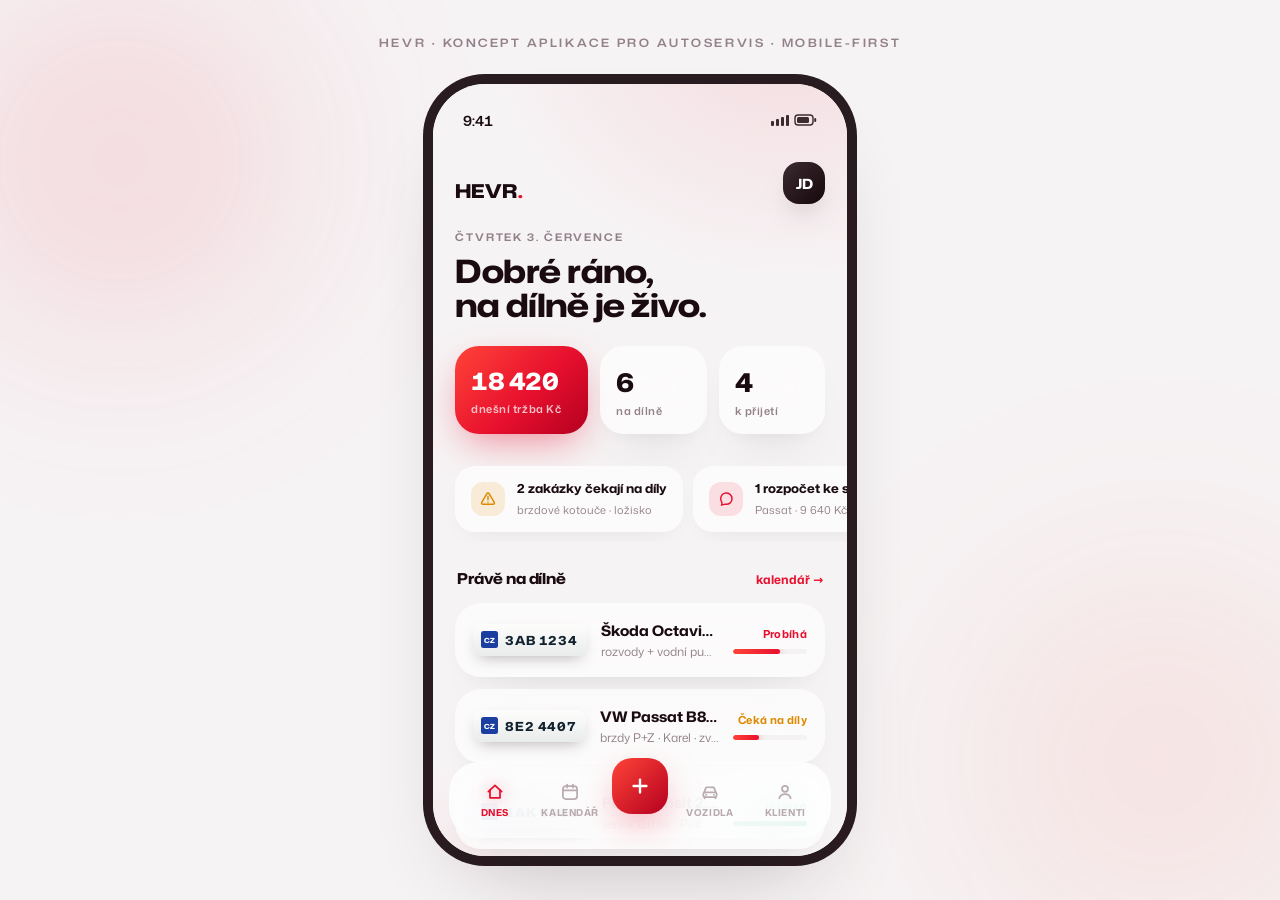
<file: hevr/index.html>
<!doctype html>
<html lang="cs">
<head>
<meta charset="utf-8">
<meta name="viewport" content="width=device-width, initial-scale=1, viewport-fit=cover">
<meta name="theme-color" content="#0D0A0B">
<title>HEVR — systém pro autoservis (koncept)</title>
</head>
<body>

<style>
  @font-face{
    font-family:'Mona Sans';
    src:url([data-uri]) format('woff2-variations');
    font-weight:200 900;font-stretch:75% 125%;font-style:normal;font-display:block;
    unicode-range:U+0000-00FF,U+0131,U+0152-0153,U+02BB-02BC,U+02C6,U+02DA,U+02DC,U+2000-206F,U+2074,U+20AC,U+2122,U+2191,U+2193,U+2212,U+2215,U+FEFF,U+FFFD;
  }
  @font-face{
    font-family:'Mona Sans';
    src:url([data-uri]) format('woff2-variations');
    font-weight:200 900;font-stretch:75% 125%;font-style:normal;font-display:block;
    unicode-range:U+0100-02AF,U+0300-0301,U+0303-0304,U+0308-0309,U+0323,U+0329,U+1E00-1EFF,U+2020,U+20A0-20AB,U+20AD-20CF,U+2113,U+2C60-2C7F,U+A720-A7FF;
  }

  :root{
    --red:#E8102E;
    --red-deep:#B4001F;
    --red-hot:#FF4438;
    --ink:#1A0B10;
    --muted:#93818A;
    --faint:#B9ABB1;
    --ground:#F6F3F4;
    --glass:rgba(255,255,255,.66);
    --glass-strong:rgba(255,255,255,.82);
    --amber:#DD8A00;--amber-soft:rgba(221,138,0,.14);
    --green:#0E9E62;--green-soft:rgba(14,158,98,.13);
    --shadow-card:0 30px 60px -32px rgba(26,11,16,.22),0 10px 26px -14px rgba(26,11,16,.10);
    --shadow-float:0 40px 90px -40px rgba(26,11,16,.30);
    --glow-red:0 14px 38px -10px rgba(232,16,46,.50);
    --lane:rgba(26,11,16,.035);
  }
  :root[data-theme="dark"]{color-scheme:dark}
  @media (prefers-color-scheme:dark){:root:not([data-theme="light"]){
    --ink:#F7F0F2;--muted:#9A8B92;--faint:#6E6067;
    --ground:#0D0A0B;
    --glass:rgba(255,255,255,.055);
    --glass-strong:rgba(255,255,255,.09);
    --shadow-card:0 30px 70px -30px rgba(0,0,0,.65),0 0 60px -30px rgba(255,45,70,.14);
    --shadow-float:0 40px 100px -35px rgba(0,0,0,.75);
    --glow-red:0 14px 44px -8px rgba(255,30,60,.55);
    --lane:rgba(255,255,255,.035);
  }}
  :root[data-theme="dark"]{
    --ink:#F7F0F2;--muted:#9A8B92;--faint:#6E6067;
    --ground:#0D0A0B;
    --glass:rgba(255,255,255,.055);
    --glass-strong:rgba(255,255,255,.09);
    --shadow-card:0 30px 70px -30px rgba(0,0,0,.65),0 0 60px -30px rgba(255,45,70,.14);
    --shadow-float:0 40px 100px -35px rgba(0,0,0,.75);
    --glow-red:0 14px 44px -8px rgba(255,30,60,.55);
    --lane:rgba(255,255,255,.035);
  }

  *{box-sizing:border-box;margin:0}
  html,body{height:100%}
  body{
    font-family:'Mona Sans',system-ui,-apple-system,sans-serif;
    background:var(--ground);color:var(--ink);
    -webkit-font-smoothing:antialiased;
  }
  button{font:inherit;color:inherit;background:none;border:0;cursor:pointer;padding:0;text-align:left}
  button:focus-visible,a:focus-visible{outline:2px solid var(--red);outline-offset:3px;border-radius:8px}

  /* ---------- stage (desktop presentation) ---------- */
  .stage{
    min-height:100dvh;display:grid;place-items:center;padding:84px 20px 44px;
    position:relative;overflow:hidden;
  }
  .stage::before,.stage::after{
    content:"";position:absolute;border-radius:50%;filter:blur(90px);pointer-events:none;
  }
  .stage::before{width:560px;height:560px;left:-160px;top:-120px;background:radial-gradient(circle,rgba(232,16,46,.16),transparent 65%)}
  .stage::after{width:640px;height:640px;right:-200px;bottom:-180px;background:radial-gradient(circle,rgba(255,68,56,.12),transparent 65%)}
  .stage-note{
    position:absolute;top:34px;left:50%;transform:translateX(-50%);
    font-size:11.5px;letter-spacing:.22em;text-transform:uppercase;color:var(--muted);
    font-stretch:125%;font-weight:600;white-space:nowrap;
  }
  .phone{
    position:relative;z-index:1;
    width:min(414px,100%);height:min(880px,calc(100dvh - 128px));min-height:640px;
    border-radius:52px;background:var(--ground);
    box-shadow:var(--shadow-float),0 0 0 10px rgba(26,11,16,.92),0 0 0 12px rgba(255,255,255,.06);
    overflow:hidden;
  }
  @media (max-width:560px){
    .stage{padding:0}
    .stage-note{display:none}
    .phone{width:100%;height:100dvh;min-height:100dvh;border-radius:0;box-shadow:none}
  }

  /* ---------- app chrome ---------- */
  .app{position:relative;height:100%;overflow:hidden;
    background:
      radial-gradient(120% 55% at 85% -8%,rgba(232,16,46,.10),transparent 60%),
      radial-gradient(90% 40% at 0% 110%,rgba(232,16,46,.07),transparent 55%),
      var(--ground);
  }
  .statusbar{
    position:absolute;top:0;left:0;right:0;height:54px;z-index:30;
    display:flex;align-items:center;justify-content:space-between;
    padding:18px 30px 0;font-size:14px;font-weight:600;font-stretch:110%;
    pointer-events:none;font-variant-numeric:tabular-nums;
  }
  .statusbar svg{opacity:.85}

  .screen{
    position:absolute;inset:0;overflow-y:auto;scrollbar-width:none;
    padding:78px 22px 130px;
    opacity:0;pointer-events:none;transform:translateY(10px) scale(.995);
    transition:opacity .28s ease,transform .28s ease;
  }
  .screen::-webkit-scrollbar{display:none}
  .screen.active{opacity:1;pointer-events:auto;transform:none}
  @media (prefers-reduced-motion:reduce){
    .screen{transition:none}
    *{animation:none!important;transition:none!important}
  }

  /* ---------- shared bits ---------- */
  .eyebrow{font-size:10.5px;letter-spacing:.18em;text-transform:uppercase;color:var(--muted);font-weight:650;font-stretch:120%}
  .h-display{font-stretch:125%;font-weight:750;letter-spacing:-.015em;line-height:1.06}
  .num{font-variant-numeric:tabular-nums}

  .glass{
    background:var(--glass);
    backdrop-filter:blur(22px) saturate(1.25);-webkit-backdrop-filter:blur(22px) saturate(1.25);
    border-radius:26px;box-shadow:var(--shadow-card);
  }
  .chip{
    display:inline-flex;align-items:center;gap:6px;
    font-size:11px;font-weight:650;letter-spacing:.04em;
    padding:5px 11px;border-radius:999px;background:var(--glass-strong);
    backdrop-filter:blur(10px);-webkit-backdrop-filter:blur(10px);
    color:var(--muted);white-space:nowrap;
  }
  .chip.hot{background:linear-gradient(135deg,var(--red-hot),var(--red-deep));color:#fff;box-shadow:var(--glow-red)}
  .chip .dot{width:6px;height:6px;border-radius:50%;background:currentColor;opacity:.7}

  .topbar{display:flex;align-items:flex-end;justify-content:space-between;margin-bottom:22px}
  .back{
    display:inline-flex;align-items:center;gap:8px;color:var(--muted);
    font-size:13px;font-weight:650;margin-bottom:14px;
  }
  .avatar{
    width:42px;height:42px;border-radius:16px;flex:none;
    display:grid;place-items:center;color:#fff;font-weight:750;font-size:14px;font-stretch:115%;
    background:linear-gradient(135deg,#3A2A31,#17080C);
    box-shadow:0 14px 28px -14px rgba(26,11,16,.5);
  }

  /* ---------- dashboard ---------- */
  .brand{font-stretch:125%;font-weight:800;font-size:19px;letter-spacing:.02em}
  .brand em{font-style:normal;color:var(--red)}
  .hello{margin:26px 0 24px}
  .hello .eyebrow{margin-bottom:10px}
  .hello h1{font-size:32px}
  .hello h1 .h-display{display:block}

  .stat-row{display:grid;grid-template-columns:1.25fr 1fr 1fr;gap:12px;margin-bottom:28px}
  .stat{padding:18px 16px 15px;border-radius:24px}
  .stat .v{font-size:26px;font-weight:780;font-stretch:120%;letter-spacing:-.02em;margin-bottom:3px}
  .stat .l{font-size:11px;color:var(--muted);font-weight:600;letter-spacing:.05em}
  .stat.money{
    background:linear-gradient(135deg,var(--red-hot) 0%,var(--red) 55%,var(--red-deep) 100%);
    color:#fff;box-shadow:var(--glow-red);
  }
  .stat.money .l{color:rgba(255,255,255,.75)}
  .stat.money .v{font-size:24px;white-space:nowrap}

  .sec{display:flex;align-items:baseline;justify-content:space-between;margin:26px 2px 14px}
  .sec h2{font-size:15px;font-weight:750;font-stretch:118%;letter-spacing:-.01em}
  .sec a{font-size:12px;color:var(--red);font-weight:700;text-decoration:none}

  .job{width:100%;padding:17px 18px;margin-bottom:12px;display:flex;gap:14px;align-items:center}
  .job .plate-mini{flex:none}
  .job .mid{flex:1;min-width:0}
  .job .car{display:block;font-weight:720;font-stretch:112%;font-size:14.5px;margin-bottom:2px;white-space:nowrap;overflow:hidden;text-overflow:ellipsis}
  .job .meta{display:block;font-size:12px;color:var(--muted);white-space:nowrap;overflow:hidden;text-overflow:ellipsis}
  .job .right{text-align:right;flex:none;display:grid;justify-items:end;gap:7px}
  .job .state{font-size:11px;font-weight:700;letter-spacing:.03em}
  .state.working{color:var(--red)}
  .state.waiting{color:var(--amber)}
  .state.done{color:var(--green)}
  .bar{width:74px;height:5px;border-radius:99px;background:var(--lane);overflow:hidden}
  .bar i{display:block;height:100%;border-radius:99px;background:linear-gradient(90deg,var(--red-hot),var(--red));box-shadow:0 0 10px rgba(232,16,46,.55)}
  .bar.g i{background:var(--green);box-shadow:none}

  .plate-mini{
    font-stretch:118%;font-weight:750;font-size:12.5px;letter-spacing:.05em;
    padding:7px 10px 7px 8px;border-radius:9px;color:#12222E;
    background:linear-gradient(180deg,#FDFDFC,#E9ECEC);
    box-shadow:0 6px 16px -6px rgba(26,11,16,.35);
    display:inline-flex;align-items:center;gap:7px;font-variant-numeric:tabular-nums;
  }
  .plate-mini::before{content:"CZ";font-size:7px;font-weight:800;color:#fff;background:#1B3FA0;border-radius:2.5px;padding:4px 3px 3px;letter-spacing:.02em}
  :root[data-theme="dark"] .plate-mini{box-shadow:0 6px 20px -6px rgba(0,0,0,.7)}

  .alerts{display:flex;gap:10px;overflow-x:auto;scrollbar-width:none;margin:0 -22px;padding:4px 22px 10px}
  .alerts::-webkit-scrollbar{display:none}
  .alert{
    flex:none;display:flex;gap:12px;align-items:center;padding:13px 16px;border-radius:20px;min-width:200px;
  }
  .alert .ic{width:34px;height:34px;border-radius:12px;display:grid;place-items:center;flex:none}
  .alert.warn .ic{background:var(--amber-soft);color:var(--amber)}
  .alert.ok .ic{background:var(--green-soft);color:var(--green)}
  .alert.hot .ic{background:rgba(232,16,46,.12);color:var(--red)}
  .alert b{display:block;font-size:12.5px;font-weight:720;font-stretch:110%}
  .alert span{font-size:11px;color:var(--muted)}

  .cap{padding:18px}
  .cap-row{display:grid;grid-template-columns:86px 1fr 44px;gap:12px;align-items:center;padding:8px 0}
  .cap-row .n{font-size:12.5px;font-weight:680;font-stretch:112%}
  .cap-row .pct{font-size:12px;color:var(--muted);text-align:right;font-weight:650}
  .cap-bar{height:7px;border-radius:99px;background:var(--lane);overflow:hidden}
  .cap-bar i{display:block;height:100%;border-radius:99px;background:linear-gradient(90deg,var(--red-hot),var(--red-deep))}
  .cap-bar.mid i{background:linear-gradient(90deg,#FFB199,var(--red-hot));opacity:.75}
  .cap-bar.low i{background:var(--faint);opacity:.5}

  /* ---------- calendar ---------- */
  .days{display:flex;gap:8px;overflow-x:auto;scrollbar-width:none;margin:18px -22px 16px;padding:6px 22px}
  .days::-webkit-scrollbar{display:none}
  .day{
    flex:none;width:56px;padding:10px 0 9px;border-radius:18px;text-align:center;
    background:var(--glass);backdrop-filter:blur(12px);-webkit-backdrop-filter:blur(12px);
    box-shadow:var(--shadow-card);
  }
  .day .dw{font-size:10px;text-transform:uppercase;letter-spacing:.12em;color:var(--muted);font-weight:700}
  .day .dn{font-size:17px;font-weight:760;font-stretch:115%;margin-top:2px}
  .day.on{background:linear-gradient(150deg,var(--red-hot),var(--red-deep));box-shadow:var(--glow-red)}
  .day.on .dw,.day.on .dn{color:#fff}
  .mechs{display:flex;gap:8px;overflow-x:auto;scrollbar-width:none;margin:0 -22px 18px;padding:2px 22px 8px}
  .mechs::-webkit-scrollbar{display:none}

  .board{display:grid;grid-template-columns:44px 1fr;gap:10px}
  .times{display:grid;grid-template-rows:repeat(18,30px);padding-top:34px}
  .times span{font-size:10.5px;color:var(--faint);font-weight:650;transform:translateY(-6px);font-variant-numeric:tabular-nums}
  .lanes{display:grid;grid-template-columns:repeat(3,minmax(96px,1fr));gap:10px;overflow-x:auto}
  .lane{min-width:0}
  .lane h3{
    font-size:10.5px;text-transform:uppercase;letter-spacing:.1em;color:var(--muted);
    font-weight:750;font-stretch:120%;text-align:center;margin-bottom:8px;height:26px;
    display:flex;align-items:center;justify-content:center;gap:5px;white-space:nowrap;
  }
  .lane h3 .dot{width:6px;height:6px;border-radius:50%;background:var(--red)}
  .slots{display:grid;grid-template-rows:repeat(18,30px);gap:0;border-radius:18px;background:var(--lane);position:relative}
  .ev{
    margin:2px 5px;border-radius:14px;padding:8px 10px;overflow:hidden;width:calc(100% - 10px);
    background:var(--glass-strong);backdrop-filter:blur(14px);-webkit-backdrop-filter:blur(14px);
    box-shadow:var(--shadow-card);
  }
  .ev b{display:block;font-size:11px;font-weight:750;font-stretch:112%;white-space:nowrap;overflow:hidden;text-overflow:ellipsis;font-variant-numeric:tabular-nums}
  .ev span{font-size:10px;color:var(--muted);white-space:nowrap;overflow:hidden;text-overflow:ellipsis;display:block}
  .ev.hot{background:linear-gradient(160deg,var(--red-hot),var(--red-deep));box-shadow:var(--glow-red)}
  .ev.hot b{color:#fff}.ev.hot span{color:rgba(255,255,255,.78)}
  .ev.dim{opacity:.62}
  .nowline{position:absolute;left:2px;right:2px;top:calc(30px*5.5);height:2px;border-radius:2px;background:var(--red);box-shadow:0 0 12px rgba(232,16,46,.8);z-index:2}
  .nowline::before{content:"";position:absolute;left:-3px;top:-3px;width:8px;height:8px;border-radius:50%;background:var(--red);box-shadow:0 0 10px rgba(232,16,46,.9)}

  /* ---------- vehicles ---------- */
  .search{
    display:flex;align-items:center;gap:10px;padding:14px 18px;border-radius:20px;margin:18px 0 20px;
    color:var(--muted);font-size:14px;
  }
  .vrow{width:100%;display:flex;align-items:center;gap:14px;padding:15px 16px;margin-bottom:11px}
  .vrow .mid{flex:1;min-width:0}
  .vrow .car{font-size:14.5px;font-weight:730;font-stretch:112%;margin-bottom:2px}
  .vrow .sub{font-size:12px;color:var(--muted)}
  .vrow .go{color:var(--faint)}

  /* vehicle detail */
  .plate-big{
    display:inline-flex;align-items:center;gap:12px;
    font-stretch:120%;font-weight:800;font-size:30px;letter-spacing:.06em;font-variant-numeric:tabular-nums;
    padding:14px 22px 14px 16px;border-radius:16px;color:#12222E;
    background:linear-gradient(180deg,#FFFFFF,#E7EBEB);
    box-shadow:var(--shadow-card);
    margin:4px 0 16px;
  }
  .plate-big::before{content:"CZ";font-size:11px;font-weight:800;color:#fff;background:#1B3FA0;border-radius:5px;padding:11px 7px;letter-spacing:.03em}
  .vhead h1{font-size:24px;margin-bottom:6px}
  .vhead .sub{font-size:13px;color:var(--muted);margin-bottom:16px}
  .vfacts{display:grid;grid-template-columns:repeat(3,1fr);gap:10px;margin:18px 0 6px}
  .vfact{padding:13px 14px;border-radius:20px}
  .vfact .l{font-size:10px;text-transform:uppercase;letter-spacing:.1em;color:var(--muted);font-weight:700;margin-bottom:4px}
  .vfact .v{font-size:13px;font-weight:740;font-stretch:112%;font-variant-numeric:tabular-nums;white-space:nowrap}
  .vfact.warn .v{color:var(--amber)}

  .lifeline{margin-top:6px;position:relative;padding-left:22px}
  .lifeline::before{content:"";position:absolute;left:5px;top:8px;bottom:14px;width:2px;border-radius:2px;
    background:linear-gradient(180deg,var(--red),transparent)}
  .lentry{position:relative;padding:2px 0 22px}
  .lentry::before{content:"";position:absolute;left:-22px;top:7px;width:12px;height:12px;border-radius:50%;
    background:var(--red);box-shadow:0 0 0 4px var(--ground),0 0 14px rgba(232,16,46,.7)}
  .lentry.past::before{background:var(--faint);box-shadow:0 0 0 4px var(--ground)}
  .lentry .when{font-size:11px;color:var(--muted);font-weight:650;letter-spacing:.04em;margin-bottom:4px;font-variant-numeric:tabular-nums}
  .lentry .what{font-size:14.5px;font-weight:730;font-stretch:110%;margin-bottom:3px}
  .lentry .who{font-size:12px;color:var(--muted)}
  .lentry .cost{float:right;font-size:14px;font-weight:760;font-stretch:115%;font-variant-numeric:tabular-nums}
  .thumbs{display:flex;gap:8px;margin-top:10px}
  .thumb{
    width:64px;height:48px;border-radius:12px;flex:none;position:relative;overflow:hidden;
    background:linear-gradient(140deg,#4A3A42 0%,#241A1F 60%,#17080C 100%);
    box-shadow:0 10px 22px -10px rgba(26,11,16,.45);
  }
  .thumb::after{content:"";position:absolute;inset:0;background:radial-gradient(80% 60% at 70% 20%,rgba(255,255,255,.22),transparent 60%)}
  .thumb.more{display:grid;place-items:center;color:#fff;font-size:11px;font-weight:750;background:linear-gradient(140deg,var(--red-hot),var(--red-deep))}
  .thumb.more::after{content:none}

  /* ---------- order detail ---------- */
  .ohead{margin-bottom:20px}
  .ohead .row{display:flex;align-items:center;gap:12px;margin-bottom:12px;flex-wrap:wrap}
  .ohead h1{font-size:22px}
  .stepper{display:flex;gap:6px;margin:18px 0 6px}
  .step{flex:1;text-align:center}
  .step .t{height:5px;border-radius:99px;background:var(--lane);margin-bottom:7px}
  .step.doneS .t{background:linear-gradient(90deg,var(--red-hot),var(--red));box-shadow:0 0 10px rgba(232,16,46,.4)}
  .step .l{font-size:9px;text-transform:uppercase;letter-spacing:.08em;color:var(--faint);font-weight:700}
  .step.doneS .l{color:var(--red)}
  .step.now .l{color:var(--ink)}

  .task{display:flex;gap:13px;align-items:center;padding:13px 16px;margin-bottom:10px}
  .tick{width:26px;height:26px;border-radius:10px;flex:none;display:grid;place-items:center;background:var(--lane);color:transparent}
  .task.doneT .tick{background:linear-gradient(135deg,var(--red-hot),var(--red-deep));color:#fff;box-shadow:var(--glow-red)}
  .task .mid{flex:1;min-width:0}
  .task b{font-size:13.5px;font-weight:700;font-stretch:110%;display:block}
  .task.doneT b{opacity:.55;text-decoration:line-through;text-decoration-thickness:1.5px}
  .task span{font-size:11.5px;color:var(--muted)}
  .task .p{font-size:13px;font-weight:740;font-variant-numeric:tabular-nums;flex:none}

  .photos{display:grid;grid-template-columns:repeat(3,1fr);gap:10px}
  .photo{aspect-ratio:4/3;border-radius:16px;position:relative;overflow:hidden;
    background:linear-gradient(150deg,#584550 0%,#2C2026 55%,#150B10 100%);
    box-shadow:0 14px 30px -14px rgba(26,11,16,.5)}
  .photo::after{content:"";position:absolute;inset:0;background:radial-gradient(90% 60% at 75% 15%,rgba(255,255,255,.20),transparent 55%)}
  .photo .tag{position:absolute;left:8px;bottom:8px;z-index:1;font-size:9px;font-weight:750;letter-spacing:.06em;text-transform:uppercase;color:#fff;background:rgba(0,0,0,.4);backdrop-filter:blur(6px);padding:4px 8px;border-radius:99px}
  .photo.add{display:grid;place-items:center;background:var(--glass);box-shadow:var(--shadow-card);color:var(--red)}
  .photo.add::after{content:none}
  .photo.add span{font-size:11px;font-weight:700;color:var(--muted);margin-top:4px}

  .total{display:flex;align-items:center;justify-content:space-between;padding:19px 20px;margin-top:16px}
  .total .l{font-size:12px;color:var(--muted);font-weight:650;letter-spacing:.04em}
  .total .v{font-size:24px;font-weight:790;font-stretch:120%;letter-spacing:-.01em;font-variant-numeric:tabular-nums}
  .total .v small{font-size:12px;font-weight:650;color:var(--muted);letter-spacing:0}

  .cta{
    width:100%;display:flex;align-items:center;justify-content:center;gap:10px;
    padding:17px;border-radius:22px;margin-top:14px;
    background:linear-gradient(135deg,var(--red-hot),var(--red) 55%,var(--red-deep));
    color:#fff;font-weight:750;font-size:15px;font-stretch:112%;letter-spacing:.01em;
    box-shadow:var(--glow-red);
  }
  .cta.ghost{background:var(--glass);color:var(--ink);box-shadow:var(--shadow-card)}

  /* ---------- clients ---------- */
  .crow{width:100%;display:flex;align-items:center;gap:14px;padding:14px 16px;margin-bottom:11px}
  .crow .who{flex:1;min-width:0}
  .crow b{font-size:14.5px;font-weight:730;font-stretch:110%;display:block;margin-bottom:2px}
  .crow span{font-size:12px;color:var(--muted)}
  .crow .amt{text-align:right;flex:none}
  .crow .amt b{font-size:13.5px;font-variant-numeric:tabular-nums}
  .crow .amt span{font-size:10.5px}

  /* ---------- bottom nav ---------- */
  .nav{
    position:absolute;left:16px;right:16px;bottom:18px;z-index:40;
    display:grid;grid-template-columns:1fr 1fr 64px 1fr 1fr;align-items:center;
    padding:10px 8px;border-radius:30px;
    background:var(--glass-strong);
    backdrop-filter:blur(26px) saturate(1.4);-webkit-backdrop-filter:blur(26px) saturate(1.4);
    box-shadow:var(--shadow-float);
  }
  .nav button{display:grid;justify-items:center;gap:4px;color:var(--faint);padding:6px 0;text-align:center}
  .nav button span{font-size:9.5px;font-weight:720;letter-spacing:.06em;text-transform:uppercase}
  .nav button.on{color:var(--red)}
  .nav button.on svg{filter:drop-shadow(0 0 8px rgba(232,16,46,.6))}
  .nav .plus{
    width:56px;height:56px;border-radius:20px;justify-self:center;display:grid;place-items:center;
    background:linear-gradient(135deg,var(--red-hot),var(--red-deep));color:#fff;
    box-shadow:var(--glow-red);transform:translateY(-14px);
  }

  /* sheet */
  .sheet-back{position:absolute;inset:0;z-index:50;background:rgba(13,6,9,.45);backdrop-filter:blur(6px);-webkit-backdrop-filter:blur(6px);
    opacity:0;pointer-events:none;transition:opacity .25s ease}
  .sheet-back.open{opacity:1;pointer-events:auto}
  .sheet{
    position:absolute;left:12px;right:12px;bottom:12px;z-index:51;
    padding:22px 20px 18px;border-radius:34px;
    background:var(--glass-strong);backdrop-filter:blur(30px) saturate(1.5);-webkit-backdrop-filter:blur(30px) saturate(1.5);
    box-shadow:var(--shadow-float);
    transform:translateY(110%);transition:transform .32s cubic-bezier(.32,.9,.35,1);
  }
  .sheet.open{transform:none}
  .sheet h2{font-size:17px;font-weight:770;font-stretch:118%;margin:6px 0 16px}
  .sheet .grab{width:38px;height:4px;border-radius:99px;background:var(--faint);opacity:.5;margin:0 auto}
  .srow{width:100%;display:flex;gap:14px;align-items:center;padding:13px 12px;border-radius:18px}
  .srow:hover{background:var(--lane)}
  .srow .ic{width:42px;height:42px;border-radius:15px;display:grid;place-items:center;color:#fff;flex:none;
    background:linear-gradient(135deg,var(--red-hot),var(--red-deep));box-shadow:var(--glow-red)}
  .srow .ic.alt{background:linear-gradient(135deg,#3A2A31,#17080C);box-shadow:0 12px 26px -12px rgba(26,11,16,.6)}
  .srow b{font-size:14px;font-weight:730;font-stretch:110%;display:block}
  .srow span{font-size:11.5px;color:var(--muted)}
</style>

<div class="stage">
  <div class="stage-note">HEVR · koncept aplikace pro autoservis · mobile-first</div>
  <div class="phone"><div class="app">

    <div class="statusbar">
      <span class="num">9:41</span>
      <svg width="46" height="12" viewBox="0 0 46 12" fill="currentColor" aria-hidden="true">
        <rect x="0" y="7" width="3" height="5" rx="1"/><rect x="5" y="5" width="3" height="7" rx="1"/><rect x="10" y="3" width="3" height="9" rx="1"/><rect x="15" y="1" width="3" height="11" rx="1"/>
        <rect x="24" y="1" width="18" height="10" rx="3" fill="none" stroke="currentColor" stroke-width="1.4"/><rect x="26" y="3" width="12" height="6" rx="1.5"/><rect x="43.2" y="4" width="2" height="4" rx="1"/>
      </svg>
    </div>

    <!-- ============ DNES / DASHBOARD ============ -->
    <section class="screen active" id="dnes">
      <div class="topbar">
        <div class="brand">HEVR<em>.</em></div>
        <div class="avatar">JD</div>
      </div>
      <div class="hello">
        <div class="eyebrow">Čtvrtek 3. července</div>
        <h1 class="h-display">Dobré ráno,<br>na dílně je živo.</h1>
      </div>

      <div class="stat-row">
        <div class="stat money glass"><div class="v num">18 420</div><div class="l">dnešní tržba Kč</div></div>
        <div class="stat glass"><div class="v num">6</div><div class="l">na dílně</div></div>
        <div class="stat glass"><div class="v num">4</div><div class="l">k přijetí</div></div>
      </div>

      <div class="alerts">
        <div class="alert glass warn">
          <div class="ic"><svg width="16" height="16" viewBox="0 0 24 24" fill="none" stroke="currentColor" stroke-width="2.2" stroke-linecap="round"><path d="M12 8v5M12 16.8v.2"/><path d="M10.3 3.8 2.6 17a2 2 0 0 0 1.7 3h15.4a2 2 0 0 0 1.7-3L13.7 3.8a2 2 0 0 0-3.4 0Z"/></svg></div>
          <div><b>2 zakázky čekají na díly</b><span>brzdové kotouče · ložisko</span></div>
        </div>
        <div class="alert glass hot">
          <div class="ic"><svg width="16" height="16" viewBox="0 0 24 24" fill="none" stroke="currentColor" stroke-width="2.2" stroke-linecap="round"><path d="M21 11.5a8.4 8.4 0 0 1-9.3 8.4c-1.3-.1-2-.2-2.6.1L5.5 21l.4-3c.1-.7-.2-1.4-.7-2.2A8.5 8.5 0 1 1 21 11.5Z"/></svg></div>
          <div><b>1 rozpočet ke schválení</b><span>Passat · 9 640 Kč · odesláno SMS</span></div>
        </div>
        <div class="alert glass ok">
          <div class="ic"><svg width="16" height="16" viewBox="0 0 24 24" fill="none" stroke="currentColor" stroke-width="2.4" stroke-linecap="round" stroke-linejoin="round"><path d="m4.5 12.5 5 5L19.5 7"/></svg></div>
          <div><b>Octavia připravena</b><span>zákazník dorazí v 16:30</span></div>
        </div>
      </div>

      <div class="sec"><h2>Právě na dílně</h2><a href="#" onclick="go('kalendar');return false">kalendář →</a></div>

      <button class="job glass" onclick="go('zakazka')">
        <span class="plate-mini num">3AB 1234</span>
        <span class="mid"><span class="car">Škoda Octavia III 2.0 TDI</span><span class="meta">rozvody + vodní pumpa · Tomáš · zvedák 1</span></span>
        <span class="right"><span class="state working">Probíhá</span><span class="bar"><i style="width:64%"></i></span></span>
      </button>
      <button class="job glass" onclick="go('zakazka')">
        <span class="plate-mini num">8E2 4407</span>
        <span class="mid"><span class="car">VW Passat B8 1.6 TDI</span><span class="meta">brzdy P+Z · Karel · zvedák 2</span></span>
        <span class="right"><span class="state waiting">Čeká na díly</span><span class="bar"><i style="width:35%"></i></span></span>
      </button>
      <button class="job glass" onclick="go('zakazka')">
        <span class="plate-mini num">1AK 9902</span>
        <span class="mid"><span class="car">Ford Transit 2.0 EcoBlue</span><span class="meta">servis 120 tis. · Petr · stání 1</span></span>
        <span class="right"><span class="state done">Hotovo</span><span class="bar g"><i style="width:100%"></i></span></span>
      </button>

      <div class="sec"><h2>Vytížení dílny</h2><span class="chip"><span class="dot"></span>dnes 78 %</span></div>
      <div class="cap glass">
        <div class="cap-row"><span class="n">Zvedák 1</span><span class="cap-bar"><i style="width:92%"></i></span><span class="pct num">92 %</span></div>
        <div class="cap-row"><span class="n">Zvedák 2</span><span class="cap-bar"><i style="width:84%"></i></span><span class="pct num">84 %</span></div>
        <div class="cap-row"><span class="n">Stání 1</span><span class="cap-bar mid"><i style="width:58%"></i></span><span class="pct num">58 %</span></div>
        <div class="cap-row"><span class="n">Geometrie</span><span class="cap-bar low"><i style="width:25%"></i></span><span class="pct num">25 %</span></div>
      </div>
    </section>

    <!-- ============ KALENDÁŘ ============ -->
    <section class="screen" id="kalendar">
      <div class="topbar">
        <div>
          <div class="eyebrow">Plánování</div>
          <h1 class="h-display" style="font-size:26px;margin-top:6px">Kalendář dílny</h1>
        </div>
        <div class="avatar">JD</div>
      </div>

      <div class="days">
        <div class="day"><div class="dw">Po</div><div class="dn num">30</div></div>
        <div class="day"><div class="dw">Út</div><div class="dn num">1</div></div>
        <div class="day"><div class="dw">St</div><div class="dn num">2</div></div>
        <div class="day on"><div class="dw">Čt</div><div class="dn num">3</div></div>
        <div class="day"><div class="dw">Pá</div><div class="dn num">4</div></div>
        <div class="day"><div class="dw">So</div><div class="dn num">5</div></div>
      </div>

      <div class="mechs">
        <span class="chip hot">Všichni</span>
        <span class="chip">Tomáš</span>
        <span class="chip">Karel</span>
        <span class="chip">Petr</span>
        <span class="chip">· Dovolená: Michal</span>
      </div>

      <div class="board">
        <div class="times">
          <span>8:00</span><span></span><span>9:00</span><span></span><span>10:00</span><span></span><span>11:00</span><span></span><span>12:00</span><span></span><span>13:00</span><span></span><span>14:00</span><span></span><span>15:00</span><span></span><span>16:00</span><span></span>
        </div>
        <div class="lanes">
          <div class="lane">
            <h3><span class="dot"></span>Zvedák 1</h3>
            <div class="slots">
              <div class="nowline"></div>
              <button class="ev hot" style="grid-row:1/span 5" onclick="go('zakazka')"><b>8:00 Octavia</b><span>rozvody · Tomáš</span></button>
              <button class="ev" style="grid-row:7/span 3" onclick="go('zakazka')"><b>11:00 Fabia</b><span>spojka · Tomáš</span></button>
              <button class="ev" style="grid-row:11/span 6" onclick="go('zakazka')"><b>13:00 X3</b><span>diagnostika · Karel</span></button>
            </div>
          </div>
          <div class="lane">
            <h3><span class="dot" style="background:var(--amber)"></span>Zvedák 2</h3>
            <div class="slots">
              <button class="ev" style="grid-row:2/span 4" onclick="go('zakazka')"><b>8:30 Passat</b><span>brzdy · Karel</span></button>
              <button class="ev dim" style="grid-row:8/span 4"><b>11:30 rezerva</b><span>čeká na díly</span></button>
              <button class="ev" style="grid-row:13/span 4" onclick="go('zakazka')"><b>14:00 Kodiaq</b><span>tlumiče · Petr</span></button>
            </div>
          </div>
          <div class="lane">
            <h3><span class="dot" style="background:var(--green)"></span>Stání 1</h3>
            <div class="slots">
              <button class="ev" style="grid-row:1/span 3" onclick="go('zakazka')"><b>8:00 Transit</b><span>servis · Petr</span></button>
              <button class="ev dim" style="grid-row:6/span 2"><b>10:30 pneu</b><span>přezutí · volné</span></button>
              <button class="ev" style="grid-row:12/span 3" onclick="go('zakazka')"><b>13:30 Superb</b><span>olej + filtry</span></button>
            </div>
          </div>
        </div>
      </div>
    </section>

    <!-- ============ VOZIDLA (SEZNAM) ============ -->
    <section class="screen" id="vozidla">
      <div class="topbar">
        <div>
          <div class="eyebrow">Kartotéka</div>
          <h1 class="h-display" style="font-size:26px;margin-top:6px">Vozidla</h1>
        </div>
        <div class="avatar">JD</div>
      </div>

      <div class="search glass">
        <svg width="17" height="17" viewBox="0 0 24 24" fill="none" stroke="currentColor" stroke-width="2.2" stroke-linecap="round"><circle cx="11" cy="11" r="7"/><path d="m20 20-3.4-3.4"/></svg>
        Hledat SPZ, VIN nebo majitele…
      </div>

      <button class="vrow glass" onclick="go('vozidlo')">
        <span class="plate-mini num">3AB 1234</span>
        <span class="mid"><span class="car">Škoda Octavia III</span><span class="sub">Jiří Novák · 12 návštěv · dnes na dílně</span></span>
        <svg class="go" width="16" height="16" viewBox="0 0 24 24" fill="none" stroke="currentColor" stroke-width="2.4" stroke-linecap="round"><path d="m9 5 7 7-7 7"/></svg>
      </button>
      <button class="vrow glass" onclick="go('vozidlo')">
        <span class="plate-mini num">8E2 4407</span>
        <span class="mid"><span class="car">VW Passat B8</span><span class="sub">Marie Dvořáková · 5 návštěv</span></span>
        <svg class="go" width="16" height="16" viewBox="0 0 24 24" fill="none" stroke="currentColor" stroke-width="2.4" stroke-linecap="round"><path d="m9 5 7 7-7 7"/></svg>
      </button>
      <button class="vrow glass" onclick="go('vozidlo')">
        <span class="plate-mini num">1AK 9902</span>
        <span class="mid"><span class="car">Ford Transit</span><span class="sub">Stavby Beneš s.r.o. · 9 návštěv</span></span>
        <svg class="go" width="16" height="16" viewBox="0 0 24 24" fill="none" stroke="currentColor" stroke-width="2.4" stroke-linecap="round"><path d="m9 5 7 7-7 7"/></svg>
      </button>
      <button class="vrow glass" onclick="go('vozidlo')">
        <span class="plate-mini num">5T4 8213</span>
        <span class="mid"><span class="car">BMW X3 xDrive20d</span><span class="sub">Pavel Král · 3 návštěvy · STK končí za 24 dní</span></span>
        <svg class="go" width="16" height="16" viewBox="0 0 24 24" fill="none" stroke="currentColor" stroke-width="2.4" stroke-linecap="round"><path d="m9 5 7 7-7 7"/></svg>
      </button>
      <button class="vrow glass" onclick="go('vozidlo')">
        <span class="plate-mini num">2SX 7719</span>
        <span class="mid"><span class="car">Škoda Kodiaq</span><span class="sub">Lenka Malá · 6 návštěv</span></span>
        <svg class="go" width="16" height="16" viewBox="0 0 24 24" fill="none" stroke="currentColor" stroke-width="2.4" stroke-linecap="round"><path d="m9 5 7 7-7 7"/></svg>
      </button>
    </section>

    <!-- ============ KARTA VOZIDLA ============ -->
    <section class="screen" id="vozidlo">
      <button class="back" onclick="go('vozidla')">
        <svg width="15" height="15" viewBox="0 0 24 24" fill="none" stroke="currentColor" stroke-width="2.6" stroke-linecap="round"><path d="M15 5l-7 7 7 7"/></svg>
        Vozidla
      </button>

      <div class="vhead">
        <div class="plate-big num">3AB 1234</div>
        <h1 class="h-display">Škoda Octavia III</h1>
        <div class="sub">2.0 TDI 110 kW · 2017 · VIN TMBJG7NE5H0123456 <span style="color:var(--green);font-weight:700">· ověřen</span></div>
        <div style="display:flex;gap:8px;flex-wrap:wrap">
          <span class="chip"><span class="dot" style="background:var(--red)"></span>dnes na dílně</span>
          <span class="chip">Jiří Novák · 720 601 224</span>
        </div>
      </div>

      <div class="vfacts">
        <div class="vfact glass"><div class="l">Najeto</div><div class="v num">182 400 km</div></div>
        <div class="vfact glass warn"><div class="l">STK do</div><div class="v num">09 / 2026</div></div>
        <div class="vfact glass"><div class="l">Utraceno</div><div class="v num">46 280 Kč</div></div>
      </div>

      <div class="sec"><h2>Servisní historie</h2><a href="#" onclick="return false">12 záznamů</a></div>

      <div class="lifeline">
        <div class="lentry">
          <div class="when">DNES · ZAK-2026-0341</div>
          <span class="cost num">12 400 Kč</span>
          <div class="what">Rozvody + vodní pumpa</div>
          <div class="who">Tomáš · zvedák 1 · probíhá</div>
          <div class="thumbs"><div class="thumb"></div><div class="thumb"></div><button class="thumb more">+4</button></div>
        </div>
        <div class="lentry past">
          <div class="when">14. 3. 2026 · 176 210 km</div>
          <span class="cost num">4 850 Kč</span>
          <div class="what">Brzdy přední — kotouče a desky</div>
          <div class="who">Karel · zaplaceno kartou</div>
        </div>
        <div class="lentry past">
          <div class="when">2. 11. 2025 · 168 930 km</div>
          <span class="cost num">3 120 Kč</span>
          <div class="what">Servis — olej, filtry, kontrola</div>
          <div class="who">Petr · zaplaceno hotově</div>
          <div class="thumbs"><div class="thumb"></div></div>
        </div>
        <div class="lentry past">
          <div class="when">6. 6. 2025 · 161 480 km</div>
          <span class="cost num">7 980 Kč</span>
          <div class="what">Spojkové ložisko + výměna oleje DSG</div>
          <div class="who">Tomáš · fakturováno</div>
        </div>
      </div>

      <button class="cta" onclick="go('zakazka')">
        <svg width="17" height="17" viewBox="0 0 24 24" fill="none" stroke="currentColor" stroke-width="2.4" stroke-linecap="round"><path d="M12 5v14M5 12h14"/></svg>
        Nová zakázka pro toto vozidlo
      </button>
    </section>

    <!-- ============ DETAIL ZAKÁZKY ============ -->
    <section class="screen" id="zakazka">
      <button class="back" onclick="go('dnes')">
        <svg width="15" height="15" viewBox="0 0 24 24" fill="none" stroke="currentColor" stroke-width="2.6" stroke-linecap="round"><path d="M15 5l-7 7 7 7"/></svg>
        Dnes
      </button>

      <div class="ohead">
        <div class="row">
          <span class="plate-mini num">3AB 1234</span>
          <span class="chip hot">ZAK-2026-0341</span>
        </div>
        <h1 class="h-display">Rozvody + vodní pumpa</h1>
        <div style="font-size:13px;color:var(--muted);margin-top:6px">Octavia III · Tomáš · zvedák 1 · předání dnes 16:30</div>

        <div class="stepper">
          <div class="step doneS"><div class="t"></div><div class="l">Přijato</div></div>
          <div class="step doneS"><div class="t"></div><div class="l">Diagnóza</div></div>
          <div class="step doneS now"><div class="t"></div><div class="l">Oprava</div></div>
          <div class="step"><div class="t"></div><div class="l">Kontrola</div></div>
          <div class="step"><div class="t"></div><div class="l">Předání</div></div>
        </div>
      </div>

      <div class="sec"><h2>Úkony</h2><span class="chip">4 / 6 hotovo</span></div>

      <div class="task glass doneT">
        <span class="tick"><svg width="13" height="13" viewBox="0 0 24 24" fill="none" stroke="currentColor" stroke-width="3.2" stroke-linecap="round" stroke-linejoin="round"><path d="m4.5 12.5 5 5L19.5 7"/></svg></span>
        <span class="mid"><b>Demontáž krytů a řemene</b><span>0,8 h · Tomáš</span></span>
        <span class="p num">760 Kč</span>
      </div>
      <div class="task glass doneT">
        <span class="tick"><svg width="13" height="13" viewBox="0 0 24 24" fill="none" stroke="currentColor" stroke-width="3.2" stroke-linecap="round" stroke-linejoin="round"><path d="m4.5 12.5 5 5L19.5 7"/></svg></span>
        <span class="mid"><b>Sada rozvodů Continental CT1168K2</b><span>díl · skladem</span></span>
        <span class="p num">4 320 Kč</span>
      </div>
      <div class="task glass doneT">
        <span class="tick"><svg width="13" height="13" viewBox="0 0 24 24" fill="none" stroke="currentColor" stroke-width="3.2" stroke-linecap="round" stroke-linejoin="round"><path d="m4.5 12.5 5 5L19.5 7"/></svg></span>
        <span class="mid"><b>Vodní pumpa + chladicí kapalina</b><span>díl · skladem</span></span>
        <span class="p num">2 180 Kč</span>
      </div>
      <div class="task glass doneT">
        <span class="tick"><svg width="13" height="13" viewBox="0 0 24 24" fill="none" stroke="currentColor" stroke-width="3.2" stroke-linecap="round" stroke-linejoin="round"><path d="m4.5 12.5 5 5L19.5 7"/></svg></span>
        <span class="mid"><b>Montáž a seřízení rozvodů</b><span>2,5 h · Tomáš</span></span>
        <span class="p num">3 400 Kč</span>
      </div>
      <div class="task glass">
        <span class="tick"></span>
        <span class="mid"><b>Zkušební jízda</b><span>0,5 h · naplánováno 15:30</span></span>
        <span class="p num">480 Kč</span>
      </div>
      <div class="task glass">
        <span class="tick"></span>
        <span class="mid"><b>Výstupní kontrola + protokol</b><span>0,4 h · před předáním</span></span>
        <span class="p num">1 260 Kč</span>
      </div>

      <div class="sec"><h2>Fotodokumentace</h2><a href="#" onclick="return false">sdílet →</a></div>
      <div class="photos">
        <div class="photo"><span class="tag">Před</span></div>
        <div class="photo"><span class="tag">Průběh</span></div>
        <button class="photo add">
          <svg width="20" height="20" viewBox="0 0 24 24" fill="none" stroke="currentColor" stroke-width="2.4" stroke-linecap="round"><path d="M12 5v14M5 12h14"/></svg>
        </button>
      </div>

      <div class="total glass">
        <span class="l">CELKEM VČ. DPH</span>
        <span class="v num">12 400 Kč <small>· záloha 3 000 Kč</small></span>
      </div>

      <button class="cta" onclick="return false">
        <svg width="17" height="17" viewBox="0 0 24 24" fill="none" stroke="currentColor" stroke-width="2.2" stroke-linecap="round"><path d="M21 11.5a8.4 8.4 0 0 1-9.3 8.4c-1.3-.1-2-.2-2.6.1L5.5 21l.4-3c.1-.7-.2-1.4-.7-2.2A8.5 8.5 0 1 1 21 11.5Z"/></svg>
        Poslat zákazníkovi stav SMS
      </button>
      <button class="cta ghost" onclick="return false">Vystavit fakturu · QR platba</button>
    </section>

    <!-- ============ KLIENTI ============ -->
    <section class="screen" id="klienti">
      <div class="topbar">
        <div>
          <div class="eyebrow">Vztahy</div>
          <h1 class="h-display" style="font-size:26px;margin-top:6px">Klienti</h1>
        </div>
        <div class="avatar">JD</div>
      </div>

      <div class="search glass">
        <svg width="17" height="17" viewBox="0 0 24 24" fill="none" stroke="currentColor" stroke-width="2.2" stroke-linecap="round"><circle cx="11" cy="11" r="7"/><path d="m20 20-3.4-3.4"/></svg>
        Hledat jméno nebo telefon…
      </div>

      <button class="crow glass" onclick="go('vozidlo')">
        <span class="avatar" style="border-radius:16px">JN</span>
        <span class="who"><b>Jiří Novák</b><span>Octavia III · 720 601 224</span></span>
        <span class="amt"><b class="num">46 280 Kč</b><span>12 návštěv</span></span>
      </button>
      <button class="crow glass" onclick="go('vozidlo')">
        <span class="avatar">MD</span>
        <span class="who"><b>Marie Dvořáková</b><span>Passat B8 · 604 118 902</span></span>
        <span class="amt"><b class="num">21 460 Kč</b><span>5 návštěv</span></span>
      </button>
      <button class="crow glass" onclick="go('vozidlo')">
        <span class="avatar">SB</span>
        <span class="who"><b>Stavby Beneš s.r.o.</b><span>3 vozidla · fakturace na IČO</span></span>
        <span class="amt"><b class="num">128 900 Kč</b><span>24 návštěv</span></span>
      </button>
      <button class="crow glass" onclick="go('vozidlo')">
        <span class="avatar">PK</span>
        <span class="who"><b>Pavel Král</b><span>BMW X3 · 733 400 187</span></span>
        <span class="amt"><b class="num">17 350 Kč</b><span>3 návštěvy</span></span>
      </button>
    </section>

    <!-- ============ NAV ============ -->
    <nav class="nav">
      <button class="on" data-nav="dnes" onclick="go('dnes')">
        <svg width="20" height="20" viewBox="0 0 24 24" fill="none" stroke="currentColor" stroke-width="2.1" stroke-linecap="round" stroke-linejoin="round"><path d="M4 11.5 12 4l8 7.5"/><path d="M6 10v9h12v-9"/></svg>
        <span>Dnes</span>
      </button>
      <button data-nav="kalendar" onclick="go('kalendar')">
        <svg width="20" height="20" viewBox="0 0 24 24" fill="none" stroke="currentColor" stroke-width="2.1" stroke-linecap="round"><rect x="3.5" y="5" width="17" height="15.5" rx="3.5"/><path d="M3.5 10h17M8.5 3v3.6M15.5 3v3.6"/></svg>
        <span>Kalendář</span>
      </button>
      <button class="plus" aria-label="Nová zakázka" onclick="sheet(true)">
        <svg width="22" height="22" viewBox="0 0 24 24" fill="none" stroke="currentColor" stroke-width="2.6" stroke-linecap="round"><path d="M12 5v14M5 12h14"/></svg>
      </button>
      <button data-nav="vozidla vozidlo" onclick="go('vozidla')">
        <svg width="20" height="20" viewBox="0 0 24 24" fill="none" stroke="currentColor" stroke-width="2.1" stroke-linecap="round" stroke-linejoin="round"><path d="M5 12.5 6.8 7.6A2 2 0 0 1 8.7 6.3h6.6a2 2 0 0 1 1.9 1.3L19 12.5"/><rect x="4" y="12.5" width="16" height="5.5" rx="1.8"/><path d="M7.2 15.4h.2M16.6 15.4h.2"/><path d="M5.5 18v1.6M18.5 18v1.6"/></svg>
        <span>Vozidla</span>
      </button>
      <button data-nav="klienti zakazka" onclick="go('klienti')">
        <svg width="20" height="20" viewBox="0 0 24 24" fill="none" stroke="currentColor" stroke-width="2.1" stroke-linecap="round"><circle cx="12" cy="8.2" r="3.6"/><path d="M5.2 19.5c.8-3.2 3.6-4.9 6.8-4.9s6 1.7 6.8 4.9"/></svg>
        <span>Klienti</span>
      </button>
    </nav>

    <!-- ============ SHEET: NOVÁ ============ -->
    <div class="sheet-back" id="sheetback" onclick="sheet(false)"></div>
    <div class="sheet" id="sheet" role="dialog" aria-label="Nová položka">
      <div class="grab"></div>
      <h2>Co chceš založit?</h2>
      <button class="srow" onclick="sheet(false);go('zakazka')">
        <span class="ic"><svg width="18" height="18" viewBox="0 0 24 24" fill="none" stroke="currentColor" stroke-width="2.2" stroke-linecap="round" stroke-linejoin="round"><path d="M14.5 6.5a4.2 4.2 0 0 1 5 5L13 18a4.2 4.2 0 0 1-6.5-5.4"/><path d="M9.5 17.5a4.2 4.2 0 0 1-5-5L11 6a4.2 4.2 0 0 1 6.5 5.4"/></svg></span>
        <span><b>Nová zakázka</b><span>naskenuj SPZ, zbytek se doplní sám</span></span>
      </button>
      <button class="srow" onclick="sheet(false);go('kalendar')">
        <span class="ic alt"><svg width="18" height="18" viewBox="0 0 24 24" fill="none" stroke="currentColor" stroke-width="2.2" stroke-linecap="round"><rect x="3.5" y="5" width="17" height="15.5" rx="3.5"/><path d="M3.5 10h17M8.5 3v3.6M15.5 3v3.6"/></svg></span>
        <span><b>Rezervace termínu</b><span>timeslot na zvedák nebo mechanika</span></span>
      </button>
      <button class="srow" onclick="sheet(false);go('vozidlo')">
        <span class="ic alt"><svg width="18" height="18" viewBox="0 0 24 24" fill="none" stroke="currentColor" stroke-width="2.2" stroke-linecap="round" stroke-linejoin="round"><path d="M5 12.5 6.8 7.6A2 2 0 0 1 8.7 6.3h6.6a2 2 0 0 1 1.9 1.3L19 12.5"/><rect x="4" y="12.5" width="16" height="5.5" rx="1.8"/></svg></span>
        <span><b>Nové vozidlo</b><span>karta dle SPZ / VIN s dekódováním</span></span>
      </button>
    </div>

  </div></div>
</div>

<script>
  function go(id){
    document.querySelectorAll('.screen').forEach(s=>s.classList.toggle('active',s.id===id));
    document.querySelectorAll('.nav [data-nav]').forEach(b=>{
      b.classList.toggle('on',b.dataset.nav.split(' ').includes(id));
    });
    document.querySelectorAll('.screen.active').forEach(s=>s.scrollTop=0);
  }
  function sheet(open){
    document.getElementById('sheet').classList.toggle('open',open);
    document.getElementById('sheetback').classList.toggle('open',open);
  }
</script>

</body>
</html>
</file>
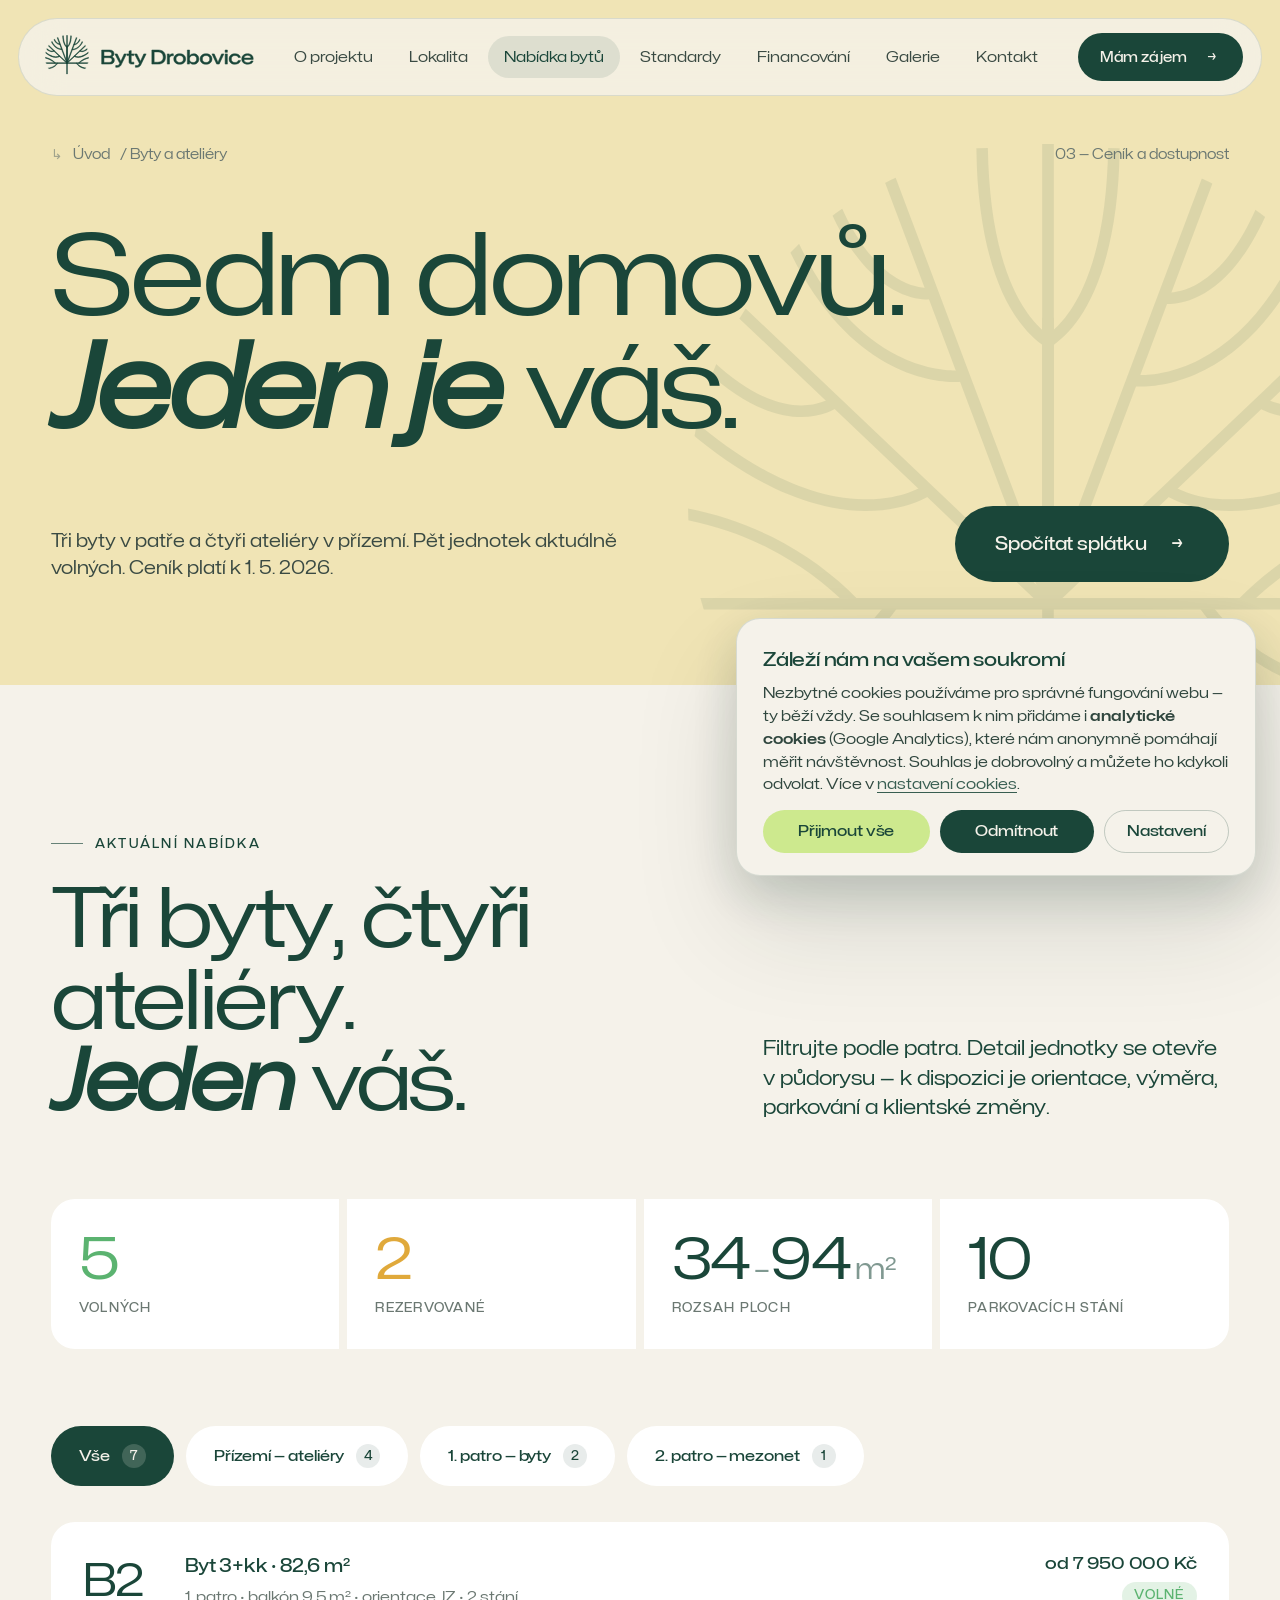
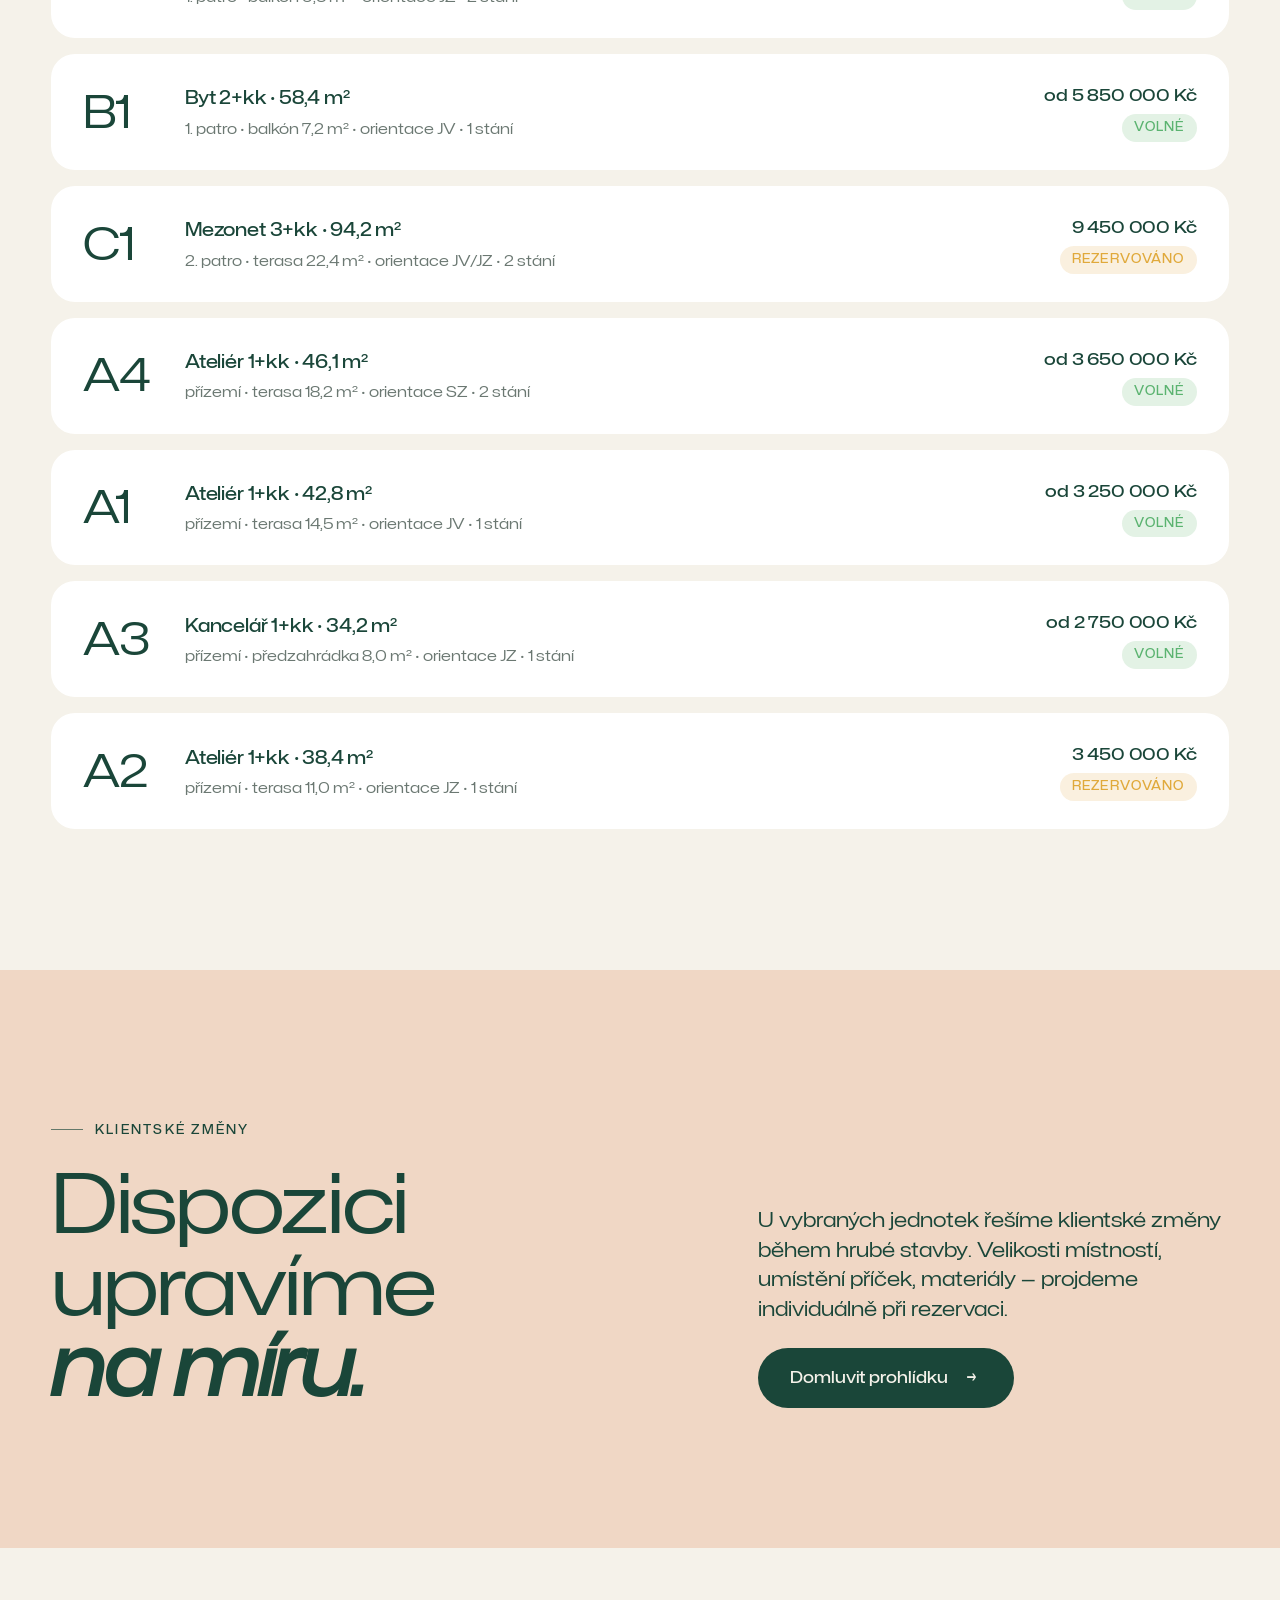
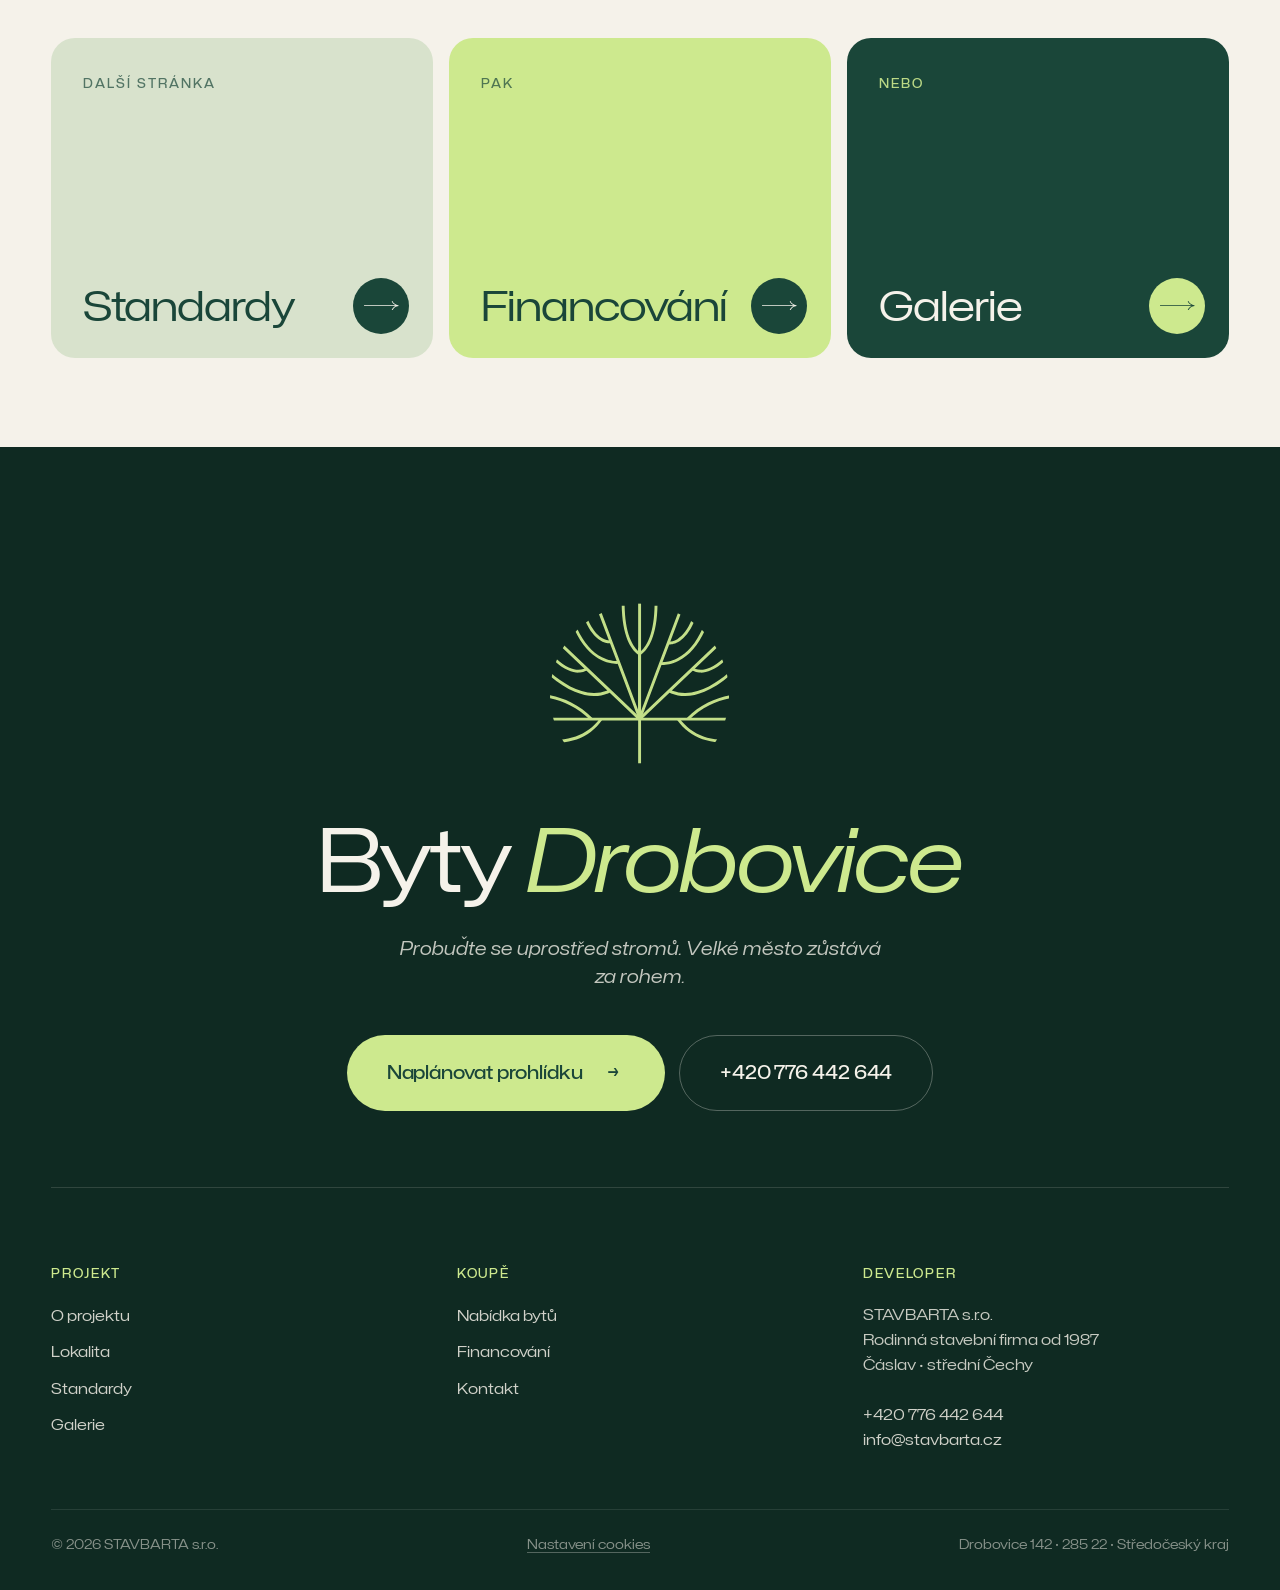
<file: byty.html>
<!DOCTYPE html>
<html lang="cs">
<head>
  <meta charset="UTF-8" />
  <meta name="viewport" content="width=device-width, initial-scale=1.0" />
  <link rel="preload" as="font" type="font/ttf" href="assets/fonts/MonaSansExpanded-Regular.ttf" crossorigin />
  <link rel="preload" as="font" type="font/ttf" href="assets/fonts/MonaSansExpanded-Medium.ttf" crossorigin />
  <title>Nabídka bytů a ateliérů — Byty Drobovice | Ceny a dostupnost</title>
  <meta name="description" content="Sedm jednotek — 3 byty 2+kk až 3+kk a 4 ateliéry. Půdorysy, ceník, dostupnost. Rezervace 100 000 Kč, doplatek až po kolaudaci." />
  <meta name="keywords" content="byty 2+kk Drobovice, byty 3+kk, ateliér, ceník, půdorys, rezervace bytu" />
  <meta name="author" content="STAVBARTA s.r.o." />
  <meta name="robots" content="index, follow, max-image-preview:large, max-snippet:-1" />
  <meta name="theme-color" content="#1A4639" />
  <meta name="color-scheme" content="light" />
  <meta name="format-detection" content="telephone=no" />
  <link rel="canonical" href="https://bytydrobovice.cz/byty" />

  <!-- Favicons & manifest -->
  <link rel="icon" href="favicon.svg" type="image/svg+xml" />
  <link rel="alternate icon" href="favicon.svg" />
  <link rel="apple-touch-icon" href="favicon.svg" />
  <link rel="mask-icon" href="favicon.svg" color="#1A4639" />
  <link rel="manifest" href="site.webmanifest" />

  <!-- Open Graph -->
  <meta property="og:type" content="website" />
  <meta property="og:url" content="https://bytydrobovice.cz/byty" />
  <meta property="og:title" content="Nabídka bytů a ateliérů — Byty Drobovice | Ceny a dostupnost" />
  <meta property="og:description" content="Sedm jednotek — 3 byty 2+kk až 3+kk a 4 ateliéry. Půdorysy, ceník, dostupnost. Rezervace 100 000 Kč, doplatek až po kolaudaci." />
  <meta property="og:image" content="https://bytydrobovice.cz/assets/exterior.jpg" />
  <meta property="og:image:width" content="1200" />
  <meta property="og:image:height" content="630" />
  <meta property="og:image:alt" content="Byty Drobovice — exteriér" />
  <meta property="og:site_name" content="Byty Drobovice" />
  <meta property="og:locale" content="cs_CZ" />

  <!-- Twitter -->
  <meta name="twitter:card" content="summary_large_image" />
  <meta name="twitter:title" content="Nabídka bytů a ateliérů — Byty Drobovice | Ceny a dostupnost" />
  <meta name="twitter:description" content="Sedm jednotek — 3 byty 2+kk až 3+kk a 4 ateliéry. Půdorysy, ceník, dostupnost. Rezervace 100 000 Kč, doplatek až po kolaudaci." />
  <meta name="twitter:image" content="https://bytydrobovice.cz/assets/exterior.jpg" />

  <link rel="stylesheet" href="styles/v3.css?v=1" />
</head>
<body data-page="units">
  <div id="page-loader" class="page-loader is-loading" aria-hidden="true">
    <div class="page-loader__mark">
      <img src="assets/logo-mark.svg" alt="" />
    </div>
  </div>
  <noscript><style>#page-loader{display:none;}</style></noscript>


  <!-- HERO ===================================================== -->
  <header class="hero bg-butter has-tree">
    <aside class="tree-watermark" data-tree-watermark
           style="right:-10vw;bottom:-14vw;width:min(78vw,720px);opacity:0.09;"></aside>
    <div class="hero-meta" data-reveal>
      <span class="crumb"><a href="/">Úvod</a> / Byty a ateliéry</span>
      <span>03 — Ceník a dostupnost</span>
    </div>
    <div data-reveal data-delay="1">
      <h1 class="display">Sedm domovů. <em>Jeden je</em> váš.</h1>
    </div>
    <div class="hero__bottom" data-reveal data-delay="2">
      <p class="hero__sub">
        Tři byty v patře a čtyři ateliéry v přízemí. Pět jednotek aktuálně volných. Ceník platí k&nbsp;1.&nbsp;5.&nbsp;2026.
      </p>
      <div class="hero__ctas">
        <a class="btn btn-dark btn-xl" href="/financovani">
          Spočítat splátku <span class="arrow" aria-hidden="true">→</span>
        </a>
      </div>
    </div>
  </header>

  <!-- DOSTUPNOST PŘEHLED ====================================== -->
  <section class="section bg-cream">
    <div class="section-inner">
      <div class="s-head">
        <div data-reveal>
          <p class="eyebrow">Aktuální nabídka</p>
          <h2 class="display" style="margin-top:24px;">Tři byty, čtyři ateliéry. <em>Jeden</em> váš.</h2>
        </div>
        <div data-reveal data-delay="1">
          <p class="lead">Filtrujte podle patra. Detail jednotky se otevře v půdorysu — k dispozici je orientace, výměra, parkování a klientské změny.</p>
        </div>
      </div>

      <div class="bignum-row" data-reveal>
        <div class="bignum"><span class="n" style="color:var(--status-available);">5</span><span class="l">Volných</span></div>
        <div class="bignum"><span class="n" style="color:var(--status-reserved);">2</span><span class="l">Rezervované</span></div>
        <div class="bignum"><span class="n">34<span class="u">–</span>94<span class="u">m²</span></span><span class="l">Rozsah ploch</span></div>
        <div class="bignum"><span class="n">10</span><span class="l">Parkovacích stání</span></div>
      </div>

      <!-- FLOOR SWITCHER -->
      <div class="floor-switch mt-xl" data-reveal data-delay="1" id="floor-switch">
        <button class="is-active" data-floor="all">Vše <span class="c">7</span></button>
        <button data-floor="0">Přízemí — ateliéry <span class="c">4</span></button>
        <button data-floor="1">1. patro — byty <span class="c">2</span></button>
        <button data-floor="2">2. patro — mezonet <span class="c">1</span></button>
      </div>

      <!-- UNIT CARDS -->
      <div class="units-stage" id="units-stage" data-reveal data-delay="2">
        <!-- BYTY (patro) -->
        <article class="unit-card" data-unit="B2" id="B2" data-floor="1" data-status="available">
          <span class="label">B2</span>
          <span class="info">
            <span class="t">Byt 3+kk · 82,6&nbsp;m²</span>
            <span class="m">1. patro · balkón 9,5&nbsp;m² · orientace JZ · 2 stání</span>
          </span>
          <span class="right">
            <span class="price">od 7 950 000 Kč</span>
            <span class="badge av">Volné</span>
          </span>
        </article>
        <article class="unit-card" data-unit="B1" id="B1" data-floor="1" data-status="available">
          <span class="label">B1</span>
          <span class="info">
            <span class="t">Byt 2+kk · 58,4&nbsp;m²</span>
            <span class="m">1. patro · balkón 7,2&nbsp;m² · orientace JV · 1 stání</span>
          </span>
          <span class="right">
            <span class="price">od 5 850 000 Kč</span>
            <span class="badge av">Volné</span>
          </span>
        </article>
        <article class="unit-card" data-unit="C1" id="C1" data-floor="2" data-status="reserved">
          <span class="label">C1</span>
          <span class="info">
            <span class="t">Mezonet 3+kk · 94,2&nbsp;m²</span>
            <span class="m">2. patro · terasa 22,4&nbsp;m² · orientace JV/JZ · 2 stání</span>
          </span>
          <span class="right">
            <span class="price">9 450 000 Kč</span>
            <span class="badge re">Rezervováno</span>
          </span>
        </article>

        <!-- ATELIÉRY -->
        <article class="unit-card" data-unit="A4" id="A4" data-floor="0" data-status="available">
          <span class="label">A4</span>
          <span class="info">
            <span class="t">Ateliér 1+kk · 46,1&nbsp;m²</span>
            <span class="m">přízemí · terasa 18,2&nbsp;m² · orientace SZ · 2 stání</span>
          </span>
          <span class="right">
            <span class="price">od 3 650 000 Kč</span>
            <span class="badge av">Volné</span>
          </span>
        </article>
        <article class="unit-card" data-unit="A1" id="A1" data-floor="0" data-status="available">
          <span class="label">A1</span>
          <span class="info">
            <span class="t">Ateliér 1+kk · 42,8&nbsp;m²</span>
            <span class="m">přízemí · terasa 14,5&nbsp;m² · orientace JV · 1 stání</span>
          </span>
          <span class="right">
            <span class="price">od 3 250 000 Kč</span>
            <span class="badge av">Volné</span>
          </span>
        </article>
        <article class="unit-card" data-unit="A3" id="A3" data-floor="0" data-status="available">
          <span class="label">A3</span>
          <span class="info">
            <span class="t">Kancelář 1+kk · 34,2&nbsp;m²</span>
            <span class="m">přízemí · předzahrádka 8,0&nbsp;m² · orientace JZ · 1 stání</span>
          </span>
          <span class="right">
            <span class="price">od 2 750 000 Kč</span>
            <span class="badge av">Volné</span>
          </span>
        </article>
        <article class="unit-card" data-unit="A2" id="A2" data-floor="0" data-status="reserved">
          <span class="label">A2</span>
          <span class="info">
            <span class="t">Ateliér 1+kk · 38,4&nbsp;m²</span>
            <span class="m">přízemí · terasa 11,0&nbsp;m² · orientace JZ · 1 stání</span>
          </span>
          <span class="right">
            <span class="price">3 450 000 Kč</span>
            <span class="badge re">Rezervováno</span>
          </span>
        </article>
      </div>
    </div>
  </section>

  <!-- KLIENTSKÉ ZMĚNY ========================================== -->
  <section class="section bg-rose">
    <div class="section-inner">
      <div class="block-cta">
        <div data-reveal>
          <p class="eyebrow">Klientské změny</p>
          <h2 class="display" style="margin-top:24px;">Dispozici upravíme <em>na míru.</em></h2>
        </div>
        <div data-reveal data-delay="1">
          <p class="lead" style="margin-bottom:24px;">
            U vybraných jednotek řešíme klientské změny během hrubé stavby. Velikosti místností, umístění příček, materiály — projdeme individuálně při rezervaci.
          </p>
          <a class="btn btn-dark" href="/kontakt" data-contact-open>
            Domluvit prohlídku <span class="arrow" aria-hidden="true">→</span>
          </a>
        </div>
      </div>
    </div>
  </section>

  <!-- NEXT ===================================================== -->
  <section class="section compact bg-cream">
    <div class="section-inner">
      <div class="nav-grid">
        <a class="nav-tile is-sage" href="/standardy" data-reveal>
          <span class="n">Další stránka</span>
          <h3 class="t">Standardy</h3>
          <span class="arrow-circle" aria-hidden="true"><svg class="arrow-circle__svg" viewBox="0 0 1331 361" fill="currentColor" aria-hidden="true"><path d="M268.787 12.4883C234.297 90.8524 175.136 137.943 118.473 164.744H1330.6V195.744H118.473C175.136 222.545 234.297 269.636 268.787 348L240.414 360.488C184.891 234.333 56.8237 197.936 0 195.732L0.299805 180.244L0 164.756C56.8237 162.552 184.891 126.155 240.414 0L268.787 12.4883Z"/></svg></span>
        </a>
        <a class="nav-tile is-lime" href="/financovani" data-reveal data-delay="1">
          <span class="n">Pak</span>
          <h3 class="t">Financování</h3>
          <span class="arrow-circle" aria-hidden="true"><svg class="arrow-circle__svg" viewBox="0 0 1331 361" fill="currentColor" aria-hidden="true"><path d="M268.787 12.4883C234.297 90.8524 175.136 137.943 118.473 164.744H1330.6V195.744H118.473C175.136 222.545 234.297 269.636 268.787 348L240.414 360.488C184.891 234.333 56.8237 197.936 0 195.732L0.299805 180.244L0 164.756C56.8237 162.552 184.891 126.155 240.414 0L268.787 12.4883Z"/></svg></span>
        </a>
        <a class="nav-tile is-forest" href="/galerie" data-reveal data-delay="2">
          <span class="n">Nebo</span>
          <h3 class="t">Galerie</h3>
          <span class="arrow-circle" aria-hidden="true"><svg class="arrow-circle__svg" viewBox="0 0 1331 361" fill="currentColor" aria-hidden="true"><path d="M268.787 12.4883C234.297 90.8524 175.136 137.943 118.473 164.744H1330.6V195.744H118.473C175.136 222.545 234.297 269.636 268.787 348L240.414 360.488C184.891 234.333 56.8237 197.936 0 195.732L0.299805 180.244L0 164.756C56.8237 162.552 184.891 126.155 240.414 0L268.787 12.4883Z"/></svg></span>
        </a>
      </div>
    </div>
  </section>

  <!-- UNIT DETAIL MODAL ======================================= -->
  <div class="unit-modal" id="unit-modal" aria-hidden="true" role="dialog" aria-modal="true">
    <div class="unit-modal__card" role="document">
      <button class="unit-modal__close" aria-label="Zavřít detail jednotky">×</button>
      <div class="unit-modal__body-inner"></div>
    </div>
  </div>

  <script src="assets/image-slot.js"></script>
  <script src="data/units.js"></script>
  <script src="assets/site.js?v=1"></script>
  <script>
    // Floor filter
    (function () {
      const buttons = document.querySelectorAll("#floor-switch button");
      const cards = document.querySelectorAll("#units-stage .unit-card");
      buttons.forEach((b) => {
        b.addEventListener("click", () => {
          buttons.forEach((x) => x.classList.remove("is-active"));
          b.classList.add("is-active");
          const f = b.dataset.floor;
          cards.forEach((c) => {
            c.style.display = (f === "all" || c.dataset.floor === f) ? "" : "none";
          });
        });
      });
    })();
  </script>

  <script type="application/ld+json">
  {
    "@context": "https://schema.org",
    "@type": "BreadcrumbList",
    "itemListElement": [
      { "@type": "ListItem", "position": 1, "name": "Úvod", "item": "https://bytydrobovice.cz/" },
      { "@type": "ListItem", "position": 2, "name": "Nabídka bytů", "item": "https://bytydrobovice.cz/byty" }
    ]
  }
  </script>
  <script src="assets/cookie-consent.js"></script>
</body>
</html>
</file>
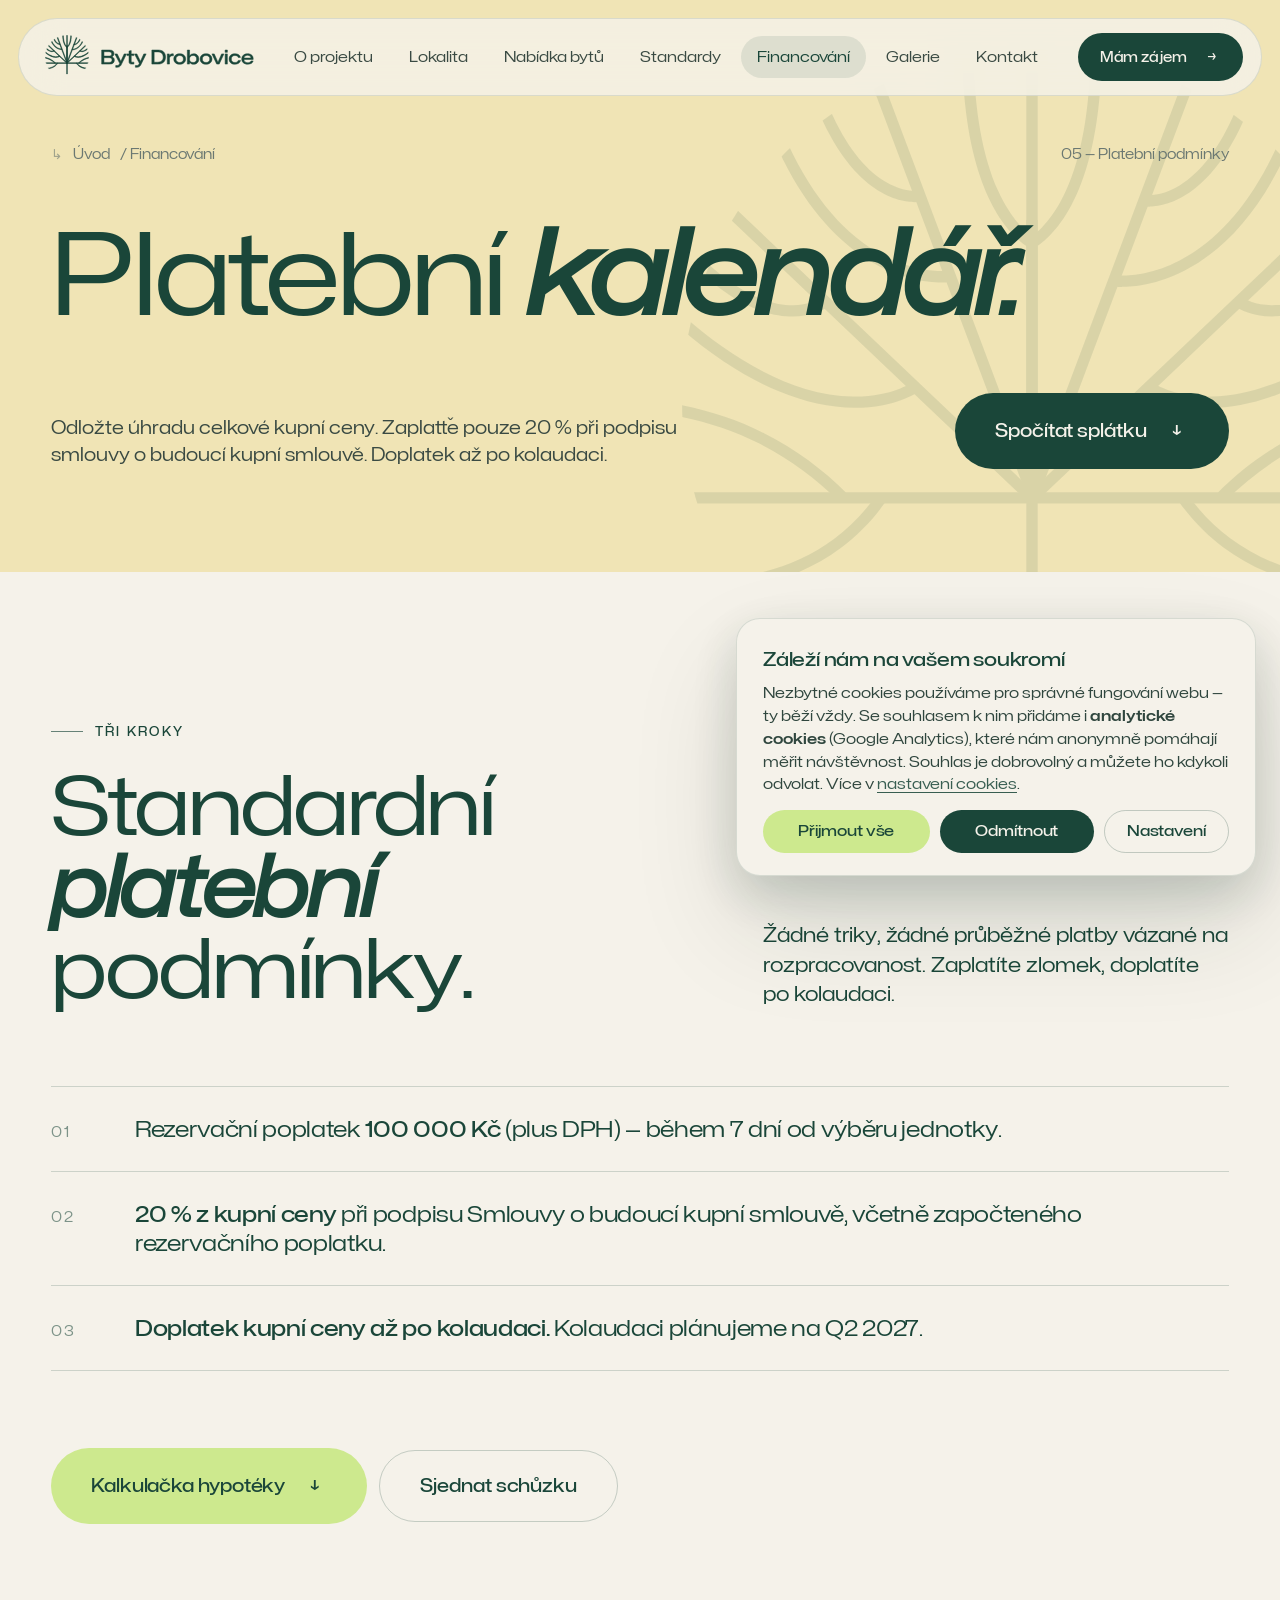
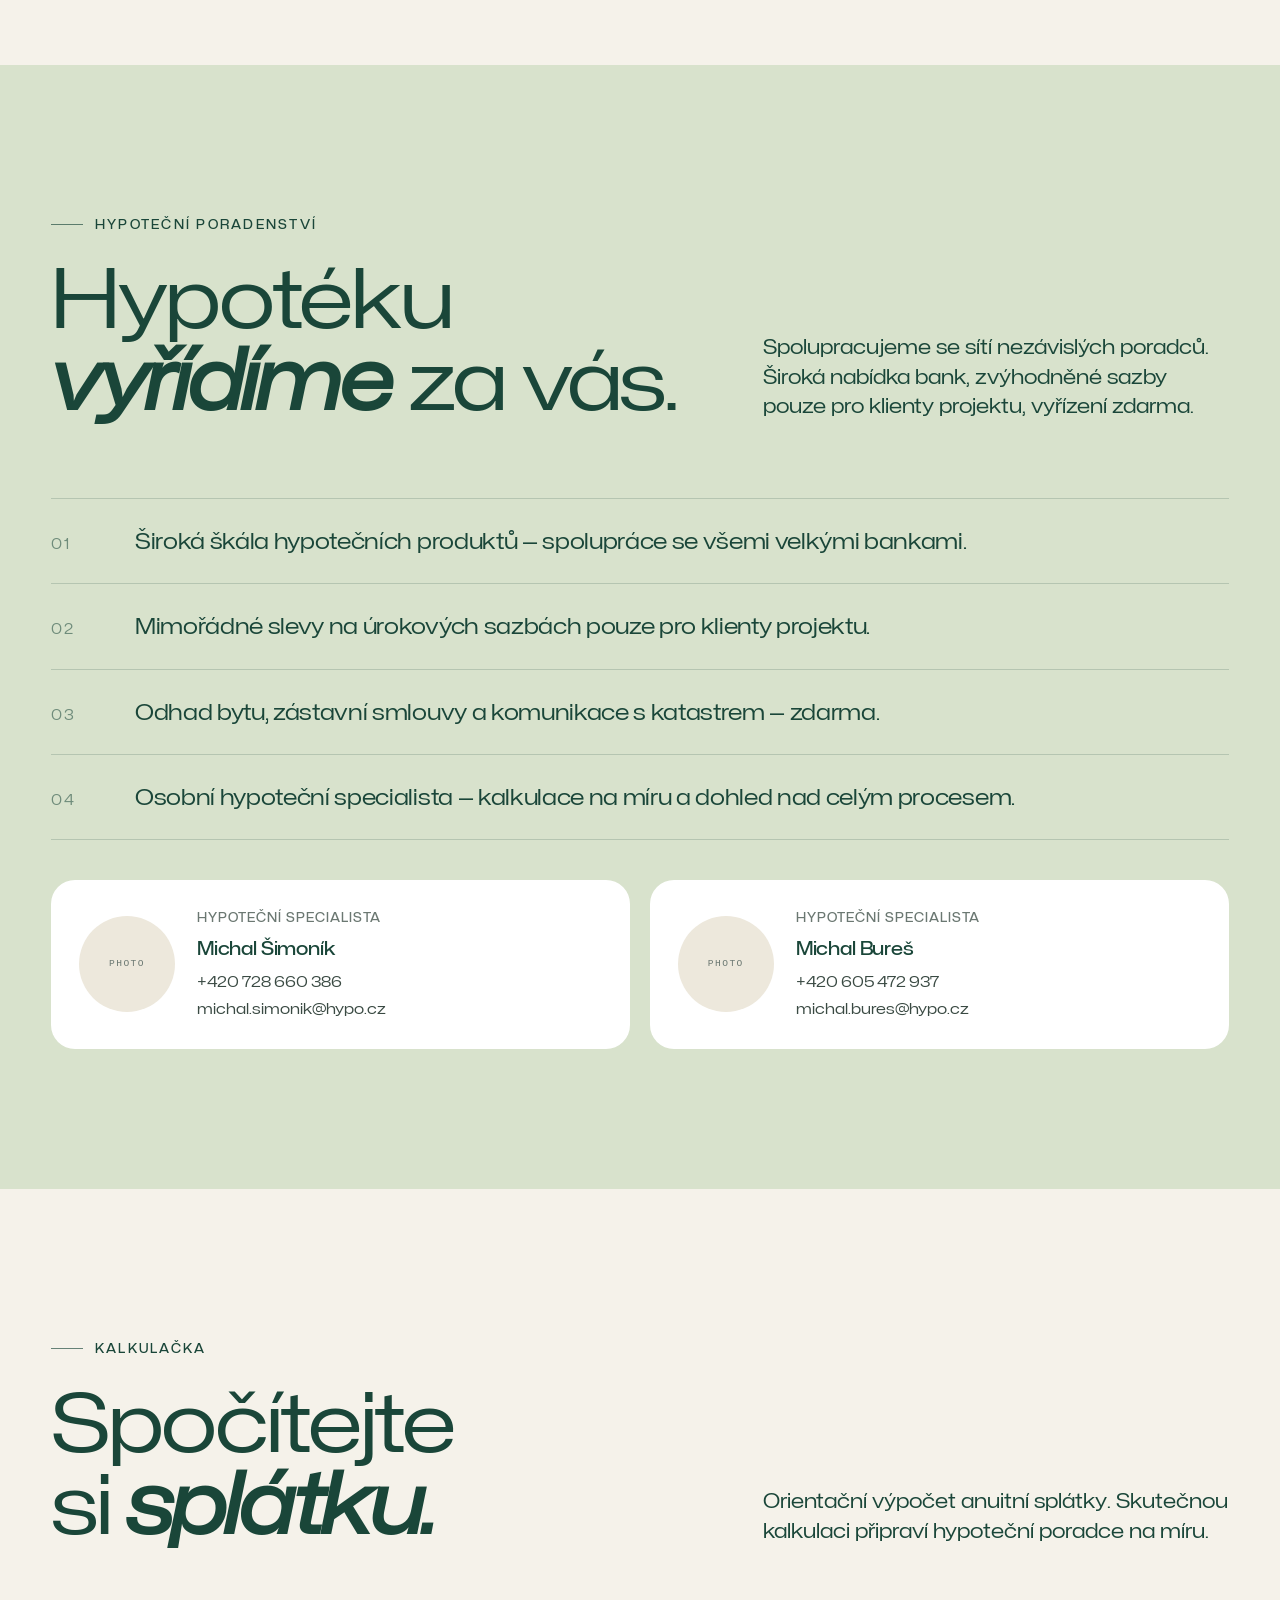
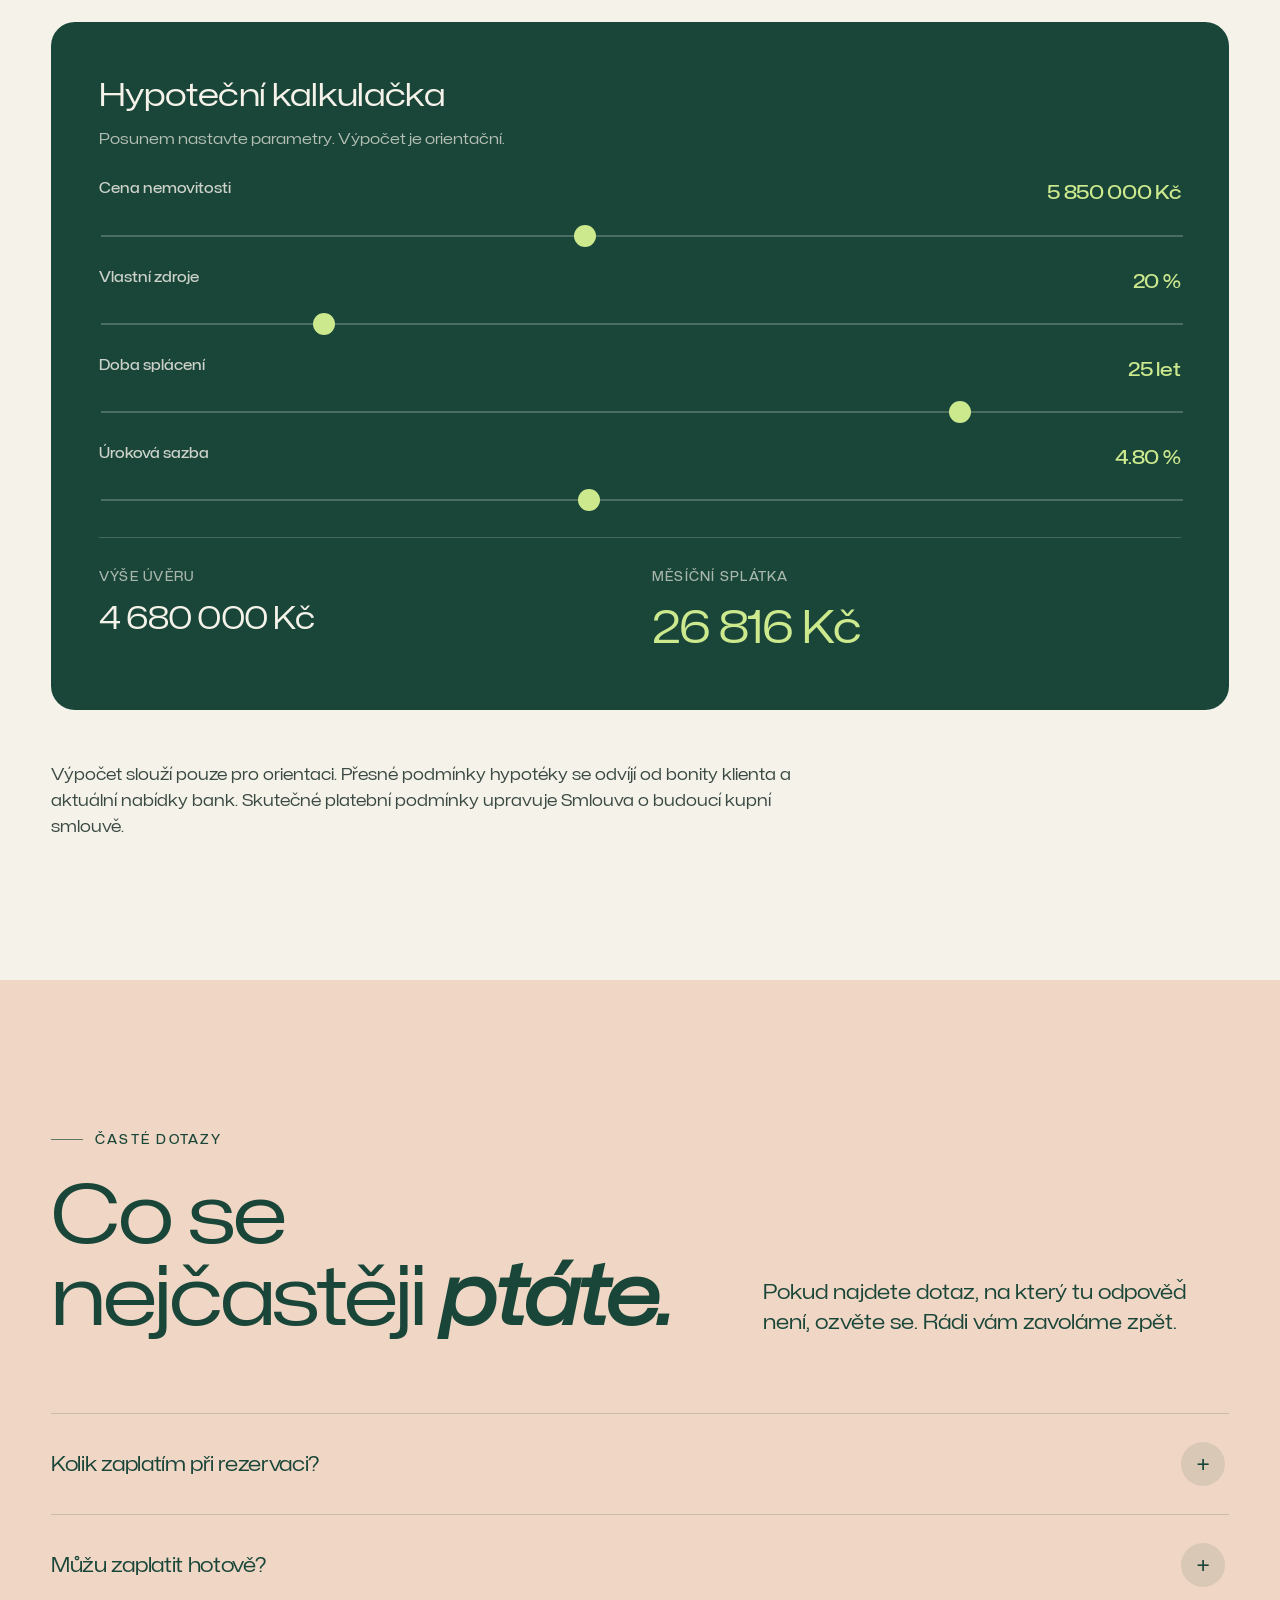
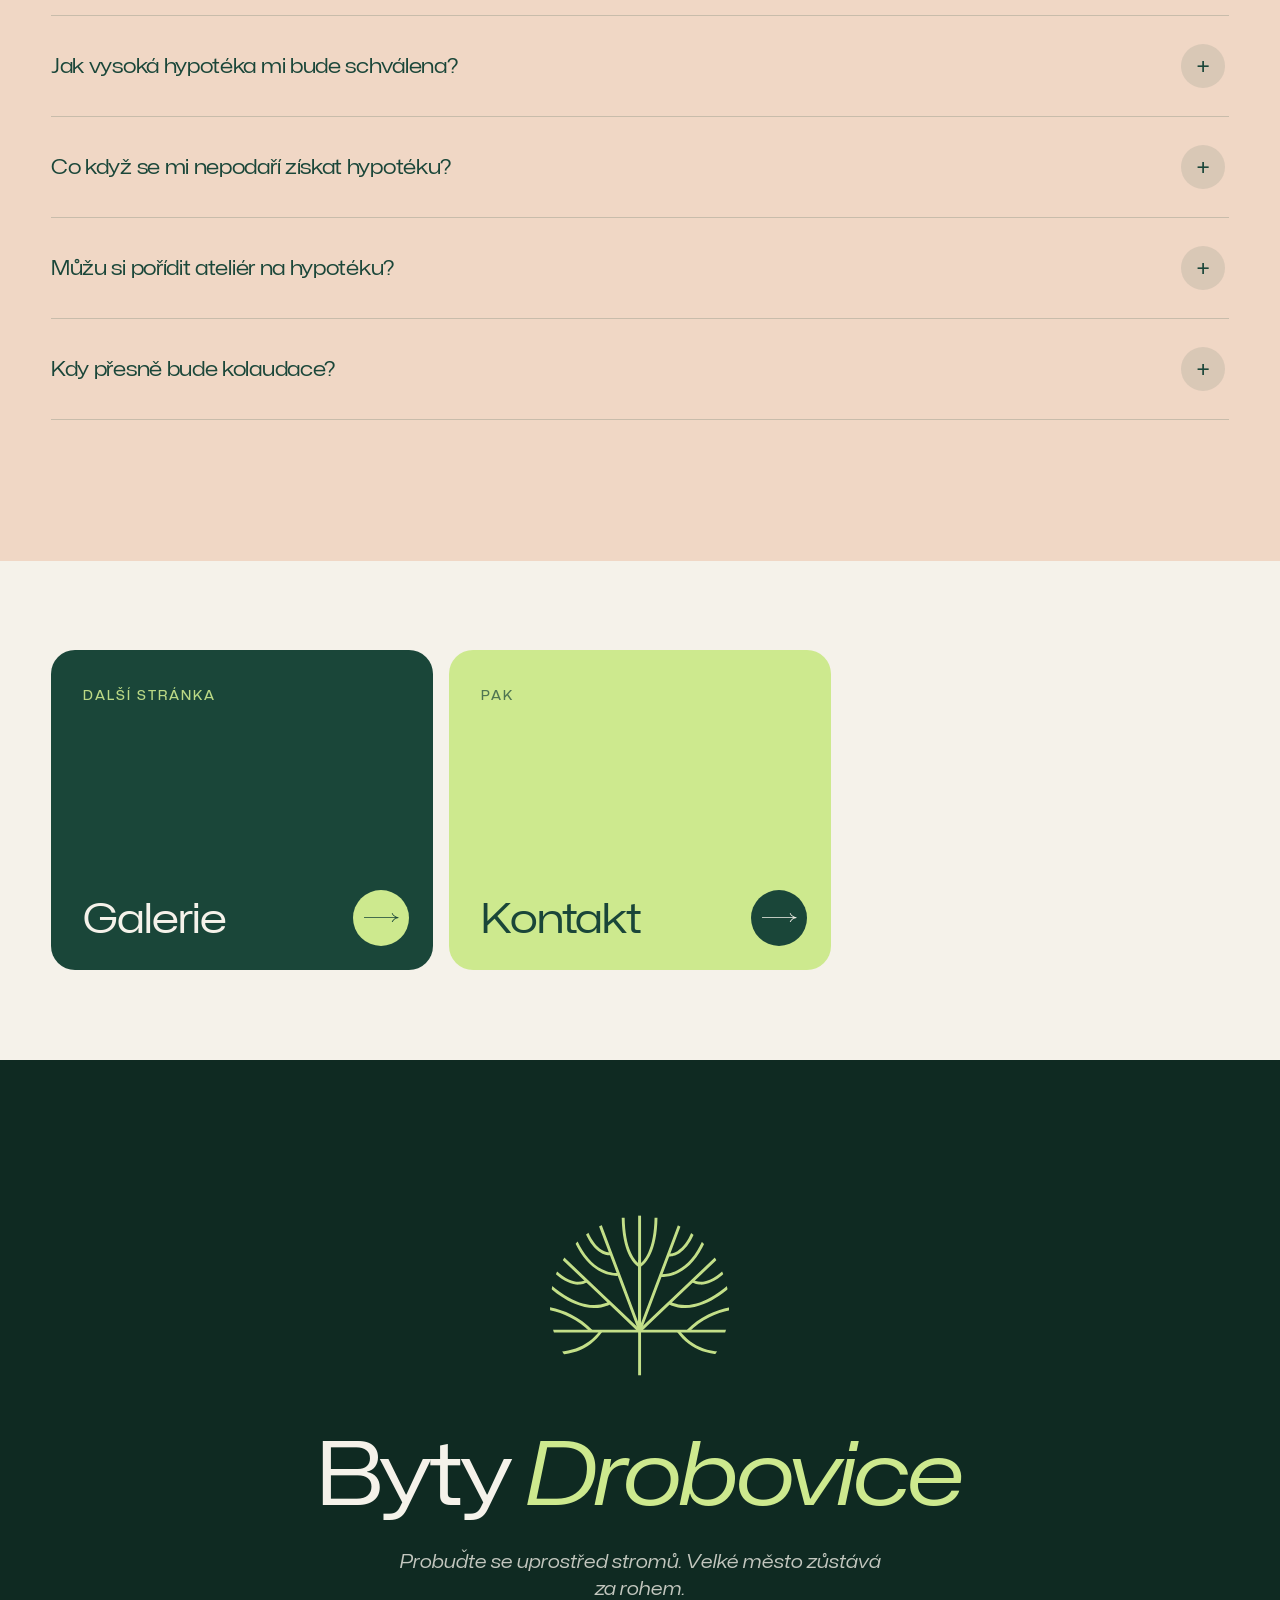
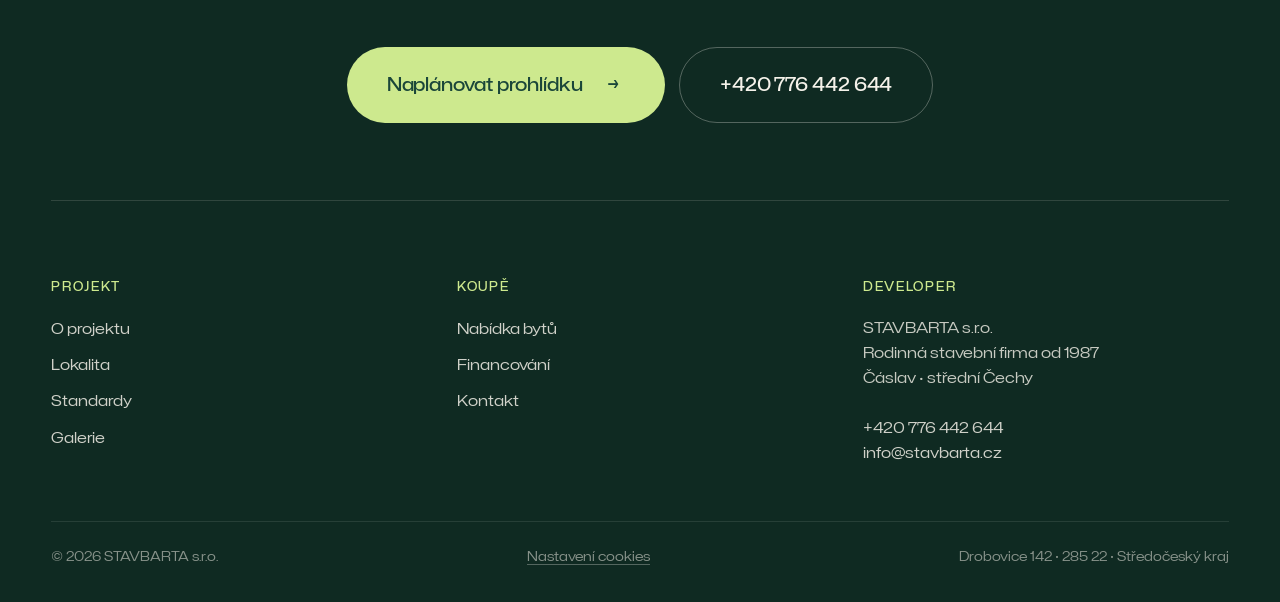
<file: financovani.html>
<!DOCTYPE html>
<html lang="cs">
<head>
  <meta charset="UTF-8" />
  <meta name="viewport" content="width=device-width, initial-scale=1.0" />
  <link rel="preload" as="font" type="font/ttf" href="assets/fonts/MonaSansExpanded-Regular.ttf" crossorigin />
  <link rel="preload" as="font" type="font/ttf" href="assets/fonts/MonaSansExpanded-Medium.ttf" crossorigin />
  <title>Financování — Byty Drobovice | Platební kalendář a hypotéka</title>
  <meta name="description" content="Platební kalendář navazuje na fáze stavby. Rezervace 100 000 Kč, 20 % při Smlouvě o budoucí kupní smlouvě, doplatek po kolaudaci. Hypoteční poradenství zdarma." />
  <meta name="keywords" content="financování bytu, platební kalendář, hypotéka, rezervace bytu, Drobovice" />
  <meta name="author" content="STAVBARTA s.r.o." />
  <meta name="robots" content="index, follow, max-image-preview:large, max-snippet:-1" />
  <meta name="theme-color" content="#1A4639" />
  <meta name="color-scheme" content="light" />
  <meta name="format-detection" content="telephone=no" />
  <link rel="canonical" href="https://bytydrobovice.cz/financovani" />

  <!-- Favicons & manifest -->
  <link rel="icon" href="favicon.svg" type="image/svg+xml" />
  <link rel="alternate icon" href="favicon.svg" />
  <link rel="apple-touch-icon" href="favicon.svg" />
  <link rel="mask-icon" href="favicon.svg" color="#1A4639" />
  <link rel="manifest" href="site.webmanifest" />

  <!-- Open Graph -->
  <meta property="og:type" content="article" />
  <meta property="og:url" content="https://bytydrobovice.cz/financovani" />
  <meta property="og:title" content="Financování — Byty Drobovice | Platební kalendář a hypotéka" />
  <meta property="og:description" content="Platební kalendář navazuje na fáze stavby. Rezervace 100 000 Kč, 20 % při Smlouvě o budoucí kupní smlouvě, doplatek po kolaudaci. Hypoteční poradenství zdarma." />
  <meta property="og:image" content="https://bytydrobovice.cz/assets/exterior.jpg" />
  <meta property="og:image:width" content="1200" />
  <meta property="og:image:height" content="630" />
  <meta property="og:image:alt" content="Byty Drobovice — exteriér" />
  <meta property="og:site_name" content="Byty Drobovice" />
  <meta property="og:locale" content="cs_CZ" />

  <!-- Twitter -->
  <meta name="twitter:card" content="summary_large_image" />
  <meta name="twitter:title" content="Financování — Byty Drobovice | Platební kalendář a hypotéka" />
  <meta name="twitter:description" content="Platební kalendář navazuje na fáze stavby. Rezervace 100 000 Kč, 20 % při Smlouvě o budoucí kupní smlouvě, doplatek po kolaudaci. Hypoteční poradenství zdarma." />
  <meta name="twitter:image" content="https://bytydrobovice.cz/assets/exterior.jpg" />

  <link rel="stylesheet" href="styles/v3.css?v=1" />
</head>
<body data-page="finance">
  <div id="page-loader" class="page-loader is-loading" aria-hidden="true">
    <div class="page-loader__mark">
      <img src="assets/logo-mark.svg" alt="" />
    </div>
  </div>
  <noscript><style>#page-loader{display:none;}</style></noscript>


  <!-- HERO ===================================================== -->
  <header class="hero bg-butter has-tree">
    <aside class="tree-watermark" data-tree-watermark
           style="right:-8vw;bottom:-14vw;width:min(75vw,700px);opacity:0.10;"></aside>
    <div class="hero-meta" data-reveal>
      <span class="crumb"><a href="/">Úvod</a> / Financování</span>
      <span>05 — Platební podmínky</span>
    </div>
    <div data-reveal data-delay="1">
      <h1 class="display">Platební <em>kalendář.</em></h1>
    </div>
    <div class="hero__bottom" data-reveal data-delay="2">
      <p class="hero__sub">
        Odložte úhradu celkové kupní ceny. Zaplaťte pouze 20&nbsp;% při podpisu smlouvy o budoucí kupní smlouvě. Doplatek až po kolaudaci.
      </p>
      <div class="hero__ctas">
        <a class="btn btn-dark btn-xl" href="#calc">
          Spočítat splátku <span class="arrow" aria-hidden="true">↓</span>
        </a>
      </div>
    </div>
  </header>

  <!-- 3 KROKY (referenční vzor) =============================== -->
  <section class="section bg-cream">
    <div class="section-inner">
      <div class="s-head">
        <div data-reveal>
          <p class="eyebrow">Tři kroky</p>
          <h2 class="display" style="margin-top:24px;">Standardní <em>platební</em> podmínky.</h2>
        </div>
        <div data-reveal data-delay="1">
          <p class="lead">Žádné triky, žádné průběžné platby vázané na rozpracovanost. Zaplatíte zlomek, doplatíte po kolaudaci.</p>
        </div>
      </div>

      <ul class="big-list" data-reveal>
        <li><span class="n">01</span><span>Rezervační poplatek <strong style="font-weight:500;color:var(--forest);">100&nbsp;000&nbsp;Kč</strong> (plus DPH) — během 7 dní od výběru jednotky.</span></li>
        <li><span class="n">02</span><span><strong style="font-weight:500;color:var(--forest);">20&nbsp;% z kupní ceny</strong> při podpisu Smlouvy o budoucí kupní smlouvě, včetně započteného rezervačního poplatku.</span></li>
        <li><span class="n">03</span><span><strong style="font-weight:500;color:var(--forest);">Doplatek kupní ceny až po kolaudaci.</strong> Kolaudaci plánujeme na Q2 2027.</span></li>
      </ul>

      <div class="row mt-xl" data-reveal data-delay="1">
        <a class="btn btn-primary btn-xl" href="#calc">
          Kalkulačka hypotéky <span class="arrow" aria-hidden="true">↓</span>
        </a>
        <a class="btn btn-ghost btn-xl" href="/kontakt" data-contact-open>Sjednat schůzku</a>
      </div>
    </div>
  </section>

  <!-- HYPOTEČNÍ ASISTENCE (FLET vzor) ========================= -->
  <section class="section bg-sage">
    <div class="section-inner">
      <div class="s-head">
        <div data-reveal>
          <p class="eyebrow">Hypoteční poradenství</p>
          <h2 class="display" style="margin-top:24px;">Hypotéku <em>vyřídíme</em> za vás.</h2>
        </div>
        <div data-reveal data-delay="1">
          <p class="lead">
            Spolupracujeme se sítí nezávislých poradců. Široká nabídka bank, zvýhodněné sazby pouze pro klienty projektu, vyřízení zdarma.
          </p>
        </div>
      </div>

      <ul class="big-list" data-reveal>
        <li><span class="n">01</span><span>Široká škála hypotečních produktů — spolupráce se všemi velkými bankami.</span></li>
        <li><span class="n">02</span><span>Mimořádné slevy na úrokových sazbách pouze pro klienty projektu.</span></li>
        <li><span class="n">03</span><span>Odhad bytu, zástavní smlouvy a komunikace s katastrem — zdarma.</span></li>
        <li><span class="n">04</span><span>Osobní hypoteční specialista — kalkulace na míru a dohled nad celým procesem.</span></li>
      </ul>

      <div class="people-row" data-reveal data-delay="1">
        <div class="person-card">
          <div class="person-card__photo placeholder" aria-hidden="true"></div>
          <div>
            <span class="role">Hypoteční specialista</span>
            <h4>Michal Šimoník</h4>
            <div class="contact">
              <a href="tel:+420728660386">+420 728 660 386</a>
              <a href="mailto:michal.simonik@hypo.cz">michal.simonik@hypo.cz</a>
            </div>
          </div>
        </div>
        <div class="person-card">
          <div class="person-card__photo placeholder" aria-hidden="true"></div>
          <div>
            <span class="role">Hypoteční specialista</span>
            <h4>Michal Bureš</h4>
            <div class="contact">
              <a href="tel:+420605472937">+420 605 472 937</a>
              <a href="mailto:michal.bures@hypo.cz">michal.bures@hypo.cz</a>
            </div>
          </div>
        </div>
      </div>
    </div>
  </section>

  <!-- KALKULAČKA ============================================== -->
  <section class="section bg-cream" id="calc-wrap">
    <div class="section-inner">
      <div class="s-head">
        <div data-reveal>
          <p class="eyebrow">Kalkulačka</p>
          <h2 class="display" style="margin-top:24px;">Spočítejte si <em>splátku.</em></h2>
        </div>
        <div data-reveal data-delay="1">
          <p class="lead">Orientační výpočet anuitní splátky. Skutečnou kalkulaci připraví hypoteční poradce na míru.</p>
        </div>
      </div>

      <div style="display:grid;gap:32px;grid-template-columns:1fr;" id="calc-grid" data-reveal>
        <div class="calc" id="calc">
          <h3>Hypoteční kalkulačka</h3>
          <p class="sub">Posunem nastavte parametry. Výpočet je orientační.</p>

          <div class="calc-field">
            <div class="lbl"><span>Cena nemovitosti</span><span class="v" id="calc-price-out">5 850 000 Kč</span></div>
            <input id="calc-price" type="range" min="2500000" max="10000000" step="50000" value="5850000" />
          </div>
          <div class="calc-field">
            <div class="lbl"><span>Vlastní zdroje</span><span class="v" id="calc-down-out">20 %</span></div>
            <input id="calc-down" type="range" min="10" max="60" step="1" value="20" />
          </div>
          <div class="calc-field">
            <div class="lbl"><span>Doba splácení</span><span class="v" id="calc-years-out">25 let</span></div>
            <input id="calc-years" type="range" min="5" max="30" step="1" value="25" />
          </div>
          <div class="calc-field">
            <div class="lbl"><span>Úroková sazba</span><span class="v" id="calc-rate-out">4,80 %</span></div>
            <input id="calc-rate" type="range" min="3" max="7" step="0.1" value="4.8" />
          </div>

          <div class="calc-result">
            <div class="r">
              <span class="lbl">Výše úvěru</span>
              <div class="v" id="calc-loan-out">4 680 000 Kč</div>
            </div>
            <div class="r prim">
              <span class="lbl">Měsíční splátka</span>
              <div class="v" id="calc-monthly-out">26 800 Kč</div>
            </div>
          </div>
        </div>
      </div>

      <p class="body-text mt-l" style="max-width:60ch;" data-reveal data-delay="1">
        Výpočet slouží pouze pro orientaci. Přesné podmínky hypotéky se odvíjí od bonity klienta a aktuální nabídky bank. Skutečné platební podmínky upravuje Smlouva o budoucí kupní smlouvě.
      </p>
    </div>
  </section>

  <!-- FAQ ===================================================== -->
  <section class="section bg-rose">
    <div class="section-inner">
      <div class="s-head">
        <div data-reveal>
          <p class="eyebrow">Časté dotazy</p>
          <h2 class="display" style="margin-top:24px;">Co se nejčastěji <em>ptáte.</em></h2>
        </div>
        <div data-reveal data-delay="1">
          <p class="lead">Pokud najdete dotaz, na který tu odpověď není, ozvěte se. Rádi vám zavoláme zpět.</p>
        </div>
      </div>

      <div class="faq" data-reveal>
        <div class="faq__item">
          <button class="faq__q">
            <span>Kolik zaplatím při rezervaci?</span>
            <span class="plus">+</span>
          </button>
          <div class="faq__a">
            <p>Rezervační poplatek je 100 000 Kč plus DPH. Po podpisu Smlouvy o budoucí kupní smlouvě se započítává do první platby — celkem zaplatíte 20 % z kupní ceny včetně rezervačního poplatku.</p>
          </div>
        </div>
        <div class="faq__item">
          <button class="faq__q">
            <span>Můžu zaplatit hotově?</span>
            <span class="plus">+</span>
          </button>
          <div class="faq__a">
            <p>Ano. Pokud nepotřebujete hypotéku, platíte podle stejného kalendáře — 20 % při podpisu, doplatek po kolaudaci.</p>
          </div>
        </div>
        <div class="faq__item">
          <button class="faq__q">
            <span>Jak vysoká hypotéka mi bude schválena?</span>
            <span class="plus">+</span>
          </button>
          <div class="faq__a">
            <p>To záleží na vaší bonitě a aktuální nabídce bank. Hypoteční poradce vám připraví kalkulaci na míru — zdarma a bez závazku.</p>
          </div>
        </div>
        <div class="faq__item">
          <button class="faq__q">
            <span>Co když se mi nepodaří získat hypotéku?</span>
            <span class="plus">+</span>
          </button>
          <div class="faq__a">
            <p>Smluvní dokumentace má prodloužený termín pro předložení úvěrové smlouvy. Pokud i tak hypotéku nezískáte, vrátíme vám zaplacené prostředky podle podmínek smlouvy.</p>
          </div>
        </div>
        <div class="faq__item">
          <button class="faq__q">
            <span>Můžu si pořídit ateliér na hypotéku?</span>
            <span class="plus">+</span>
          </button>
          <div class="faq__a">
            <p>Ano, není to problém — financování ateliérů máme dlouhodobě nachystané. Banky je zpravidla úvěrují podobně jako byty, jen s mírně odlišnými parametry (LTV, doba splatnosti). Náš hypoteční poradce ví, které banky jsou k ateliérům nejvstřícnější, a&nbsp;celé to s vámi projde od první kalkulace až po čerpání. Žádný šedý prostor — máme to ošetřené.</p>
          </div>
        </div>
        <div class="faq__item">
          <button class="faq__q">
            <span>Kdy přesně bude kolaudace?</span>
            <span class="plus">+</span>
          </button>
          <div class="faq__a">
            <p>Kolaudaci plánujeme na Q2 2027 — duben až červen. Harmonogram a fáze najdete na stránce <a href="/o-projektu" style="text-decoration:underline;">O projektu</a>.</p>
          </div>
        </div>
      </div>
    </div>
  </section>

  <!-- NEXT ===================================================== -->
  <section class="section compact bg-cream">
    <div class="section-inner">
      <div class="nav-grid">
        <a class="nav-tile is-forest" href="/galerie" data-reveal>
          <span class="n">Další stránka</span>
          <h3 class="t">Galerie</h3>
          <span class="arrow-circle" aria-hidden="true"><svg class="arrow-circle__svg" viewBox="0 0 1331 361" fill="currentColor" aria-hidden="true"><path d="M268.787 12.4883C234.297 90.8524 175.136 137.943 118.473 164.744H1330.6V195.744H118.473C175.136 222.545 234.297 269.636 268.787 348L240.414 360.488C184.891 234.333 56.8237 197.936 0 195.732L0.299805 180.244L0 164.756C56.8237 162.552 184.891 126.155 240.414 0L268.787 12.4883Z"/></svg></span>
        </a>
        <a class="nav-tile is-lime" href="/kontakt" data-reveal data-delay="1">
          <span class="n">Pak</span>
          <h3 class="t">Kontakt</h3>
          <span class="arrow-circle" aria-hidden="true"><svg class="arrow-circle__svg" viewBox="0 0 1331 361" fill="currentColor" aria-hidden="true"><path d="M268.787 12.4883C234.297 90.8524 175.136 137.943 118.473 164.744H1330.6V195.744H118.473C175.136 222.545 234.297 269.636 268.787 348L240.414 360.488C184.891 234.333 56.8237 197.936 0 195.732L0.299805 180.244L0 164.756C56.8237 162.552 184.891 126.155 240.414 0L268.787 12.4883Z"/></svg></span>
        </a>
      </div>
    </div>
  </section>

  <script src="assets/image-slot.js"></script>
  <script src="assets/site.js?v=1"></script>

  <script type="application/ld+json">
  {
    "@context": "https://schema.org",
    "@type": "BreadcrumbList",
    "itemListElement": [
      { "@type": "ListItem", "position": 1, "name": "Úvod", "item": "https://bytydrobovice.cz/" },
      { "@type": "ListItem", "position": 2, "name": "Financování", "item": "https://bytydrobovice.cz/financovani" }
    ]
  }
  </script>
  <script src="assets/cookie-consent.js"></script>
</body>
</html>
</file>
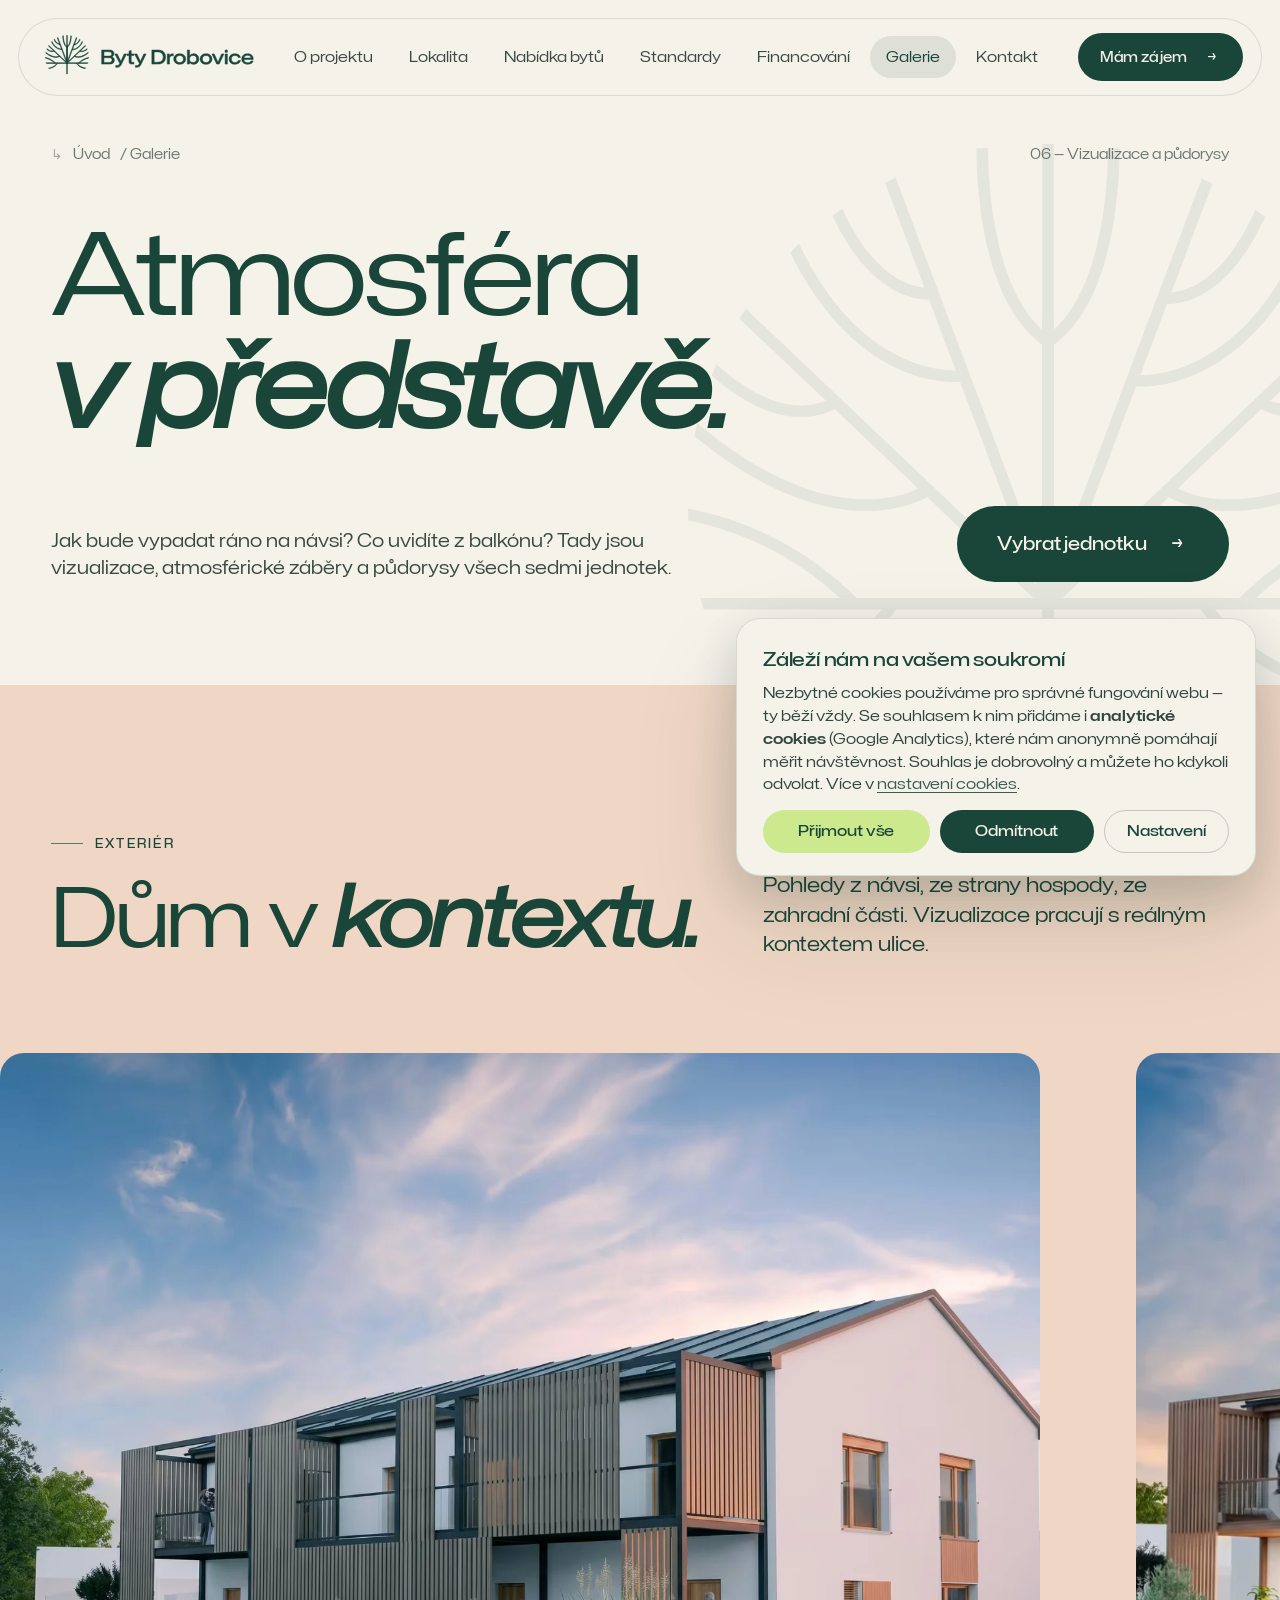
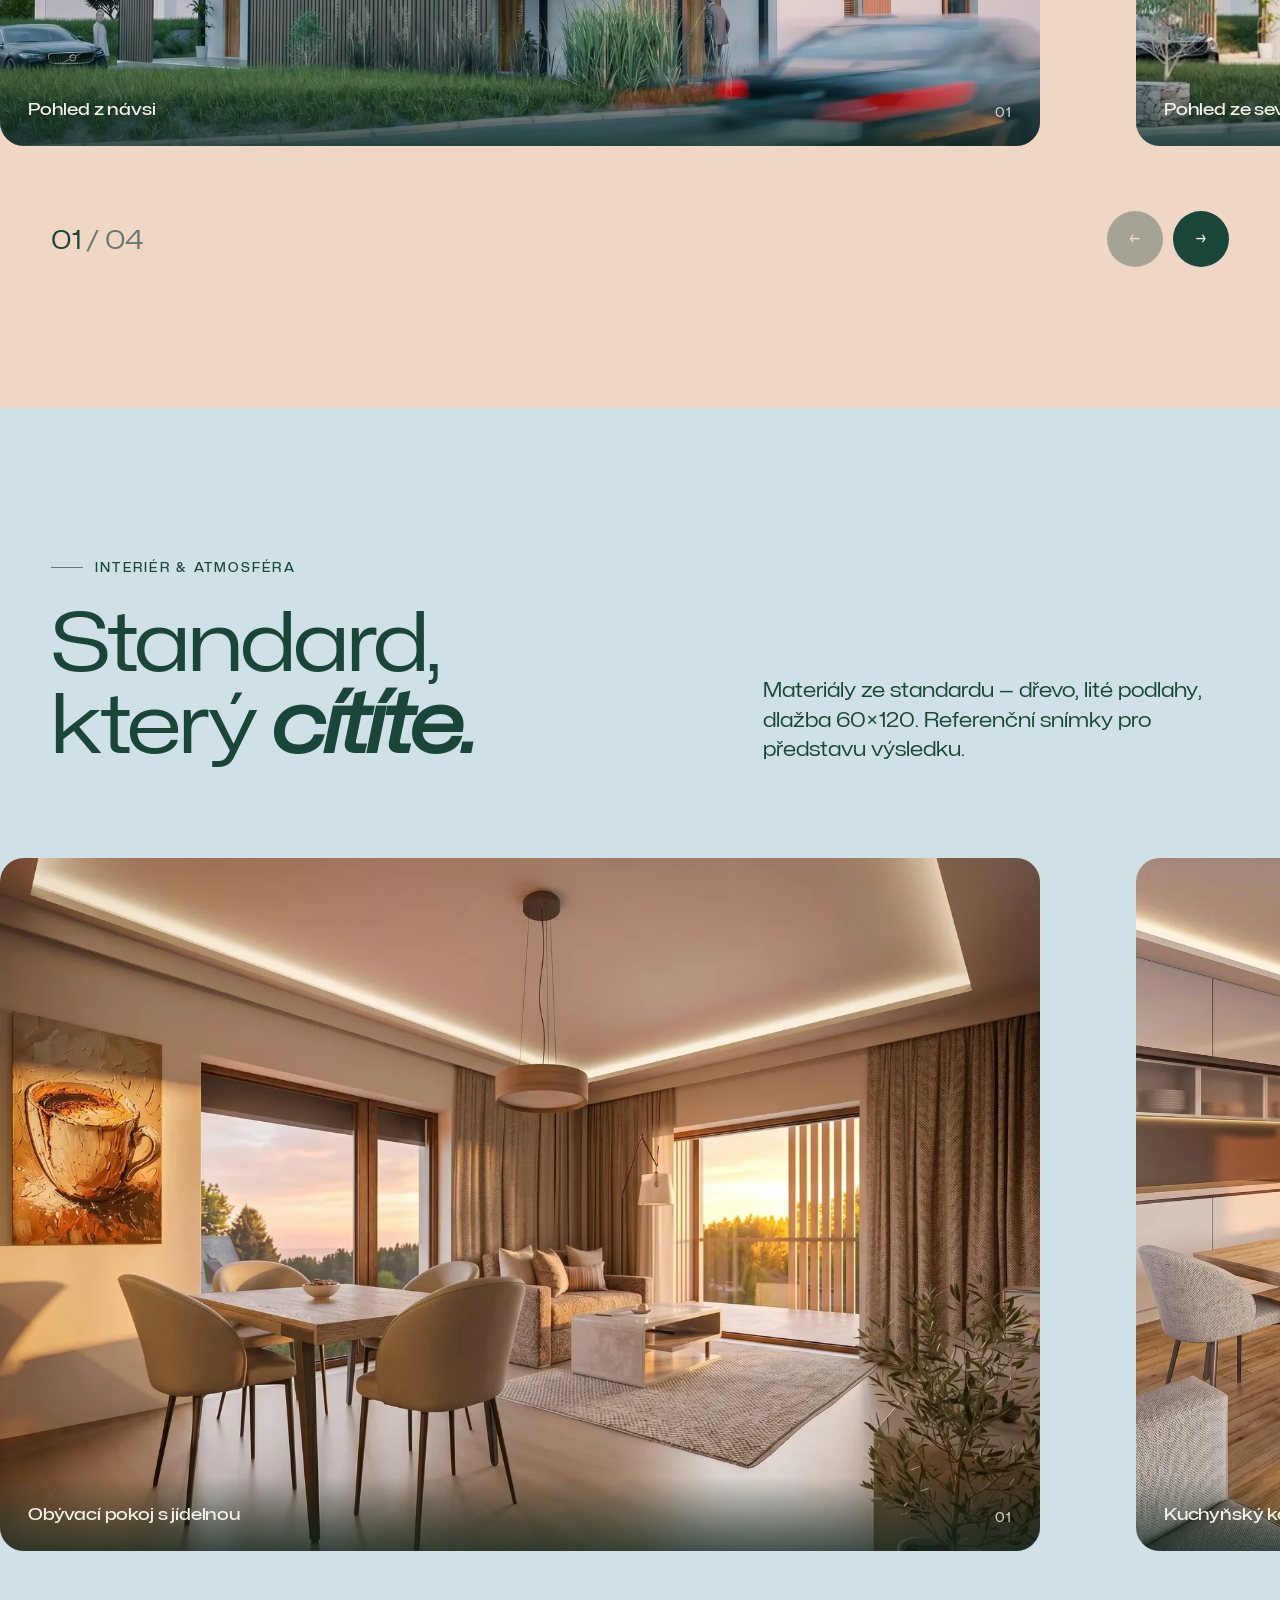
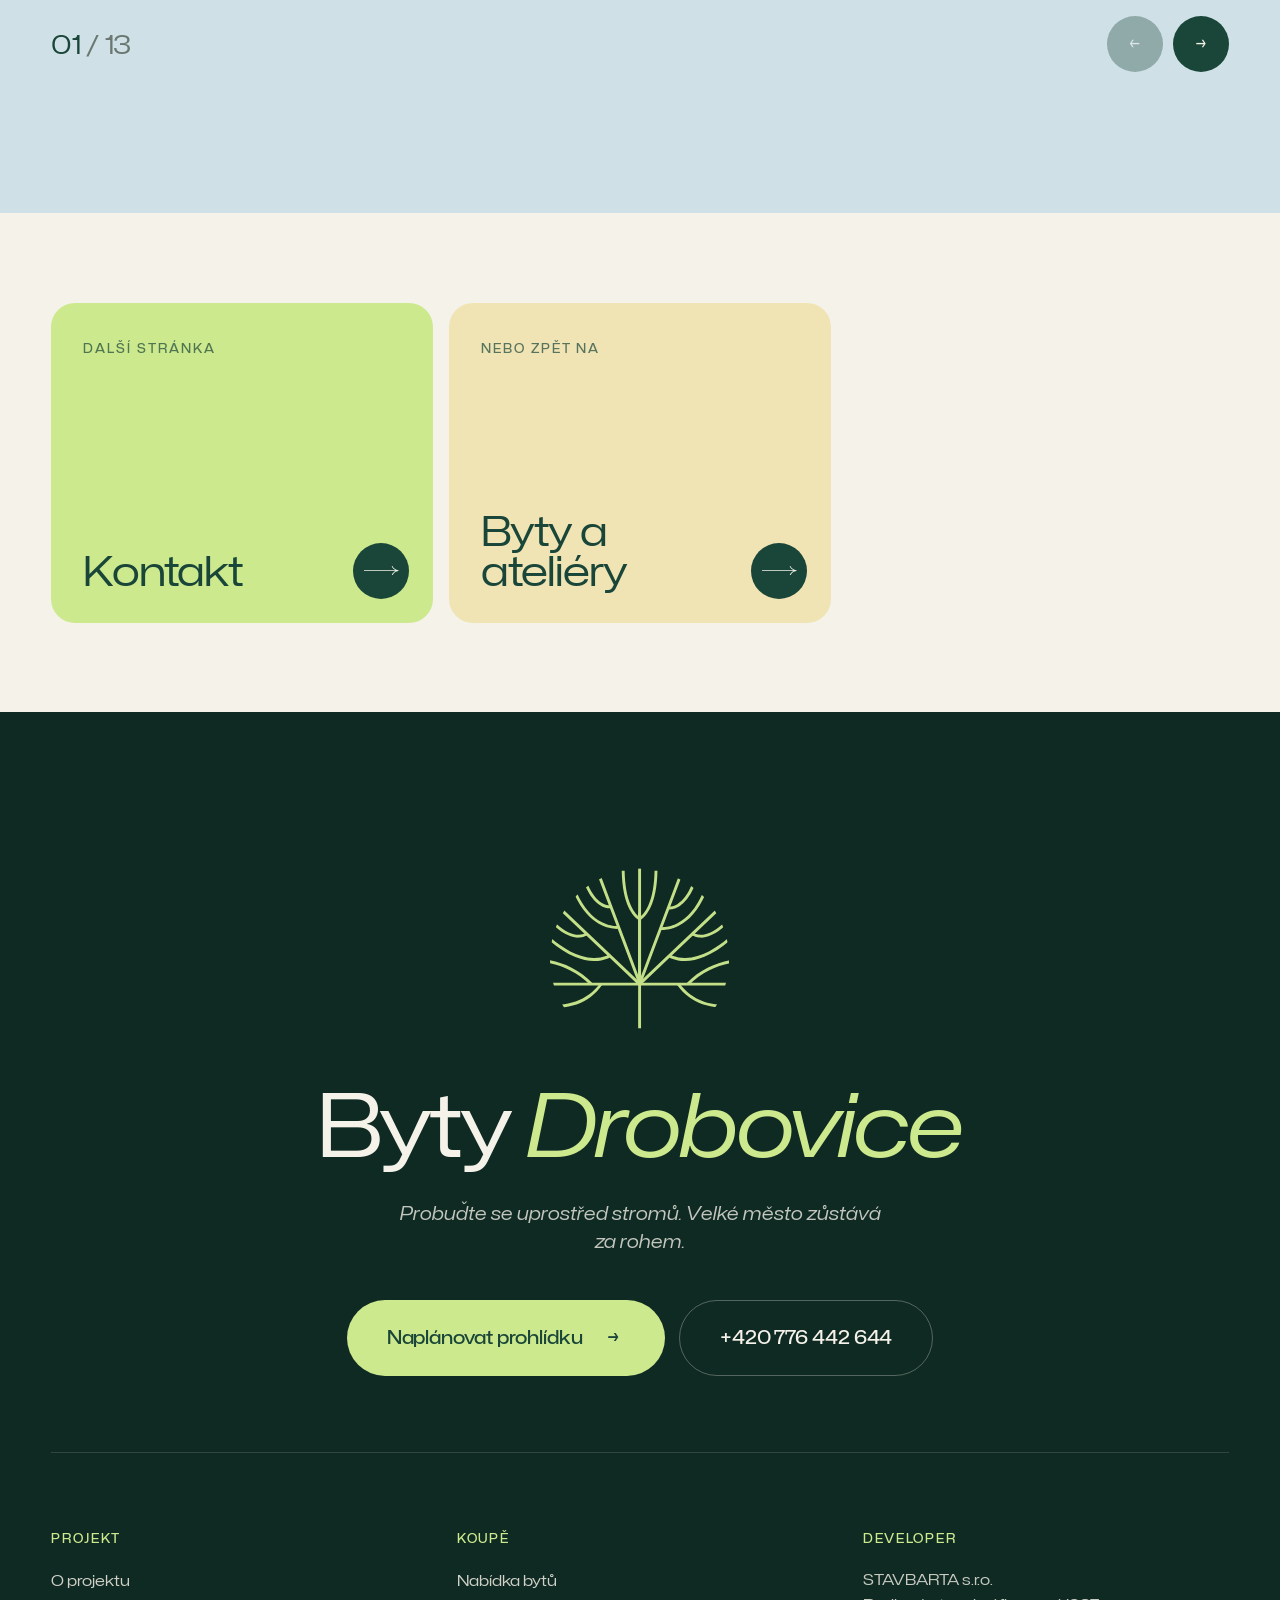
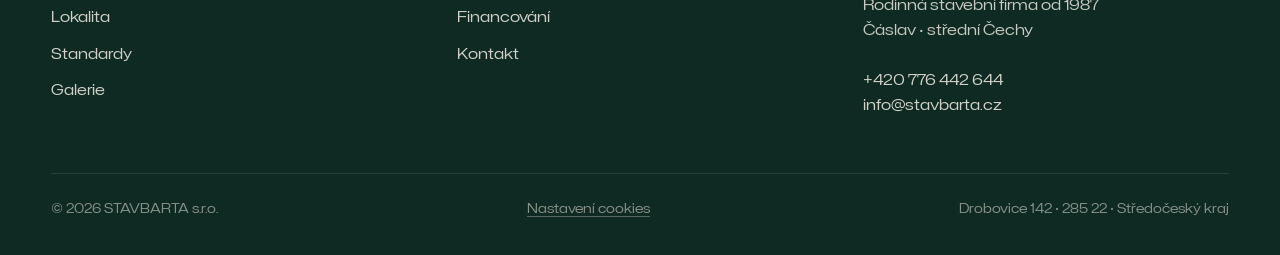
<file: galerie.html>
<!DOCTYPE html>
<html lang="cs">
<head>
  <meta charset="UTF-8" />
  <meta name="viewport" content="width=device-width, initial-scale=1.0" />
  <link rel="preload" as="font" type="font/ttf" href="assets/fonts/MonaSansExpanded-Regular.ttf" crossorigin />
  <link rel="preload" as="font" type="font/ttf" href="assets/fonts/MonaSansExpanded-Medium.ttf" crossorigin />
  <title>Galerie — Byty Drobovice | Vizualizace a fotografie</title>
  <meta name="description" content="Exteriérové vizualizace, půdorysy a atmosférické snímky projektu Byty Drobovice. Sedlová střecha, dřevěné lamely, sedm domovů v drobovické návsi." />
  <meta name="keywords" content="vizualizace, fotky, galerie, exteriér, půdorys, Drobovice" />
  <meta name="author" content="STAVBARTA s.r.o." />
  <meta name="robots" content="index, follow, max-image-preview:large, max-snippet:-1" />
  <meta name="theme-color" content="#1A4639" />
  <meta name="color-scheme" content="light" />
  <meta name="format-detection" content="telephone=no" />
  <link rel="canonical" href="https://bytydrobovice.cz/galerie" />

  <!-- Favicons & manifest -->
  <link rel="icon" href="favicon.svg" type="image/svg+xml" />
  <link rel="alternate icon" href="favicon.svg" />
  <link rel="apple-touch-icon" href="favicon.svg" />
  <link rel="mask-icon" href="favicon.svg" color="#1A4639" />
  <link rel="manifest" href="site.webmanifest" />

  <!-- Open Graph -->
  <meta property="og:type" content="website" />
  <meta property="og:url" content="https://bytydrobovice.cz/galerie" />
  <meta property="og:title" content="Galerie — Byty Drobovice | Vizualizace a fotografie" />
  <meta property="og:description" content="Exteriérové vizualizace, půdorysy a atmosférické snímky projektu Byty Drobovice. Sedlová střecha, dřevěné lamely, sedm domovů v drobovické návsi." />
  <meta property="og:image" content="https://bytydrobovice.cz/assets/exterior.jpg" />
  <meta property="og:image:width" content="1200" />
  <meta property="og:image:height" content="630" />
  <meta property="og:image:alt" content="Byty Drobovice — exteriér" />
  <meta property="og:site_name" content="Byty Drobovice" />
  <meta property="og:locale" content="cs_CZ" />

  <!-- Twitter -->
  <meta name="twitter:card" content="summary_large_image" />
  <meta name="twitter:title" content="Galerie — Byty Drobovice | Vizualizace a fotografie" />
  <meta name="twitter:description" content="Exteriérové vizualizace, půdorysy a atmosférické snímky projektu Byty Drobovice. Sedlová střecha, dřevěné lamely, sedm domovů v drobovické návsi." />
  <meta name="twitter:image" content="https://bytydrobovice.cz/assets/exterior.jpg" />

  <link rel="stylesheet" href="styles/v3.css?v=1" />
</head>
<body data-page="gallery">
  <div id="page-loader" class="page-loader is-loading" aria-hidden="true">
    <div class="page-loader__mark">
      <img src="assets/logo-mark.svg" alt="" />
    </div>
  </div>
  <noscript><style>#page-loader{display:none;}</style></noscript>


  <!-- HERO ===================================================== -->
  <header class="hero bg-cream has-tree">
    <aside class="tree-watermark" data-tree-watermark
           style="right:-10vw;bottom:-14vw;width:min(78vw,720px);opacity:0.07;"></aside>
    <div class="hero-meta" data-reveal>
      <span class="crumb"><a href="/">Úvod</a> / Galerie</span>
      <span>06 — Vizualizace a&nbsp;půdorysy</span>
    </div>
    <div data-reveal data-delay="1">
      <h1 class="display">Atmosféra <em>v představě.</em></h1>
    </div>
    <div class="hero__bottom" data-reveal data-delay="2">
      <p class="hero__sub">
        Jak bude vypadat ráno na návsi? Co uvidíte z balkónu? Tady jsou vizualizace, atmosférické záběry a&nbsp;půdorysy všech sedmi jednotek.
      </p>
      <div class="hero__ctas">
        <a class="btn btn-dark btn-xl" href="/byty">
          Vybrat jednotku <span class="arrow" aria-hidden="true">→</span>
        </a>
      </div>
    </div>
  </header>

  <!-- EXTERIÉR — HORIZONTÁLNÍ GALERIE ========================= -->
  <section class="section bg-rose">
    <div class="section-inner">
      <div class="s-head">
        <div data-reveal>
          <p class="eyebrow">Exteriér</p>
          <h2 class="display" style="margin-top:24px;">Dům v <em>kontextu.</em></h2>
        </div>
        <div data-reveal data-delay="1">
          <p class="lead">Pohledy z návsi, ze strany hospody, ze zahradní části. Vizualizace pracují s reálným kontextem ulice.</p>
        </div>
      </div>

      <div class="hgallery" data-reveal>
        <div class="hgallery__scroll" id="g-ext">
          <figure class="hgallery__item is-wide" style="background-image:url('assets/photos/exterior-1.webp');"><figcaption class="meta"><span class="title">Pohled z návsi</span><span class="num">01</span></figcaption></figure>
          <figure class="hgallery__item" style="background-image:url('assets/photos/exterior-2.webp');"><figcaption class="meta"><span class="title">Pohled ze severu</span><span class="num">02</span></figcaption></figure>
          <figure class="hgallery__item is-tall" style="background-image:url('assets/hero-exterior.jpg');"><figcaption class="meta"><span class="title">Za soumraku</span><span class="num">03</span></figcaption></figure>
          <figure class="hgallery__item is-wide" style="background-image:url('assets/exterior.jpg');"><figcaption class="meta"><span class="title">Zahradní strana</span><span class="num">04</span></figcaption></figure>
        </div>
        <div class="hgallery__nav">
          <div class="count">
            <span data-hg-current>01</span><span class="total"> / <span data-hg-total>04</span></span>
          </div>
          <div class="arrows">
            <button class="arrow-btn" data-hg-prev aria-label="Předchozí">←</button>
            <button class="arrow-btn" data-hg-next aria-label="Další">→</button>
          </div>
        </div>
      </div>
    </div>
  </section>

  <!-- INTERIÉR — ATMOSFÉRA ==================================== -->
  <section class="section bg-sky">
    <div class="section-inner">
      <div class="s-head">
        <div data-reveal>
          <p class="eyebrow">Interiér &amp; atmosféra</p>
          <h2 class="display" style="margin-top:24px;">Standard, který <em>cítíte.</em></h2>
        </div>
        <div data-reveal data-delay="1">
          <p class="lead">Materiály ze standardu — dřevo, lité podlahy, dlažba 60×120. Referenční snímky pro představu výsledku.</p>
        </div>
      </div>

      <div class="hgallery" data-reveal>
        <div class="hgallery__scroll" id="g-int">
          <figure class="hgallery__item is-wide" style="background-image:url('assets/photos/obyvak-1.webp');"><figcaption class="meta"><span class="title">Obývací pokoj s jídelnou</span><span class="num">01</span></figcaption></figure>
          <figure class="hgallery__item" style="background-image:url('assets/photos/kuchyne.webp');"><figcaption class="meta"><span class="title">Kuchyňský kout</span><span class="num">02</span></figcaption></figure>
          <figure class="hgallery__item is-tall" style="background-image:url('assets/photos/loznice-1.webp');"><figcaption class="meta"><span class="title">Ložnice</span><span class="num">03</span></figcaption></figure>
          <figure class="hgallery__item" style="background-image:url('assets/photos/koupelna.webp');"><figcaption class="meta"><span class="title">Koupelna</span><span class="num">04</span></figcaption></figure>
          <figure class="hgallery__item is-wide" style="background-image:url('assets/photos/obyvak-2.webp');"><figcaption class="meta"><span class="title">Kuchyň s jídelnou</span><span class="num">05</span></figcaption></figure>
          <figure class="hgallery__item" style="background-image:url('assets/photos/detsky-1.webp');"><figcaption class="meta"><span class="title">Dětský pokoj</span><span class="num">06</span></figcaption></figure>
          <figure class="hgallery__item is-tall" style="background-image:url('assets/photos/chodba.webp');"><figcaption class="meta"><span class="title">Chodba se zelenou stěnou</span><span class="num">07</span></figcaption></figure>
          <figure class="hgallery__item is-wide" style="background-image:url('assets/photos/obyvak-3.webp');"><figcaption class="meta"><span class="title">Obývák s balkónem</span><span class="num">08</span></figcaption></figure>
          <figure class="hgallery__item" style="background-image:url('assets/photos/loznice-2.webp');"><figcaption class="meta"><span class="title">Ložnice s pracovnou</span><span class="num">09</span></figcaption></figure>
          <figure class="hgallery__item is-tall" style="background-image:url('assets/photos/predsin.webp');"><figcaption class="meta"><span class="title">Předsíň</span><span class="num">10</span></figcaption></figure>
          <figure class="hgallery__item" style="background-image:url('assets/photos/pokoj-1.webp');"><figcaption class="meta"><span class="title">Pokoj</span><span class="num">11</span></figcaption></figure>
          <figure class="hgallery__item is-wide" style="background-image:url('assets/photos/detsky-2.webp');"><figcaption class="meta"><span class="title">Pokoj / pracovna</span><span class="num">12</span></figcaption></figure>
          <figure class="hgallery__item" style="background-image:url('assets/photos/loznice-3.webp');"><figcaption class="meta"><span class="title">Ložnice</span><span class="num">13</span></figcaption></figure>
        </div>
        <div class="hgallery__nav">
          <div class="count">
            <span data-hg-current>01</span><span class="total"> / <span data-hg-total>13</span></span>
          </div>
          <div class="arrows">
            <button class="arrow-btn" data-hg-prev aria-label="Předchozí">←</button>
            <button class="arrow-btn" data-hg-next aria-label="Další">→</button>
          </div>
        </div>
      </div>
    </div>
  </section>

  

  <!-- NEXT ===================================================== -->
  <section class="section compact bg-cream">
    <div class="section-inner">
      <div class="nav-grid">
        <a class="nav-tile is-lime" href="/kontakt" data-reveal>
          <span class="n">Další stránka</span>
          <h3 class="t">Kontakt</h3>
          <span class="arrow-circle" aria-hidden="true"><svg class="arrow-circle__svg" viewBox="0 0 1331 361" fill="currentColor" aria-hidden="true"><path d="M268.787 12.4883C234.297 90.8524 175.136 137.943 118.473 164.744H1330.6V195.744H118.473C175.136 222.545 234.297 269.636 268.787 348L240.414 360.488C184.891 234.333 56.8237 197.936 0 195.732L0.299805 180.244L0 164.756C56.8237 162.552 184.891 126.155 240.414 0L268.787 12.4883Z"/></svg></span>
        </a>
        <a class="nav-tile is-butter" href="/byty" data-reveal data-delay="1">
          <span class="n">Nebo zpět na</span>
          <h3 class="t">Byty a ateliéry</h3>
          <span class="arrow-circle" aria-hidden="true"><svg class="arrow-circle__svg" viewBox="0 0 1331 361" fill="currentColor" aria-hidden="true"><path d="M268.787 12.4883C234.297 90.8524 175.136 137.943 118.473 164.744H1330.6V195.744H118.473C175.136 222.545 234.297 269.636 268.787 348L240.414 360.488C184.891 234.333 56.8237 197.936 0 195.732L0.299805 180.244L0 164.756C56.8237 162.552 184.891 126.155 240.414 0L268.787 12.4883Z"/></svg></span>
        </a>
      </div>
    </div>
  </section>

  <script src="assets/image-slot.js"></script>
  <script src="assets/site.js?v=1"></script>

  <script type="application/ld+json">
  {
    "@context": "https://schema.org",
    "@type": "BreadcrumbList",
    "itemListElement": [
      { "@type": "ListItem", "position": 1, "name": "Úvod", "item": "https://bytydrobovice.cz/" },
      { "@type": "ListItem", "position": 2, "name": "Galerie", "item": "https://bytydrobovice.cz/galerie" }
    ]
  }
  </script>
  <script src="assets/cookie-consent.js"></script>
</body>
</html>
</file>
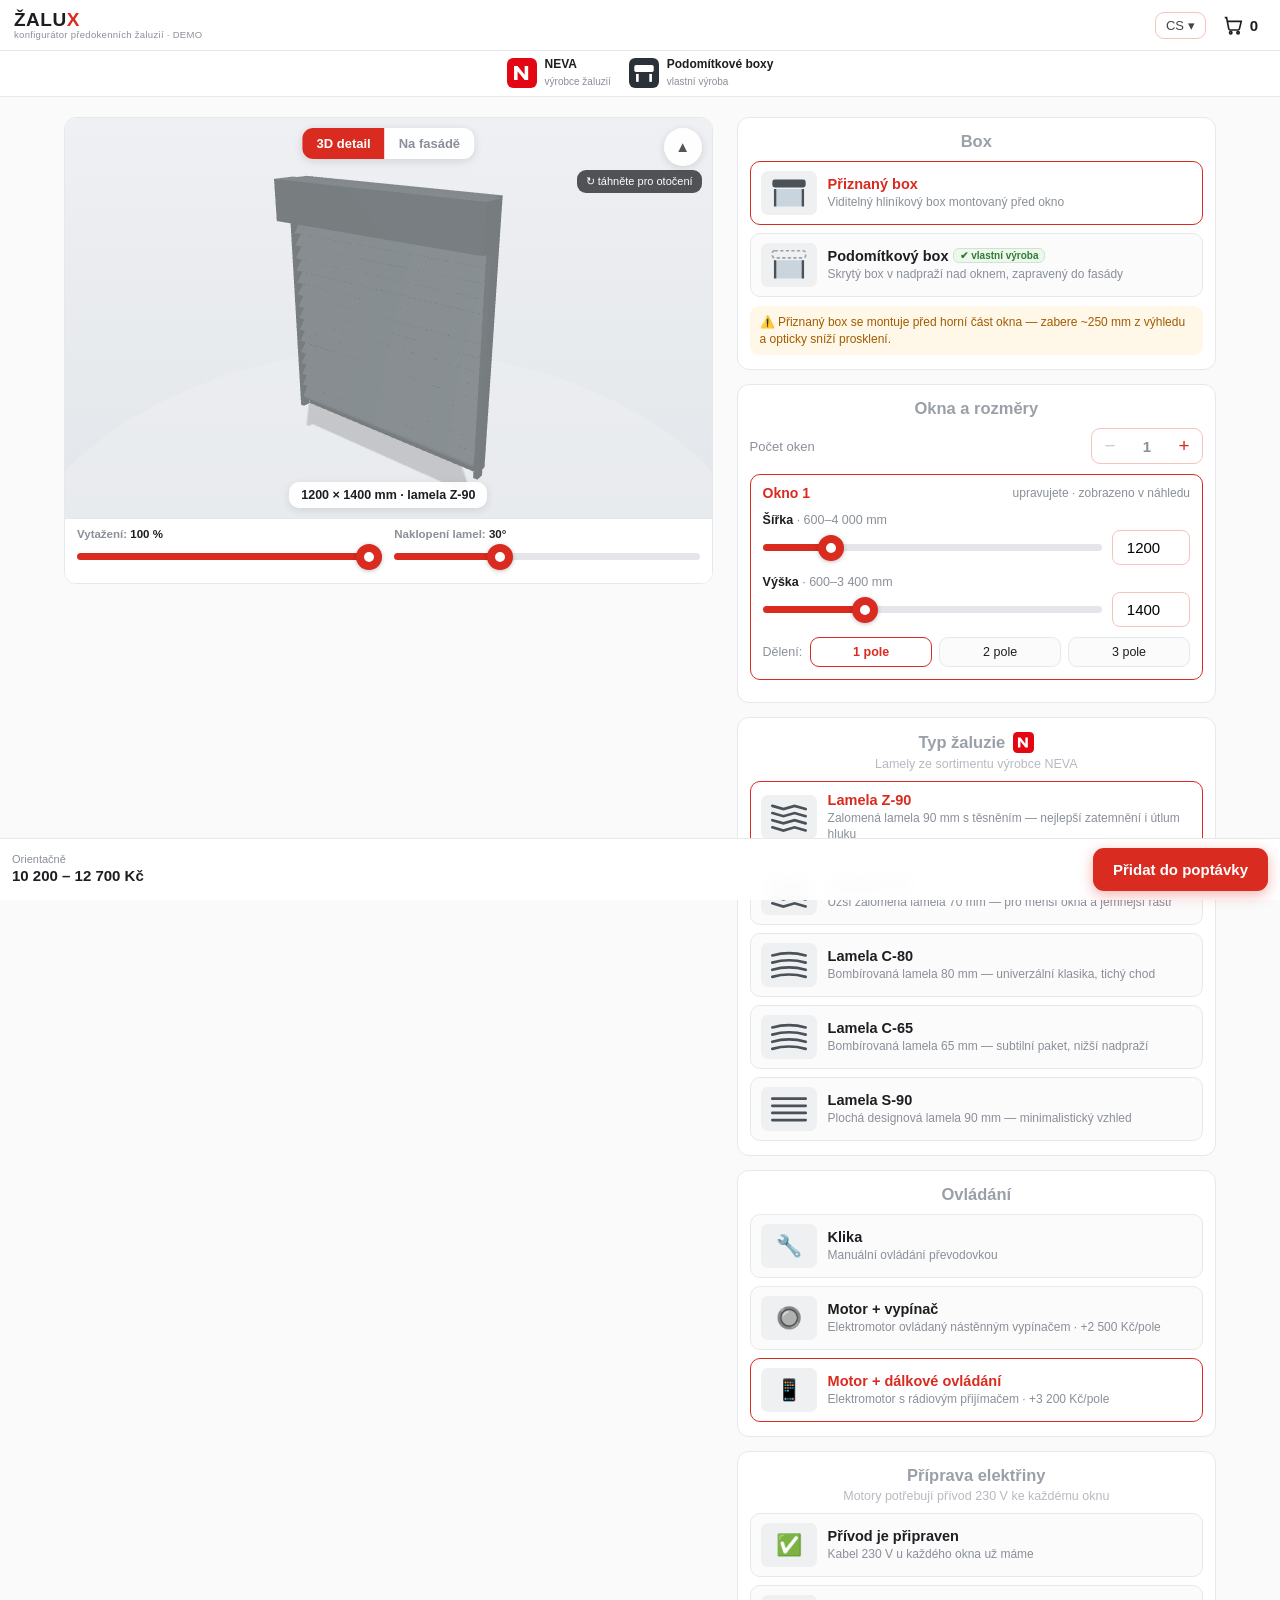
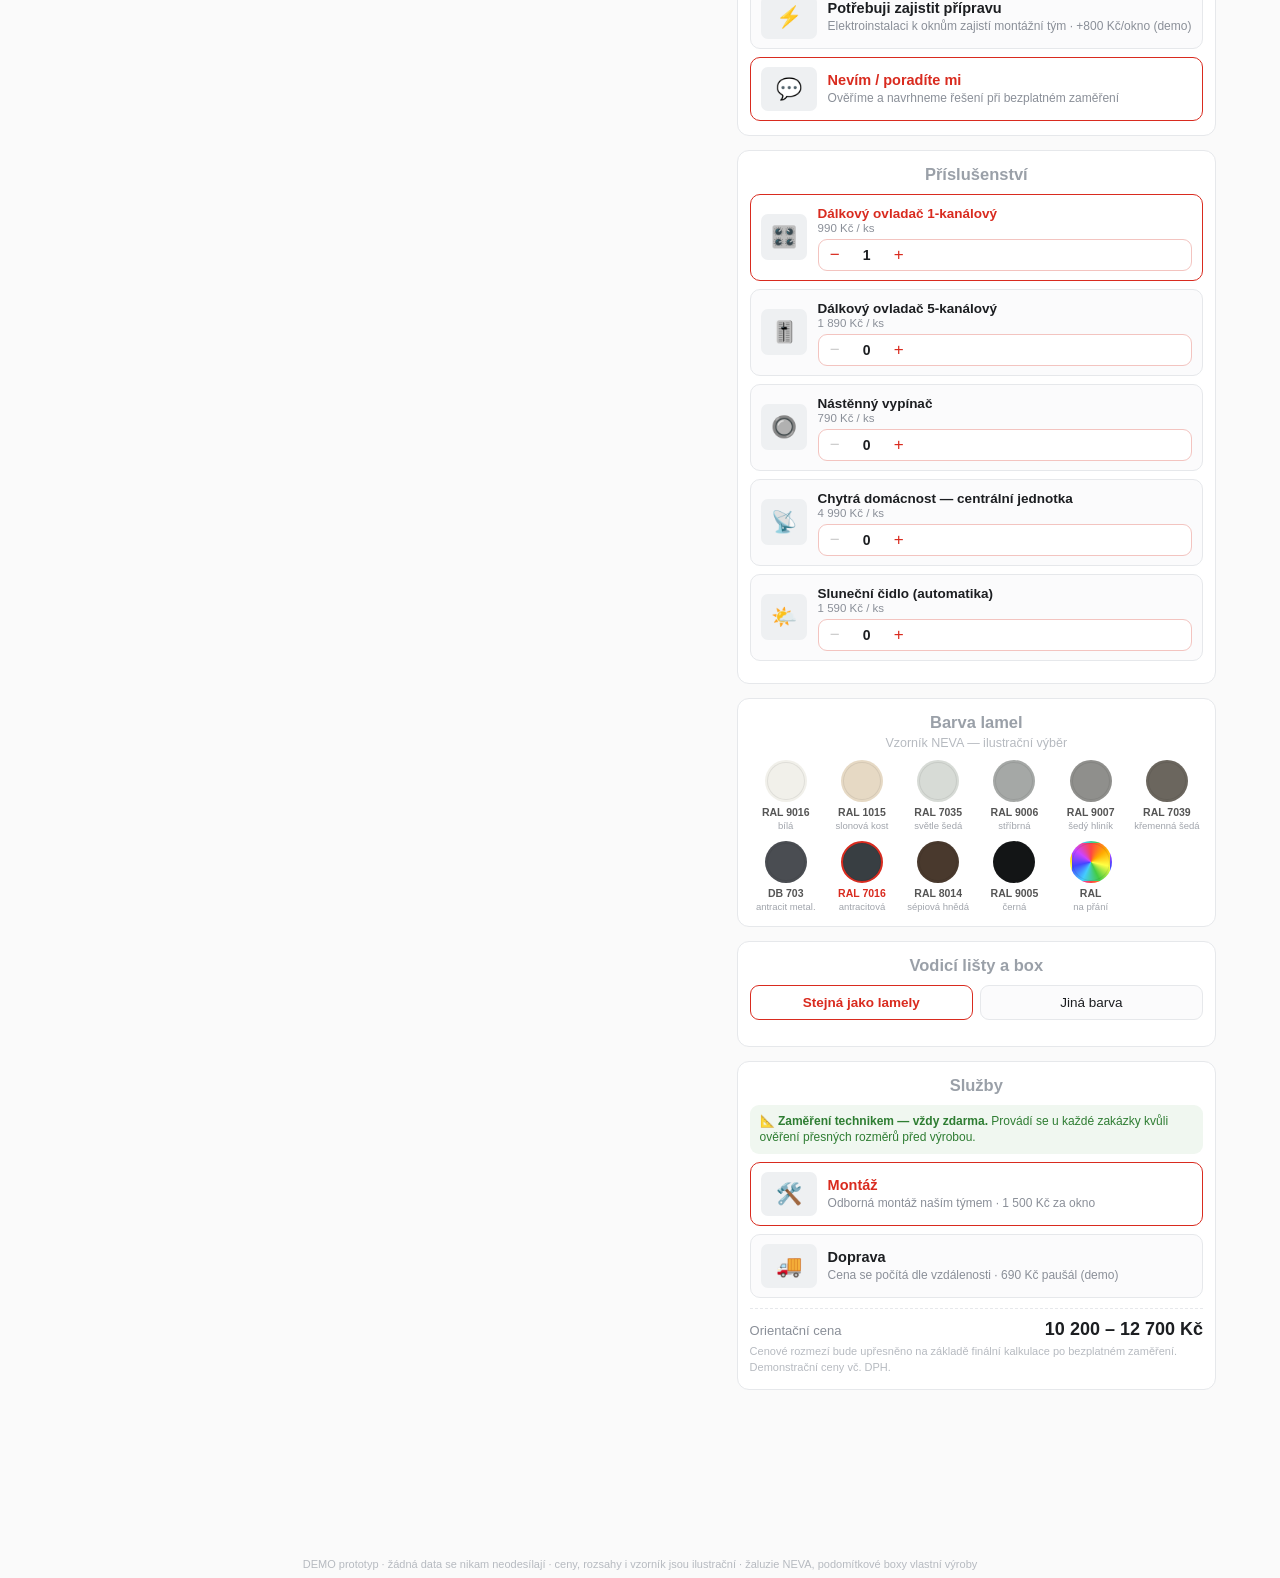
<file: konfigurator-zaluzie.html>
<!DOCTYPE html>
<html lang="cs">
<head>
<meta charset="UTF-8">
<meta name="viewport" content="width=device-width, initial-scale=1.0, viewport-fit=cover">
<meta name="robots" content="noindex">
<title>Konfigurátor předokenních žaluzií NEVA — DEMO</title>
<script src="assets/three.min.js"></script>
<style>
  :root{
    --red:#d92b1f; --red-dark:#b8231a; --neva:#e30613;
    --ink:#1c1e21; --gray:#8a8f98; --gray-light:#f4f5f7;
    --border:#e6e8eb; --card:#ffffff;
    --radius:12px;
  }
  *{box-sizing:border-box;margin:0;padding:0}
  html{-webkit-text-size-adjust:100%}
  body{font-family:-apple-system,BlinkMacSystemFont,"Segoe UI",Roboto,"Helvetica Neue",Arial,sans-serif;color:var(--ink);background:#fafafa}
  button{font:inherit;cursor:pointer;border:none;background:none;color:inherit}
  input{font:inherit}

  /* ---------- header ---------- */
  header{position:sticky;top:0;z-index:40;background:#fff;border-bottom:1px solid var(--border);
    display:flex;align-items:center;justify-content:space-between;padding:8px 14px;gap:10px}
  .logo{display:flex;flex-direction:column;line-height:1.05}
  .logo b{font-size:19px;letter-spacing:.5px}
  .logo b span{color:var(--red)}
  .logo small{font-size:9.5px;color:var(--gray);letter-spacing:.3px}
  .hdr-right{display:flex;align-items:center;gap:8px}
  .chip{border:1px solid #f3c4c0;border-radius:9px;padding:5px 10px;font-size:13px;color:#444;background:#fff}
  .cart-btn{display:flex;align-items:center;gap:6px;font-size:15px;font-weight:600;padding:6px 8px;border-radius:9px}
  .cart-btn svg{width:22px;height:22px}

  /* brand strip */
  .brands{display:flex;align-items:center;justify-content:center;gap:18px;padding:7px 12px;background:#fff;border-bottom:1px solid var(--border);flex-wrap:wrap}
  .brand{display:flex;align-items:center;gap:8px}
  .brand .txt{line-height:1.1}
  .brand .txt b{font-size:12px;display:block}
  .brand .txt small{font-size:10px;color:var(--gray)}

  /* ---------- layout ---------- */
  .layout{max-width:1200px;margin:0 auto;display:grid;grid-template-columns:1fr}
  @media(max-width:959px){
    header{position:static}
    .preview-wrap{position:sticky;top:0;z-index:35;box-shadow:0 4px 14px rgba(0,0,0,.08)}
  }
  @media(min-width:960px){
    .layout{grid-template-columns:minmax(0,1.15fr) minmax(360px,.85fr);gap:24px;padding:20px 24px 120px}
    .preview-wrap{position:sticky;top:64px;align-self:start}
  }

  /* ---------- preview ---------- */
  .preview-wrap{background:#fff}
  @media(min-width:960px){.preview-wrap{border-radius:var(--radius);overflow:hidden;border:1px solid var(--border)}}
  .preview{position:relative;background:linear-gradient(#eef0f3,#e3e6ea)}
  #gl{display:block;width:100%;touch-action:none;cursor:grab}
  #facadeSvg{display:none;width:100%;height:auto;touch-action:pan-y}
  .view-tabs{position:absolute;top:10px;left:50%;transform:translateX(-50%);display:flex;background:rgba(255,255,255,.94);
    border-radius:11px;box-shadow:0 2px 10px rgba(0,0,0,.12);overflow:hidden}
  .view-tabs button{padding:8px 14px;font-size:13px;font-weight:600;color:var(--gray)}
  .view-tabs button.sel{background:var(--red);color:#fff}
  .night-btn{position:absolute;top:10px;left:10px;width:38px;height:38px;border-radius:50%;background:rgba(255,255,255,.92);
    box-shadow:0 2px 8px rgba(0,0,0,.12);display:none;align-items:center;justify-content:center;font-size:17px}
  .collapse-btn{position:absolute;top:10px;right:10px;width:38px;height:38px;border-radius:50%;background:rgba(255,255,255,.92);
    box-shadow:0 2px 8px rgba(0,0,0,.12);display:flex;align-items:center;justify-content:center;font-size:15px;color:#555}
  .mini-bar{display:none;align-items:center;justify-content:space-between;gap:10px;padding:8px 12px;background:#fff;border-bottom:1px solid var(--border)}
  .mini-bar .info{font-size:12.5px;font-weight:600;color:var(--ink);white-space:nowrap;overflow:hidden;text-overflow:ellipsis}
  .mini-bar button{flex:none;color:var(--red);font-weight:700;font-size:13px;padding:7px 12px;border:1.5px solid #f3c4c0;border-radius:9px;background:#fff}
  .preview-wrap.collapsed .preview,.preview-wrap.collapsed .sim-bar{display:none}
  .preview-wrap.collapsed .mini-bar{display:flex}
  .dim-chip{position:absolute;bottom:10px;left:50%;transform:translateX(-50%);background:rgba(255,255,255,.92);
    border-radius:10px;padding:6px 12px;font-size:12.5px;font-weight:700;box-shadow:0 2px 8px rgba(0,0,0,.10);white-space:nowrap}
  .hint-360{position:absolute;top:52px;right:10px;background:rgba(28,30,33,.75);color:#fff;border-radius:9px;
    padding:5px 9px;font-size:11px;pointer-events:none}
  .sim-bar{display:flex;gap:12px;padding:9px 12px;background:#fff;border-top:1px solid var(--border);flex-wrap:wrap}
  .sim-bar label{flex:1;min-width:130px;font-size:11.5px;color:var(--gray);font-weight:600}
  .sim-bar label b{color:var(--ink)}
  .sim-bar input[type=range]{width:100%;margin-top:2px}

  /* vlastní vzhled sliderů — velký palec, spolehlivé tažení na dotyku */
  input[type=range]{-webkit-appearance:none;appearance:none;background:transparent;height:30px;--fill:50%;touch-action:none;cursor:pointer}
  input[type=range]::-webkit-slider-runnable-track{height:7px;border-radius:4px;
    background:linear-gradient(to right,var(--red) var(--fill),#e4e6e9 var(--fill))}
  input[type=range]::-webkit-slider-thumb{-webkit-appearance:none;width:26px;height:26px;border-radius:50%;
    background:#fff;border:8px solid var(--red);margin-top:-9.5px;box-shadow:0 1px 4px rgba(0,0,0,.25)}
  input[type=range]::-moz-range-track{height:7px;border-radius:4px;background:#e4e6e9}
  input[type=range]::-moz-range-progress{height:7px;border-radius:4px;background:var(--red)}
  input[type=range]::-moz-range-thumb{width:12px;height:12px;border-radius:50%;background:#fff;border:7px solid var(--red);box-shadow:0 1px 4px rgba(0,0,0,.25)}

  /* ---------- cards ---------- */
  .panel{padding:10px 10px 120px;display:flex;flex-direction:column;gap:10px}
  @media(min-width:960px){.panel{padding:0 0 40px;gap:14px}}
  .card{background:var(--card);border:1px solid var(--border);border-radius:var(--radius);padding:14px 12px}
  .card h2{text-align:center;font-size:16.5px;color:#9aa0a8;font-weight:700;margin-bottom:10px;display:flex;align-items:center;justify-content:center;gap:8px}
  .card .hint{text-align:center;color:#b6bac0;font-size:12.5px;margin:-6px 0 10px}

  .opt-row{display:flex;align-items:center;gap:11px;width:100%;text-align:left;border:1.5px solid var(--border);
    border-radius:10px;padding:9px 10px;margin-bottom:8px;background:#fbfbfc;transition:border-color .15s}
  .opt-row:last-child{margin-bottom:0}
  .opt-row.sel{border-color:var(--red);background:#fff}
  .opt-row .thumb{width:56px;height:44px;border-radius:7px;background:#eef0f2;flex:none;display:flex;align-items:center;justify-content:center;overflow:hidden;font-size:21px}
  .opt-row .t{font-size:14.5px;font-weight:600}
  .opt-row.sel .t{color:var(--red)}
  .opt-row .d{font-size:12px;color:var(--gray);margin-top:2px;line-height:1.3}
  .badge{display:inline-block;background:#eef7ee;color:#2e7d32;border:1px solid #cde5cd;font-size:10px;font-weight:700;
    border-radius:6px;padding:1px 6px;margin-left:5px;vertical-align:2px}

  .seg{display:flex;gap:7px}
  .seg button{flex:1;padding:9px 4px;border:1.5px solid var(--border);border-radius:9px;background:#fbfbfc;font-size:13.5px;font-weight:500}
  .seg button.sel{border-color:var(--red);color:var(--red);font-weight:700;background:#fff}

  .note{margin-top:9px;font-size:12px;color:#7a8088;background:#f4f6f8;border-radius:9px;padding:8px 10px;line-height:1.4}
  .note.ok{color:#2e7d32;background:#f0f7f0}
  .note.warn2{color:#a15c00;background:#fff7e8}
  .warn{margin-top:9px;font-size:12px;color:#a15c00;background:#fff7e8;border:1px solid #f4dfb5;border-radius:9px;padding:8px 10px;display:none}
  .warn.show{display:block}

  /* windows */
  .win-head{display:flex;align-items:center;justify-content:space-between;margin-bottom:10px}
  .win-head span{font-size:13px;color:var(--gray)}
  .stepper{display:flex;align-items:center;border:1px solid #f3c4c0;border-radius:9px;overflow:hidden;background:#fff}
  .stepper button{width:36px;height:34px;font-size:19px;color:var(--red)}
  .stepper button:disabled{color:#ccc}
  .stepper span{width:38px;text-align:center;font-size:15px;font-weight:600}
  .win-row{border:1.5px solid var(--border);border-radius:10px;margin-bottom:8px;background:#fbfbfc;overflow:hidden}
  .win-row.sel{border-color:var(--red);background:#fff}
  .win-row .head{display:flex;align-items:center;justify-content:space-between;width:100%;padding:10px 12px;text-align:left}
  .win-row .head .t{font-size:14px;font-weight:700}
  .win-row.sel .head .t{color:var(--red)}
  .win-row .head .s{font-size:12px;color:var(--gray)}
  .win-body{padding:2px 12px 12px}
  .dim{margin-bottom:10px}
  .dim .lbl{font-size:12.5px;margin-bottom:3px;color:var(--gray)}
  .dim .lbl b{color:var(--ink)}
  .dim-line{display:flex;align-items:center;gap:10px}
  .dim-line input[type=range]{flex:1}
  .dim-line input[type=number]{width:78px;padding:8px 5px;text-align:center;font-size:15px;border:1.5px solid #f3c4c0;border-radius:8px;outline:none}
  .pole-line{display:flex;align-items:center;gap:8px;margin-top:4px}
  .pole-line .lb{font-size:12.5px;color:var(--gray)}
  .pole-line .seg{flex:1}
  .pole-line .seg button{padding:7px 4px;font-size:12.5px}

  /* swatches */
  .swatches{display:grid;grid-template-columns:repeat(auto-fill,minmax(62px,1fr));gap:10px 4px;justify-items:center}
  .swatch{display:flex;flex-direction:column;align-items:center;gap:4px;background:none}
  .swatch .dot{width:42px;height:42px;border-radius:50%;border:2.5px solid transparent;box-shadow:inset 0 0 0 1px rgba(0,0,0,.08)}
  .swatch.sel .dot{border-color:var(--red)}
  .swatch .code{font-size:10.5px;font-weight:700;color:#555}
  .swatch .nm{font-size:9.5px;color:#a0a4ab;margin-top:-2px;text-align:center}
  .swatch.sel .code{color:var(--red)}
  .dot.wheel{background:conic-gradient(#f44,#fa0,#ff4,#4c4,#4cf,#44f,#c4f,#f44)}

  /* accessories */
  .acc-row{display:flex;align-items:center;gap:11px;border:1.5px solid var(--border);border-radius:10px;padding:9px 10px;margin-bottom:8px;background:#fbfbfc}
  .acc-row.active{border-color:var(--red);background:#fff}
  .acc-row .thumb{width:46px;height:46px;border-radius:7px;background:#eef0f2;flex:none;display:flex;align-items:center;justify-content:center;font-size:21px}
  .acc-row .t{font-size:13.5px;font-weight:600}
  .acc-row.active .t{color:var(--red)}
  .acc-row .p{font-size:11.5px;color:var(--gray)}
  .acc-row .stepper{margin-top:5px}
  .acc-row .stepper button{width:32px;height:30px;font-size:17px}
  .acc-row .stepper span{width:32px;font-size:14px}

  /* price */
  .price-line{margin-top:10px;padding-top:10px;border-top:1px dashed var(--border);display:flex;align-items:baseline;justify-content:space-between;gap:8px}
  .price-line .val{font-size:18px;font-weight:800;text-align:right}
  .price-note{font-size:11px;color:#b6bac0;margin-top:4px;line-height:1.4}

  /* bottom bar */
  .bottom-bar{position:fixed;bottom:0;left:0;right:0;z-index:40;background:rgba(255,255,255,.95);backdrop-filter:blur(8px);
    border-top:1px solid var(--border);padding:9px 12px calc(9px + env(safe-area-inset-bottom));display:flex;align-items:center;justify-content:space-between;gap:10px}
  .bottom-bar .sum{font-size:11px;color:var(--gray);line-height:1.25}
  .bottom-bar .sum b{display:block;font-size:15px;color:var(--ink);white-space:nowrap}
  .btn-primary{background:var(--red);color:#fff;font-size:15px;font-weight:700;padding:13px 20px;border-radius:11px;box-shadow:0 4px 14px rgba(217,43,31,.35);white-space:nowrap}
  .btn-primary:active{background:var(--red-dark)}

  /* modal */
  .modal-bg{position:fixed;inset:0;background:rgba(20,22,25,.5);z-index:60;display:none;align-items:flex-end;justify-content:center}
  @media(min-width:700px){.modal-bg{align-items:center}}
  .modal-bg.open{display:flex}
  .modal{background:#fff;width:100%;max-width:560px;max-height:88vh;overflow:auto;border-radius:16px 16px 0 0;padding:18px 16px calc(18px + env(safe-area-inset-bottom))}
  @media(min-width:700px){.modal{border-radius:16px}}
  .modal h3{font-size:18px;margin-bottom:12px;display:flex;justify-content:space-between;align-items:center}
  .modal h3 button{font-size:24px;color:var(--gray);line-height:1}
  .cart-item{border:1px solid var(--border);border-radius:10px;padding:12px;margin-bottom:10px}
  .cart-item .head{display:flex;justify-content:space-between;align-items:center;font-weight:700;font-size:14px}
  .cart-item .head button{color:var(--red);font-size:12.5px;font-weight:600}
  .cart-item ul{list-style:none;margin-top:6px;font-size:12.5px;color:#555;line-height:1.65}
  .cart-item ul b{float:right;color:var(--ink);text-align:right}
  .cart-total{display:flex;justify-content:space-between;font-size:15.5px;font-weight:800;padding:10px 2px;border-top:2px solid var(--ink);margin-top:4px;gap:10px}
  .form{margin-top:14px;display:flex;flex-direction:column;gap:8px}
  .form input,.form textarea{width:100%;padding:11px;border:1.5px solid var(--border);border-radius:9px;font-size:14px;outline:none;resize:vertical}
  .form input:focus,.form textarea:focus{border-color:var(--red)}
  .empty{text-align:center;color:var(--gray);padding:26px 0;font-size:14px}
  .thanks{text-align:center;padding:30px 10px}
  .thanks .ok{font-size:40px}
  .thanks p{color:var(--gray);margin-top:8px;line-height:1.5;font-size:13.5px}

  .demo-note{max-width:1200px;margin:0 auto;padding:8px 16px;font-size:11px;color:#b6bac0;text-align:center}
</style>
</head>
<body>

<header>
  <div class="logo"><b>ŽALU<span>X</span></b><small>konfigurátor předokenních žaluzií · DEMO</small></div>
  <div class="hdr-right">
    <div class="chip">CS ▾</div>
    <button class="cart-btn" onclick="openCart()" aria-label="Poptávkový košík">
      <svg viewBox="0 0 24 24" fill="none" stroke="currentColor" stroke-width="1.8"><path d="M3 4h2l2.4 12.2a1.5 1.5 0 0 0 1.5 1.2h8.6a1.5 1.5 0 0 0 1.5-1.2L21 8H6"/><circle cx="9.5" cy="20.5" r="1.3"/><circle cx="17.5" cy="20.5" r="1.3"/></svg>
      <span id="cartCount">0</span>
    </button>
  </div>
</header>

<div class="brands">
  <div class="brand">
    <svg width="30" height="30" viewBox="0 0 34 34"><rect width="34" height="34" rx="7" fill="#e30613"/><path d="M8 25V9h4l8 10V9h4v16h-4l-8-10v10z" fill="#fff"/></svg>
    <div class="txt"><b>NEVA</b><small>výrobce žaluzií</small></div>
  </div>
  <div class="brand">
    <svg width="30" height="30" viewBox="0 0 34 34"><rect width="34" height="34" rx="7" fill="#2b3138"/><rect x="6" y="8" width="22" height="8" rx="2" fill="#fff"/><rect x="8" y="18" width="3" height="9" fill="#fff"/><rect x="23" y="18" width="3" height="9" fill="#fff"/></svg>
    <div class="txt"><b>Podomítkové boxy</b><small>vlastní výroba</small></div>
  </div>
</div>

<div class="layout">

  <!-- ======================= PREVIEW ======================= -->
  <div class="preview-wrap" id="previewWrap">
    <div class="mini-bar">
      <span class="info" id="miniInfo">🪟 Náhled</span>
      <button onclick="setCollapsed(false)">Zobrazit náhled ⌄</button>
    </div>
    <div class="preview" id="previewBox">
      <canvas id="gl"></canvas>
      <svg id="facadeSvg" viewBox="0 0 900 660" role="img" aria-label="Vizualizace na fasádě"></svg>
      <div class="view-tabs">
        <button id="tab3d" class="sel" onclick="setView('3d')">3D detail</button>
        <button id="tabFas" onclick="setView('facade')">Na fasádě</button>
      </div>
      <button class="night-btn" id="nightBtn" onclick="toggleNight()" title="Den / noc">🌙</button>
      <button class="collapse-btn" onclick="setCollapsed(true)" title="Minimalizovat náhled">▲</button>
      <div class="dim-chip" id="dimChip"></div>
      <div class="hint-360" id="hint360">↻ táhněte pro otočení</div>
    </div>
    <div class="sim-bar">
      <label id="sunLab" style="display:none">Slunce: <b id="sunVal">poledne</b>
        <input type="range" id="sunRange" min="0" max="100" value="62" oninput="onSun(this.value)">
      </label>
      <label>Vytažení: <b id="dropVal">100 %</b>
        <input type="range" id="dropRange" min="0" max="100" value="100" oninput="onSim()">
      </label>
      <label>Naklopení lamel: <b id="tiltVal">30°</b>
        <input type="range" id="tiltRange" min="0" max="90" value="30" oninput="onSim()">
      </label>
    </div>
  </div>

  <!-- ======================= PANEL ======================= -->
  <div class="panel">

    <div class="card">
      <h2>Box</h2>
      <div id="mountList"></div>
      <div class="note" id="mountNote"></div>
    </div>

    <div class="card">
      <h2>Okna a rozměry</h2>
      <div class="win-head">
        <span>Počet oken</span>
        <div class="stepper">
          <button onclick="winCount(-1)" id="winMinus">−</button><span id="winCountVal">1</span><button onclick="winCount(1)">+</button>
        </div>
      </div>
      <div id="winList"></div>
    </div>

    <div class="card">
      <h2>Typ žaluzie
        <svg width="21" height="21" viewBox="0 0 34 34"><rect width="34" height="34" rx="7" fill="#e30613"/><path d="M8 25V9h4l8 10V9h4v16h-4l-8-10v10z" fill="#fff"/></svg>
      </h2>
      <p class="hint">Lamely ze sortimentu výrobce NEVA</p>
      <div id="modelList"></div>
    </div>

    <div class="card">
      <h2>Ovládání</h2>
      <div id="controlList"></div>
      <div class="warn" id="crankWarn">⚠️ Pro plochu pole nad 4,5 m² doporučujeme motorové ovládání — klika by šla ztuha.</div>
    </div>

    <div class="card" id="elektroCard" style="display:none">
      <h2>Příprava elektřiny</h2>
      <p class="hint">Motory potřebují přívod 230 V ke každému oknu</p>
      <div id="elektroList"></div>
    </div>

    <div class="card" id="accCard" style="display:none">
      <h2>Příslušenství</h2>
      <div id="accList"></div>
    </div>

    <div class="card">
      <h2>Barva lamel</h2>
      <p class="hint">Vzorník NEVA — ilustrační výběr</p>
      <div class="swatches" id="slatColors"></div>
    </div>

    <div class="card">
      <h2>Vodicí lišty a box</h2>
      <div class="seg" id="frameSeg" style="margin-bottom:12px"></div>
      <div class="swatches" id="frameColors" style="display:none"></div>
    </div>

    <div class="card">
      <h2>Služby</h2>
      <div class="note ok" style="margin:0 0 8px">📐 <b>Zaměření technikem — vždy zdarma.</b> Provádí se u každé zakázky kvůli ověření přesných rozměrů před výrobou.</div>
      <div id="svcList"></div>
      <div class="price-line"><span style="font-size:13px;color:var(--gray)">Orientační cena</span><span class="val" id="priceVal"></span></div>
      <p class="price-note">Cenové rozmezí bude upřesněno na základě finální kalkulace po bezplatném zaměření. Demonstrační ceny vč. DPH.</p>
    </div>

  </div>
</div>

<div class="bottom-bar">
  <div class="sum">Orientačně<b id="priceBar"></b></div>
  <button class="btn-primary" onclick="addToCart()">Přidat do poptávky</button>
</div>

<!-- ======================= E-MAIL GATE ======================= -->
<div class="modal-bg" id="gateModal" style="z-index:70">
  <div class="modal" style="max-width:440px;text-align:center">
    <div style="font-size:38px;margin:6px 0 2px">🎨</div>
    <h3 style="justify-content:center;text-align:center">Vaše konfigurace vypadá skvěle!</h3>
    <p style="color:var(--gray);font-size:13.5px;line-height:1.5;margin:6px 0 4px">
      Zadejte e-mail a pokračujte v konfiguraci zdarma dál.<br>
      <b style="color:var(--ink)">Uložíme vám rozpracovaný návrh</b> a pošleme orientační kalkulaci,
      ať o nic nepřijdete.</p>
    <form class="form" onsubmit="gateSubmit(event)">
      <input required type="email" id="gateEmail" placeholder="vas@email.cz" autocomplete="email">
      <label style="display:flex;gap:8px;align-items:flex-start;font-size:11.5px;color:var(--gray);text-align:left">
        <input type="checkbox" style="width:auto;margin-top:2px"> Chci dostávat tipy a akční nabídky (nepovinné)
      </label>
      <button class="btn-primary" type="submit" style="width:100%">Pokračovat v konfiguraci</button>
      <p class="price-note" style="text-align:center">DEMO — e-mail se nikam neodesílá.</p>
    </form>
  </div>
</div>

<!-- ======================= CART / INQUIRY ======================= -->
<div class="modal-bg" id="cartModal" onclick="if(event.target===this)closeCart()">
  <div class="modal">
    <h3>Poptávka <button onclick="closeCart()" aria-label="Zavřít">×</button></h3>
    <div id="cartBody"></div>
  </div>
</div>

<p class="demo-note">DEMO prototyp · žádná data se nikam neodesílají · ceny, rozsahy i vzorník jsou ilustrační · žaluzie NEVA, podomítkové boxy vlastní výroby</p>

<script>
/* =============== KATALOG (v produkci z CMS / ceníku NEVA) =============== */
const MODELS = {
  z90:{name:'Z-90', desc:'Zalomená lamela 90 mm s těsněním — nejlepší zatemnění i útlum hluku', pitch:80, slatW:90, base:3200, maxW:4000, maxH:3400},
  z70:{name:'Z-70', desc:'Užší zalomená lamela 70 mm — pro menší okna a jemnější rastr',        pitch:62, slatW:70, base:3000, maxW:3000, maxH:3000},
  c80:{name:'C-80', desc:'Bombírovaná lamela 80 mm — univerzální klasika, tichý chod',          pitch:72, slatW:80, base:2900, maxW:3500, maxH:3200},
  c65:{name:'C-65', desc:'Bombírovaná lamela 65 mm — subtilní paket, nižší nadpraží',           pitch:58, slatW:65, base:2800, maxW:3000, maxH:2800},
  s90:{name:'S-90', desc:'Plochá designová lamela 90 mm — minimalistický vzhled',               pitch:84, slatW:90, base:3400, maxW:4000, maxH:3400},
};
const MOUNTS = {
  visible:{name:'Přiznaný box', desc:'Viditelný hliníkový box montovaný před okno', factor:1.00, badge:''},
  plaster:{name:'Podomítkový box', desc:'Skrytý box v nadpraží nad oknem, zapravený do fasády', factor:1.15, badge:'vlastní výroba'},
};
const BOX_MM = 250;                     // výška boxu
const MAX_TOTAL_W = 6500;
const RALS = [
  {id:'9016', code:'RAL 9016', name:'bílá',            hex:'#f1f0ea'},
  {id:'1015', code:'RAL 1015', name:'slonová kost',    hex:'#e6d9c4'},
  {id:'7035', code:'RAL 7035', name:'světle šedá',     hex:'#d7dbd6'},
  {id:'9006', code:'RAL 9006', name:'stříbrná',        hex:'#a5a8a6'},
  {id:'9007', code:'RAL 9007', name:'šedý hliník',     hex:'#8f8f8c'},
  {id:'7039', code:'RAL 7039', name:'křemenná šedá',   hex:'#6b665e'},
  {id:'db703',code:'DB 703',   name:'antracit metal.', hex:'#4a4d52'},
  {id:'7016', code:'RAL 7016', name:'antracitová',     hex:'#383e42'},
  {id:'8014', code:'RAL 8014', name:'sépiová hnědá',   hex:'#49392d'},
  {id:'9005', code:'RAL 9005', name:'černá',           hex:'#131516'},
];
const RAL = Object.fromEntries(RALS.map(r=>[r.id,r]));
const CONTROLS = {
  crank:{name:'Klika', desc:'Manuální ovládání převodovkou', price:0, icon:'🔧'},
  motorSwitch:{name:'Motor + vypínač', desc:'Elektromotor ovládaný nástěnným vypínačem', price:2500, icon:'🔘'},
  motorRemote:{name:'Motor + dálkové ovládání', desc:'Elektromotor s rádiovým přijímačem', price:3200, icon:'📱'},
};
const ELEKTRO = {
  ready:{name:'Přívod je připraven', desc:'Kabel 230 V u každého okna už máme', icon:'✅', price:0},
  need:{name:'Potřebuji zajistit přípravu', desc:'Elektroinstalaci k oknům zajistí montážní tým', icon:'⚡', price:800},
  unknown:{name:'Nevím / poradíte mi', desc:'Ověříme a navrhneme řešení při bezplatném zaměření', icon:'💬', price:0},
};
const ACCESSORIES = {
  situo1:{name:'Dálkový ovladač 1-kanálový', price:990, icon:'🎛️', controls:['motorRemote']},
  situo5:{name:'Dálkový ovladač 5-kanálový', price:1890, icon:'🎚️', controls:['motorRemote']},
  wall:{name:'Nástěnný vypínač', price:790, icon:'🔘', controls:['motorSwitch','motorRemote']},
  hub:{name:'Chytrá domácnost — centrální jednotka', price:4990, icon:'📡', controls:['motorRemote']},
  sunSensor:{name:'Sluneční čidlo (automatika)', price:1590, icon:'🌤️', controls:['motorSwitch','motorRemote']},
};
const SERVICES = {
  install:{name:'Montáž', desc:'Odborná montáž naším týmem', price:1500, per:'za okno', icon:'🛠️'},
  delivery:{name:'Doprava', desc:'Cena se počítá dle vzdálenosti', price:690, per:'paušál (demo)', icon:'🚚'},
};
const MIN_W=600, MIN_H=600, SECTION_PRICE=600;

/* =============== STAV =============== */
const state = {
  mount:'visible', model:'z90',
  windows:[{w:1200,h:1400,sections:1}], active:0,
  slatColor:'7016', slatCustom:'#d92b1f',
  frameMode:'same', frameColor:'7016', frameCustom:'#d92b1f',
  control:'motorRemote', elektro:'unknown',
  acc:Object.fromEntries(Object.keys(ACCESSORIES).map(k=>[k,k==='situo1'?1:0])),
  svc:{install:true, delivery:false},
  drop:1, tilt:30, sun:.62, night:false, view:'3d', collapsed:false,
};
const cart = [];

/* =============== HELPERS =============== */
const $ = id => document.getElementById(id);
const czk = n => n.toLocaleString('cs-CZ') + ' Kč';
const clamp=(v,a,b)=>Math.max(a,Math.min(b,v));
function hex2rgb(h){const n=parseInt(h.slice(1),16);return[(n>>16)&255,(n>>8)&255,n&255]}
function rgb2hex(r){return '#'+r.map(v=>Math.round(clamp(v,0,255)).toString(16).padStart(2,'0')).join('')}
function mix(a,b,f){const A=hex2rgb(a),B=hex2rgb(b);return rgb2hex(A.map((v,i)=>v+(B[i]-v)*f))}
function shade(hex,f){return f>0?mix(hex,'#ffffff',f):mix(hex,'#000000',-f)}
const slatHex  = () => state.slatColor==='custom' ? state.slatCustom : RAL[state.slatColor].hex;
const frameHex = () => state.frameMode==='same' ? slatHex()
                     : (state.frameColor==='custom' ? state.frameCustom : RAL[state.frameColor].hex);
const colName = (id,custom) => id==='custom' ? 'vlastní '+custom : RAL[id].code+' '+RAL[id].name;
const aw = () => state.windows[state.active];
const maxWidth = win => Math.min(MODELS[state.model].maxW*win.sections, MAX_TOTAL_W);

/* =============== CENA (rozmezí) =============== */
function windowPrice(win,s=state){
  const m=MODELS[s.model];
  const area=Math.max(1.2,(win.w/1000)*(win.h/1000));
  let p=m.base*area*MOUNTS[s.mount].factor;
  p+=(win.sections-1)*SECTION_PRICE;
  p+=CONTROLS[s.control].price*win.sections;
  return p;
}
function totalMid(s=state){
  let t=0;
  for(const win of s.windows) t+=windowPrice(win,s);
  for(const k in s.acc) t+=s.acc[k]*ACCESSORIES[k].price;
  if(s.control!=='crank'&&s.elektro==='need') t+=ELEKTRO.need.price*s.windows.length;
  if(s.svc.install) t+=SERVICES.install.price*s.windows.length;
  if(s.svc.delivery) t+=SERVICES.delivery.price;
  return t;
}
const r100=n=>Math.round(n/100)*100;
function priceRange(s=state){const t=totalMid(s);return [r100(t*.92), r100(t*1.15)]}
const rangeTxt = s => {const[a,b]=priceRange(s);return `${a.toLocaleString('cs-CZ')} – ${b.toLocaleString('cs-CZ')} Kč`}

/* ====================================================================
   3D NÁHLED (three.js)
==================================================================== */
let renderer, scene3, camera, blindGroup, dirLight;
let orb={theta:.55, phi:1.22, r:3, auto:true};
let camTarget=new THREE.Vector3(0,1.1,0);

function init3D(){
  const canvas=$('gl');
  renderer=new THREE.WebGLRenderer({canvas, antialias:true, alpha:true});
  renderer.setPixelRatio(Math.min(2,window.devicePixelRatio||1));
  renderer.shadowMap.enabled=true;
  renderer.shadowMap.type=THREE.PCFSoftShadowMap;
  renderer.outputEncoding=THREE.sRGBEncoding;

  scene3=new THREE.Scene();
  camera=new THREE.PerspectiveCamera(38,1.15,.05,60);

  scene3.add(new THREE.HemisphereLight(0xffffff,0xcfc9c0,.95));
  dirLight=new THREE.DirectionalLight(0xffffff,.85);
  dirLight.position.set(2.4,3.6,2.6);
  dirLight.castShadow=true;
  dirLight.shadow.mapSize.set(1024,1024);
  dirLight.shadow.camera.left=-3; dirLight.shadow.camera.right=3;
  dirLight.shadow.camera.top=4;  dirLight.shadow.camera.bottom=-1;
  scene3.add(dirLight);

  const ground=new THREE.Mesh(new THREE.CircleGeometry(4,48), new THREE.ShadowMaterial({opacity:.16}));
  ground.rotation.x=-Math.PI/2; ground.receiveShadow=true;
  scene3.add(ground);
  const disc=new THREE.Mesh(new THREE.CircleGeometry(2.2,48),
    new THREE.MeshBasicMaterial({color:0xdadde1, transparent:true, opacity:.5}));
  disc.rotation.x=-Math.PI/2; disc.position.y=-.002;
  scene3.add(disc);

  // ovládání otáčení + zoom
  const el=canvas; let drag=false,px=0,py=0,pinch=0;
  el.addEventListener('pointerdown',e=>{drag=true;orb.auto=false;$('hint360').style.display='none';px=e.clientX;py=e.clientY;el.setPointerCapture(e.pointerId)});
  el.addEventListener('pointermove',e=>{
    if(!drag)return;
    orb.theta-=(e.clientX-px)*.008;
    orb.phi=clamp(orb.phi-(e.clientY-py)*.006,.25,1.55);
    px=e.clientX;py=e.clientY;
  });
  el.addEventListener('pointerup',()=>drag=false);
  el.addEventListener('pointercancel',()=>drag=false);
  el.addEventListener('wheel',e=>{e.preventDefault();orb.r=clamp(orb.r*(1+e.deltaY*.001),1,7)},{passive:false});
  el.addEventListener('touchstart',e=>{if(e.touches.length===2){pinch=Math.hypot(e.touches[0].clientX-e.touches[1].clientX,e.touches[0].clientY-e.touches[1].clientY)}},{passive:true});
  el.addEventListener('touchmove',e=>{
    if(e.touches.length===2){
      const d=Math.hypot(e.touches[0].clientX-e.touches[1].clientX,e.touches[0].clientY-e.touches[1].clientY);
      if(pinch>0) orb.r=clamp(orb.r*(pinch/d),1,7);
      pinch=d; drag=false;
    }
  },{passive:true});

  window.addEventListener('resize',resize3D);
  resize3D();
  requestAnimationFrame(loop3D);
}
function resize3D(){
  const w=$('previewBox').clientWidth;
  const h=Math.round(clamp(w*.72,240,400));
  renderer.setSize(w,h,false);
  $('gl').style.height=h+'px';
  camera.aspect=w/h; camera.updateProjectionMatrix();
  if(state.view==='facade') $('facadeSvg').style.minHeight='';
}
function loop3D(){
  if(state.view==='3d'&&!state.collapsed){
    if(orb.auto) orb.theta+=.0035;
    const sp=Math.sin(orb.phi);
    camera.position.set(
      camTarget.x+orb.r*sp*Math.sin(orb.theta),
      camTarget.y+orb.r*Math.cos(orb.phi),
      camTarget.z+orb.r*sp*Math.cos(orb.theta));
    camera.lookAt(camTarget);
    renderer.render(scene3,camera);
  }
  requestAnimationFrame(loop3D);
}
function disposeGroup(g){
  g.traverse(o=>{
    if(o.geometry)o.geometry.dispose();
    if(o.material){Array.isArray(o.material)?o.material.forEach(m=>m.dispose()):o.material.dispose()}
  });
}
function build3D(){
  if(blindGroup){scene3.remove(blindGroup);disposeGroup(blindGroup)}
  blindGroup=new THREE.Group();
  const win=aw(), m=MODELS[state.model];
  const W=win.w/1000, H=win.h/1000;
  const boxH=BOX_MM/1000, boxD=.15, railW=.028, railD=.05, frameP=.07, frameD=.075;
  const baseY=.45;                                  // spodní hrana okna nad zemí
  const under=state.mount==='plaster';

  const alu=hex=>new THREE.MeshStandardMaterial({color:new THREE.Color(hex),metalness:.35,roughness:.45});
  const slatMat=alu(slatHex());
  const frameMat=alu(frameHex());
  const winMat=new THREE.MeshStandardMaterial({color:0x33383d,metalness:.3,roughness:.5});
  const plasterMat=new THREE.MeshStandardMaterial({color:0xe9e6df,roughness:.95});
  const glassMat=new THREE.MeshStandardMaterial({color:0xaecbdc,transparent:true,opacity:.32,roughness:.12,metalness:.1,side:THREE.DoubleSide});

  const add=(geo,mat,x,y,z,shadow=true)=>{
    const M=new THREE.Mesh(geo,mat);
    M.position.set(x,y,z); M.castShadow=shadow; M.receiveShadow=false;
    blindGroup.add(M); return M;
  };

  // rám okna
  add(new THREE.BoxGeometry(W+2*frameP,frameP,frameD),winMat,0,baseY+H+frameP/2,0);
  add(new THREE.BoxGeometry(W+2*frameP,frameP,frameD),winMat,0,baseY-frameP/2,0);
  add(new THREE.BoxGeometry(frameP,H,frameD),winMat,-(W+frameP)/2,baseY+H/2,0);
  add(new THREE.BoxGeometry(frameP,H,frameD),winMat,(W+frameP)/2,baseY+H/2,0);
  // sklo + příčle
  add(new THREE.PlaneGeometry(W,H),glassMat,0,baseY+H/2,0,false);
  add(new THREE.BoxGeometry(.02,H,.02),winMat,0,baseY+H/2,.005,false);

  // box: přiznaný = před oknem (zasahuje do výhledu), podomítkový = nad oknem
  const boxW=W+2*frameP+2*railW+.02;
  const boxY = under ? baseY+H+frameP+boxH/2 : baseY+H+frameP-boxH/2;
  const boxZ = frameD/2+boxD/2+.005;
  add(new THREE.BoxGeometry(boxW,boxH,boxD), under?plasterMat:frameMat, 0, boxY, under?boxZ-.04:boxZ);
  if(under){ // naznačení omítky — tenká deska kolem skrytého boxu
    add(new THREE.BoxGeometry(boxW+.12,boxH+.06,.012),plasterMat,0,boxY,boxZ+boxD/2-.03);
  }

  // vodicí lišty
  const railTop = under ? baseY+H+frameP : baseY+H+frameP-boxH;
  const railH = railTop-baseY+frameP;
  const railZ = frameD/2+railD/2+.004;
  add(new THREE.BoxGeometry(railW,railH,railD),frameMat,-(W+2*frameP+railW)/2,baseY-frameP+railH/2,railZ);
  add(new THREE.BoxGeometry(railW,railH,railD),frameMat,(W+2*frameP+railW)/2,baseY-frameP+railH/2,railZ);
  // mezilišty
  const n=win.sections;
  for(let i=1;i<n;i++){
    add(new THREE.BoxGeometry(railW,railH,railD),frameMat,-W/2+i*(W/n),baseY-frameP+railH/2,railZ);
  }

  // lamely (instancované)
  const pitch=m.pitch/1000, slatDep=m.slatW/1000, slatT=.0016;
  const secW=(W+2*frameP-(n-1)*railW)/n;
  const slatZ=railZ;
  const startY=railTop-pitch*.6;
  const dropLen=state.drop*(startY-baseY+frameP*.5);
  const per=Math.max(0,Math.floor(dropLen/pitch));
  const rotX=THREE.MathUtils.degToRad((1-state.tilt/90)*78);
  if(per>0){
    const inst=new THREE.InstancedMesh(new THREE.BoxGeometry(secW-.012,slatT,slatDep),slatMat,per*n);
    inst.castShadow=true;
    const M=new THREE.Matrix4(),Q=new THREE.Quaternion(),E=new THREE.Euler(rotX,0,0),S=new THREE.Vector3(1,1,1);
    Q.setFromEuler(E);
    let idx=0;
    for(let si=0;si<n;si++){
      const cxs=-(W+2*frameP)/2+secW/2+si*(secW+railW);
      for(let i=0;i<per;i++){
        M.compose(new THREE.Vector3(cxs,startY-i*pitch,slatZ),Q,S);
        inst.setMatrixAt(idx++,M);
      }
    }
    blindGroup.add(inst);
    // spodní profil
    add(new THREE.BoxGeometry(W+2*frameP-.01,.014,slatDep*.75),slatMat,0,startY-(per-.35)*pitch,slatZ);
  }
  // paket vytažených lamel pod boxem
  if(state.drop<.97){
    const packH=clamp((1-state.drop)*.09,.012,.09);
    add(new THREE.BoxGeometry(W+2*frameP-.01,packH,slatDep*.9),slatMat,0,railTop-packH/2,slatZ);
  }
  // klika
  if(state.control==='crank'){
    const cx=(W+2*frameP+railW)/2+.04;
    add(new THREE.CylinderGeometry(.007,.007,H*.55),frameMat,cx,baseY+H*.55,railZ);
    add(new THREE.SphereGeometry(.016),frameMat,cx,baseY+H*.26,railZ);
  }

  scene3.add(blindGroup);
  const totalH=H+boxH+frameP*2;
  camTarget.set(0,baseY+ (under? (H+boxH)/2 : H/2),0);
  const fit=Math.max(W*1.15,totalH)*1.55+.65;
  if(orb.auto||Math.abs(fit-(orb.lastFit??fit))>.02) orb.r=fit;   // re-fit při změně rozměrů
  orb.lastFit=fit;
  orb.r=clamp(orb.r,1,Math.max(7,fit));
  $('dimChip').textContent=`${win.w} × ${win.h} mm${n>1?` · ${n} pole`:''} · lamela ${m.name}`;
  $('miniInfo').textContent=`🪟 ${win.w} × ${win.h} mm · NEVA ${m.name}`;
}

/* ====================================================================
   2D FASÁDA (SVG) — pohled s tažným sluncem
==================================================================== */
const SKY_H=180;
function facadeChip(x,y,text){
  const w=text.length*8.5+22;
  return `<g><rect x="${x-w/2}" y="${y-15}" width="${w}" height="30" rx="8" fill="#fff" filter="url(#soft)"/>
    <text x="${x}" y="${y+5}" text-anchor="middle" font-size="15" font-weight="700" fill="#1c1e21">${text}</text></g>`;
}
function renderFacade(){
  const win=aw(), m=MODELS[state.model];
  const s=Math.min(430/win.w, 320/win.h);
  const winW=win.w*s, winH=win.h*s;
  const cx=450, wy=270;
  const wx=cx-winW/2;
  const railW=Math.max(7,25*s*2.2);
  const boxH=Math.max(24,Math.min(52,BOX_MM*s));
  const fc=frameHex(), sc=slatHex();
  const night=state.night, t=state.sun;
  const noon=Math.sin(Math.PI*t), warm=1-noon;
  const sunX=80+740*t, sunY=SKY_H-30-noon*110;
  const shDx=(0.5-t)*110, shDy=8+warm*20;
  const shOp=night?.06:.10+noon*.10;
  let skyTop, skyHor, facade;
  if(night){ skyTop='#141b28'; skyHor='#2e3b52'; facade='#aab0bb'; }
  else{
    skyTop=mix('#8fc0e6','#5d84b8',warm*.45);
    skyHor=mix('#d6e8f4','#f4b877',warm*.75);
    facade=mix('#eae7e0',warm>.55?'#eecf9f':'#f3ddb8',warm*.4);
  }
  const facade2=shade(facade,-.07);
  const glassA=night?'#2b3644':mix('#bcd3e2','#d8b98a',warm*.3);
  const glassB=night?'#42556b':mix('#dbe9f2','#f0d3a6',warm*.3);

  let svg=`<defs>
    <filter id="soft" x="-30%" y="-30%" width="160%" height="160%"><feDropShadow dx="0" dy="2" stdDeviation="3" flood-opacity=".18"/></filter>
    <filter id="blur6"><feGaussianBlur stdDeviation="5"/></filter>
    <linearGradient id="sky" x1="0" y1="0" x2="0" y2="1"><stop offset="0" stop-color="${skyTop}"/><stop offset="1" stop-color="${skyHor}"/></linearGradient>
    <linearGradient id="wall" x1="0" y1="0" x2="0" y2="1"><stop offset="0" stop-color="${facade}"/><stop offset="1" stop-color="${facade2}"/></linearGradient>
    <radialGradient id="sung"><stop offset="0" stop-color="${night?'#e8edf5':'#ffe9a8'}"/><stop offset=".55" stop-color="${night?'#dfe6f2':'#ffd24d'}"/><stop offset="1" stop-color="${night?'#dfe6f2':'#ffd24d'}" stop-opacity="0"/></radialGradient>
    <linearGradient id="glass" x1="0" y1="0" x2="1" y2="1"><stop offset="0" stop-color="${glassB}"/><stop offset=".55" stop-color="${glassA}"/><stop offset="1" stop-color="${glassB}"/></linearGradient>
    <linearGradient id="slat" x1="0" y1="0" x2="0" y2="1">
      <stop offset="0" stop-color="${shade(sc,.28)}"/><stop offset=".5" stop-color="${sc}"/><stop offset="1" stop-color="${shade(sc,-.25)}"/>
    </linearGradient>
    <linearGradient id="boxg" x1="0" y1="0" x2="0" y2="1"><stop offset="0" stop-color="${shade(fc,.22)}"/><stop offset="1" stop-color="${shade(fc,-.2)}"/></linearGradient>
  </defs>`;

  svg+=`<rect width="900" height="${SKY_H}" fill="url(#sky)"/>`;
  if(night) svg+=`<circle cx="120" cy="46" r="2" fill="#fff" opacity=".8"/><circle cx="300" cy="70" r="1.6" fill="#fff" opacity=".7"/>
    <circle cx="520" cy="38" r="1.8" fill="#fff" opacity=".75"/><circle cx="700" cy="86" r="1.5" fill="#fff" opacity=".6"/><circle cx="820" cy="52" r="2" fill="#fff" opacity=".8"/>`;
  svg+=`<g style="cursor:grab">
    <circle cx="${sunX}" cy="${sunY}" r="52" fill="url(#sung)" opacity="${night?.5:.9}"/>
    <circle cx="${sunX}" cy="${sunY}" r="21" fill="${night?'#e8edf5':'#ffd24d'}"/>
    ${night?`<circle cx="${sunX+8}" cy="${sunY-6}" r="17" fill="${skyTop}"/>`:''}
  </g>`;
  svg+=`<rect x="0" y="${SKY_H-8}" width="900" height="14" fill="${shade(facade,-.28)}"/>`;
  svg+=`<rect x="0" y="${SKY_H+6}" width="900" height="${660-SKY_H-6}" fill="url(#wall)"/>`;
  svg+=`<rect x="0" y="${SKY_H+6}" width="900" height="${6+shDy}" fill="#000" opacity="${shOp}"/>`;

  const bx=wx-8-railW-2, bw=winW+16+railW*2+4, boxY=wy-10-boxH;
  svg+=`<g filter="url(#blur6)" opacity="${shOp+.06}">
    <rect x="${bx+shDx}" y="${boxY+shDy}" width="${bw}" height="${boxH+winH+26}" fill="#000"/>
  </g>`;
  svg+=`<rect x="${wx-14}" y="${wy-14}" width="${winW+28}" height="${winH+28}" rx="4" fill="${shade(facade2,-.18)}"/>`;
  svg+=`<rect x="${wx-8}" y="${wy-8}" width="${winW+16}" height="${winH+16}" rx="3" fill="${night?'#3c4148':'#4a4f55'}"/>`;
  svg+=`<rect x="${wx}" y="${wy}" width="${winW}" height="${winH}" fill="url(#glass)"/>`;
  svg+=`<line x1="${cx}" y1="${wy}" x2="${cx}" y2="${wy+winH}" stroke="${night?'#3c4148':'#4a4f55'}" stroke-width="6"/>`;
  if(night) svg+=`<rect x="${wx}" y="${wy}" width="${winW}" height="${winH}" fill="#ffb54d" opacity=".28"/>`;
  else svg+=`<circle cx="${wx+winW*clamp(t,.15,.85)}" cy="${wy+winH*.3}" r="${winW*.18}" fill="#fff" opacity="${.14+noon*.1}"/>`;
  svg+=`<rect x="${wx-16}" y="${wy+winH+8}" width="${winW+32}" height="9" rx="2" fill="${shade(facade,.3)}"/>
    <rect x="${wx-16+shDx*.35}" y="${wy+winH+17}" width="${winW+32}" height="${5+shDy*.5}" fill="#000" opacity="${shOp}" filter="url(#blur6)"/>`;
  svg+=`<rect x="${wx-8-railW}" y="${wy-8}" width="${railW}" height="${winH+16}" rx="3" fill="${shade(fc,-.12)}"/>`;
  svg+=`<rect x="${wx+winW+8}" y="${wy-8}" width="${railW}" height="${winH+16}" rx="3" fill="${shade(fc,-.12)}"/>`;

  const pitchPx=Math.max(5,m.pitch*s);
  const open=state.tilt/90;
  const slatH=Math.max(2,pitchPx*(1-open*.82));
  const dropPx=winH*state.drop;
  const slatX=wx-8-railW+2, slatW2=winW+16+railW*2-4;
  const glow=night?'#ffd98a':'none';
  let y=wy-4, slats='';
  while(y+slatH<=wy+dropPx){
    if(night&&open>0.12) slats+=`<rect x="${slatX+3}" y="${y+slatH}" width="${slatW2-6}" height="${Math.max(1,pitchPx-slatH-1)}" fill="${glow}" opacity=".5"/>`;
    slats+=`<rect x="${slatX}" y="${y}" width="${slatW2}" height="${slatH}" rx="${state.model[0]==='c'?slatH/2.4:1.5}" fill="url(#slat)"/>`;
    if(state.model[0]==='z'&&slatH>5) slats+=`<line x1="${slatX}" y1="${y+slatH*.55}" x2="${slatX+slatW2}" y2="${y+slatH*.55}" stroke="${shade(sc,-.35)}" stroke-width="1"/>`;
    y+=pitchPx;
  }
  svg+=slats;
  const packH=(1-state.drop)*Math.min(46,winH*.16);
  if(packH>1.5) svg+=`<rect x="${slatX}" y="${wy-6}" width="${slatW2}" height="${packH}" rx="2" fill="url(#slat)" opacity=".95"/>`;

  const midW=Math.max(6,railW*.8);
  for(let i=1;i<win.sections;i++){
    const mx=wx+i*(winW/win.sections)-midW/2;
    svg+=`<rect x="${mx}" y="${wy-8}" width="${midW}" height="${winH+16}" rx="2" fill="${shade(fc,-.12)}"/>`;
  }

  if(state.mount==='plaster'){
    svg+=`<rect x="${bx}" y="${boxY}" width="${bw}" height="${boxH}" rx="3" fill="${facade}" stroke="${shade(facade2,-.25)}" stroke-dasharray="6 5" stroke-width="2"/>`;
    svg+=`<text x="${cx}" y="${boxY+boxH/2+4}" text-anchor="middle" font-size="12.5" fill="#8a8f98">skrytý box pod omítkou</text>`;
  }else{
    svg+=`<rect x="${bx}" y="${boxY+boxH}" width="${bw}" height="0" fill="none"/>`;
    svg+=`<rect x="${bx}" y="${wy-8}" width="${bw}" height="${boxH}" rx="5" fill="url(#boxg)" filter="url(#soft)"/>`;
  }

  if(state.control==='crank'){
    svg+=`<line x1="${wx+winW+8+railW+7}" y1="${wy+20}" x2="${wx+winW+8+railW+7}" y2="${wy+winH*.72}" stroke="${shade(fc,-.2)}" stroke-width="5" stroke-linecap="round"/>
    <circle cx="${wx+winW+8+railW+7}" cy="${wy+winH*.72}" r="6" fill="${shade(fc,-.3)}"/>`;
  }

  svg+=`<line x1="${wx}" y1="${wy+winH+44}" x2="${wx+winW}" y2="${wy+winH+44}" stroke="#565b62" stroke-width="1.6"/>
    <line x1="${wx}" y1="${wy+winH+36}" x2="${wx}" y2="${wy+winH+52}" stroke="#565b62" stroke-width="1.6"/>
    <line x1="${wx+winW}" y1="${wy+winH+36}" x2="${wx+winW}" y2="${wy+winH+52}" stroke="#565b62" stroke-width="1.6"/>`;
  svg+=facadeChip(cx,wy+winH+44,(win.w/1000).toLocaleString('cs-CZ')+' m'+(win.sections>1?` / ${win.sections} pole`:''));
  const hx=wx+winW+8+railW+26;
  svg+=`<line x1="${hx}" y1="${wy}" x2="${hx}" y2="${wy+winH}" stroke="#565b62" stroke-width="1.6"/>
    <line x1="${hx-8}" y1="${wy}" x2="${hx+8}" y2="${wy}" stroke="#565b62" stroke-width="1.6"/>
    <line x1="${hx-8}" y1="${wy+winH}" x2="${hx+8}" y2="${wy+winH}" stroke="#565b62" stroke-width="1.6"/>`;
  svg+=facadeChip(Math.min(hx+8,858),wy+winH/2,(win.h/1000).toLocaleString('cs-CZ')+' m');

  $('facadeSvg').innerHTML=svg;
}
/* tažení slunce ve fasádním pohledu */
let dragSun=false;
function fSvgX(e){const r=$('facadeSvg').getBoundingClientRect();return (e.clientX-r.left)*(900/r.width)}
function fSvgY(e){const r=$('facadeSvg').getBoundingClientRect();return (e.clientY-r.top)*(900/r.width)}
$('facadeSvg').addEventListener('pointerdown',e=>{
  if(fSvgY(e)<SKY_H+20){dragSun=true;$('facadeSvg').setPointerCapture(e.pointerId);setSun((fSvgX(e)-80)/740);e.preventDefault()}
});
$('facadeSvg').addEventListener('pointermove',e=>{if(dragSun){setSun((fSvgX(e)-80)/740);e.preventDefault()}});
$('facadeSvg').addEventListener('pointerup',()=>dragSun=false);
function sunLabel(t){const h=Math.round(6+t*14);return t>.42&&t<.58?'poledne':`${h}:00`}
function setSun(t){
  state.sun=clamp(t,0,1);
  $('sunRange').value=Math.round(state.sun*100);
  $('sunVal').textContent=sunLabel(state.sun);
  if(state.view==='facade') renderFacade();
}
function onSun(v){setSun(v/100)}

/* =============== PŘEPÍNÁNÍ POHLEDŮ =============== */
function setView(v){
  state.view=v;
  $('tab3d').classList.toggle('sel',v==='3d');
  $('tabFas').classList.toggle('sel',v==='facade');
  $('gl').style.display=v==='3d'?'block':'none';
  $('facadeSvg').style.display=v==='facade'?'block':'none';
  $('sunLab').style.display=v==='facade'?'block':'none';
  $('nightBtn').style.display=v==='facade'?'flex':'none';
  $('hint360').style.display=v==='3d'&&orb.auto?'block':'none';
  $('dimChip').style.display=v==='3d'?'block':'none';
  if(v==='facade') renderFacade(); else resize3D();
}
function toggleNight(){
  state.night=!state.night;
  $('nightBtn').textContent=state.night?'☀️':'🌙';
  renderFacade();
}

/* =============== RENDER UI =============== */
function modelIcon(key){
  const shape=key[0];
  if(shape==='z') return '<svg width="46" height="36" viewBox="0 0 58 42">'+
    [0,1,2,3].map(i=>`<path d="M8 ${7+i*9} l14 4 l14 -4 l14 4" fill="none" stroke="#4a5158" stroke-width="3.4" stroke-linecap="round"/>`).join('')+'</svg>';
  if(shape==='c') return '<svg width="46" height="36" viewBox="0 0 58 42">'+
    [0,1,2,3].map(i=>`<path d="M8 ${9+i*9} q21 -6 42 0" fill="none" stroke="#4a5158" stroke-width="3.4" stroke-linecap="round"/>`).join('')+'</svg>';
  return '<svg width="46" height="36" viewBox="0 0 58 42">'+
    [0,1,2,3].map(i=>`<line x1="8" y1="${8+i*9}" x2="50" y2="${8+i*9}" stroke="#4a5158" stroke-width="3.4" stroke-linecap="round"/>`).join('')+'</svg>';
}
function renderMount(){
  $('mountList').innerHTML=Object.entries(MOUNTS).map(([k,m])=>`
    <button class="opt-row ${state.mount===k?'sel':''}" onclick="state.mount='${k}';update()">
      <span class="thumb">${k==='visible'
        ?'<svg width="46" height="36" viewBox="0 0 58 42"><rect x="8" y="4" width="42" height="10" rx="3" fill="#4a5158"/><rect x="12" y="16" width="34" height="22" rx="2" fill="#c9d4dc"/><rect x="10" y="16" width="3" height="22" fill="#4a5158"/><rect x="45" y="16" width="3" height="22" fill="#4a5158"/></svg>'
        :'<svg width="46" height="36" viewBox="0 0 58 42"><rect x="8" y="3" width="42" height="9" rx="3" fill="none" stroke="#9aa3ab" stroke-width="2" stroke-dasharray="4 3"/><rect x="12" y="15" width="34" height="23" rx="2" fill="#c9d4dc"/><rect x="10" y="15" width="3" height="23" fill="#4a5158"/><rect x="45" y="15" width="3" height="23" fill="#4a5158"/></svg>'}</span>
      <span><span class="t">${m.name}</span>${m.badge?`<span class="badge">✔ ${m.badge}</span>`:''}<div class="d">${m.desc}</div></span>
    </button>`).join('');
  $('mountNote').className='note '+(state.mount==='visible'?'warn2':'ok');
  $('mountNote').innerHTML=state.mount==='visible'
    ?`⚠️ Přiznaný box se montuje před horní část okna — zabere ~${BOX_MM} mm z výhledu a opticky sníží prosklení.`
    :`✔ Podomítkový box (vlastní výroba) je skrytý v nadpraží <b>nad oknem</b> — výhled z okna zůstává celý.`;
}
function renderWindows(){
  $('winCountVal').textContent=state.windows.length;
  $('winMinus').disabled=state.windows.length<=1;
  const m=MODELS[state.model];
  $('winList').innerHTML=state.windows.map((win,i)=>{
    if(i!==state.active) return `
      <div class="win-row">
        <button class="head" onclick="state.active=${i};update()">
          <span class="t">Okno ${i+1}</span>
          <span class="s">${win.w} × ${win.h} mm · ${win.sections} pole ›</span>
        </button>
      </div>`;
    const maxW=maxWidth(win);
    return `
      <div class="win-row sel">
        <div class="head"><span class="t">Okno ${i+1}</span><span class="s">upravujete · zobrazeno v náhledu</span></div>
        <div class="win-body">
          <div class="dim">
            <div class="lbl"><b>Šířka</b> · ${MIN_W}–${maxW.toLocaleString('cs-CZ')} mm</div>
            <div class="dim-line">
              <input type="range" min="${MIN_W}" max="${maxW}" step="10" value="${win.w}" oninput="setWinDimLive(${i},'w',this.value)" onchange="update()">
              <input type="number" id="wnum${i}w" value="${win.w}" onchange="setWinDim(${i},'w',this.value)">
            </div>
          </div>
          <div class="dim">
            <div class="lbl"><b>Výška</b> · ${MIN_H}–${m.maxH.toLocaleString('cs-CZ')} mm</div>
            <div class="dim-line">
              <input type="range" min="${MIN_H}" max="${m.maxH}" step="10" value="${win.h}" oninput="setWinDimLive(${i},'h',this.value)" onchange="update()">
              <input type="number" id="wnum${i}h" value="${win.h}" onchange="setWinDim(${i},'h',this.value)">
            </div>
          </div>
          <div class="pole-line">
            <span class="lb">Dělení:</span>
            <div class="seg">${[1,2,3].map(x=>`<button class="${win.sections===x?'sel':''}" onclick="setWinSections(${i},${x})">${x} pole</button>`).join('')}</div>
          </div>
        </div>
      </div>`;
  }).join('');
}
function renderModels(){
  $('modelList').innerHTML=Object.entries(MODELS).map(([k,m])=>`
    <button class="opt-row ${state.model===k?'sel':''}" onclick="setModel('${k}')">
      <span class="thumb">${modelIcon(k)}</span>
      <span><span class="t">Lamela ${m.name}</span><div class="d">${m.desc}</div></span>
    </button>`).join('');
}
function swatchHTML(sel,customHex,onPick,onCustom){
  return RALS.map(c=>`
    <button class="swatch ${sel===c.id?'sel':''}" onclick="${onPick}('${c.id}')">
      <span class="dot" style="background:${c.hex}"></span><span class="code">${c.code}</span><span class="nm">${c.name}</span>
    </button>`).join('')+`
    <button class="swatch ${sel==='custom'?'sel':''}" onclick="${onCustom}()">
      <span class="dot wheel" style="${sel==='custom'?`background:${customHex}`:''}"></span><span class="code">RAL</span><span class="nm">na přání</span>
    </button>`;
}
function renderColors(){
  $('slatColors').innerHTML=swatchHTML(state.slatColor,state.slatCustom,'pickSlat','customSlat');
  $('frameSeg').innerHTML=`
    <button class="${state.frameMode==='same'?'sel':''}" onclick="state.frameMode='same';update()">Stejná jako lamely</button>
    <button class="${state.frameMode==='own'?'sel':''}" onclick="state.frameMode='own';update()">Jiná barva</button>`;
  const fc=$('frameColors');
  fc.style.display=state.frameMode==='own'?'grid':'none';
  if(state.frameMode==='own') fc.innerHTML=swatchHTML(state.frameColor,state.frameCustom,'pickFrame','customFrame');
}
function renderControls(){
  $('controlList').innerHTML=Object.entries(CONTROLS).map(([k,c])=>`
    <button class="opt-row ${state.control===k?'sel':''}" onclick="setControl('${k}')">
      <span class="thumb">${c.icon}</span>
      <span><span class="t">${c.name}</span><div class="d">${c.desc}${c.price?` · +${czk(c.price)}/pole`:''}</div></span>
    </button>`).join('');
  const win=aw();
  const area=(win.w/win.sections/1000)*(win.h/1000);
  $('crankWarn').classList.toggle('show',state.control==='crank'&&area>4.5);
}
function renderElektro(){
  const motor=state.control!=='crank';
  $('elektroCard').style.display=motor?'block':'none';
  if(!motor) return;
  $('elektroList').innerHTML=Object.entries(ELEKTRO).map(([k,e])=>`
    <button class="opt-row ${state.elektro===k?'sel':''}" onclick="state.elektro='${k}';update()">
      <span class="thumb">${e.icon}</span>
      <span><span class="t">${e.name}</span><div class="d">${e.desc}${e.price?` · +${czk(e.price)}/okno (demo)`:''}</div></span>
    </button>`).join('');
}
function renderAcc(){
  const avail=Object.entries(ACCESSORIES).filter(([k,a])=>a.controls.includes(state.control));
  $('accCard').style.display=avail.length?'block':'none';
  $('accList').innerHTML=avail.map(([k,a])=>`
    <div class="acc-row ${state.acc[k]>0?'active':''}">
      <span class="thumb">${a.icon}</span>
      <span style="flex:1"><span class="t">${a.name}</span><div class="p">${czk(a.price)} / ks</div>
        <div class="stepper">
          <button onclick="setAcc('${k}',-1)" ${state.acc[k]===0?'disabled':''}>−</button><span>${state.acc[k]}</span><button onclick="setAcc('${k}',1)">+</button>
        </div>
      </span>
    </div>`).join('');
}
function renderSvc(){
  $('svcList').innerHTML=Object.entries(SERVICES).map(([k,v])=>`
    <button class="opt-row ${state.svc[k]?'sel':''}" onclick="state.svc['${k}']=!state.svc['${k}'];update()">
      <span class="thumb">${v.icon}</span>
      <span><span class="t">${v.name}</span><div class="d">${v.desc} · ${czk(v.price)} ${v.per}</div></span>
    </button>`).join('');
}
function renderPrice(){
  const txt=rangeTxt();
  $('priceVal').textContent=txt;
  $('priceBar').textContent=txt;
  $('cartCount').textContent=cart.length;
}

/* =============== AKCE =============== */
function setModel(k){
  state.model=k;
  for(const win of state.windows){
    win.w=Math.min(win.w,maxWidth(win));
    win.h=Math.min(win.h,MODELS[k].maxH);
  }
  update();
}
function winCount(d){
  if(d>0&&state.windows.length<8){
    const last=state.windows[state.windows.length-1];
    state.windows.push({...last});
    state.active=state.windows.length-1;
  }else if(d<0&&state.windows.length>1){
    state.windows.pop();
    state.active=Math.min(state.active,state.windows.length-1);
  }
  update();
}
function setWinDim(i,dim,val){
  const win=state.windows[i], m=MODELS[state.model];
  let v=parseInt(val,10)||0;
  if(dim==='w') win.w=clamp(v,MIN_W,maxWidth(win));
  else win.h=clamp(v,MIN_H,m.maxH);
  state.active=i;
  update();
}
function setWinDimLive(i,dim,val){    // během tažení slideru — bez překreslení karty
  const win=state.windows[i], m=MODELS[state.model];
  let v=parseInt(val,10)||0;
  if(dim==='w') win.w=clamp(v,MIN_W,maxWidth(win));
  else win.h=clamp(v,MIN_H,m.maxH);
  state.active=i;
  const num=$('wnum'+i+dim); if(num) num.value=(dim==='w'?win.w:win.h);
  build3D(); renderPrice();
  if(state.view==='facade') renderFacade();
}
function setWinSections(i,n){
  const win=state.windows[i];
  win.sections=n;
  win.w=Math.min(win.w,maxWidth(win));
  state.active=i;
  update();
}
function pickSlat(k){state.slatColor=k;update()}
function customSlat(){
  const i=document.createElement('input'); i.type='color'; i.value=state.slatCustom;
  i.oninput=()=>{state.slatCustom=i.value;state.slatColor='custom';update()};
  i.click();
}
function pickFrame(k){state.frameColor=k;update()}
function customFrame(){
  const i=document.createElement('input'); i.type='color'; i.value=state.frameCustom;
  i.oninput=()=>{state.frameCustom=i.value;state.frameColor='custom';update()};
  i.click();
}
function setControl(k){
  state.control=k;
  for(const a in state.acc) if(!ACCESSORIES[a].controls.includes(k)) state.acc[a]=0;
  update();
}
function setAcc(k,d){state.acc[k]=Math.max(0,state.acc[k]+d);update()}
function onSim(){
  state.drop=$('dropRange').value/100;
  state.tilt=+$('tiltRange').value;
  $('dropVal').textContent=$('dropRange').value+' %';
  $('tiltVal').textContent=state.tilt+'°';
  build3D();
  if(state.view==='facade') renderFacade();
}

/* =============== MINIMALIZACE NÁHLEDU =============== */
function setCollapsed(c){
  state.collapsed=c;
  $('previewWrap').classList.toggle('collapsed',c);
  if(!c){resize3D();if(state.view==='facade')renderFacade()}
}

/* =============== E-MAILOVÁ BRÁNA (lead capture) =============== */
let interactions=0, gateDone=false, leadEmail='', afterGate=null;
function bumpGate(){
  if(gateDone) return;
  interactions++;
  if(interactions>=6) showGate();
}
function showGate(next){
  if(gateDone){if(next)next();return}
  afterGate=next||null;
  $('gateModal').classList.add('open');
  setTimeout(()=>{const i=$('gateEmail');if(i)i.focus()},150);
}
function gateSubmit(e){
  e.preventDefault();
  leadEmail=$('gateEmail').value.trim();
  gateDone=true;
  $('gateModal').classList.remove('open');
  if(afterGate){const f=afterGate;afterGate=null;f()}
}

/* =============== KOŠÍK =============== */
function addToCart(){
  if(!gateDone){showGate(addToCart);return}
  cart.push(JSON.parse(JSON.stringify(state)));
  renderPrice();
  openCart();
}
function removeItem(i){cart.splice(i,1);renderCart();renderPrice()}
function openCart(){renderCart();$('cartModal').classList.add('open')}
function closeCart(){$('cartModal').classList.remove('open')}
function renderCart(){
  const body=$('cartBody');
  if(!cart.length){body.innerHTML='<div class="empty">Poptávka je zatím prázdná.<br>Nakonfigurujte žaluzie a přidejte je tlačítkem dole.</div>';return}
  let lo=0,hi=0;
  const items=cart.map((it,i)=>{
    const[a,b]=priceRange(it); lo+=a; hi+=b;
    const wins=it.windows.map((w,j)=>`<li>Okno ${j+1} <b>${w.w} × ${w.h} mm${w.sections>1?` · ${w.sections} pole`:''}</b></li>`).join('');
    const accs=Object.entries(it.acc).filter(([k,v])=>v>0).map(([k,v])=>`${v}× ${ACCESSORIES[k].name}`).join(', ');
    const svcs=[...Object.entries(it.svc).filter(([k,v])=>v).map(([k])=>SERVICES[k].name)];
    return `<div class="cart-item">
      <div class="head"><span>${it.windows.length}× okno — NEVA ${MODELS[it.model].name}</span><button onclick="removeItem(${i})">Odebrat</button></div>
      <ul>
        ${wins}
        <li>Box <b>${MOUNTS[it.mount].name}${it.mount==='plaster'?' (vlastní výroba)':''}</b></li>
        <li>Barva lamel <b>${colName(it.slatColor,it.slatCustom)}</b></li>
        <li>Lišty a box <b>${it.frameMode==='same'?'stejná jako lamely':colName(it.frameColor,it.frameCustom)}</b></li>
        <li>Ovládání <b>${CONTROLS[it.control].name}</b></li>
        ${it.control!=='crank'?`<li>Elektřina <b>${ELEKTRO[it.elektro].name}</b></li>`:''}
        ${accs?`<li>Příslušenství <b>${accs}</b></li>`:''}
        <li>Zaměření <b>zdarma — provádí se vždy</b></li>
        ${svcs.length?`<li>Služby <b>${svcs.join(', ')}</b></li>`:''}
        <li>Orientačně <b>${a.toLocaleString('cs-CZ')} – ${b.toLocaleString('cs-CZ')} Kč</b></li>
      </ul>
    </div>`;
  }).join('');
  body.innerHTML=items+`
    <div class="cart-total"><span>Celkem orientačně</span><span>${lo.toLocaleString('cs-CZ')} – ${hi.toLocaleString('cs-CZ')} Kč</span></div>
    <p class="price-note" style="text-align:center;margin-bottom:4px">Přesná cena bude upřesněna finální kalkulací po bezplatném zaměření.</p>
    <form class="form" onsubmit="submitInquiry(event)">
      <input required placeholder="Jméno a příjmení">
      <input required type="email" placeholder="E-mail" value="${leadEmail}">
      <input required type="tel" placeholder="Telefon">
      <input placeholder="Obec / PSČ (kvůli dopravě a zaměření)">
      <textarea rows="3" placeholder="Poznámka (např. termín, typ fasády…)"></textarea>
      <button class="btn-primary" type="submit" style="width:100%">Odeslat nezávaznou poptávku</button>
      <p class="price-note" style="text-align:center">DEMO — formulář nic neodesílá.</p>
    </form>`;
}
function submitInquiry(e){
  e.preventDefault();
  $('cartBody').innerHTML=`<div class="thanks"><div class="ok">✅</div>
    <h3 style="justify-content:center">Děkujeme za poptávku!</h3>
    <p>Ozveme se vám a domluvíme <b>bezplatné zaměření</b> —<br>na jeho základě dostanete finální kalkulaci.<br><small>(V produkci by nyní odešel e-mail obchodníkovi.)</small></p></div>`;
  cart.length=0; renderPrice();
}

/* =============== SLIDERY: výplň dráhy + tažení na dotyku ===============
   iOS Safari umí chytit nativní slider jen přesně za palec — přebíráme
   dotykové ovládání: prst kdekoliv na dráze slider plynule táhne. */
function sliderFill(el){
  const min=+el.min||0, max=+el.max||100;
  el.style.setProperty('--fill',((el.value-min)/(max-min)*100)+'%');
}
function refreshSliders(){document.querySelectorAll('input[type=range]').forEach(sliderFill)}
document.addEventListener('input',e=>{
  if(e.target&&e.target.matches&&e.target.matches('input[type=range]')) sliderFill(e.target);
});
let touchSlider=null;
function sliderFromTouch(el,t){
  const r=el.getBoundingClientRect(), pad=14;
  const f=clamp((t.clientX-r.left-pad)/(r.width-2*pad),0,1);
  const min=+el.min||0, max=+el.max||100, step=+el.step||1;
  const v=clamp(Math.round((min+f*(max-min))/step)*step,min,max);
  if(String(v)!==el.value){el.value=v;el.dispatchEvent(new Event('input',{bubbles:true}))}
}
document.addEventListener('touchstart',e=>{
  const el=e.target&&e.target.closest?e.target.closest('input[type=range]'):null;
  if(!el) return;
  touchSlider=el;
  sliderFromTouch(el,e.touches[0]);
  e.preventDefault();
},{passive:false});
document.addEventListener('touchmove',e=>{
  if(!touchSlider) return;
  sliderFromTouch(touchSlider,e.touches[0]);
  e.preventDefault();
},{passive:false});
document.addEventListener('touchend',()=>{
  if(!touchSlider) return;
  touchSlider.dispatchEvent(new Event('change',{bubbles:true}));
  touchSlider=null;
});

/* =============== UPDATE =============== */
let booted=false;
function update(){
  renderMount(); renderWindows(); renderModels(); renderColors();
  renderControls(); renderElektro(); renderAcc(); renderSvc(); renderPrice();
  refreshSliders();
  build3D();
  if(state.view==='facade') renderFacade();
  if(booted) bumpGate();
}
init3D();
$('sunVal').textContent=sunLabel(state.sun);
update();
booted=true;
</script>
</body>
</html>
</file>
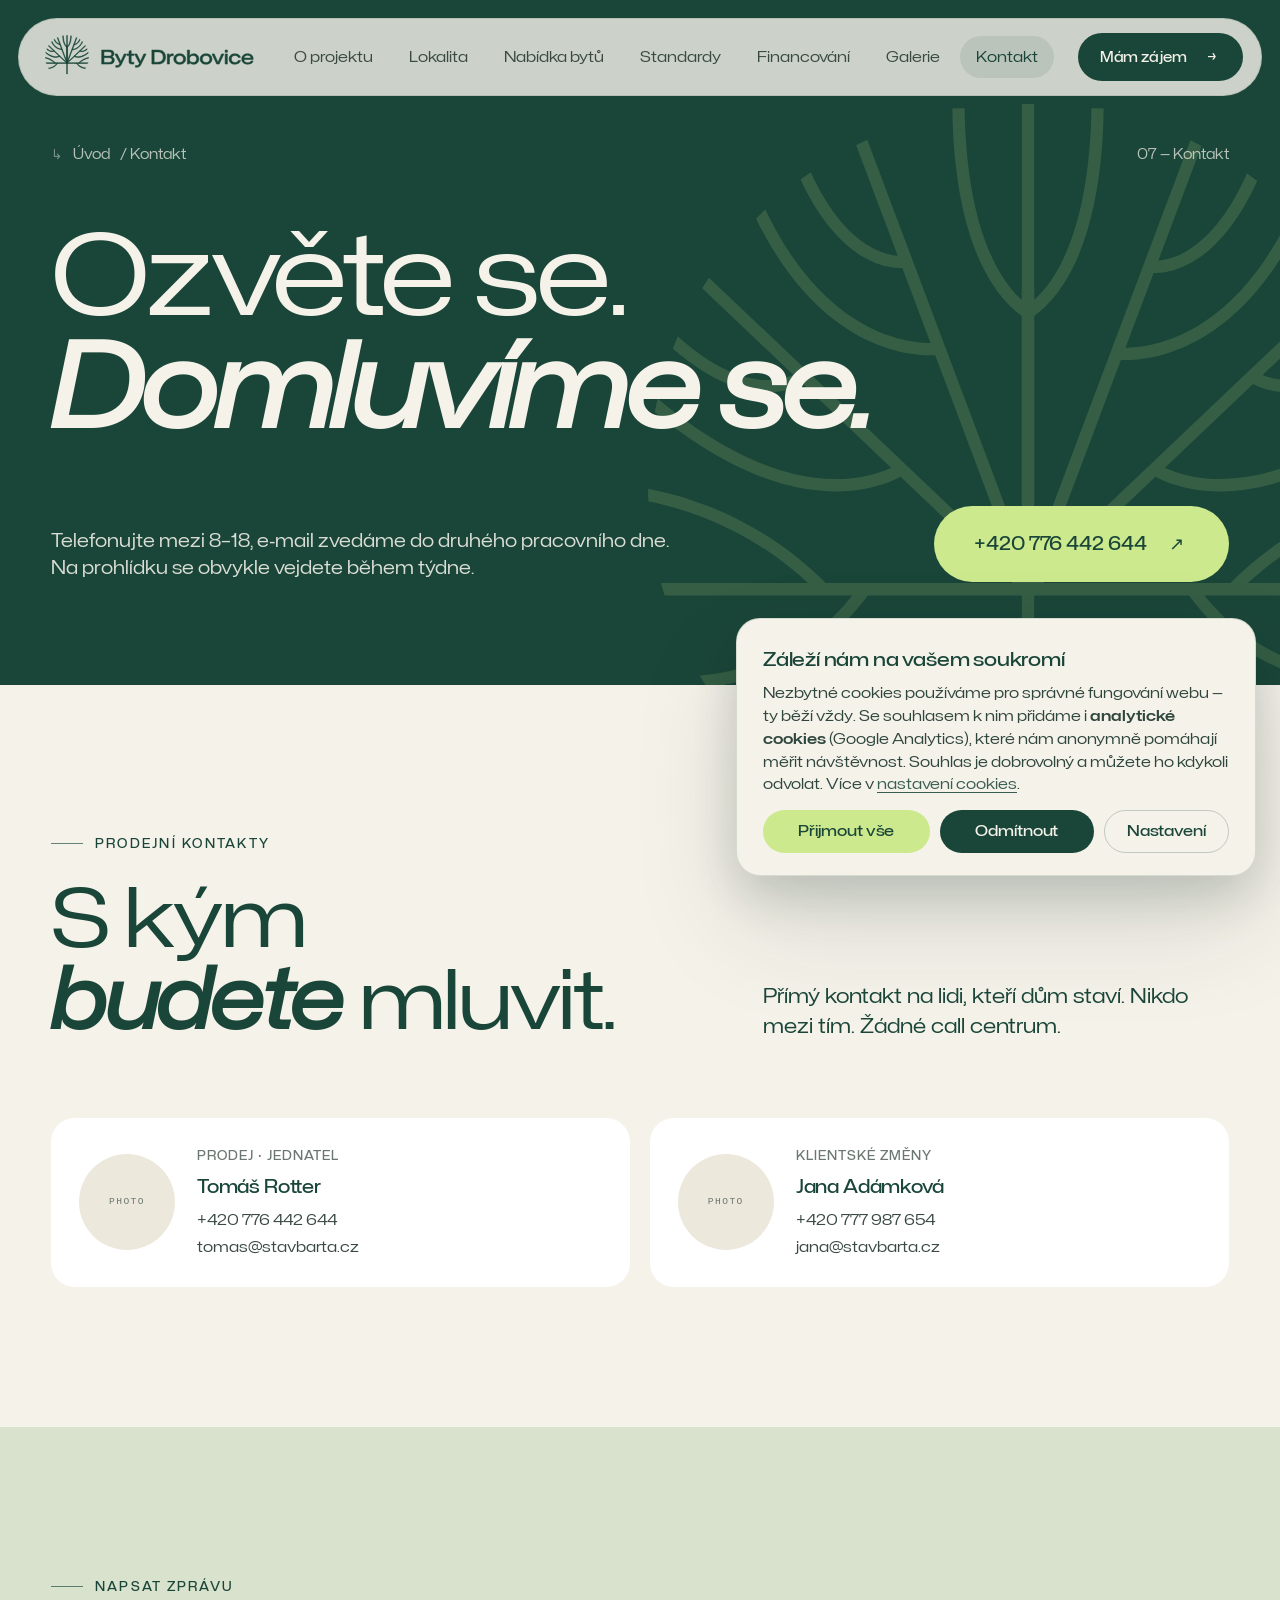
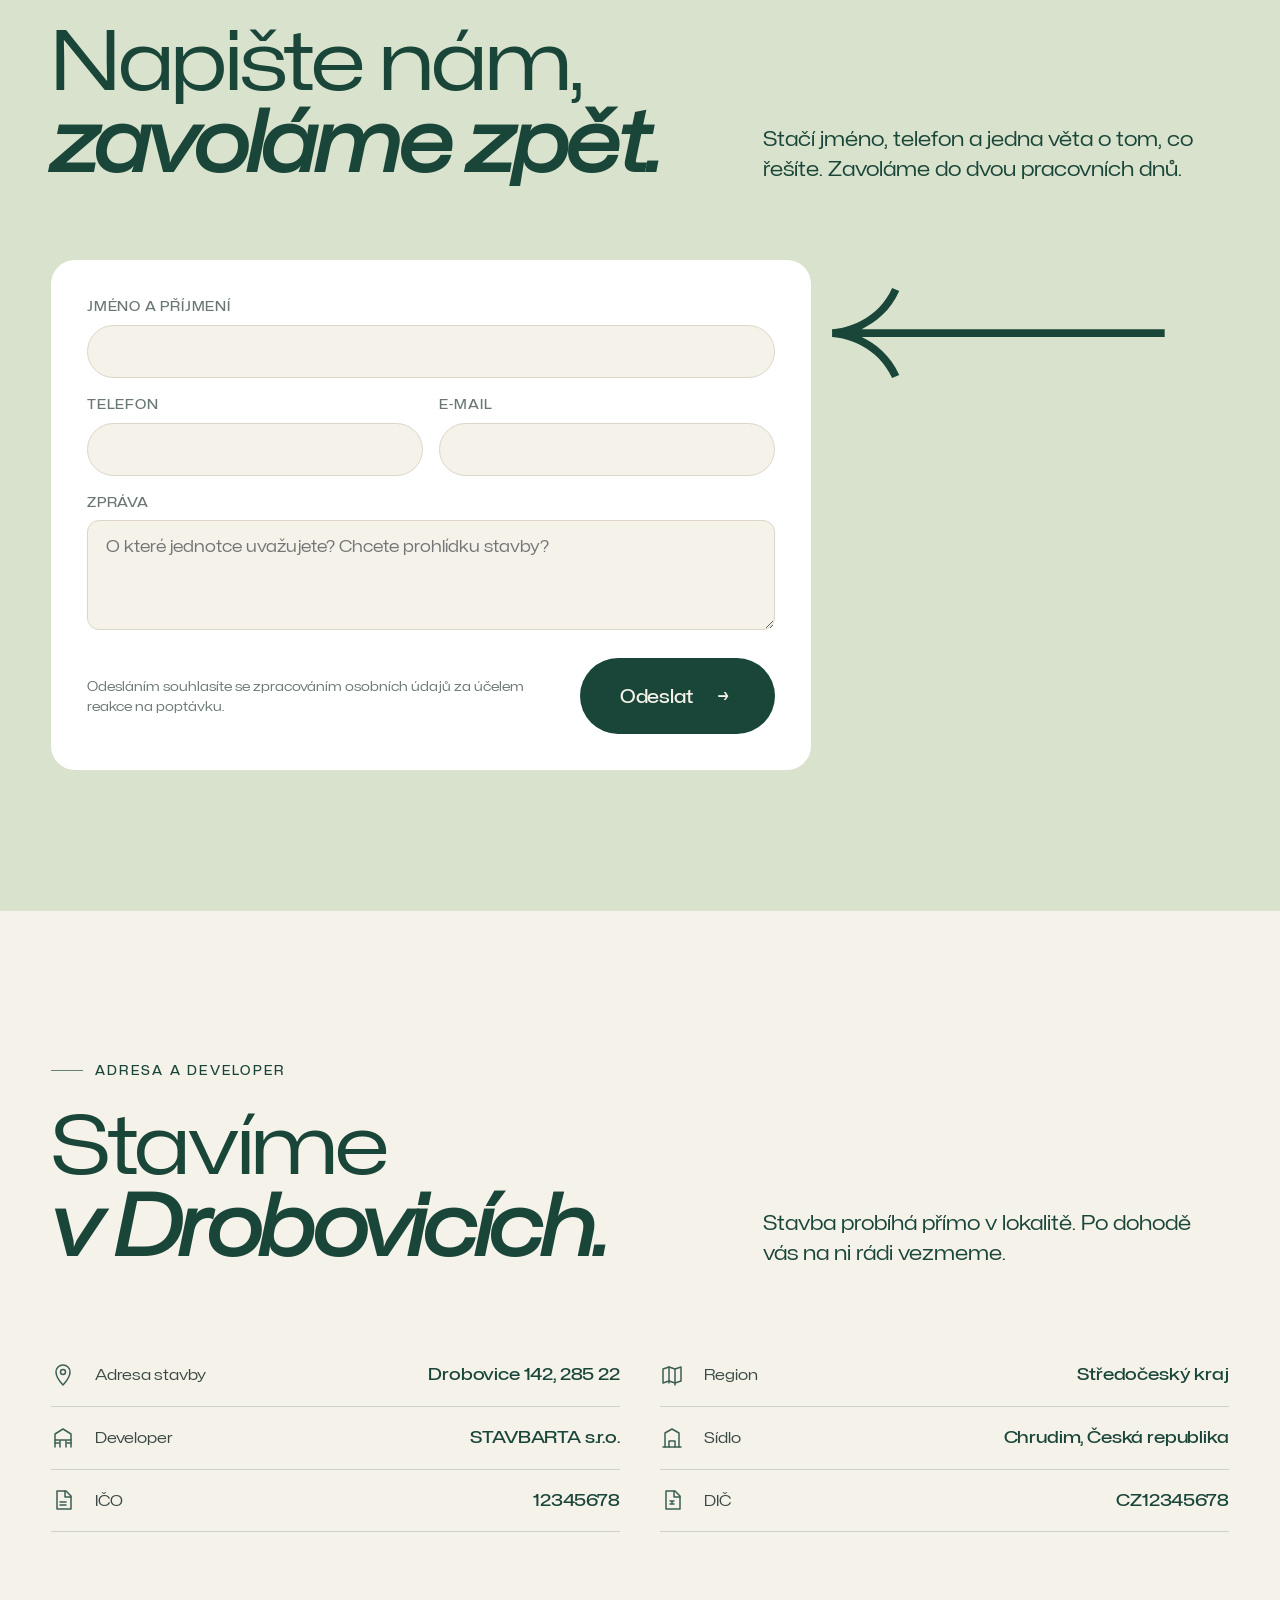
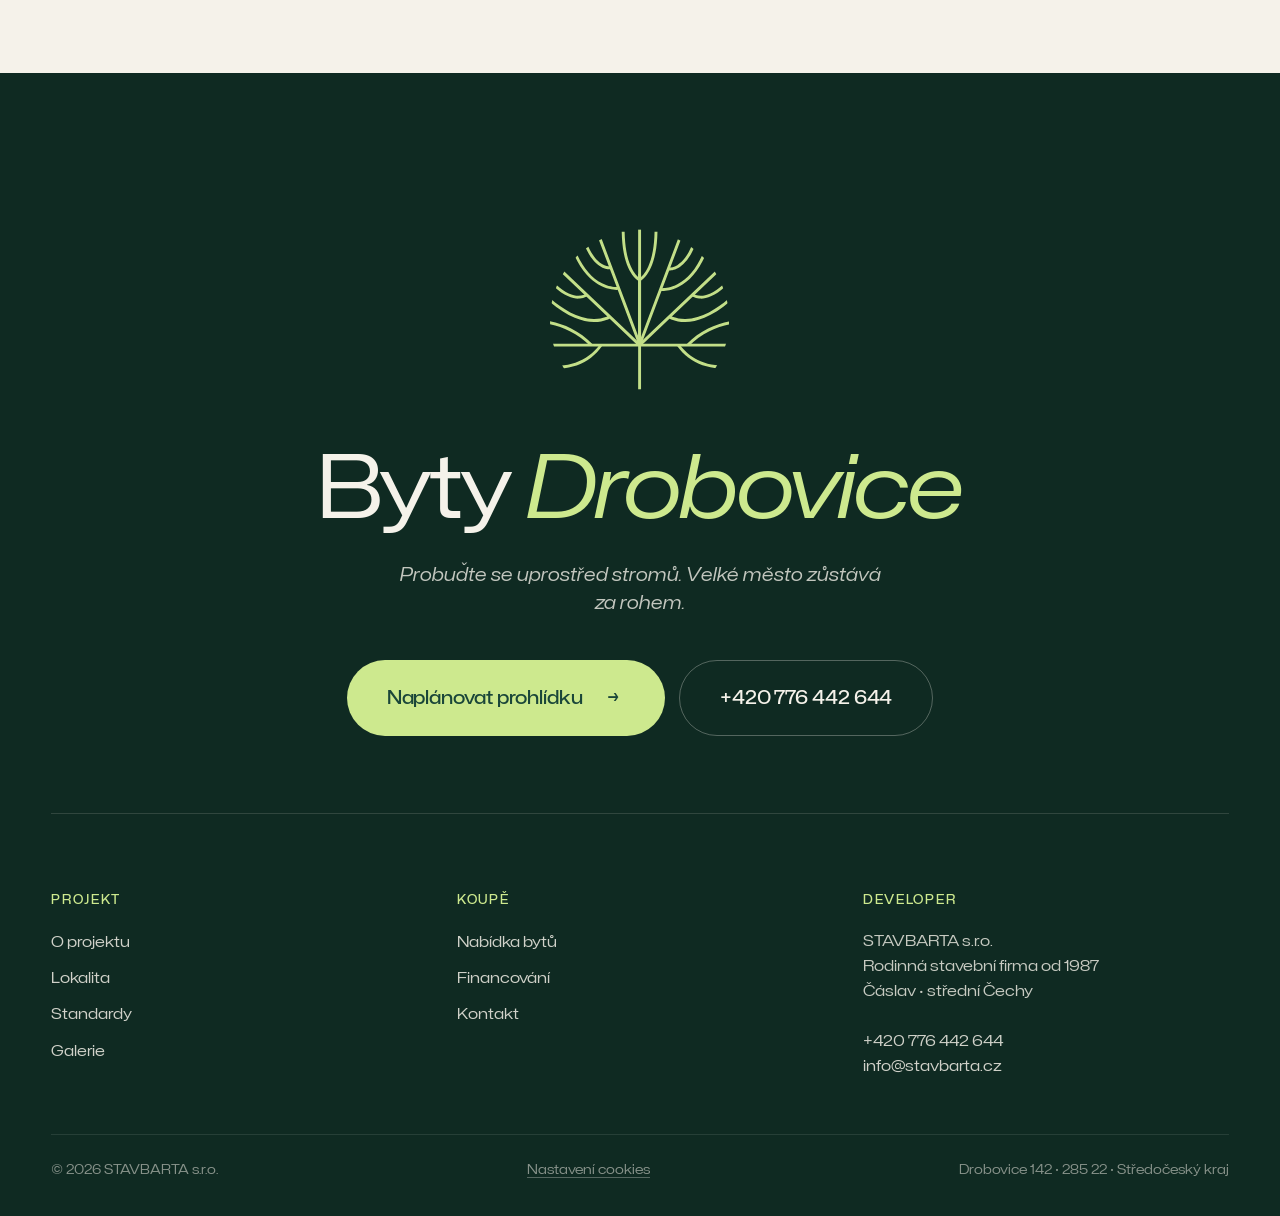
<file: kontakt.html>
<!DOCTYPE html>
<html lang="cs">
<head>
  <meta charset="UTF-8" />
  <meta name="viewport" content="width=device-width, initial-scale=1.0" />
  <link rel="preload" as="font" type="font/ttf" href="assets/fonts/MonaSansExpanded-Regular.ttf" crossorigin />
  <link rel="preload" as="font" type="font/ttf" href="assets/fonts/MonaSansExpanded-Medium.ttf" crossorigin />
  <title>Kontakt — Byty Drobovice | Domluvit prohlídku</title>
  <meta name="description" content="Sjednejte si prohlídku stavby v Drobovicích. Dominik Bárta, prodejní kontakt. Telefon +420 776 442 644, e-mail info@stavbarta.cz. Ozveme se do dvou pracovních dnů." />
  <meta name="keywords" content="kontakt, prohlídka, Dominik Bárta, STAVBARTA, prodej bytů Drobovice" />
  <meta name="author" content="STAVBARTA s.r.o." />
  <meta name="robots" content="index, follow, max-image-preview:large, max-snippet:-1" />
  <meta name="theme-color" content="#1A4639" />
  <meta name="color-scheme" content="light" />
  <meta name="format-detection" content="telephone=no" />
  <link rel="canonical" href="https://bytydrobovice.cz/kontakt" />

  <!-- Favicons & manifest -->
  <link rel="icon" href="favicon.svg" type="image/svg+xml" />
  <link rel="alternate icon" href="favicon.svg" />
  <link rel="apple-touch-icon" href="favicon.svg" />
  <link rel="mask-icon" href="favicon.svg" color="#1A4639" />
  <link rel="manifest" href="site.webmanifest" />

  <!-- Open Graph -->
  <meta property="og:type" content="website" />
  <meta property="og:url" content="https://bytydrobovice.cz/kontakt" />
  <meta property="og:title" content="Kontakt — Byty Drobovice | Domluvit prohlídku" />
  <meta property="og:description" content="Sjednejte si prohlídku stavby v Drobovicích. Dominik Bárta, prodejní kontakt. Telefon +420 776 442 644, e-mail info@stavbarta.cz. Ozveme se do dvou pracovních dnů." />
  <meta property="og:image" content="https://bytydrobovice.cz/assets/dominik-barta.jpg" />
  <meta property="og:image:width" content="1200" />
  <meta property="og:image:height" content="630" />
  <meta property="og:image:alt" content="Byty Drobovice — exteriér" />
  <meta property="og:site_name" content="Byty Drobovice" />
  <meta property="og:locale" content="cs_CZ" />

  <!-- Twitter -->
  <meta name="twitter:card" content="summary_large_image" />
  <meta name="twitter:title" content="Kontakt — Byty Drobovice | Domluvit prohlídku" />
  <meta name="twitter:description" content="Sjednejte si prohlídku stavby v Drobovicích. Dominik Bárta, prodejní kontakt. Telefon +420 776 442 644, e-mail info@stavbarta.cz. Ozveme se do dvou pracovních dnů." />
  <meta name="twitter:image" content="https://bytydrobovice.cz/assets/dominik-barta.jpg" />

  <link rel="stylesheet" href="styles/v3.css?v=1" />
  <style>
    /* Decorative hand-drawn arrow pointing at the contact form */
    .form-arrow {
      position: absolute;
      right: clamp(20px, 5vw, 90px);
      top: 320px;
      width: clamp(220px, 26vw, 380px);
      color: var(--forest);
      pointer-events: none;
      transform-origin: 10% 50%;
      animation: form-arrow-bob 1.8s cubic-bezier(.45,0,.55,1) infinite;
      z-index: 2;
    }
    .form-arrow svg {
      width: 100%;
      height: auto;
      display: block;
      overflow: visible;
    }
    @keyframes form-arrow-bob {
      0%, 100% { transform: translateX(0); }
      50%      { transform: translateX(-14px); }
    }
    @media (max-width: 980px) {
      .form-arrow { display: none; }
    }
    @media (prefers-reduced-motion: reduce) {
      .form-arrow { animation: none; }
    }
  </style>
</head>
<body data-page="contact">
  <div id="page-loader" class="page-loader is-loading" aria-hidden="true">
    <div class="page-loader__mark">
      <img src="assets/logo-mark.svg" alt="" />
    </div>
  </div>
  <noscript><style>#page-loader{display:none;}</style></noscript>


  <!-- HERO ===================================================== -->
  <header class="hero bg-forest has-tree">
    <aside class="tree-watermark tree-watermark--lime" data-tree-watermark
           style="right:-10vw;bottom:-14vw;width:min(80vw,760px);opacity:0.15;"></aside>
    <div class="hero-meta" data-reveal>
      <span class="crumb"><a href="/" style="color:inherit;">Úvod</a> / Kontakt</span>
      <span>07 — Kontakt</span>
    </div>
    <div data-reveal data-delay="1">
      <h1 class="display">Ozvěte se. <em>Domluvíme se.</em></h1>
    </div>
    <div class="hero__bottom" data-reveal data-delay="2">
      <p class="hero__sub" style="color:color-mix(in oklab,var(--cream) 88%,transparent);">
        Telefonujte mezi 8–18, e‑mail zvedáme do druhého pracovního dne. Na prohlídku se obvykle vejdete během týdne.
      </p>
      <div class="hero__ctas">
        <a class="btn btn-primary btn-xl" href="tel:+420776442644">
          +420 776 442 644 <span class="arrow" aria-hidden="true">↗</span>
        </a>
      </div>
    </div>
  </header>

  <!-- OSOBY ==================================================== -->
  <section class="section bg-cream">
    <div class="section-inner">
      <div class="s-head">
        <div data-reveal>
          <p class="eyebrow">Prodejní kontakty</p>
          <h2 class="display" style="margin-top:24px;">S kým <em>budete</em> mluvit.</h2>
        </div>
        <div data-reveal data-delay="1">
          <p class="lead">Přímý kontakt na lidi, kteří dům staví. Nikdo mezi tím. Žádné call centrum.</p>
        </div>
      </div>

      <div class="people-row" data-reveal>
        <div class="person-card">
          <div class="person-card__photo placeholder" aria-hidden="true"></div>
          <div>
            <span class="role">Prodej · jednatel</span>
            <h4>Tomáš Rotter</h4>
            <div class="contact">
              <a href="tel:+420776442644">+420 776 442 644</a>
              <a href="mailto:tomas@stavbarta.cz">tomas@stavbarta.cz</a>
            </div>
          </div>
        </div>
        <div class="person-card">
          <div class="person-card__photo placeholder" aria-hidden="true"></div>
          <div>
            <span class="role">Klientské změny</span>
            <h4>Jana Adámková</h4>
            <div class="contact">
              <a href="tel:+420777987654">+420 777 987 654</a>
              <a href="mailto:jana@stavbarta.cz">jana@stavbarta.cz</a>
            </div>
          </div>
        </div>
      </div>
    </div>
  </section>

  <!-- FORM ==================================================== -->
  <section class="section bg-sage">
    <div class="section-inner" style="position:relative;">
      <div class="s-head">
        <div data-reveal>
          <p class="eyebrow">Napsat zprávu</p>
          <h2 class="display" style="margin-top:24px;">Napište nám, <em>zavoláme zpět.</em></h2>
        </div>
        <div data-reveal data-delay="1">
          <p class="lead">Stačí jméno, telefon a jedna věta o tom, co řešíte. Zavoláme do dvou pracovních dnů.</p>
        </div>
      </div>

      <!-- Decorative hand-drawn arrow pointing at the form -->
      <aside class="form-arrow" aria-hidden="true">
        <svg viewBox="0 0 1331 361" xmlns="http://www.w3.org/2000/svg" fill="currentColor">
          <path d="M268.787 12.4883C234.297 90.8524 175.136 137.943 118.473 164.744H1330.6V195.744H118.473C175.136 222.545 234.297 269.636 268.787 348L240.414 360.488C184.891 234.333 56.8237 197.936 0 195.732L0.299805 180.244L0 164.756C56.8237 162.552 184.891 126.155 240.414 0L268.787 12.4883Z"/>
        </svg>
      </aside>

      <form data-reveal style="display:grid;gap:16px;max-width:760px;background:var(--paper);padding:36px;border-radius:var(--radius);" onsubmit="event.preventDefault();this.querySelector('[data-thanks]').style.display='block';this.querySelectorAll('input,textarea,button').forEach(e=>e.disabled=true);">
        <label style="display:flex;flex-direction:column;gap:8px;">
          <span style="font-size:0.84rem;font-weight:500;letter-spacing:0.06em;text-transform:uppercase;color:var(--ink-muted);">Jméno a příjmení</span>
          <input required name="name" style="padding:16px 18px;border:1px solid var(--line);border-radius:var(--pill);font-family:inherit;font-size:1rem;background:var(--cream);" />
        </label>
        <div style="display:grid;gap:16px;grid-template-columns:1fr 1fr;">
          <label style="display:flex;flex-direction:column;gap:8px;">
            <span style="font-size:0.84rem;font-weight:500;letter-spacing:0.06em;text-transform:uppercase;color:var(--ink-muted);">Telefon</span>
            <input required name="phone" type="tel" style="padding:16px 18px;border:1px solid var(--line);border-radius:var(--pill);font-family:inherit;font-size:1rem;background:var(--cream);" />
          </label>
          <label style="display:flex;flex-direction:column;gap:8px;">
            <span style="font-size:0.84rem;font-weight:500;letter-spacing:0.06em;text-transform:uppercase;color:var(--ink-muted);">E‑mail</span>
            <input required name="email" type="email" style="padding:16px 18px;border:1px solid var(--line);border-radius:var(--pill);font-family:inherit;font-size:1rem;background:var(--cream);" />
          </label>
        </div>
        <label style="display:flex;flex-direction:column;gap:8px;">
          <span style="font-size:0.84rem;font-weight:500;letter-spacing:0.06em;text-transform:uppercase;color:var(--ink-muted);">Zpráva</span>
          <textarea name="message" rows="4" placeholder="O které jednotce uvažujete? Chcete prohlídku stavby?" style="padding:16px 18px;border:1px solid var(--line);border-radius:var(--radius-sm);font-family:inherit;font-size:1rem;background:var(--cream);resize:vertical;"></textarea>
        </label>
        <div style="display:flex;align-items:center;justify-content:space-between;gap:24px;flex-wrap:wrap;margin-top:12px;">
          <p style="font-size:0.84rem;color:var(--ink-muted);max-width:46ch;margin:0;">
            Odesláním souhlasíte se zpracováním osobních údajů za účelem reakce na poptávku.
          </p>
          <button type="submit" class="btn btn-dark btn-xl">
            Odeslat <span class="arrow" aria-hidden="true">→</span>
          </button>
        </div>
        <div data-thanks style="display:none;padding:18px 22px;background:var(--lime);color:var(--forest);border-radius:var(--radius-sm);font-weight:500;">
          Děkujeme. Ozveme se do dvou pracovních dnů.
        </div>
      </form>
    </div>
  </section>

  <!-- INFO ===================================================== -->
  <section class="section bg-cream">
    <div class="section-inner">
      <div class="s-head">
        <div data-reveal>
          <p class="eyebrow">Adresa a developer</p>
          <h2 class="display" style="margin-top:24px;">Stavíme <em>v&nbsp;Drobovicích.</em></h2>
        </div>
        <div data-reveal data-delay="1">
          <p class="lead">Stavba probíhá přímo v&nbsp;lokalitě. Po&nbsp;dohodě vás na&nbsp;ni rádi vezmeme.</p>
        </div>
      </div>

      <div class="specs specs--iconed" data-reveal>
        <div class="spec">
          <span class="spec__icon" aria-hidden="true"><svg viewBox="0 0 24 24" fill="none" stroke="currentColor" stroke-width="1.5" stroke-linecap="round" stroke-linejoin="round"><path d="M12 22s7-7.5 7-13a7 7 0 10-14 0c0 5.5 7 13 7 13z"/><circle cx="12" cy="9" r="2.5"/></svg></span>
          <span class="k">Adresa stavby</span><span class="v">Drobovice 142, 285 22</span>
        </div>
        <div class="spec">
          <span class="spec__icon" aria-hidden="true"><svg viewBox="0 0 24 24" fill="none" stroke="currentColor" stroke-width="1.5" stroke-linecap="round" stroke-linejoin="round"><path d="M3 6l6-2 6 2 6-2v14l-6 2-6-2-6 2z"/><path d="M9 4v16M15 6v16"/></svg></span>
          <span class="k">Region</span><span class="v">Středočeský kraj</span>
        </div>
        <div class="spec">
          <span class="spec__icon" aria-hidden="true"><svg viewBox="0 0 24 24" fill="none" stroke="currentColor" stroke-width="1.5" stroke-linecap="round" stroke-linejoin="round"><path d="M4 21V8l8-5 8 5v13"/><path d="M9 21v-7h6v7"/><path d="M4 14h4M16 14h4M4 17h4M16 17h4"/></svg></span>
          <span class="k">Developer</span><span class="v">STAVBARTA s.r.o.</span>
        </div>
        <div class="spec">
          <span class="spec__icon" aria-hidden="true"><svg viewBox="0 0 24 24" fill="none" stroke="currentColor" stroke-width="1.5" stroke-linecap="round" stroke-linejoin="round"><path d="M3 21h18"/><path d="M5 21V7l7-4 7 4v14"/><path d="M9 21v-6h6v6"/></svg></span>
          <span class="k">Sídlo</span><span class="v">Chrudim, Česká republika</span>
        </div>
        <div class="spec">
          <span class="spec__icon" aria-hidden="true"><svg viewBox="0 0 24 24" fill="none" stroke="currentColor" stroke-width="1.5" stroke-linecap="round" stroke-linejoin="round"><path d="M6 3h9l5 5v13H6z"/><path d="M14 3v6h6"/><path d="M9 14h6M9 17h6"/></svg></span>
          <span class="k">IČO</span><span class="v">12345678</span>
        </div>
        <div class="spec">
          <span class="spec__icon" aria-hidden="true"><svg viewBox="0 0 24 24" fill="none" stroke="currentColor" stroke-width="1.5" stroke-linecap="round" stroke-linejoin="round"><path d="M6 3h9l5 5v13H6z"/><path d="M14 3v6h6"/><path d="M10 13h4M10 16h4M12 13v3"/></svg></span>
          <span class="k">DIČ</span><span class="v">CZ12345678</span>
        </div>
      </div>
    </div>
  </section>

  <script src="assets/image-slot.js"></script>
  <script src="assets/site.js?v=1"></script>

  <script type="application/ld+json">
  {
    "@context": "https://schema.org",
    "@type": "BreadcrumbList",
    "itemListElement": [
      { "@type": "ListItem", "position": 1, "name": "Úvod", "item": "https://bytydrobovice.cz/" },
      { "@type": "ListItem", "position": 2, "name": "Kontakt", "item": "https://bytydrobovice.cz/kontakt" }
    ]
  }
  </script>
  <script src="assets/cookie-consent.js"></script>
</body>
</html>
</file>
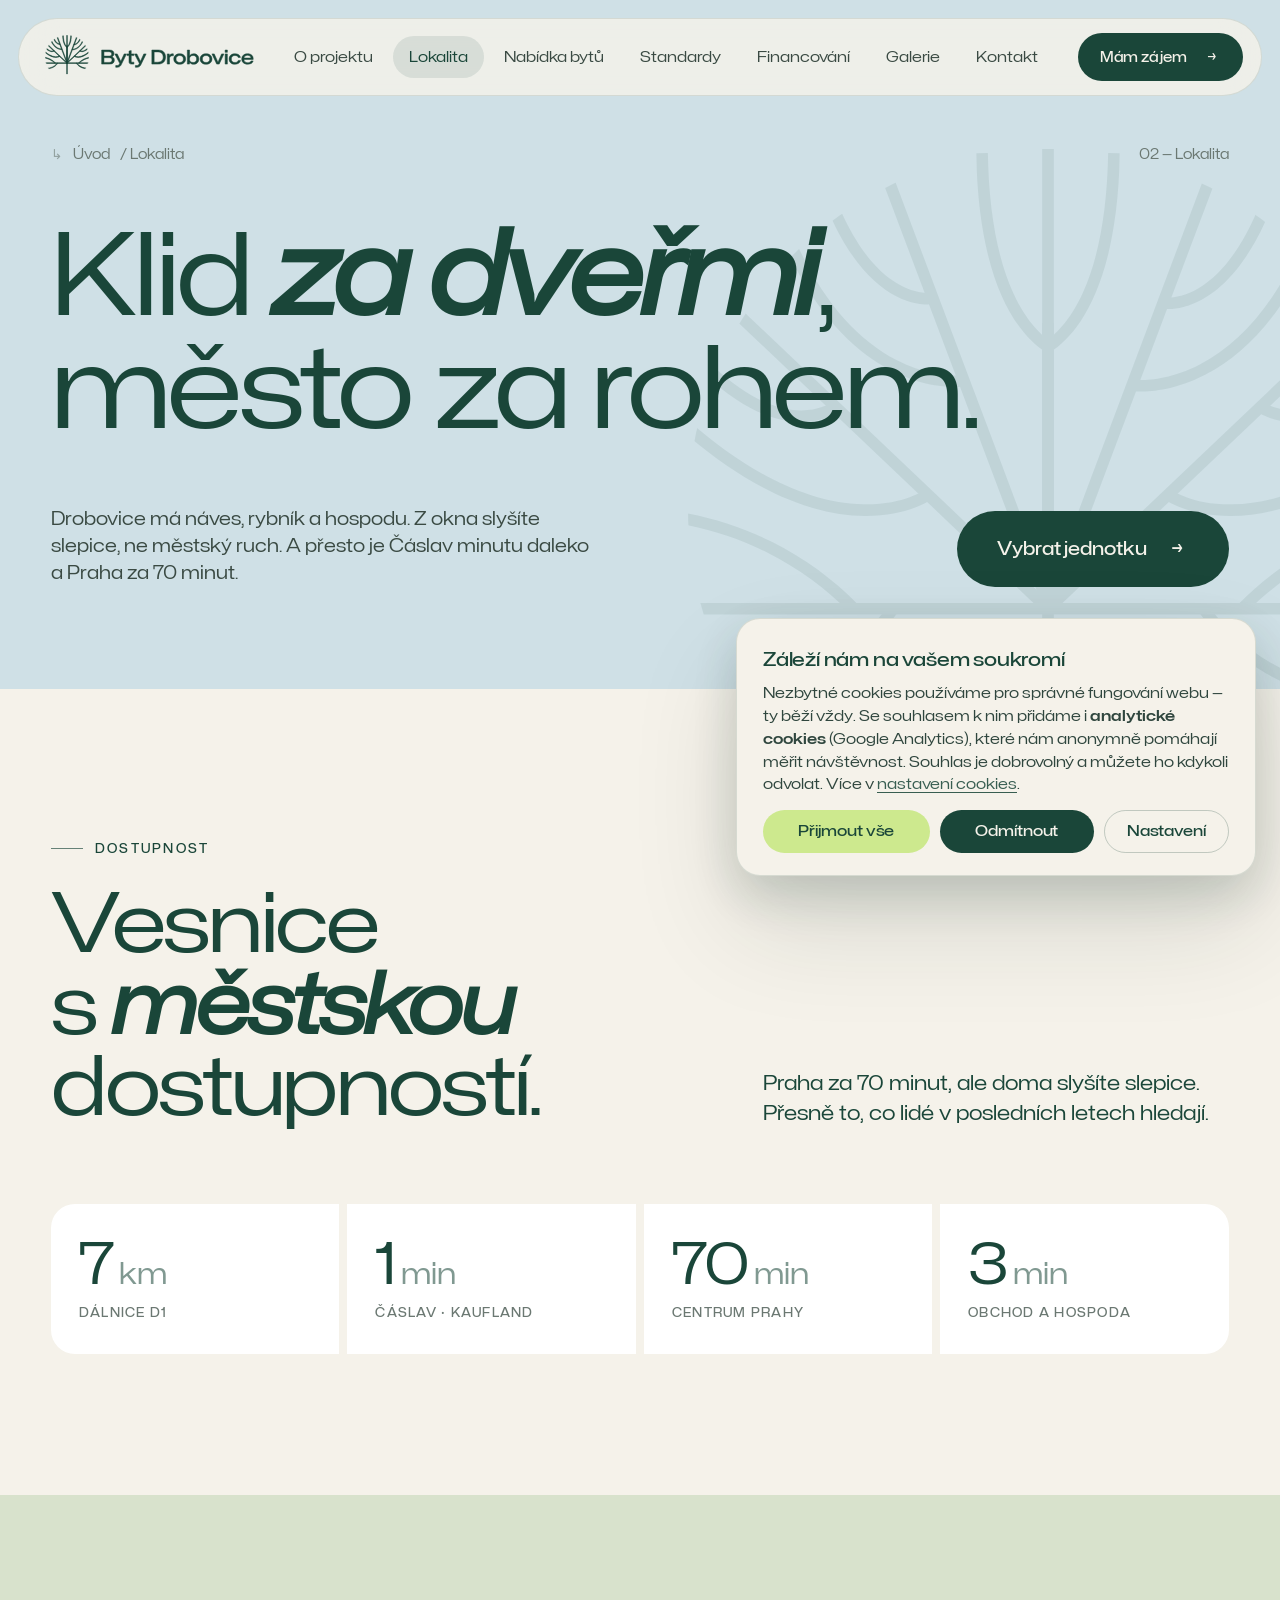
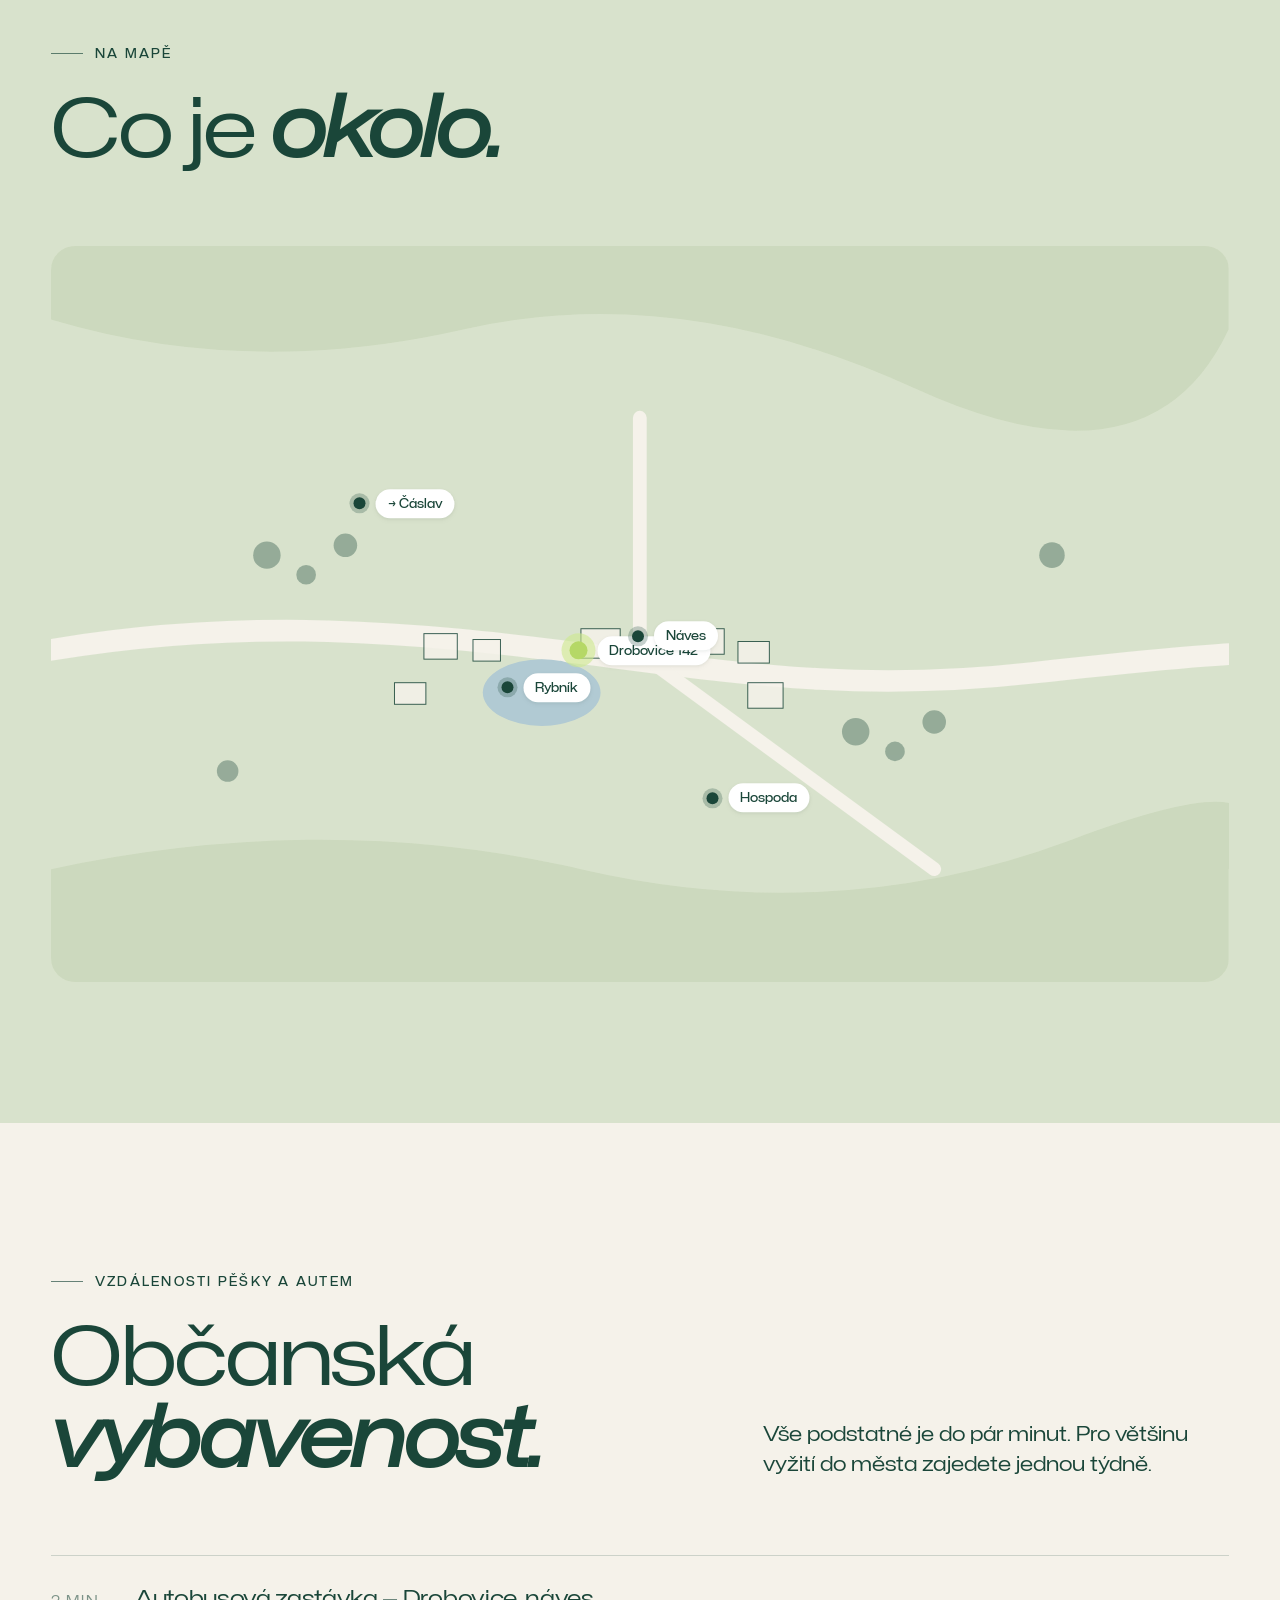
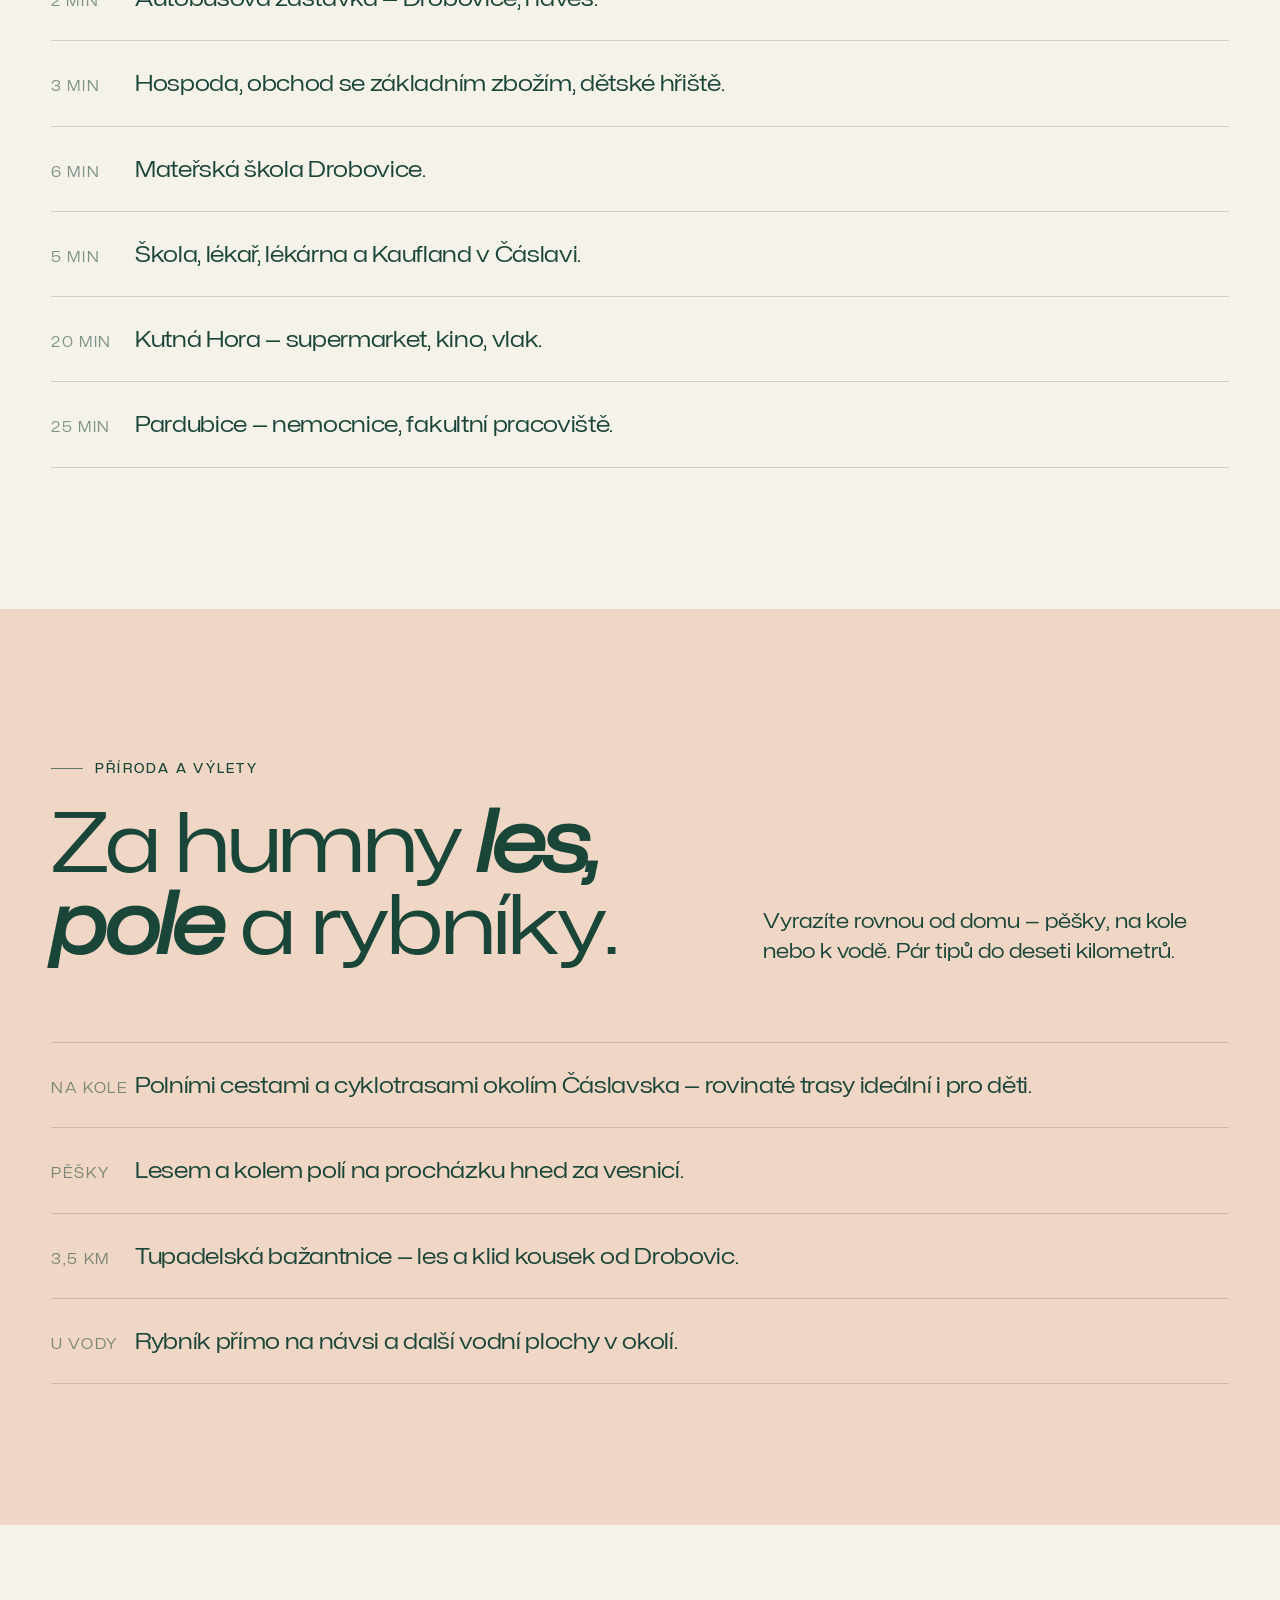
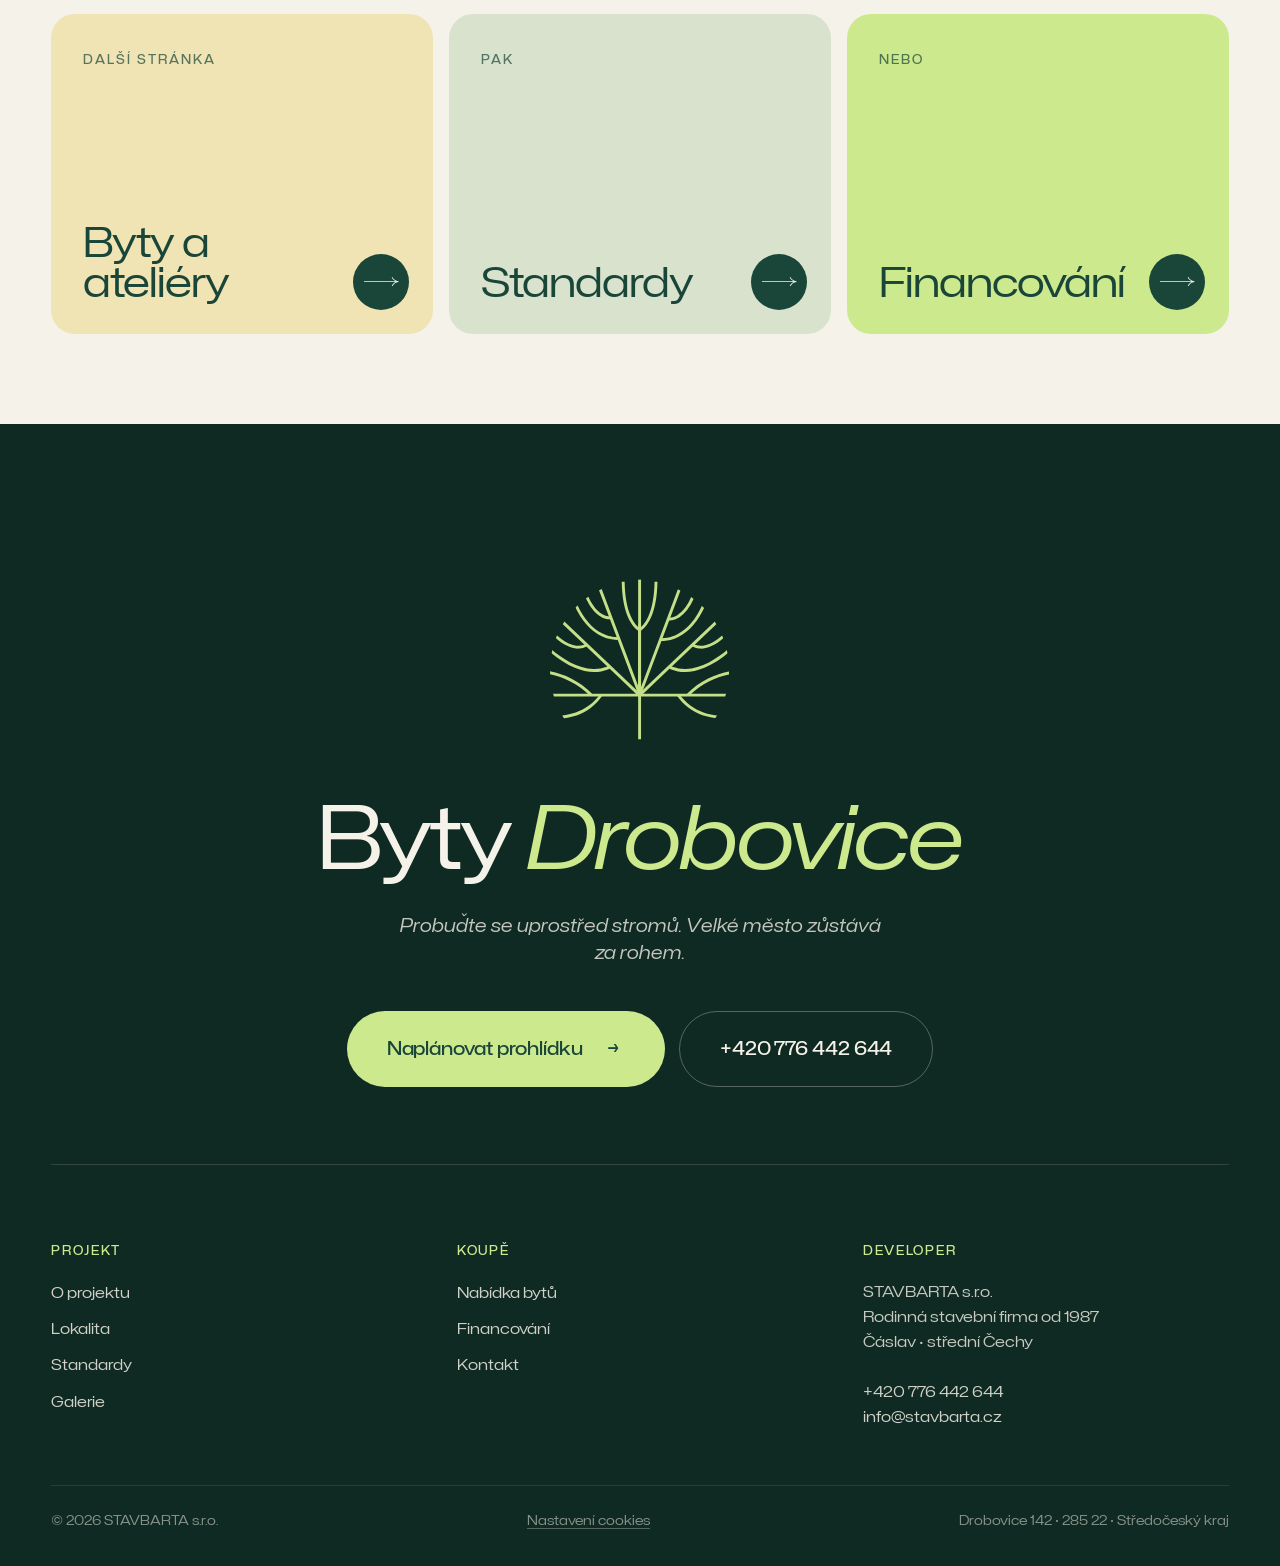
<file: lokalita.html>
<!DOCTYPE html>
<html lang="cs">
<head>
  <meta charset="UTF-8" />
  <meta name="viewport" content="width=device-width, initial-scale=1.0" />
  <link rel="preload" as="font" type="font/ttf" href="assets/fonts/MonaSansExpanded-Regular.ttf" crossorigin />
  <link rel="preload" as="font" type="font/ttf" href="assets/fonts/MonaSansExpanded-Medium.ttf" crossorigin />
  <title>Lokalita — Drobovice | 75 min do Prahy, 20 min do Kutné Hory</title>
  <meta name="description" content="Drobovice — klidná náves s rybníkem, 20 minut do Kutné Hory, 75 minut do Prahy. Mateřská škola, autobusová zastávka 2 min pěšky, supermarket 3 min." />
  <meta name="keywords" content="lokalita Drobovice, Kutná Hora, Čáslav, Středočeský kraj, dojezd Praha, dostupnost MHD" />
  <meta name="author" content="STAVBARTA s.r.o." />
  <meta name="robots" content="index, follow, max-image-preview:large, max-snippet:-1" />
  <meta name="theme-color" content="#1A4639" />
  <meta name="color-scheme" content="light" />
  <meta name="format-detection" content="telephone=no" />
  <link rel="canonical" href="https://bytydrobovice.cz/lokalita" />

  <!-- Favicons & manifest -->
  <link rel="icon" href="favicon.svg" type="image/svg+xml" />
  <link rel="alternate icon" href="favicon.svg" />
  <link rel="apple-touch-icon" href="favicon.svg" />
  <link rel="mask-icon" href="favicon.svg" color="#1A4639" />
  <link rel="manifest" href="site.webmanifest" />

  <!-- Open Graph -->
  <meta property="og:type" content="website" />
  <meta property="og:url" content="https://bytydrobovice.cz/lokalita" />
  <meta property="og:title" content="Lokalita — Drobovice | 75 min do Prahy, 20 min do Kutné Hory" />
  <meta property="og:description" content="Drobovice — klidná náves s rybníkem, 20 minut do Kutné Hory, 75 minut do Prahy. Mateřská škola, autobusová zastávka 2 min pěšky, supermarket 3 min." />
  <meta property="og:image" content="https://bytydrobovice.cz/assets/exterior.jpg" />
  <meta property="og:image:width" content="1200" />
  <meta property="og:image:height" content="630" />
  <meta property="og:image:alt" content="Byty Drobovice — exteriér" />
  <meta property="og:site_name" content="Byty Drobovice" />
  <meta property="og:locale" content="cs_CZ" />

  <!-- Twitter -->
  <meta name="twitter:card" content="summary_large_image" />
  <meta name="twitter:title" content="Lokalita — Drobovice | 75 min do Prahy, 20 min do Kutné Hory" />
  <meta name="twitter:description" content="Drobovice — klidná náves s rybníkem, 20 minut do Kutné Hory, 75 minut do Prahy. Mateřská škola, autobusová zastávka 2 min pěšky, supermarket 3 min." />
  <meta name="twitter:image" content="https://bytydrobovice.cz/assets/exterior.jpg" />

  <link rel="stylesheet" href="styles/v3.css?v=1" />
</head>
<body data-page="location">
  <div id="page-loader" class="page-loader is-loading" aria-hidden="true">
    <div class="page-loader__mark">
      <img src="assets/logo-mark.svg" alt="" />
    </div>
  </div>
  <noscript><style>#page-loader{display:none;}</style></noscript>


  <!-- HERO ===================================================== -->
  <header class="hero bg-sky has-tree">
    <aside class="tree-watermark" data-tree-watermark
           style="right:-10vw;bottom:-14vw;width:min(78vw,720px);opacity:0.08;"></aside>
    <div class="hero-meta" data-reveal>
      <span class="crumb"><a href="/">Úvod</a> / Lokalita</span>
      <span>02 — Lokalita</span>
    </div>
    <div data-reveal data-delay="1">
      <h1 class="display">Klid <em>za dveřmi</em>, město za rohem.</h1>
    </div>
    <div class="hero__bottom" data-reveal data-delay="2">
      <p class="hero__sub">
        Drobovice má náves, rybník a&nbsp;hospodu. Z&nbsp;okna slyšíte slepice, ne&nbsp;městský ruch. A&nbsp;přesto je Čáslav minutu daleko a&nbsp;Praha za&nbsp;70&nbsp;minut.
      </p>
      <div class="hero__ctas">
        <a class="btn btn-dark btn-xl" href="/byty">
          Vybrat jednotku <span class="arrow" aria-hidden="true">→</span>
        </a>
      </div>
    </div>
  </header>

  <!-- VZDÁLENOSTI ============================================== -->
  <section class="section bg-cream">
    <div class="section-inner">
      <div class="s-head">
        <div data-reveal>
          <p class="eyebrow">Dostupnost</p>
          <h2 class="display" style="margin-top:24px;">Vesnice s&nbsp;<em>městskou</em> dostupností.</h2>
        </div>
        <div data-reveal data-delay="1">
          <p class="lead">Praha za 70 minut, ale doma slyšíte slepice. Přesně to, co lidé v posledních letech hledají.</p>
        </div>
      </div>

      <div class="bignum-row" data-reveal>
        <div class="bignum"><span class="n">7<span class="u">km</span></span><span class="l">Dálnice D1</span></div>
        <div class="bignum"><span class="n">1<span class="u">min</span></span><span class="l">Čáslav · Kaufland</span></div>
        <div class="bignum"><span class="n">70<span class="u">min</span></span><span class="l">Centrum Prahy</span></div>
        <div class="bignum"><span class="n">3<span class="u">min</span></span><span class="l">Obchod a hospoda</span></div>
      </div>
    </div>
  </section>

  <!-- MAPA ===================================================== -->
  <section class="section bg-sage">
    <div class="section-inner">
      <div class="s-head">
        <div data-reveal>
          <p class="eyebrow">Na mapě</p>
          <h2 class="display" style="margin-top:24px;">Co je <em>okolo.</em></h2>
        </div>
        <div data-reveal data-delay="1">
          <p class="lead">Centrum Drobovic, kde stojí náves s rybníkem, autobusovou zastávkou a kapličkou. Dům přesně tam.</p>
        </div>
      </div>

      <div class="loc-map" data-reveal>
        <svg viewBox="0 0 1200 760" preserveAspectRatio="xMidYMid slice" aria-hidden="true">
          <rect width="1200" height="760" fill="#D8E2CC"/>
          <!-- Pole / louky -->
          <path d="M0,80 Q200,140 420,90 T880,150 T1200,90 L1200,0 L0,0 Z" fill="#C8D6B8" opacity="0.7"/>
          <path d="M0,640 Q280,580 540,640 T1040,610 T1200,640 L1200,760 L0,760 Z" fill="#C8D6B8" opacity="0.7"/>
          <!-- Cesty -->
          <path d="M-20,420 C200,380 380,400 540,420 S820,460 1000,440 S1220,420 1220,420" stroke="#F5F2EA" stroke-width="22" fill="none" stroke-linecap="round"/>
          <path d="M600,420 L600,180" stroke="#F5F2EA" stroke-width="14" fill="none" stroke-linecap="round"/>
          <path d="M600,420 L900,640" stroke="#F5F2EA" stroke-width="14" fill="none" stroke-linecap="round"/>
          <!-- Rybník -->
          <ellipse cx="500" cy="460" rx="60" ry="34" fill="#B1CAD3"/>
          <!-- Stromy -->
          <g fill="#1A4639" opacity="0.35">
            <circle cx="220" cy="320" r="14"/><circle cx="260" cy="340" r="10"/><circle cx="300" cy="310" r="12"/>
            <circle cx="820" cy="500" r="14"/><circle cx="860" cy="520" r="10"/><circle cx="900" cy="490" r="12"/>
            <circle cx="180" cy="540" r="11"/><circle cx="1020" cy="320" r="13"/>
          </g>
          <!-- Domy ve vesnici (drobné) -->
          <g fill="#F5F2EA" stroke="#1A4639" stroke-width="1" opacity="0.85">
            <rect x="380" y="400" width="34" height="26"/>
            <rect x="430" y="406" width="28" height="22"/>
            <rect x="540" y="395" width="40" height="30"/>
            <rect x="650" y="395" width="36" height="26"/>
            <rect x="700" y="408" width="32" height="22"/>
            <rect x="350" y="450" width="32" height="22"/>
            <rect x="710" y="450" width="36" height="26"/>
          </g>
        </svg>
        <div class="loc-pins">
          <div class="loc-pin primary" style="left:50%;top:55%;">
            <span class="dot"></span><span class="lbl">Drobovice 142</span>
          </div>
          <div class="loc-pin" style="left:42%;top:60%;">
            <span class="dot"></span><span class="lbl">Rybník</span>
          </div>
          <div class="loc-pin" style="left:53%;top:53%;">
            <span class="dot"></span><span class="lbl">Náves</span>
          </div>
          <div class="loc-pin" style="left:60%;top:75%;">
            <span class="dot"></span><span class="lbl">Hospoda</span>
          </div>
          <div class="loc-pin" style="left:30%;top:35%;">
            <span class="dot"></span><span class="lbl">→ Čáslav</span>
          </div>
        </div>
      </div>
    </div>
  </section>

  <!-- CO POBLÍŽ ================================================ -->
  <section class="section bg-cream">
    <div class="section-inner">
      <div class="s-head">
        <div data-reveal>
          <p class="eyebrow">Vzdálenosti pěšky a&nbsp;autem</p>
          <h2 class="display" style="margin-top:24px;">Občanská <em>vybavenost.</em></h2>
        </div>
        <div data-reveal data-delay="1">
          <p class="lead">Vše podstatné je do pár minut. Pro většinu vyžití do města zajedete jednou týdně.</p>
        </div>
      </div>

      <ul class="big-list" data-reveal>
        <li><span class="n">2 min</span><span>Autobusová zastávka — Drobovice, náves.</span></li>
        <li><span class="n">3 min</span><span>Hospoda, obchod se základním zbožím, dětské hřiště.</span></li>
        <li><span class="n">6 min</span><span>Mateřská škola Drobovice.</span></li>
        <li><span class="n">5 min</span><span>Škola, lékař, lékárna a&nbsp;Kaufland v&nbsp;Čáslavi.</span></li>
        <li><span class="n">20 min</span><span>Kutná Hora — supermarket, kino, vlak.</span></li>
        <li><span class="n">25 min</span><span>Pardubice — nemocnice, fakultní pracoviště.</span></li>
      </ul>
    </div>
  </section>

  <!-- PŘÍRODA A VÝLETY ======================================= -->
  <section class="section bg-rose">
    <div class="section-inner">
      <div class="s-head">
        <div data-reveal>
          <p class="eyebrow">Příroda a&nbsp;výlety</p>
          <h2 class="display" style="margin-top:24px;">Za humny <em>les, pole</em> a&nbsp;rybníky.</h2>
        </div>
        <div data-reveal data-delay="1">
          <p class="lead">Vyrazíte rovnou od&nbsp;domu — pěšky, na&nbsp;kole nebo k&nbsp;vodě. Pár tipů do&nbsp;deseti kilometrů.</p>
        </div>
      </div>

      <ul class="big-list" data-reveal>
        <li><span class="n">Na&nbsp;kole</span><span>Polními cestami a&nbsp;cyklotrasami okolím Čáslavska — rovinaté trasy ideální i&nbsp;pro děti.</span></li>
        <li><span class="n">Pěšky</span><span>Lesem a&nbsp;kolem polí na&nbsp;procházku hned za&nbsp;vesnicí.</span></li>
        <li><span class="n">3,5&nbsp;km</span><span>Tupadelská bažantnice — les a&nbsp;klid kousek od&nbsp;Drobovic.</span></li>
        <li><span class="n">U&nbsp;vody</span><span>Rybník přímo na&nbsp;návsi a&nbsp;další vodní plochy v&nbsp;okolí.</span></li>
      </ul>
    </div>
  </section>

  <!-- NEXT PAGE NAV ============================================ -->
  <section class="section compact bg-cream">
    <div class="section-inner">
      <div class="nav-grid">
        <a class="nav-tile is-butter" href="/byty" data-reveal>
          <span class="n">Další stránka</span>
          <h3 class="t">Byty a ateliéry</h3>
          <span class="arrow-circle" aria-hidden="true"><svg class="arrow-circle__svg" viewBox="0 0 1331 361" fill="currentColor" aria-hidden="true"><path d="M268.787 12.4883C234.297 90.8524 175.136 137.943 118.473 164.744H1330.6V195.744H118.473C175.136 222.545 234.297 269.636 268.787 348L240.414 360.488C184.891 234.333 56.8237 197.936 0 195.732L0.299805 180.244L0 164.756C56.8237 162.552 184.891 126.155 240.414 0L268.787 12.4883Z"/></svg></span>
        </a>
        <a class="nav-tile is-sage" href="/standardy" data-reveal data-delay="1">
          <span class="n">Pak</span>
          <h3 class="t">Standardy</h3>
          <span class="arrow-circle" aria-hidden="true"><svg class="arrow-circle__svg" viewBox="0 0 1331 361" fill="currentColor" aria-hidden="true"><path d="M268.787 12.4883C234.297 90.8524 175.136 137.943 118.473 164.744H1330.6V195.744H118.473C175.136 222.545 234.297 269.636 268.787 348L240.414 360.488C184.891 234.333 56.8237 197.936 0 195.732L0.299805 180.244L0 164.756C56.8237 162.552 184.891 126.155 240.414 0L268.787 12.4883Z"/></svg></span>
        </a>
        <a class="nav-tile is-lime" href="/financovani" data-reveal data-delay="2">
          <span class="n">Nebo</span>
          <h3 class="t">Financování</h3>
          <span class="arrow-circle" aria-hidden="true"><svg class="arrow-circle__svg" viewBox="0 0 1331 361" fill="currentColor" aria-hidden="true"><path d="M268.787 12.4883C234.297 90.8524 175.136 137.943 118.473 164.744H1330.6V195.744H118.473C175.136 222.545 234.297 269.636 268.787 348L240.414 360.488C184.891 234.333 56.8237 197.936 0 195.732L0.299805 180.244L0 164.756C56.8237 162.552 184.891 126.155 240.414 0L268.787 12.4883Z"/></svg></span>
        </a>
      </div>
    </div>
  </section>

  <script src="assets/image-slot.js"></script>
  <script src="assets/site.js?v=1"></script>

  <script type="application/ld+json">
  {
    "@context": "https://schema.org",
    "@type": "BreadcrumbList",
    "itemListElement": [
      { "@type": "ListItem", "position": 1, "name": "Úvod", "item": "https://bytydrobovice.cz/" },
      { "@type": "ListItem", "position": 2, "name": "Lokalita", "item": "https://bytydrobovice.cz/lokalita" }
    ]
  }
  </script>
  <script src="assets/cookie-consent.js"></script>
</body>
</html>
</file>
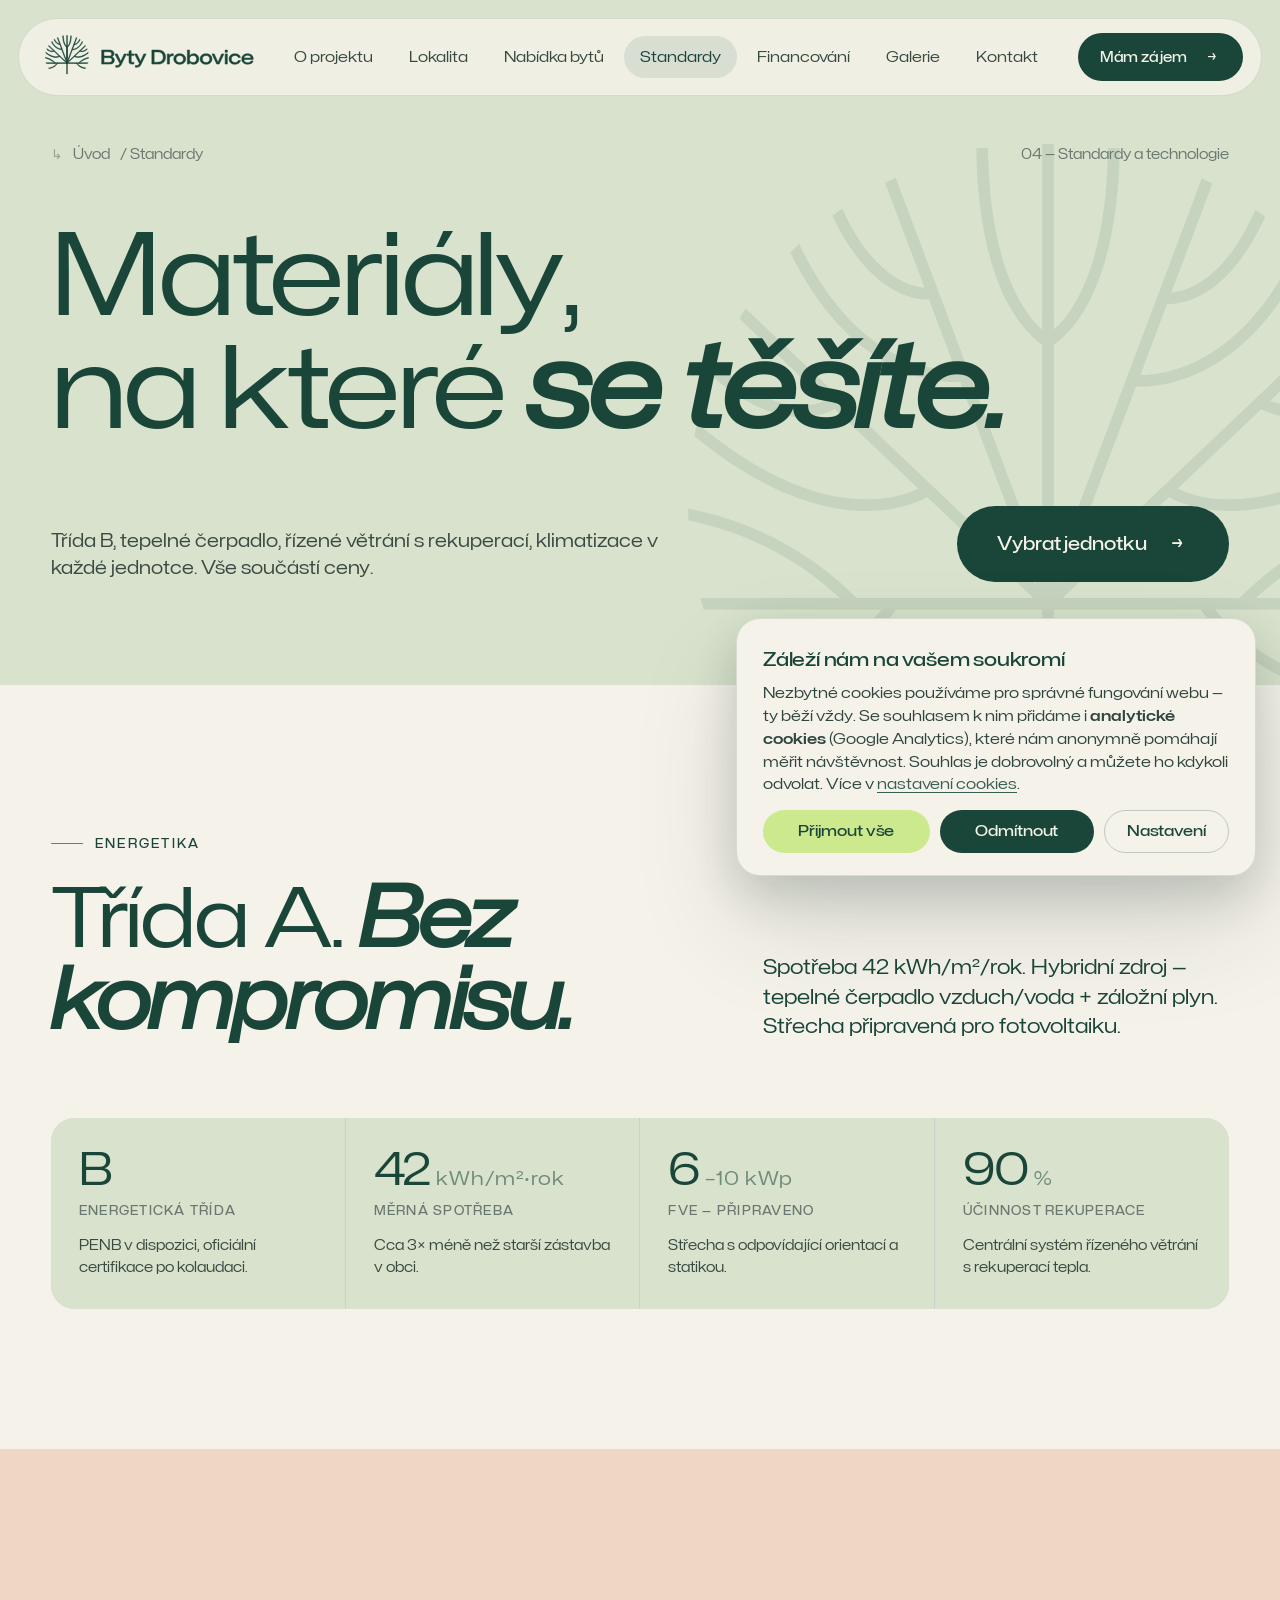
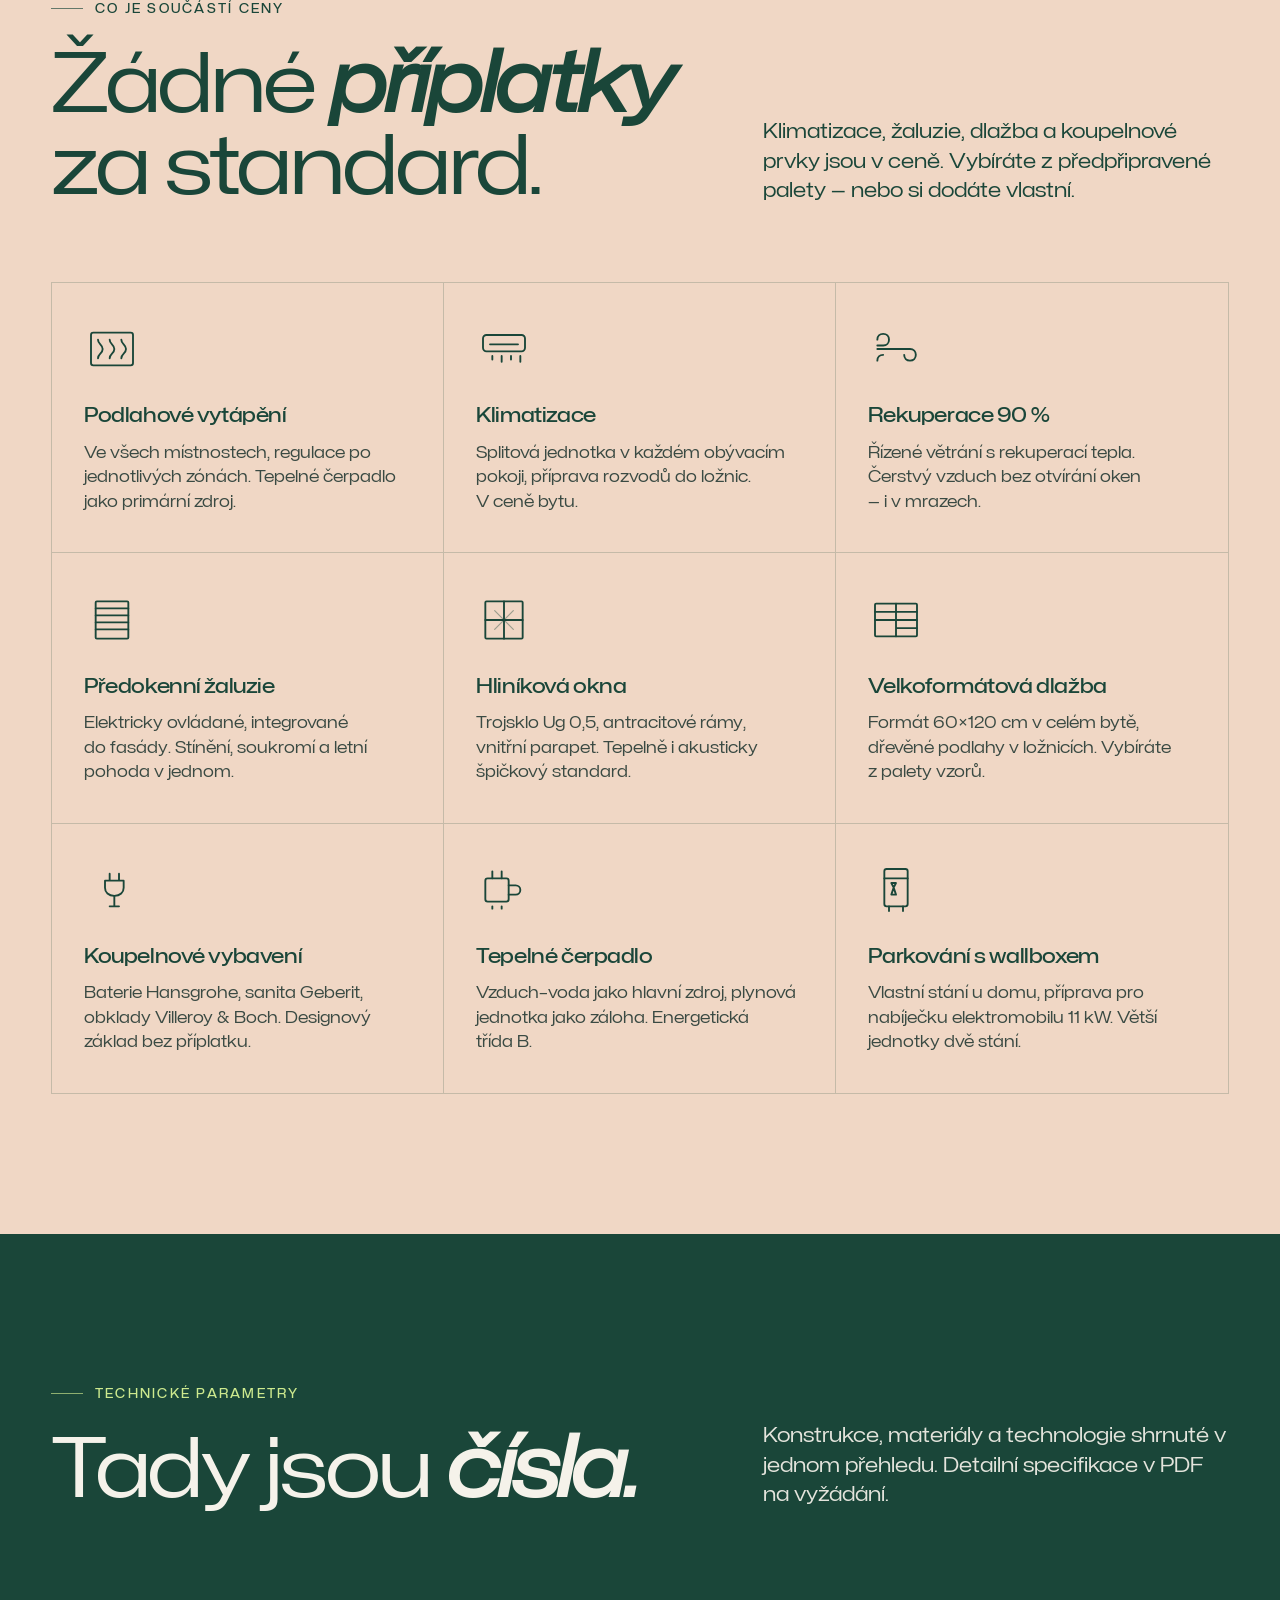
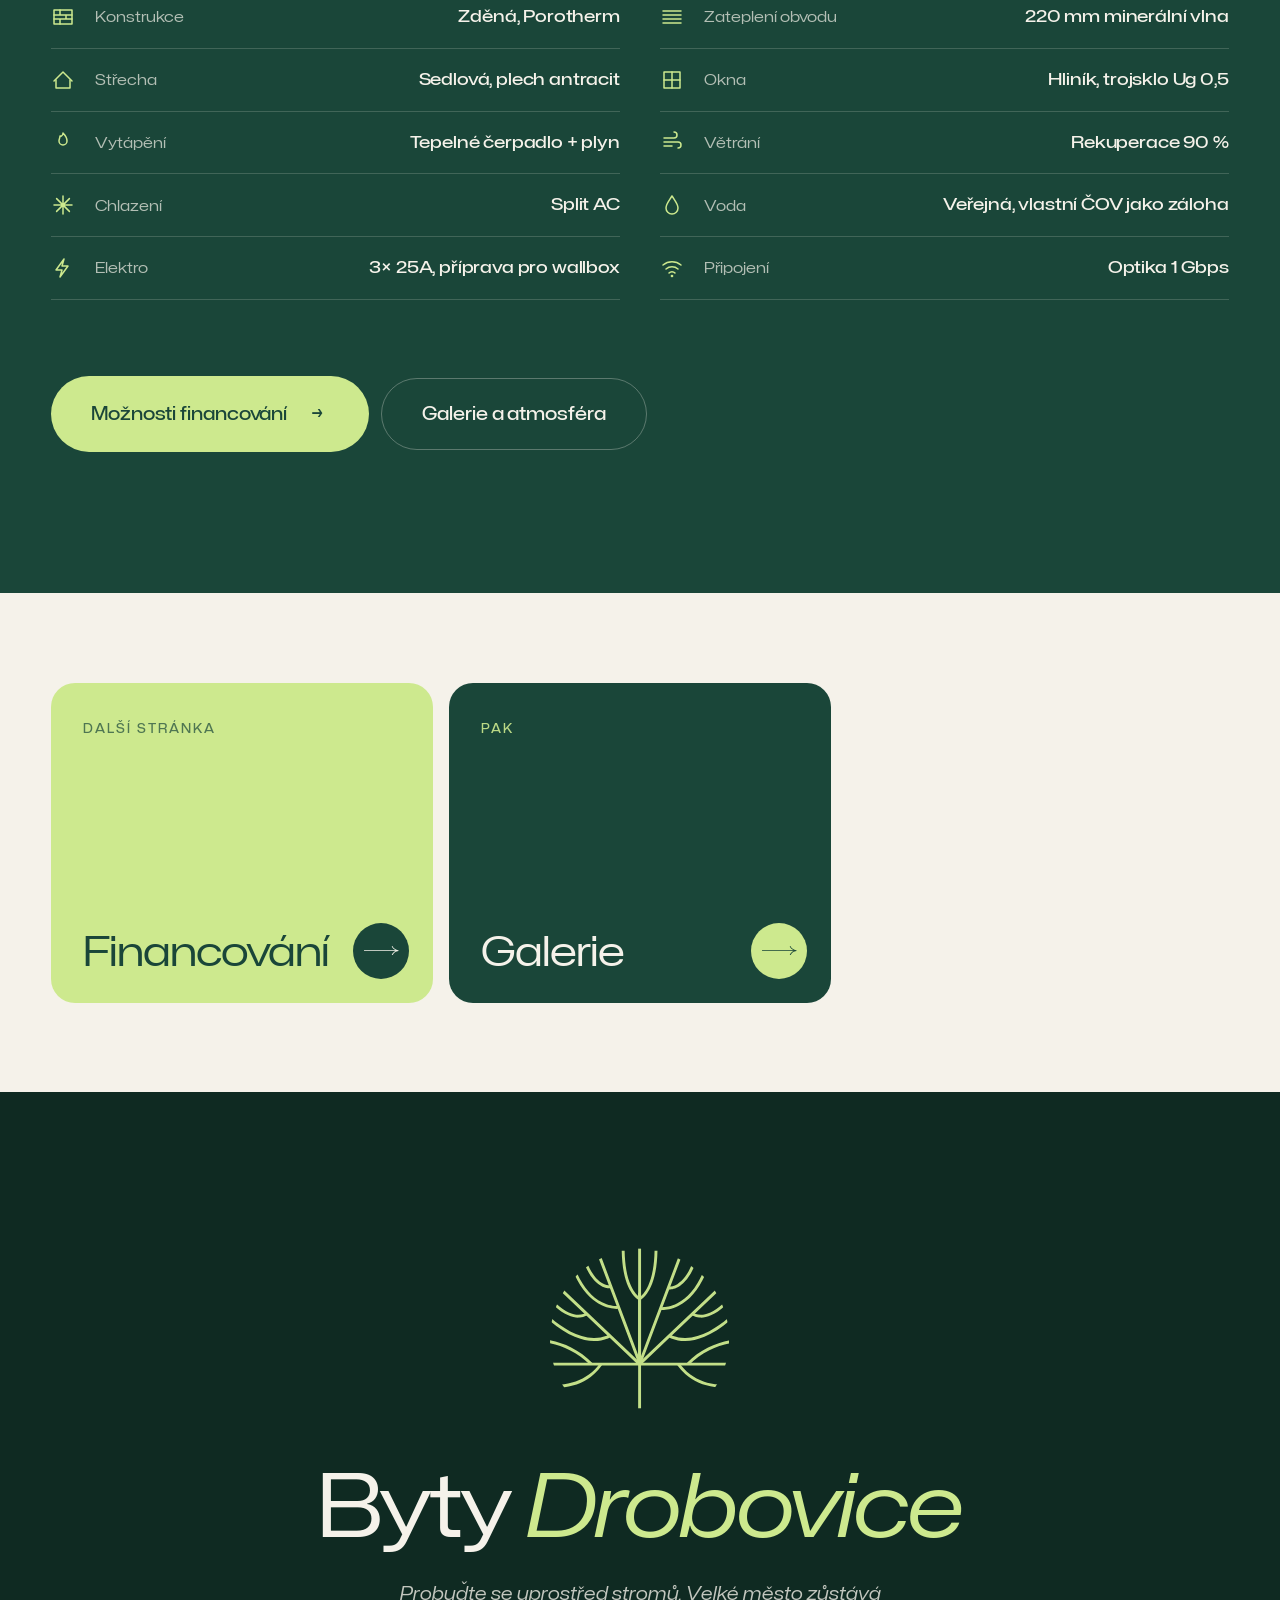
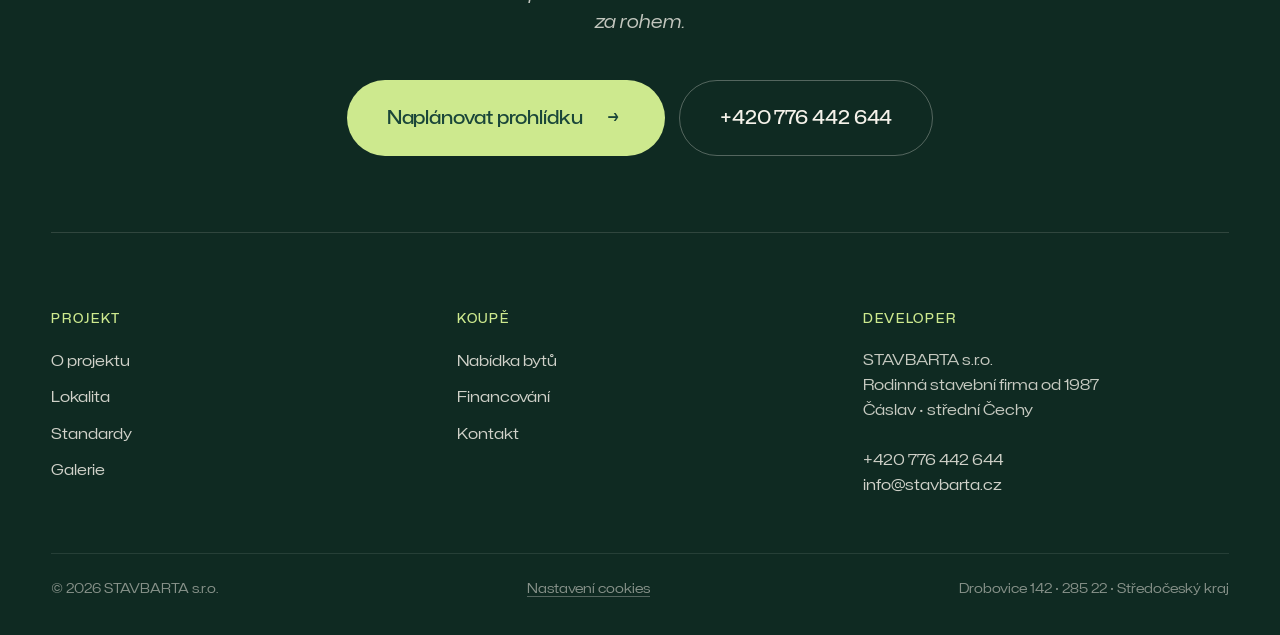
<file: standardy.html>
<!DOCTYPE html>
<html lang="cs">
<head>
  <meta charset="UTF-8" />
  <meta name="viewport" content="width=device-width, initial-scale=1.0" />
  <link rel="preload" as="font" type="font/ttf" href="assets/fonts/MonaSansExpanded-Regular.ttf" crossorigin />
  <link rel="preload" as="font" type="font/ttf" href="assets/fonts/MonaSansExpanded-Medium.ttf" crossorigin />
  <title>Standardy domu — Byty Drobovice | Energetická třída B</title>
  <meta name="description" content="Energetická třída B, podlahové topení, rekuperace, klimatizace, předokenní žaluzie. Trojskla Ug 0,5, tepelné čerpadlo, optika 1 Gbps." />
  <meta name="keywords" content="standardy bytu, energetická třída B, rekuperace, podlahové topení, tepelné čerpadlo, trojskla" />
  <meta name="author" content="STAVBARTA s.r.o." />
  <meta name="robots" content="index, follow, max-image-preview:large, max-snippet:-1" />
  <meta name="theme-color" content="#1A4639" />
  <meta name="color-scheme" content="light" />
  <meta name="format-detection" content="telephone=no" />
  <link rel="canonical" href="https://bytydrobovice.cz/standardy" />

  <!-- Favicons & manifest -->
  <link rel="icon" href="favicon.svg" type="image/svg+xml" />
  <link rel="alternate icon" href="favicon.svg" />
  <link rel="apple-touch-icon" href="favicon.svg" />
  <link rel="mask-icon" href="favicon.svg" color="#1A4639" />
  <link rel="manifest" href="site.webmanifest" />

  <!-- Open Graph -->
  <meta property="og:type" content="article" />
  <meta property="og:url" content="https://bytydrobovice.cz/standardy" />
  <meta property="og:title" content="Standardy domu — Byty Drobovice | Energetická třída B" />
  <meta property="og:description" content="Energetická třída B, podlahové topení, rekuperace, klimatizace, předokenní žaluzie. Trojskla Ug 0,5, tepelné čerpadlo, optika 1 Gbps." />
  <meta property="og:image" content="https://bytydrobovice.cz/assets/exterior.jpg" />
  <meta property="og:image:width" content="1200" />
  <meta property="og:image:height" content="630" />
  <meta property="og:image:alt" content="Byty Drobovice — exteriér" />
  <meta property="og:site_name" content="Byty Drobovice" />
  <meta property="og:locale" content="cs_CZ" />

  <!-- Twitter -->
  <meta name="twitter:card" content="summary_large_image" />
  <meta name="twitter:title" content="Standardy domu — Byty Drobovice | Energetická třída B" />
  <meta name="twitter:description" content="Energetická třída B, podlahové topení, rekuperace, klimatizace, předokenní žaluzie. Trojskla Ug 0,5, tepelné čerpadlo, optika 1 Gbps." />
  <meta name="twitter:image" content="https://bytydrobovice.cz/assets/exterior.jpg" />

  <link rel="stylesheet" href="styles/v3.css?v=1" />
</head>
<body data-page="standards">
  <div id="page-loader" class="page-loader is-loading" aria-hidden="true">
    <div class="page-loader__mark">
      <img src="assets/logo-mark.svg" alt="" />
    </div>
  </div>
  <noscript><style>#page-loader{display:none;}</style></noscript>


  <!-- HERO ===================================================== -->
  <header class="hero bg-sage has-tree">
    <aside class="tree-watermark" data-tree-watermark
           style="right:-10vw;bottom:-14vw;width:min(80vw,720px);opacity:0.09;"></aside>
    <div class="hero-meta" data-reveal>
      <span class="crumb"><a href="/">Úvod</a> / Standardy</span>
      <span>04 — Standardy a technologie</span>
    </div>
    <div data-reveal data-delay="1">
      <h1 class="display">Materiály, na&nbsp;které <em>se těšíte.</em></h1>
    </div>
    <div class="hero__bottom" data-reveal data-delay="2">
      <p class="hero__sub">
        Třída B, tepelné čerpadlo, řízené větrání s rekuperací, klimatizace v každé jednotce. Vše součástí ceny.
      </p>
      <div class="hero__ctas">
        <a class="btn btn-dark btn-xl" href="/byty">
          Vybrat jednotku <span class="arrow" aria-hidden="true">→</span>
        </a>
      </div>
    </div>
  </header>

  <!-- ENERGETIKA — KLÍČOVÁ ČÍSLA ============================== -->
  <section class="section bg-cream">
    <div class="section-inner">
      <div class="s-head">
        <div data-reveal>
          <p class="eyebrow">Energetika</p>
          <h2 class="display" style="margin-top:24px;">Třída&nbsp;A. <em>Bez kompromisu.</em></h2>
        </div>
        <div data-reveal data-delay="1">
          <p class="lead">Spotřeba 42 kWh/m²/rok. Hybridní zdroj — tepelné čerpadlo vzduch/voda + záložní plyn. Střecha připravená pro fotovoltaiku.</p>
        </div>
      </div>

      <div class="energy-key" data-reveal>
        <div class="energy-key__item">
          <span class="n">B</span>
          <span class="l">Energetická třída</span>
          <span class="c">PENB v dispozici, oficiální certifikace po kolaudaci.</span>
        </div>
        <div class="energy-key__item">
          <span class="n">42<span class="u">kWh/m²·rok</span></span>
          <span class="l">Měrná spotřeba</span>
          <span class="c">Cca 3× méně než starší zástavba v obci.</span>
        </div>
        <div class="energy-key__item">
          <span class="n">6<span class="u">–10 kWp</span></span>
          <span class="l">FVE — připraveno</span>
          <span class="c">Střecha s odpovídající orientací a statikou.</span>
        </div>
        <div class="energy-key__item">
          <span class="n">90<span class="u">%</span></span>
          <span class="l">Účinnost rekuperace</span>
          <span class="c">Centrální systém řízeného větrání s rekuperací tepla.</span>
        </div>
      </div>
    </div>
  </section>

  <!-- CO JE SOUČÁSTÍ ========================================== -->
  <section class="section bg-rose">
    <div class="section-inner">
      <div class="s-head">
        <div data-reveal>
          <p class="eyebrow">Co je součástí ceny</p>
          <h2 class="display" style="margin-top:24px;">Žádné <em>příplatky</em> za standard.</h2>
        </div>
        <div data-reveal data-delay="1">
          <p class="lead">Klimatizace, žaluzie, dlažba a koupelnové prvky jsou v ceně. Vybíráte z předpřipravené palety — nebo si dodáte vlastní.</p>
        </div>
      </div>

      <div class="feat-grid" data-reveal>
        <article class="feat">
          <span class="feat__icon" aria-hidden="true">
            <svg viewBox="0 0 48 48" fill="none" stroke="currentColor" stroke-width="1.6" stroke-linecap="round" stroke-linejoin="round">
              <rect x="6" y="10" width="36" height="28" rx="2"/>
              <path d="M12 16c0 4 4 4 4 8s-4 4-4 8M22 16c0 4 4 4 4 8s-4 4-4 8M32 16c0 4 4 4 4 8s-4 4-4 8"/>
            </svg>
          </span>
          <h3 class="feat__title">Podlahové vytápění</h3>
          <p class="feat__desc">Ve všech místnostech, regulace po jednotlivých zónách. Tepelné čerpadlo jako primární zdroj.</p>
        </article>

        <article class="feat">
          <span class="feat__icon" aria-hidden="true">
            <svg viewBox="0 0 48 48" fill="none" stroke="currentColor" stroke-width="1.6" stroke-linecap="round" stroke-linejoin="round">
              <rect x="6" y="12" width="36" height="14" rx="3"/>
              <path d="M12 20h24"/>
              <path d="M14 30v3M22 30v5M30 30v3M38 30v5"/>
            </svg>
          </span>
          <h3 class="feat__title">Klimatizace</h3>
          <p class="feat__desc">Splitová jednotka v každém obývacím pokoji, příprava rozvodů do ložnic. V&nbsp;ceně bytu.</p>
        </article>

        <article class="feat">
          <span class="feat__icon" aria-hidden="true">
            <svg viewBox="0 0 48 48" fill="none" stroke="currentColor" stroke-width="1.6" stroke-linecap="round" stroke-linejoin="round">
              <path d="M8 16c0-3 2-5 5-5s5 2 5 5-2 5-5 5H8M8 24h28c3 0 5 2 5 5s-2 5-5 5-5-2-5-5M8 34c0-3 2-5 5-5"/>
            </svg>
          </span>
          <h3 class="feat__title">Rekuperace 90&nbsp;%</h3>
          <p class="feat__desc">Řízené větrání s rekuperací tepla. Čerstvý vzduch bez otvírání oken — i&nbsp;v&nbsp;mrazech.</p>
        </article>

        <article class="feat">
          <span class="feat__icon" aria-hidden="true">
            <svg viewBox="0 0 48 48" fill="none" stroke="currentColor" stroke-width="1.6" stroke-linecap="round" stroke-linejoin="round">
              <rect x="10" y="8" width="28" height="32" rx="1"/>
              <path d="M10 14h28M10 20h28M10 26h28M10 32h28"/>
            </svg>
          </span>
          <h3 class="feat__title">Předokenní žaluzie</h3>
          <p class="feat__desc">Elektricky ovládané, integrované do fasády. Stínění, soukromí a&nbsp;letní pohoda v&nbsp;jednom.</p>
        </article>

        <article class="feat">
          <span class="feat__icon" aria-hidden="true">
            <svg viewBox="0 0 48 48" fill="none" stroke="currentColor" stroke-width="1.6" stroke-linecap="round" stroke-linejoin="round">
              <rect x="8" y="8" width="32" height="32" rx="1"/>
              <path d="M24 8v32M8 24h32"/>
              <path d="M16 16l16 16M32 16L16 32" stroke-width="1" opacity="0.4"/>
            </svg>
          </span>
          <h3 class="feat__title">Hliníková okna</h3>
          <p class="feat__desc">Trojsklo Ug 0,5, antracitové rámy, vnitřní parapet. Tepelně i&nbsp;akusticky špičkový standard.</p>
        </article>

        <article class="feat">
          <span class="feat__icon" aria-hidden="true">
            <svg viewBox="0 0 48 48" fill="none" stroke="currentColor" stroke-width="1.6" stroke-linecap="round" stroke-linejoin="round">
              <rect x="6" y="10" width="36" height="28" rx="1"/>
              <path d="M6 24h36M24 10v28M6 17h36M24 31h18"/>
            </svg>
          </span>
          <h3 class="feat__title">Velkoformátová dlažba</h3>
          <p class="feat__desc">Formát 60×120&nbsp;cm v&nbsp;celém bytě, dřevěné podlahy v&nbsp;ložnicích. Vybíráte z&nbsp;palety vzorů.</p>
        </article>

        <article class="feat">
          <span class="feat__icon" aria-hidden="true">
            <svg viewBox="0 0 48 48" fill="none" stroke="currentColor" stroke-width="1.6" stroke-linecap="round" stroke-linejoin="round">
              <path d="M22 10v6M30 10v6M18 16h16v6c0 4-3 7-8 7s-8-3-8-7v-6z"/>
              <path d="M26 29v9M22 38h8"/>
            </svg>
          </span>
          <h3 class="feat__title">Koupelnové vybavení</h3>
          <p class="feat__desc">Baterie Hansgrohe, sanita Geberit, obklady Villeroy &amp; Boch. Designový základ bez příplatku.</p>
        </article>

        <article class="feat">
          <span class="feat__icon" aria-hidden="true">
            <svg viewBox="0 0 48 48" fill="none" stroke="currentColor" stroke-width="1.6" stroke-linecap="round" stroke-linejoin="round">
              <rect x="8" y="14" width="20" height="20" rx="2"/>
              <path d="M28 20h6a4 4 0 010 8h-6"/>
              <path d="M14 14V8M22 14V8"/>
              <path d="M14 38v2M22 38v2"/>
            </svg>
          </span>
          <h3 class="feat__title">Tepelné čerpadlo</h3>
          <p class="feat__desc">Vzduch–voda jako hlavní zdroj, plynová jednotka jako záloha. Energetická třída B.</p>
        </article>

        <article class="feat">
          <span class="feat__icon" aria-hidden="true">
            <svg viewBox="0 0 48 48" fill="none" stroke="currentColor" stroke-width="1.6" stroke-linecap="round" stroke-linejoin="round">
              <rect x="14" y="6" width="20" height="32" rx="2"/>
              <path d="M14 14h20"/>
              <path d="M22 22l2-4h-4l2 4M22 22l-2 6h4l-2-6"/>
              <path d="M18 38v4M30 38v4"/>
            </svg>
          </span>
          <h3 class="feat__title">Parkování s&nbsp;wallboxem</h3>
          <p class="feat__desc">Vlastní stání u&nbsp;domu, příprava pro nabíječku elektromobilu 11&nbsp;kW. Větší jednotky dvě stání.</p>
        </article>
      </div>
    </div>
  </section>

  <!-- TECH SPECS ============================================== -->
  <section class="section bg-forest">
    <div class="section-inner">
      <div class="s-head">
        <div data-reveal>
          <p class="eyebrow">Technické parametry</p>
          <h2 class="display" style="margin-top:24px;">Tady jsou <em>čísla.</em></h2>
        </div>
        <div data-reveal data-delay="1">
          <p class="lead">Konstrukce, materiály a technologie shrnuté v jednom přehledu. Detailní specifikace v PDF na vyžádání.</p>
        </div>
      </div>

      <div class="specs specs--iconed" data-reveal>
        <div class="spec">
          <span class="spec__icon" aria-hidden="true"><svg viewBox="0 0 24 24" fill="none" stroke="currentColor" stroke-width="1.5" stroke-linecap="round" stroke-linejoin="round"><rect x="3" y="5" width="18" height="14"/><path d="M3 10h18M3 14h18M9 5v5M15 10v4M9 14v5"/></svg></span>
          <span class="k">Konstrukce</span><span class="v">Zděná, Porotherm</span>
        </div>
        <div class="spec">
          <span class="spec__icon" aria-hidden="true"><svg viewBox="0 0 24 24" fill="none" stroke="currentColor" stroke-width="1.5" stroke-linecap="round" stroke-linejoin="round"><path d="M3 6h18M3 10h18M3 14h18M3 18h18"/></svg></span>
          <span class="k">Zateplení obvodu</span><span class="v">220&nbsp;mm minerální vlna</span>
        </div>
        <div class="spec">
          <span class="spec__icon" aria-hidden="true"><svg viewBox="0 0 24 24" fill="none" stroke="currentColor" stroke-width="1.5" stroke-linecap="round" stroke-linejoin="round"><path d="M3 13L12 4l9 9"/><path d="M5 12v8h14v-8"/></svg></span>
          <span class="k">Střecha</span><span class="v">Sedlová, plech antracit</span>
        </div>
        <div class="spec">
          <span class="spec__icon" aria-hidden="true"><svg viewBox="0 0 24 24" fill="none" stroke="currentColor" stroke-width="1.5" stroke-linecap="round" stroke-linejoin="round"><rect x="4" y="4" width="16" height="16"/><path d="M12 4v16M4 12h16"/></svg></span>
          <span class="k">Okna</span><span class="v">Hliník, trojsklo Ug 0,5</span>
        </div>
        <div class="spec">
          <span class="spec__icon" aria-hidden="true"><svg viewBox="0 0 24 24" fill="none" stroke="currentColor" stroke-width="1.5" stroke-linecap="round" stroke-linejoin="round"><path d="M12 3s4 4 4 8a4 4 0 11-8 0c0-2 1-3 1-5 0 0 3 1 3-3z"/></svg></span>
          <span class="k">Vytápění</span><span class="v">Tepelné čerpadlo + plyn</span>
        </div>
        <div class="spec">
          <span class="spec__icon" aria-hidden="true"><svg viewBox="0 0 24 24" fill="none" stroke="currentColor" stroke-width="1.5" stroke-linecap="round" stroke-linejoin="round"><path d="M4 8h10a3 3 0 100-6M4 12h14a3 3 0 110 6M4 16h8"/></svg></span>
          <span class="k">Větrání</span><span class="v">Rekuperace 90&nbsp;%</span>
        </div>
        <div class="spec">
          <span class="spec__icon" aria-hidden="true"><svg viewBox="0 0 24 24" fill="none" stroke="currentColor" stroke-width="1.5" stroke-linecap="round" stroke-linejoin="round"><path d="M12 3v18M3 12h18M5.6 5.6l12.8 12.8M18.4 5.6L5.6 18.4"/></svg></span>
          <span class="k">Chlazení</span><span class="v">Split AC</span>
        </div>
        <div class="spec">
          <span class="spec__icon" aria-hidden="true"><svg viewBox="0 0 24 24" fill="none" stroke="currentColor" stroke-width="1.5" stroke-linecap="round" stroke-linejoin="round"><path d="M12 3c-3 5-6 8-6 12a6 6 0 1012 0c0-4-3-7-6-12z"/></svg></span>
          <span class="k">Voda</span><span class="v">Veřejná, vlastní ČOV jako záloha</span>
        </div>
        <div class="spec">
          <span class="spec__icon" aria-hidden="true"><svg viewBox="0 0 24 24" fill="none" stroke="currentColor" stroke-width="1.5" stroke-linecap="round" stroke-linejoin="round"><path d="M13 3L5 14h6l-2 7 8-11h-6l2-7z"/></svg></span>
          <span class="k">Elektro</span><span class="v">3× 25A, příprava pro wallbox</span>
        </div>
        <div class="spec">
          <span class="spec__icon" aria-hidden="true"><svg viewBox="0 0 24 24" fill="none" stroke="currentColor" stroke-width="1.5" stroke-linecap="round" stroke-linejoin="round"><path d="M3 9a14 14 0 0118 0M6 13a9 9 0 0112 0M9 17a4 4 0 016 0"/><circle cx="12" cy="20" r="0.6" fill="currentColor"/></svg></span>
          <span class="k">Připojení</span><span class="v">Optika 1&nbsp;Gbps</span>
        </div>
      </div>

      <div class="row mt-xl" data-reveal data-delay="1">
        <a class="btn btn-primary btn-xl" href="/financovani">
          Možnosti financování <span class="arrow" aria-hidden="true">→</span>
        </a>
        <a class="btn btn-ghost btn-xl" href="/galerie" style="color:var(--cream);border-color:color-mix(in oklab,var(--cream) 30%,transparent);">
          Galerie a atmosféra
        </a>
      </div>
    </div>
  </section>

  <!-- NEXT ===================================================== -->
  <section class="section compact bg-cream">
    <div class="section-inner">
      <div class="nav-grid">
        <a class="nav-tile is-lime" href="/financovani" data-reveal>
          <span class="n">Další stránka</span>
          <h3 class="t">Financování</h3>
          <span class="arrow-circle" aria-hidden="true"><svg class="arrow-circle__svg" viewBox="0 0 1331 361" fill="currentColor" aria-hidden="true"><path d="M268.787 12.4883C234.297 90.8524 175.136 137.943 118.473 164.744H1330.6V195.744H118.473C175.136 222.545 234.297 269.636 268.787 348L240.414 360.488C184.891 234.333 56.8237 197.936 0 195.732L0.299805 180.244L0 164.756C56.8237 162.552 184.891 126.155 240.414 0L268.787 12.4883Z"/></svg></span>
        </a>
        <a class="nav-tile is-forest" href="/galerie" data-reveal data-delay="1">
          <span class="n">Pak</span>
          <h3 class="t">Galerie</h3>
          <span class="arrow-circle" aria-hidden="true"><svg class="arrow-circle__svg" viewBox="0 0 1331 361" fill="currentColor" aria-hidden="true"><path d="M268.787 12.4883C234.297 90.8524 175.136 137.943 118.473 164.744H1330.6V195.744H118.473C175.136 222.545 234.297 269.636 268.787 348L240.414 360.488C184.891 234.333 56.8237 197.936 0 195.732L0.299805 180.244L0 164.756C56.8237 162.552 184.891 126.155 240.414 0L268.787 12.4883Z"/></svg></span>
        </a>
      </div>
    </div>
  </section>

  <script src="assets/image-slot.js"></script>
  <script src="assets/site.js?v=1"></script>

  <script type="application/ld+json">
  {
    "@context": "https://schema.org",
    "@type": "BreadcrumbList",
    "itemListElement": [
      { "@type": "ListItem", "position": 1, "name": "Úvod", "item": "https://bytydrobovice.cz/" },
      { "@type": "ListItem", "position": 2, "name": "Standardy", "item": "https://bytydrobovice.cz/standardy" }
    ]
  }
  </script>
  <script src="assets/cookie-consent.js"></script>
</body>
</html>
</file>
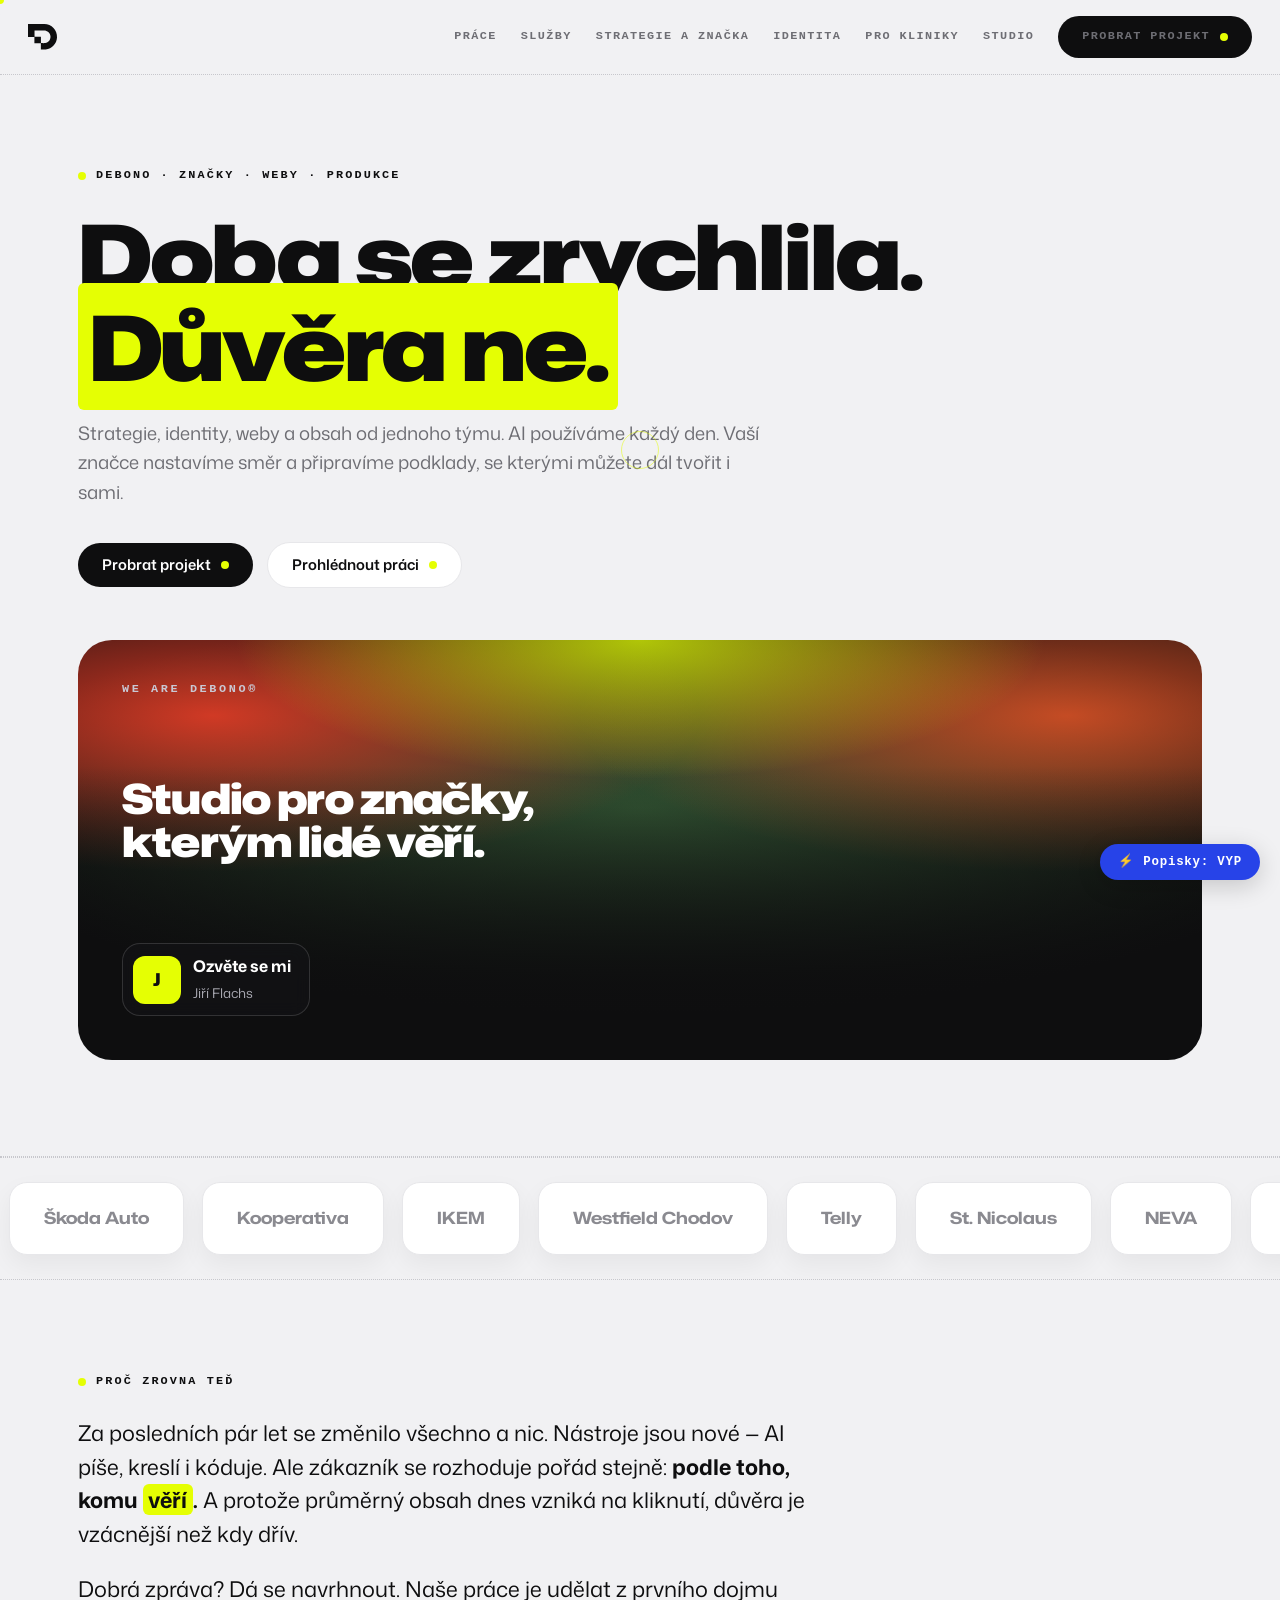
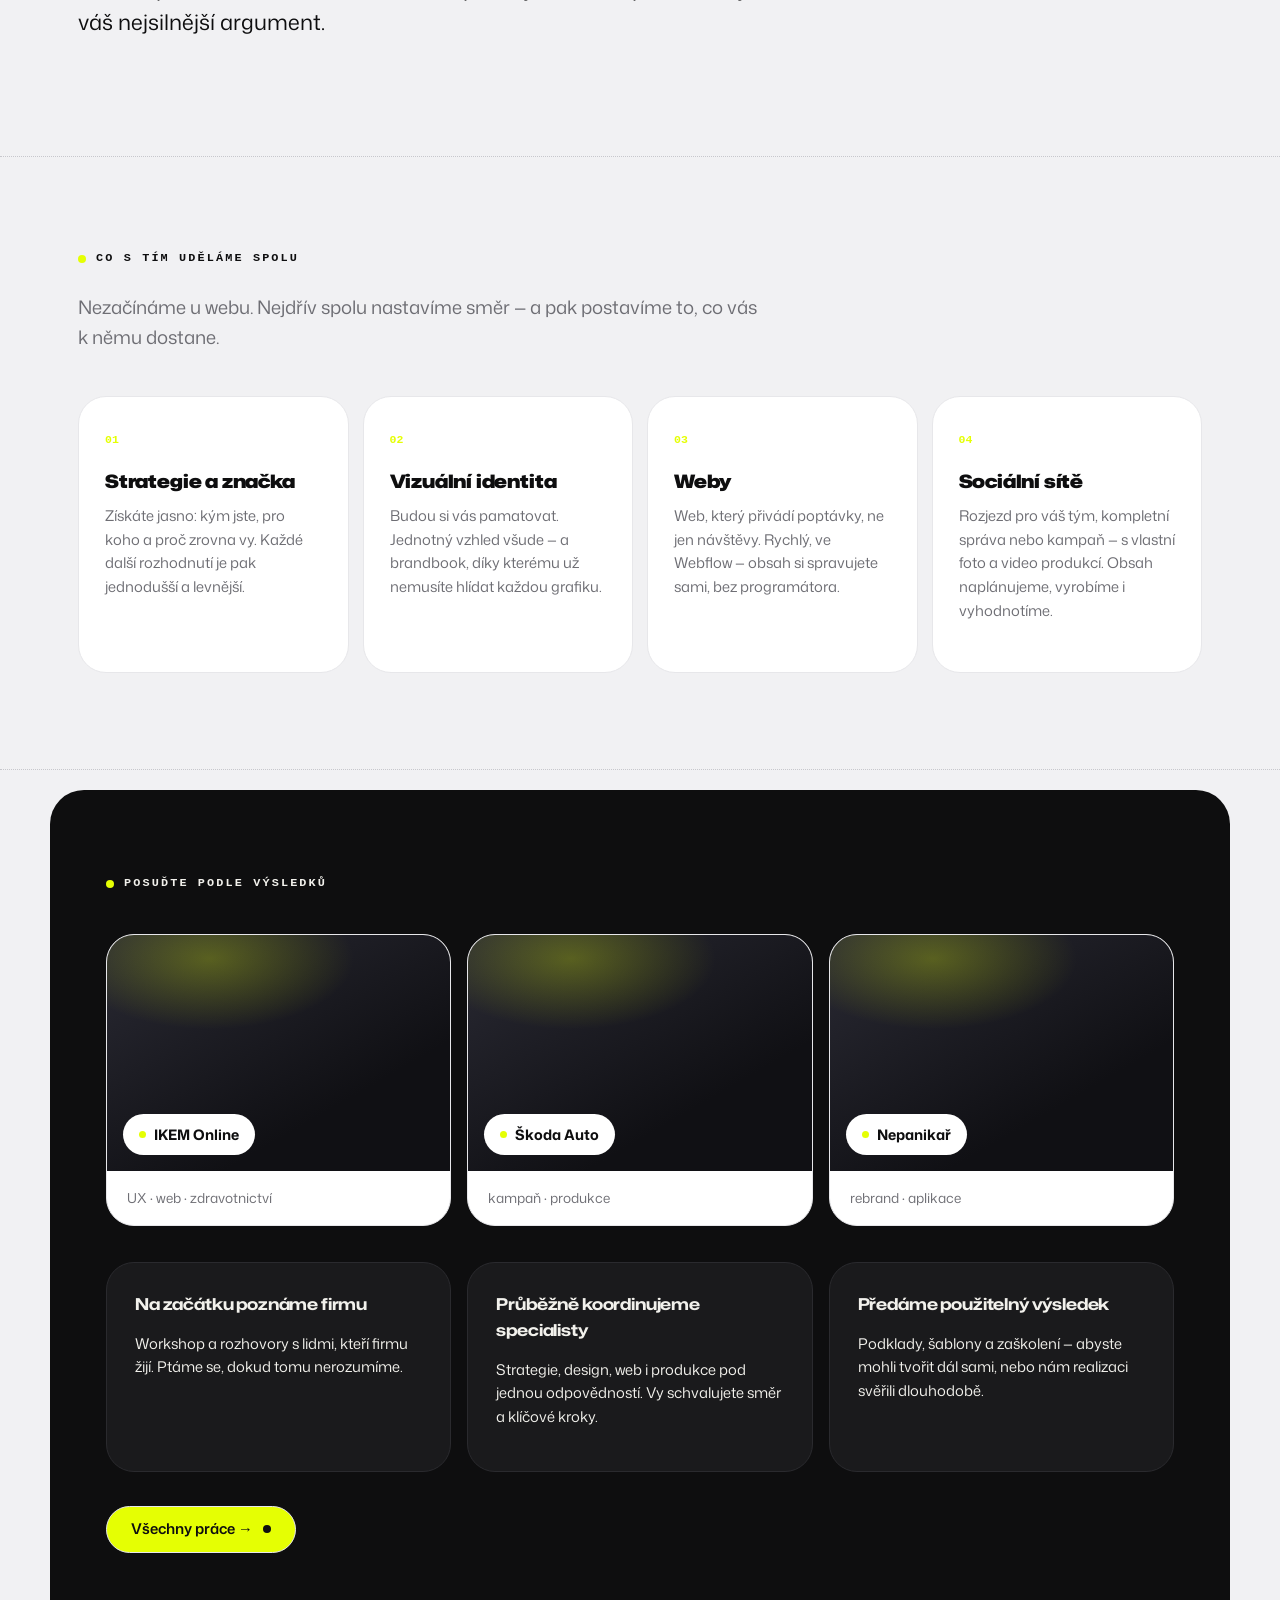
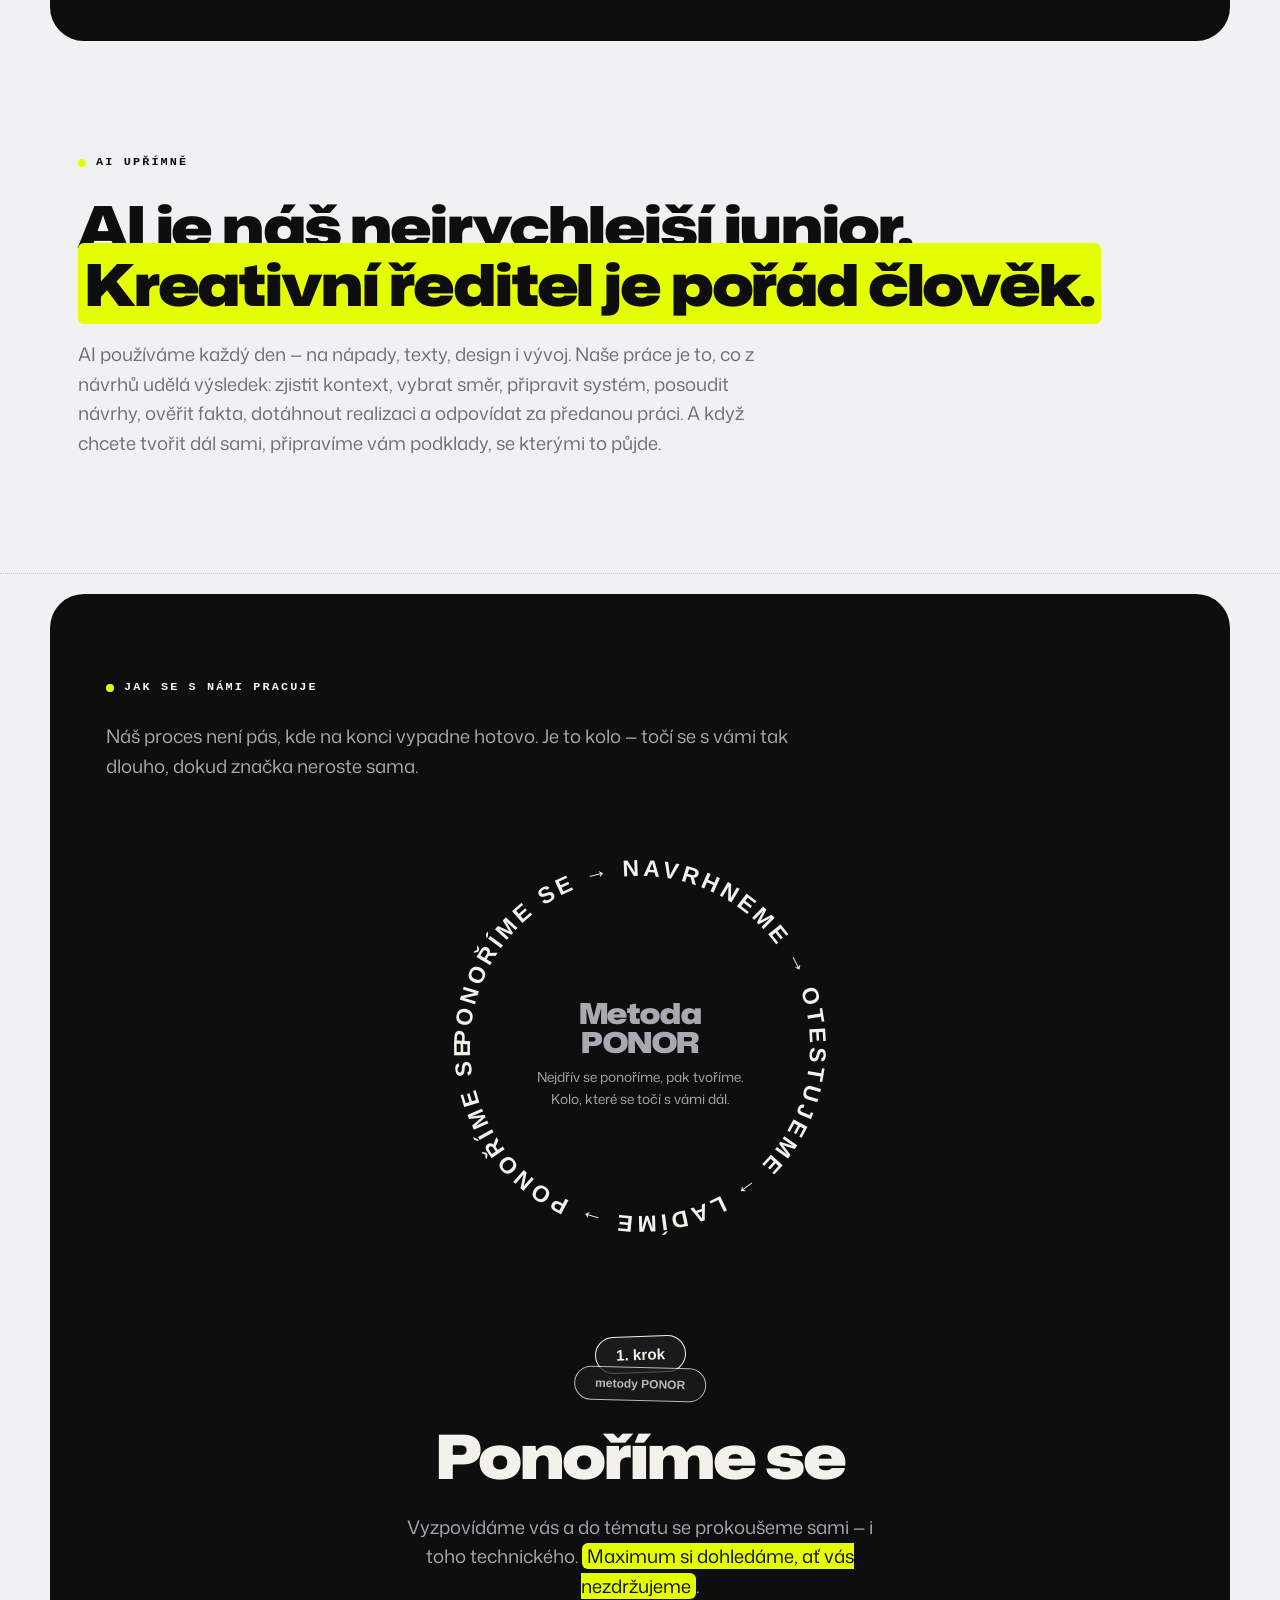
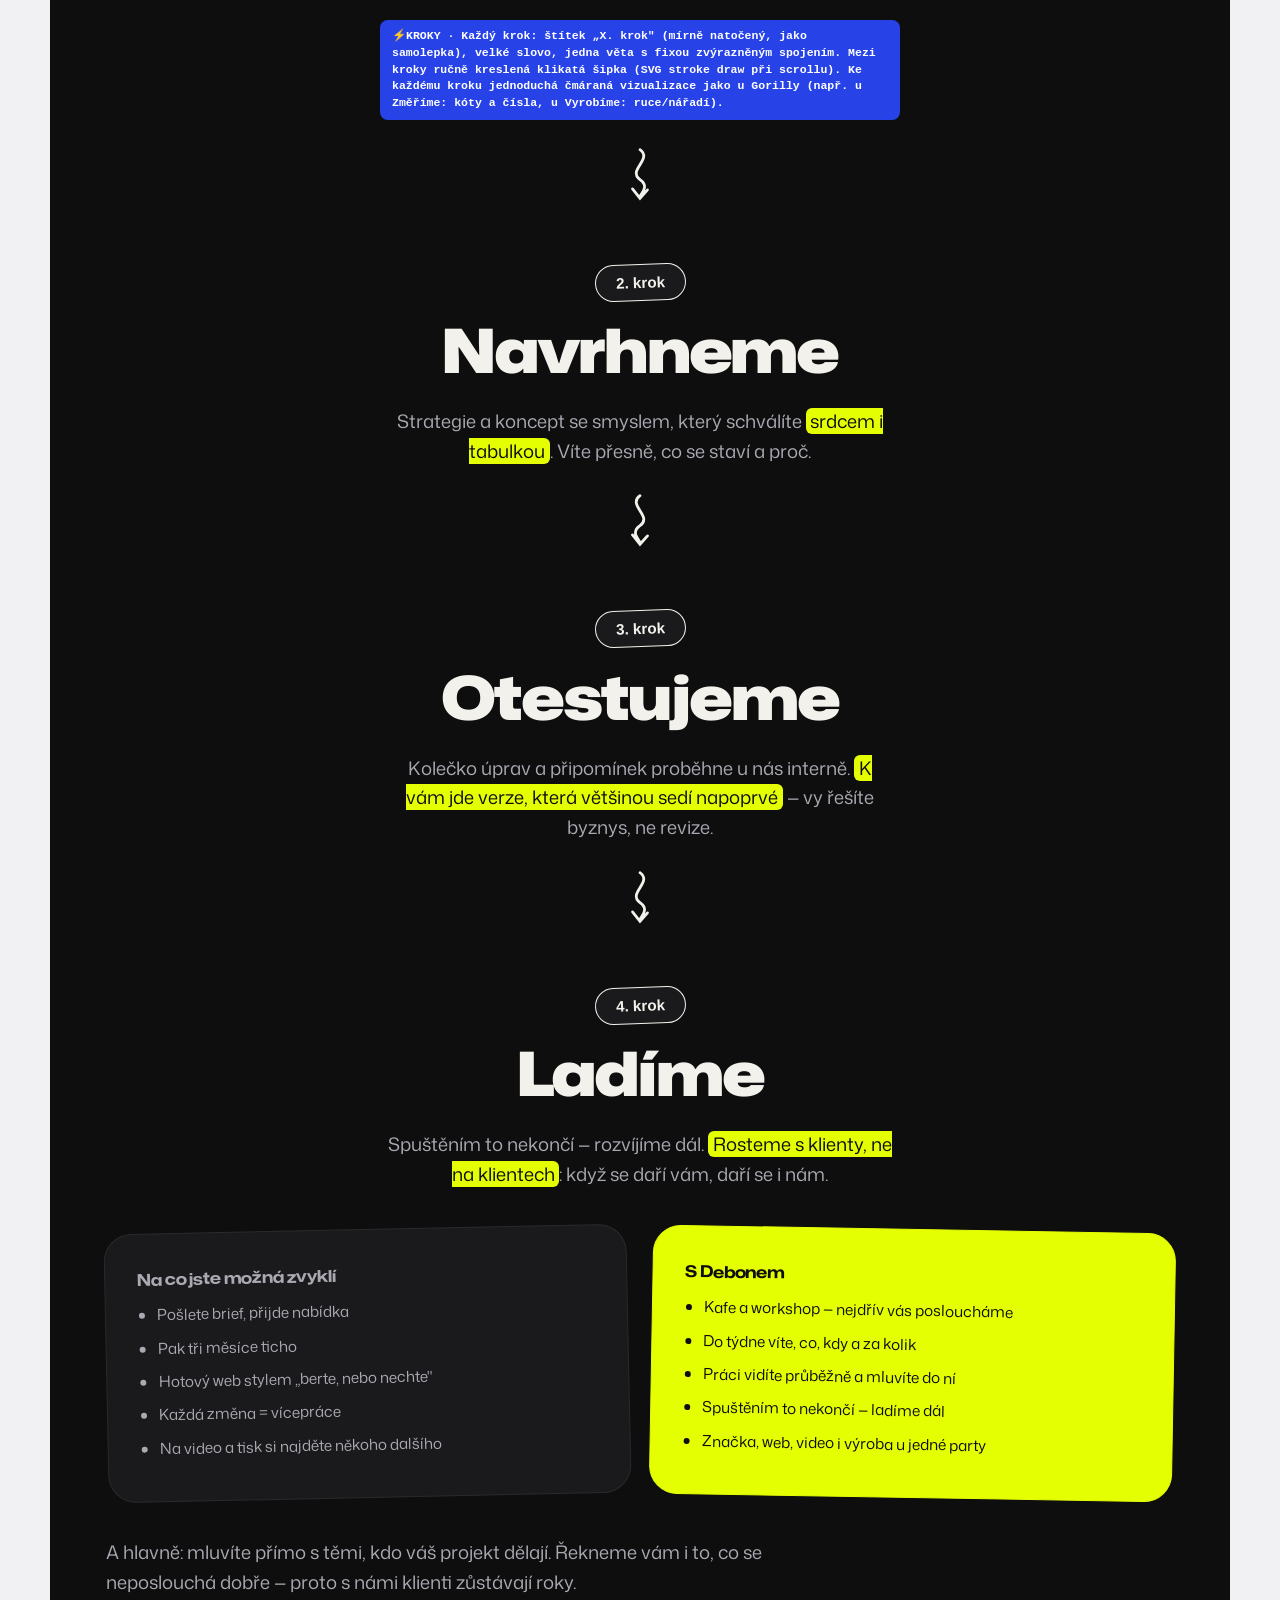
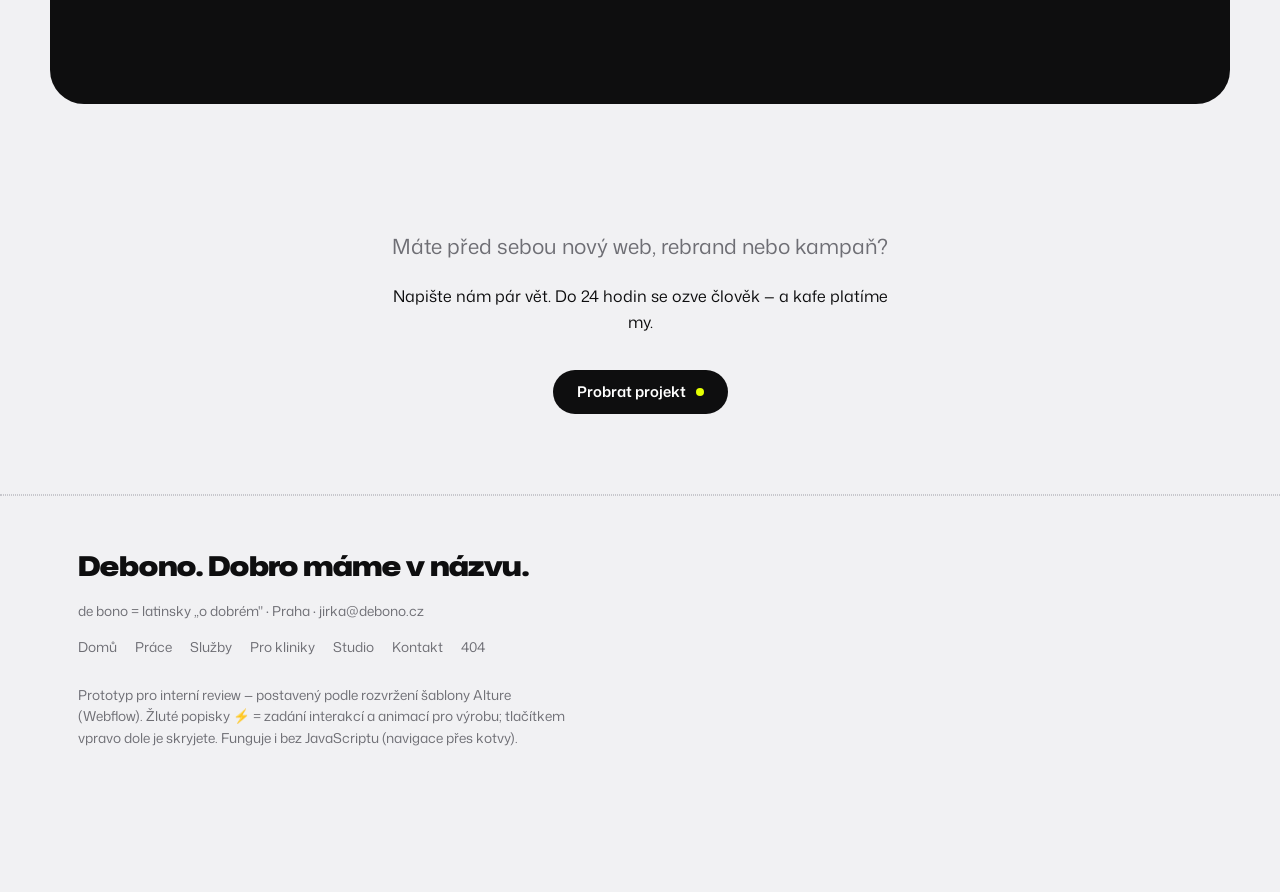
<file: novy-web-2026/prototyp.html>
<!doctype html>
<html lang="cs">
<head>
<meta charset="utf-8">
<meta name="viewport" content="width=device-width, initial-scale=1">
<title>Debono 2026 — klikatelný prototyp (šablona Alture)</title>
<style>
  /* Mona Sans Variable (wdth 75-125, wght 200-900) — latin + latin-ext, plná čeština */
  @font-face{ font-family:"Mona Sans"; font-style:normal; font-weight:200 900; font-stretch:75% 125%; font-display:swap;
    src:url([data-uri]) format("woff2-variations");
    unicode-range:U+0100-02BA,U+02BD-02C5,U+02C7-02CC,U+02CE-02D7,U+02DD-02FF,U+0304,U+0308,U+0329,U+1D00-1DBF,U+1E00-1E9F,U+1EF2-1EFF,U+2020,U+20A0-20AB,U+20AD-20C0,U+2113,U+2C60-2C7F,U+A720-A7FF; }
  @font-face{ font-family:"Mona Sans"; font-style:normal; font-weight:200 900; font-stretch:75% 125%; font-display:swap;
    src:url([data-uri]) format("woff2-variations");
    unicode-range:U+0000-00FF,U+0131,U+0152-0153,U+02BB-02BC,U+02C6,U+02DA,U+02DC,U+2000-206F,U+20AC,U+2122,U+2191,U+2192,U+2193,U+2212,U+2215,U+2713,U+FEFF,U+FFFD; }


  /* ── Mona Sans (subset latin+latin-ext, self-hosted) ── */



  /* ── Debono 2026 · finální UI podle šablony Alture ──
     Světlý čistý základ · černé heavy titulky (sentence case) · oranžová tečka jako
     opakující se mikroprvek · tečkované linky · velké zaoblené karty (světlé × tmavé)
     · drobné "nedigitální" prvky: fixa, samolepky, čmárané šipky, kolo MÍRA. */
  :root{
    --bg:#F1F1F3; --ink:#0E0E0F; --muted:#6E6E74; --line:#DDDDE1; --dot:#C7C7CC;
    --accent:#E5FF03; --accent-deep:#D2EB00; --accent-ink:#0E0E0F;
    --card:#FFFFFF; --card-line:#E7E7EA;
    --dark:#0E0E0F; --dark-2:#1A1A1C; --dark-line:#2A2A2E;
    --beige:#E9E4DA;
    --anno:#2743E8; --anno-ink:#FFFFFF;
    --r:28px;
  }
  *{ box-sizing:border-box; }
  html{ scroll-behavior:smooth; }
  @media (prefers-reduced-motion: reduce){ html{ scroll-behavior:auto; } }
  body{ margin:0; background:var(--bg); color:var(--ink);
    font:400 16px/1.6 "Mona Sans", "Helvetica Neue", Arial, sans-serif;
    -webkit-font-smoothing:antialiased; overflow-x:hidden; }
  .wrap{ max-width:1180px; margin:0 auto; padding:0 28px; }
  .display{ font-family:"Mona Sans", "Helvetica Neue", Arial, sans-serif; font-stretch:125%; font-weight:900;
    letter-spacing:-.02em; line-height:1.02; text-wrap:balance; margin:0; }
  a{ color:inherit; }
  a:focus-visible, button:focus-visible, label:focus-visible{ outline:2px solid var(--accent); outline-offset:3px; }
  p{ max-width:62ch; }

  /* stránkování bez JS */
  .page{ display:none; }
  .page:target{ display:block; }
  body:not(:has(.page:target)) .page.default{ display:block; }

  /* ── horní lišta ── */
  .bar{ position:fixed; inset:0 0 auto 0; z-index:50; display:flex; align-items:center;
    justify-content:space-between; padding:16px 28px; background:color-mix(in srgb, var(--bg) 88%, transparent);
    backdrop-filter:blur(12px); border-bottom:1px dotted var(--dot); }
  .logo{ font-family:"Mona Sans",sans-serif; font-stretch:125%; font-weight:900; font-size:1.25rem; letter-spacing:.02em; text-decoration:none; }
  .logo em{ font-style:normal; color:var(--accent); }
  .nav{ display:flex; gap:24px; align-items:center; }
  .nav a{ font:600 .74rem/1 ui-monospace, SFMono-Regular, Menlo, monospace; letter-spacing:.12em;
    text-transform:uppercase; text-decoration:none; color:var(--muted); }
  .nav a:hover{ color:var(--ink); }
  .btn{ display:inline-flex; align-items:center; gap:10px; background:var(--ink); color:#fff; text-decoration:none;
    font:600 .92rem/1 "Mona Sans", Arial, sans-serif; border-radius:999px; padding:15px 24px; border:none;
    cursor:pointer; transition:transform .18s ease, background .18s ease; }
  .btn::after{ content:""; width:8px; height:8px; border-radius:50%; background:var(--accent); flex:none; }
  .btn:hover{ background:#000; transform:translateY(-2px); }
  .btn.ghost{ background:var(--card); border:1px solid var(--card-line); color:var(--ink); }
  .btn.ghost:hover{ border-color:var(--ink); background:var(--card); }
  .burger{ display:none; width:46px; height:46px; border-radius:14px; border:1px solid var(--card-line);
    background:var(--card); cursor:pointer; z-index:75; position:relative; flex-direction:column;
    align-items:center; justify-content:center; gap:6px; }
  .burger span{ display:block; width:20px; height:2px; background:var(--ink); border-radius:2px; transition:transform .25s ease; }
  #menuT:checked ~ header .burger span:first-child{ transform:translateY(4px) rotate(45deg); }
  #menuT:checked ~ header .burger span:last-child{ transform:translateY(-4px) rotate(-45deg); }
  @media (max-width:860px){
    .bar{ backdrop-filter:none; background:var(--bg); }
    .burger{ display:flex; }
    .nav{ position:fixed; inset:0; background:var(--bg); display:none; flex-direction:column;
      justify-content:center; align-items:flex-start; gap:6px; padding:100px 34px 40px; z-index:60; }
    .nav a{ display:block; font-family:"Mona Sans",sans-serif; font-stretch:125%; font-weight:900;
      font-size:2rem; letter-spacing:-.02em; text-transform:none; color:var(--ink); padding:8px 0; }
    .nav a.keep{ margin-top:26px; font-size:1rem; font-weight:600; font-stretch:100%; color:#fff; padding:15px 24px; }
    #menuT:checked ~ header .nav{ display:flex; }
  }

  /* ── popisky (default skryté — finální UI) ── */
  .anno{ display:inline-flex; gap:8px; align-items:flex-start; background:var(--anno); color:var(--anno-ink);
    font:600 .72rem/1.45 ui-monospace, Menlo, monospace; border-radius:8px; padding:8px 12px;
    max-width:520px; margin:14px 0 0; text-transform:none; letter-spacing:0; }
  .anno::before{ content:"⚡"; }
  #annoT{ position:absolute; left:-9999px; }
  #annoT:checked ~ main .anno{ display:none; }
  .anno-toggle{ position:fixed; right:20px; bottom:20px; z-index:60; background:var(--anno);
    color:#fff; border-radius:999px; padding:12px 18px; cursor:pointer;
    font:700 .78rem/1 ui-monospace, Menlo, monospace; letter-spacing:.06em; box-shadow:0 6px 24px rgba(0,0,0,.18); user-select:none; }
  .anno-toggle .off{ display:none; }
  #annoT:checked ~ .anno-toggle .on{ display:none; }
  #annoT:checked ~ .anno-toggle .off{ display:inline; }

  /* ── sekce ── */
  section{ padding:96px 0; border-bottom:1px dotted var(--dot); position:relative; }
  section.tight{ padding:56px 0; }
  .eyebrow{ display:flex; align-items:center; gap:10px; font:600 .74rem/1 ui-monospace, Menlo, monospace;
    letter-spacing:.18em; text-transform:uppercase; color:var(--ink); margin:0 0 28px; }
  .eyebrow::before{ content:""; width:8px; height:8px; border-radius:50%; background:var(--accent); flex:none; }
  .muted{ color:var(--muted); }

  .h-hero{ font-size:clamp(2.7rem, 7.4vw, 5.6rem); }
  .h-big{ font-size:clamp(2rem, 5vw, 3.6rem); }
  .h-mid{ font-size:clamp(1.4rem, 3vw, 2.1rem); }
  .alt{ background:var(--accent); color:var(--accent-ink); padding:0 .12em; box-decoration-break:clone; -webkit-box-decoration-break:clone; border-radius:6px; }
  .lede{ font-size:1.16rem; color:var(--muted); margin-top:26px; }
  .cta-row{ display:flex; gap:14px; flex-wrap:wrap; margin-top:34px; align-items:center; }

  /* ── tmavé sekce: obsah v zaoblené tmavé kartě na světlé ploše ── */
  section.paper{ border-bottom:none; padding:20px 0; }
  .paper > .wrap{ background:var(--dark); color:#F2F1EC; border-radius:calc(var(--r) + 6px);
    padding:88px 56px; max-width:1180px; }
  @media (max-width:700px){ .paper > .wrap{ padding:64px 26px; } }
  .paper .eyebrow{ color:#F2F1EC; }
  .paper .lede{ color:#A9A9B2; }
  .paper .btn{ background:var(--accent); color:var(--accent-ink); }
  .paper .btn::after{ background:var(--accent-ink); }
  .paper .muted{ color:#8F8F9A; }

  /* reveal */
  body.js .rv{ opacity:0; transform:translateY(26px); transition:opacity .7s ease, transform .7s ease; }
  body.js .rv.in{ opacity:1; transform:none; }
  body.js .rv.d1{ transition-delay:.08s; } body.js .rv.d2{ transition-delay:.16s; } body.js .rv.d3{ transition-delay:.24s; }
  @media (prefers-reduced-motion: reduce){ body.js .rv{ opacity:1; transform:none; transition:none; } }

  /* marquee */
  .marq{ overflow:hidden; white-space:nowrap; border-block:1px dotted var(--dot); padding:24px 0; }
  .marq-inner{ display:inline-block; animation:marq 30s linear infinite; }
  .marq span{ display:inline-block; font-family:"Mona Sans",sans-serif; font-stretch:125%; font-weight:700; font-size:1.05rem;
    color:#8A8A90; background:var(--card); border:1px solid var(--card-line); border-radius:18px;
    padding:22px 34px; margin:0 9px; box-shadow:0 10px 24px rgba(14,14,15,.05); }
  @keyframes marq{ to{ transform:translateX(-50%);} }
  @media (prefers-reduced-motion: reduce){ .marq-inner{ animation:none; } }

  /* hero vizuál — zaoblená karta s gradientem (placeholder za showreel/vlastní foto) */
  .hero-visual{ margin-top:52px; border-radius:calc(var(--r) + 6px); position:relative; overflow:hidden;
    min-height:420px; padding:44px; display:flex; flex-direction:column; justify-content:space-between;
    color:#fff; background:
      linear-gradient(180deg, rgba(14,14,15,0) 30%, rgba(14,14,15,.92) 82%),
      radial-gradient(60% 55% at 50% 0%, rgba(229,255,3,.75), transparent 60%),
      radial-gradient(70% 60% at 12% 18%, rgba(255,64,40,.8), transparent 62%),
      radial-gradient(70% 60% at 88% 18%, rgba(255,90,40,.75), transparent 62%),
      radial-gradient(90% 70% at 50% 40%, rgba(120,220,120,.35), transparent 70%),
      #0E0E0F; }
  .hero-tag{ font:600 .74rem/1 ui-monospace, Menlo, monospace; letter-spacing:.22em; color:#C9C8D4; }
  .hero-visual h2{ font-size:clamp(1.6rem, 3.6vw, 2.6rem); max-width:14ch; }
  .hero-chip{ display:inline-flex; align-items:center; gap:12px; align-self:flex-start; text-decoration:none;
    background:rgba(20,20,24,.55); backdrop-filter:blur(8px); border:1px solid rgba(255,255,255,.14);
    border-radius:18px; padding:10px 18px 10px 10px; color:#fff; }
  .hero-chip .ava{ width:48px; height:48px; border-radius:12px; background:var(--accent); color:var(--accent-ink); display:grid; place-items:center;
    font-weight:900; font-size:1.1rem; }
  .hero-chip small{ color:#A9A9B2; }
  .hero-chip:hover{ border-color:rgba(255,255,255,.4); }

  /* dlaždice služeb */
  .tiles{ display:grid; grid-template-columns:repeat(auto-fit,minmax(250px,1fr)); gap:14px; margin-top:44px; }
  .tile{ display:block; text-decoration:none; border:1px solid var(--card-line); border-radius:var(--r);
    padding:28px 26px 24px; background:var(--card); transition:transform .22s ease, box-shadow .22s ease; position:relative; overflow:hidden; }
  .tile::after{ content:"→"; position:absolute; right:24px; bottom:18px; font-size:1.3rem;
    color:var(--accent); transform:translateX(-8px); opacity:0; transition:all .22s ease; }
  .tile:hover{ transform:translateY(-6px); box-shadow:0 18px 40px rgba(17,17,19,.08); }
  .tile:hover::after{ transform:none; opacity:1; }
  .tile .no{ font:600 .72rem/1 ui-monospace, Menlo, monospace; color:var(--accent); }
  .tile h3{ font-family:"Mona Sans",sans-serif; font-stretch:125%; font-weight:900; letter-spacing:-.01em; font-size:1.15rem; margin:16px 0 8px; }
  .tile p{ font-size:.92rem; color:var(--muted); margin:0 0 26px; }

  /* karty prací */
  .works{ display:grid; grid-template-columns:repeat(auto-fit,minmax(300px,1fr)); gap:16px; margin-top:44px; }
  .work{ text-decoration:none; border-radius:var(--r); overflow:hidden; display:block; background:var(--card);
    border:1px solid var(--card-line); transition:transform .22s ease, box-shadow .22s ease; }
  .work:hover{ transform:translateY(-6px); box-shadow:0 18px 40px rgba(17,17,19,.1); }
  .thumb{ aspect-ratio:16/11; display:flex; align-items:flex-end; padding:16px; position:relative; overflow:hidden;
    background:linear-gradient(150deg, #2A2A34 0%, #101014 70%); }
  .thumb::before{ content:""; position:absolute; inset:0;
    background:radial-gradient(70% 50% at 30% 10%, rgba(229,255,3,.28), transparent 60%);
    transition:transform .4s ease; }
  .work:hover .thumb::before{ transform:scale(1.3); }
  .thumb b{ position:relative; display:inline-flex; align-items:center; gap:8px; background:#fff; color:var(--ink);
    border-radius:999px; padding:9px 16px; font-size:.9rem; font-weight:700; }
  .thumb b::before{ content:""; width:7px; height:7px; border-radius:50%; background:var(--accent); }
  .work .meta{ display:flex; justify-content:space-between; gap:10px; padding:16px 20px; font-size:.85rem; color:var(--muted); }
  .work .res{ color:var(--accent); font-weight:700; opacity:0; transform:translateY(4px); transition:all .25s ease; }
  .work:hover .res{ opacity:1; transform:none; }

  /* timeline / panely */
  .timeline{ display:flex; flex-wrap:wrap; margin-top:40px; border:1px solid var(--card-line); border-radius:var(--r); overflow:hidden; background:var(--card); }
  .tstep{ flex:1 1 200px; padding:24px; border-right:1px dotted var(--dot); }
  .tstep:last-child{ border-right:none; }
  .tstep .no{ font:600 .72rem/1 ui-monospace, Menlo, monospace; color:var(--accent); }
  .tstep p{ margin:.5em 0 0; font-size:.95rem; }

  .cols{ display:grid; grid-template-columns:repeat(auto-fit,minmax(280px,1fr)); gap:16px; margin-top:36px; }
  .panel{ border:1px solid var(--card-line); border-radius:var(--r); padding:28px; background:var(--card); }
  .paper .panel{ background:var(--dark-2); border-color:var(--dark-line); }
  .panel h4{ margin:0 0 10px; font-family:"Mona Sans",sans-serif; font-stretch:125%; font-weight:700; letter-spacing:-.01em; font-size:1.02rem; }
  ul.list{ margin:0; padding-left:1.15em; } ul.list li{ margin:.5em 0; font-size:.95rem; }
  .ok li::marker{ content:"✓ "; color:var(--accent); }
  .no-list li::marker{ content:"✕ "; color:#B9483C; }

  .pills{ display:flex; flex-wrap:wrap; gap:10px; margin-top:26px; }
  .pillbtn{ font:600 .78rem/1 ui-monospace, Menlo, monospace; letter-spacing:.06em; text-transform:uppercase;
    border:1px solid var(--card-line); background:var(--card); color:var(--muted); border-radius:999px; padding:11px 17px; cursor:pointer; }
  .pillbtn.on, .pillbtn:hover{ border-color:var(--ink); color:var(--ink); }

  .form{ display:grid; gap:14px; margin-top:30px; max-width:520px; }
  .form input, .form textarea{ background:var(--card); border:1px solid var(--card-line); color:var(--ink);
    border-radius:16px; padding:16px 18px; font:inherit; }
  .form input:focus, .form textarea:focus{ outline:2px solid var(--accent); border-color:transparent; }
  .contact-card{ border:1px solid var(--card-line); border-radius:var(--r); padding:28px; background:var(--card); margin-top:30px; }

  footer{ padding:56px 28px 130px; color:var(--muted); font-size:.85rem; border-top:1px dotted var(--dot); }
  footer .display{ font-size:clamp(1.2rem,3vw,1.7rem); margin-bottom:20px; color:var(--ink); }
  footer nav{ display:flex; flex-wrap:wrap; gap:18px; margin-top:14px; }
  footer a{ color:var(--muted); text-decoration:none; } footer a:hover{ color:var(--ink); }

  .dot,.ring{ position:fixed; z-index:100; pointer-events:none; border-radius:50%; left:0; top:0; display:none; }
  body.js .dot{ display:block; width:8px; height:8px; background:var(--accent); transform:translate(-50%,-50%); }
  body.js .ring{ display:block; width:38px; height:38px; border:1.5px solid var(--accent); opacity:.5; transform:translate(-50%,-50%); }
  @media (hover:none){ .dot,.ring{ display:none !important; } }


  /* FAQ akordeon (bez JS) */
  .faq{ margin-top:36px; border-top:1px dotted var(--dot); }
  .faq details{ border-bottom:1px dotted var(--dot); }
  .faq summary{ cursor:pointer; list-style:none; display:flex; justify-content:space-between; align-items:center;
    gap:16px; padding:22px 4px; font-weight:700; font-size:1.05rem; letter-spacing:-.01em; }
  .faq summary::-webkit-details-marker{ display:none; }
  .faq summary::after{ content:"+"; font-weight:400; font-size:1.5rem; color:var(--accent); transition:transform .25s ease; flex:none; }
  .faq details[open] summary::after{ transform:rotate(45deg); }
  .faq details p{ margin:0 0 22px; padding:0 4px; color:var(--muted); font-size:.97rem; }


  /* LP Strategie — wireframe prvky */
  .secnav{ display:flex; flex-wrap:wrap; gap:8px; margin-top:30px; }
  .secnav span{ font:600 .72rem/1 ui-monospace,Menlo,monospace; letter-spacing:.1em; text-transform:uppercase;
    color:var(--muted); border:1px solid var(--card-line); background:var(--card); border-radius:999px; padding:9px 14px; }
  .quote-card{ border-radius:calc(var(--r) + 6px); padding:56px 48px; color:#fff; margin-top:44px; position:relative; overflow:hidden;
    background:
      linear-gradient(180deg, rgba(14,14,15,.05) 0%, rgba(14,14,15,.9) 88%),
      radial-gradient(60% 55% at 50% 0%, rgba(229,255,3,.7), transparent 62%),
      radial-gradient(70% 60% at 10% 20%, rgba(255,64,40,.75), transparent 62%),
      radial-gradient(70% 60% at 90% 22%, rgba(255,110,40,.7), transparent 62%),
      #0E0E0F; }
  .quote-card blockquote{ margin:0; font-family:"Mona Sans",sans-serif; font-stretch:125%; font-weight:700;
    font-size:clamp(1.3rem,2.6vw,1.8rem); line-height:1.35; letter-spacing:-.01em; max-width:34ch; text-wrap:balance; }
  .quote-card .who{ margin-top:26px; font-size:.95rem; }
  .quote-card .who small{ display:block; color:rgba(255,255,255,.65); }
  .stepx{ display:grid; grid-template-columns:1fr 340px; gap:24px; padding:34px 0; border-bottom:1px dotted var(--dot); }
  .stepx:last-of-type{ border-bottom:none; }
  .stepx .no-big{ font:700 .8rem/1 ui-monospace,Menlo,monospace; color:var(--muted); letter-spacing:.14em; }
  .stepx h3{ font-family:"Mona Sans",sans-serif; font-stretch:125%; font-weight:900; letter-spacing:-.01em; font-size:1.5rem; margin:10px 0 10px; }
  .stepx p{ font-size:.97rem; color:var(--muted); max-width:56ch; }
  .stepx .gain{ background:var(--card); border:1px solid var(--card-line); border-radius:18px; padding:20px 22px; align-self:start; }
  .stepx .gain b{ font:600 .68rem/1 ui-monospace,Menlo,monospace; letter-spacing:.14em; text-transform:uppercase; color:var(--muted); display:block; margin-bottom:10px; }
  .stepx .gain li{ font-size:.9rem; margin-bottom:8px; }
  @media (max-width:820px){ .stepx{ grid-template-columns:1fr; } }
  /* homepage bez vstupní animace (působila jako loader) */
  body.js #home .rv{ opacity:1; transform:none; transition:none; }


  /* Ukázka výstupu strategie */
  .toc3{ counter-reset:part; }
  .toc3 .panel b.part{ font:600 .68rem/1 ui-monospace,Menlo,monospace; letter-spacing:.14em; text-transform:uppercase; color:var(--muted); display:block; margin-bottom:10px; }
  .poscross{ background:var(--card); border:1px solid var(--card-line); border-radius:22px; padding:26px; }
  .poscross svg{ width:100%; height:auto; display:block; }
  .poscross .cap{ font-size:.82rem; color:var(--muted); margin-top:12px; }
  .mini-tone{ display:grid; grid-template-columns:1fr 1fr; gap:0; border:1px solid var(--card-line); border-radius:22px; overflow:hidden; background:var(--card); }
  .mini-tone > div{ padding:22px; }
  .mini-tone > div:first-child{ border-right:1px dotted var(--dot); }
  .mini-tone h5{ margin:0 0 10px; font:600 .68rem/1 ui-monospace,Menlo,monospace; letter-spacing:.14em; text-transform:uppercase; color:var(--muted); }
  .mini-tone li{ font-size:.85rem; margin-bottom:6px; }
  .pers{ display:flex; gap:12px; flex-wrap:wrap; }
  .pers .pcard{ flex:1 1 150px; background:var(--card); border:1px solid var(--card-line); border-radius:18px; padding:18px; }
  .pers .pcard .ava{ width:38px; height:38px; border-radius:50%; background:var(--ink); color:var(--accent); display:grid; place-items:center; font-weight:900; margin-bottom:10px; }
  .pers .pcard h5{ margin:0 0 6px; font-size:.95rem; font-weight:700; }
  .pers .pcard p{ font-size:.8rem; color:var(--muted); margin:0; }

  .stat{ font-size:1.05rem; margin-top:22px; }
  .stat b{ color:var(--accent); }
  .crumb{ display:inline-flex; align-items:center; gap:10px; font:600 .72rem/1 ui-monospace,Menlo,monospace;
    letter-spacing:.14em; text-transform:uppercase; color:var(--muted); text-decoration:none; margin-bottom:30px; }
  .crumb:hover{ color:var(--accent); }
  .heslo-mid{ padding:80px 0; }

  /* ── metoda MÍRA ── */
  .wheel-wrap{ display:grid; place-items:center; margin:44px auto 10px; position:relative; max-width:440px; }
  .wheel{ width:100%; height:auto; display:block; animation:spin 36s linear infinite; }
  .wheel text{ font:700 23px "Mona Sans Expanded",Arial,sans-serif; text-transform:uppercase; letter-spacing:.16em; fill:#F2F1EC; }
  .wheel-wrap:hover .wheel{ animation-play-state:paused; }
  @media (prefers-reduced-motion: reduce){ .wheel{ animation:none; } }
  @keyframes spin{ to{ transform:rotate(360deg);} }
  .wheel-center{ position:absolute; inset:0; display:grid; place-items:center; text-align:center; pointer-events:none; }
  .wheel-center > div{ max-width:240px; }
  .wheel-center .display{ font-size:1.8rem; }
  .wheel-center p{ font-size:.85rem; margin:.6em auto 0; color:#A9A9B2; }

  .chips{ display:flex; flex-direction:column; align-items:center; gap:0; margin:70px 0 18px; }
  .chip{ font:600 .95rem/1 "Helvetica Neue",sans-serif; border:1.5px solid currentColor; border-radius:999px;
    padding:10px 20px; background:var(--card); color:var(--ink); transform:rotate(-2deg); }
  .paper .chip{ background:var(--dark-2); color:#F2F1EC; }
  .chip.small{ font-size:.75rem; transform:rotate(1.5deg) translateY(-6px); opacity:.75; }
  .story-step{ text-align:center; }
  .story-step .display{ font-size:clamp(2.2rem,5.4vw,3.8rem); }
  .story-step .lede{ margin-inline:auto; max-width:46ch; }

  .mark-y{ background:var(--accent); color:var(--accent-ink); border-radius:6px; padding:0 .25em; box-decoration-break:clone; }
  .mark-b{ background:var(--ink); color:#fff; border-radius:6px; padding:0 .25em; box-decoration-break:clone; }
  .tilt-l{ transform:rotate(-2deg); } .tilt-r{ transform:rotate(1.6deg); }

  .vs{ display:grid; grid-template-columns:repeat(auto-fit,minmax(300px,1fr)); gap:22px; margin-top:40px; }
  .vs .panel{ padding:32px; }
  .vs .panel.old{ background:var(--dark-2); color:#A9A9B2; border-color:var(--dark-line); transform:rotate(-1.2deg); }
  .vs .panel.new{ background:var(--accent); color:var(--accent-ink); border-color:var(--accent); transform:rotate(1deg); }
  .vs .panel.new h4, .vs .panel.new p, .vs .panel.new li{ color:var(--accent-ink); }
  .vs ul{ margin:0; padding-left:1.2em; } .vs li{ margin:.6em 0; font-size:.95rem; }
  .vs .panel.new li::before{ background:var(--accent-ink); }
  .sketch-arrow{ display:block; margin:26px auto -8px; width:56px; color:inherit; }
  .sketch-arrow path{ stroke:currentColor; stroke-width:3; fill:none; stroke-linecap:round; }

  /* chat (beige karta jako v šabloně) */
  .chat{ border:none; border-radius:var(--r); padding:30px; background:var(--beige); display:grid; gap:10px; max-width:560px; }
  .chat-label{ font:600 .7rem/1 ui-monospace,Menlo,monospace; letter-spacing:.2em; text-transform:uppercase;
    color:#8D8778; text-align:center; margin:0 0 8px; }
  .msg{ padding:13px 18px; border-radius:22px; font-size:.95rem; max-width:82%; width:fit-content; }
  .msg.them{ background:#fff; color:#15151B; border-bottom-left-radius:6px; justify-self:start; }
  .msg.us{ background:var(--ink); color:#fff; border-bottom-right-radius:6px; justify-self:end; }
  .chat .who{ font:600 .68rem/1 ui-monospace,Menlo,monospace; letter-spacing:.1em; text-transform:uppercase; color:#8D8778; margin:4px 0 0; }

  /* tabulka dodávky (identita) */
  .tbl{ margin-top:36px; border-top:1px solid var(--dark-line); }
  .tbl .tr{ display:grid; grid-template-columns:1.1fr 1fr; gap:18px; padding:16px 0; border-bottom:1px solid var(--dark-line); font-size:.97rem; }
  .tbl .tr.th{ font:600 .72rem/1 ui-monospace,Menlo,monospace; letter-spacing:.14em; text-transform:uppercase; color:#A9A9B2; }
  .tbl .tr > div:last-child{ color:#A9A9B2; }
  @media (max-width:640px){ .tbl .tr{ grid-template-columns:1fr; gap:4px; } }
  /* demo přepínač (identita) — CSS radio, bez JS */
  .demo{ margin-top:36px; border:1px solid var(--card-line); border-radius:var(--r); background:var(--card); padding:26px; }
  .demo-tabs{ display:flex; gap:8px; flex-wrap:wrap; margin-bottom:22px; }
  .demo-tabs input{ position:absolute; opacity:0; width:0; height:0; }
  .demo-tabs label{ cursor:pointer; padding:10px 18px; border-radius:999px; border:1px solid var(--card-line); font-size:.9rem; font-weight:600; }
  .demo-tabs input:focus-visible + label{ outline:2px solid var(--ink); outline-offset:2px; }
  #demo-a:checked ~ label[for=demo-a], #demo-b:checked ~ label[for=demo-b]{ background:var(--ink); color:#fff; border-color:var(--ink); }
  .demo-grid{ display:grid; grid-template-columns:1.1fr 1fr; gap:26px; }
  .demo-out{ background:var(--beige); border-radius:var(--r); padding:24px; }
  .demo-out p{ margin:0 0 12px; font-size:.97rem; color:#15151B; }
  .demo-out .who{ font:600 .68rem/1 ui-monospace,Menlo,monospace; letter-spacing:.1em; text-transform:uppercase; color:#8D8778; margin-bottom:14px; }
  .demo-b{ display:none; } .demo:has(#demo-b:checked) .demo-a{ display:none; } .demo:has(#demo-b:checked) .demo-b{ display:block; }
  .demo-notes h4{ margin:0 0 10px; }
  .demo-notes li b{ color:var(--ink); }
  .demo-note{ margin-top:18px; font-size:.8rem; color:var(--muted); }
  @media (max-width:760px){ .demo-grid{ grid-template-columns:1fr; } }
</style>
</head>
<body>

<input type="checkbox" id="annoT" checked>
<input type="checkbox" id="menuT" style="position:absolute; left:-9999px">

<header class="bar">
  <a class="logo" href="#home" aria-label="Debono" style="display:flex; align-items:center"><svg height="26" viewBox="0 0 40 35" fill="none" xmlns="http://www.w3.org/2000/svg"><path d="M17.3261 34.3893V25.9278H8.62692V17.359H0V0C0.314927 0 0.619528 0 0.922408 0C7.91963 0.00851431 14.9186 0 21.9158 0.0272458C31.7078 0.0647088 39.648 8.45641 39.0664 18.1287C38.5553 26.6191 32.3583 33.2739 23.7744 34.3501C21.6921 34.6107 19.5495 34.3893 17.3261 34.3893ZM17.4173 17.2296V25.6945C19.3981 25.6945 21.3204 25.9312 23.1617 25.6485C27.7875 24.9367 30.6976 20.8924 30.2467 16.1346C29.8578 12.0222 26.0116 8.72376 21.5802 8.71525C17.5671 8.70844 13.5556 8.71355 9.54245 8.71525C9.29291 8.71525 9.0451 8.74079 8.79041 8.75612V17.2313H17.4156L17.4173 17.2296Z" fill="#0E0E0F"/></svg></a>
  <nav class="nav">
    <a href="#prace">Práce</a>
    <a href="#sluzby">Služby</a>
    <a href="#strategie">Strategie a značka</a>
    <a href="#identita">Identita</a>
    <a href="#kliniky">Pro kliniky</a>
    <a href="#studio">Studio</a>
    <a class="btn keep" href="#kontakt">Probrat projekt</a>
  </nav>
  <label class="burger" for="menuT" aria-label="Menu"><span></span><span></span></label>
</header>

<main>
<article class="page default" id="home">
<section style="padding-top:170px">
  <div class="wrap">
    <p class="eyebrow rv">Debono · značky · weby · produkce</p>
    <h1 class="display h-hero rv d1">Doba se zrychlila.<br><span class="alt">Důvěra ne.</span></h1>
    <span class="anno">HERO · Disciplína v3: na celé stránce jen 2 velká hesla (toto + AI manifest). První řádek nabíhá rychle, druhý „DŮVĚRA NE." přijde schválně s prodlevou a pomalu — animace hraje význam. Cursor trail ponechat.</span>
    <p class="lede rv d2">Strategie, identity, weby a obsah od jednoho týmu. AI používáme každý den. Vaší značce nastavíme směr a připravíme podklady, se kterými můžete dál tvořit i sami.</p>
    <div class="cta-row rv d3">
      <a class="btn" href="#kontakt">Probrat projekt</a>
      <a class="btn ghost" href="#prace">Prohlédnout práci</a>
    </div>
    <div class="hero-visual rv d3">
      <span class="hero-tag">WE ARE DEBONO®</span>
      <h2 class="display">Studio pro značky, kterým lidé věří.</h2>
      <a class="hero-chip" href="#kontakt"><span class="ava">J</span><span><b>Ozvěte se mi</b><br><small>Jiří Flachs</small></span></a>
    </div>
    <span class="anno">HERO VIZUÁL · Karta z hera šablony: místo gradientu showreel nebo vlastní fotka ze studia (video smyčka, muted). Chip „Ozvěte se mi" s reálnou fotkou Jirky → kontakt. Gradient je placeholder.</span>
  </div>
</section>

<div class="marq" aria-label="Klienti"><div class="marq-inner">
  <span>Škoda Auto</span><span>Kooperativa</span><span>IKEM</span><span>Westfield Chodov</span><span>Telly</span><span>St. Nicolaus</span><span>NEVA</span><span>Nepanikař</span>
  <span>Škoda Auto</span><span>Kooperativa</span><span>IKEM</span><span>Westfield Chodov</span><span>Telly</span><span>St. Nicolaus</span><span>NEVA</span><span>Nepanikař</span>
</div></div>

<section>
  <div class="wrap">
    <p class="eyebrow rv">Proč zrovna teď</p>
    <p class="rv d1" style="font-size:1.35rem; line-height:1.55; max-width:56ch">Za posledních pár let se změnilo všechno a nic. Nástroje jsou nové — AI píše, kreslí i kóduje. Ale zákazník se rozhoduje pořád stejně: <strong>podle toho, komu <span class="mark-y">věří</span>.</strong> A protože průměrný obsah dnes vzniká na kliknutí, důvěra je vzácnější než kdy dřív.</p>
    <p class="rv d2" style="font-size:1.35rem; line-height:1.55; max-width:56ch">Dobrá zpráva? Dá se navrhnout. Naše práce je udělat z prvního dojmu váš nejsilnější argument.</p>
    <span class="anno">O DOBĚ · Záměrně žádné heslo — vizionářský blok jako klidný text s větší sazbou. Odstavce se odhalují po větách při scrollu; slovo „věří" jemně podtrhne tah linky.</span>
  </div>
</section>

<section>
  <div class="wrap">
    <p class="eyebrow rv">Co s tím uděláme spolu</p>
    <p class="lede rv">Nezačínáme u webu. Nejdřív spolu nastavíme směr — a pak postavíme to, co vás k němu dostane.</p>
    <span class="anno">SLUŽBY · Popisy psané přes přínosy (co klient získá), ne přes činnosti. Dlaždice: na hover video-smyčka z reálných projektů dané služby (3–5 s, muted). Klik → landing page.</span>
    <div class="tiles">
      <a class="tile rv" href="#strategie"><span class="no">01</span><h3>Strategie a značka</h3><p>Získáte jasno: kým jste, pro koho a proč zrovna vy. Každé další rozhodnutí je pak jednodušší a levnější.</p></a>
      <a class="tile rv d1" href="#identita"><span class="no">02</span><h3>Vizuální identita</h3><p>Budou si vás pamatovat. Jednotný vzhled všude — a brandbook, díky kterému už nemusíte hlídat každou grafiku.</p></a>
      <a class="tile rv d2" href="#weby"><span class="no">03</span><h3>Weby</h3><p>Web, který přivádí poptávky, ne jen návštěvy. Rychlý, ve Webflow — obsah si spravujete sami, bez programátora.</p></a>
      <a class="tile rv d3" href="#social"><span class="no">04</span><h3>Sociální sítě</h3><p>Rozjezd pro váš tým, kompletní správa nebo kampaň — s vlastní foto a video produkcí. Obsah naplánujeme, vyrobíme i vyhodnotíme.</p></a>
    </div>
  </div>
</section>

<section class="paper">
  <div class="wrap">
    <p class="eyebrow rv">Posuďte podle výsledků</p>
    <span class="anno">DŮKAZY · Karty vedou jen na doložené projekty. Statistiky (konverze poptávek, počty let/projektů) jsou skryté, dokud nebude doložená metodika — viz CONTENT_TODO.md.</span>
    <div class="works">
      <a class="work rv" href="#case"><div class="thumb"><b>IKEM Online</b></div><div class="meta"><span>UX · web · zdravotnictví</span><span class="res">nové UX a web</span></div></a>
      <a class="work rv d1" href="#case"><div class="thumb"><b>Škoda Auto</b></div><div class="meta"><span>kampaň · produkce</span><span class="res">kampaň a produkce</span></div></a>
      <a class="work rv d2" href="#case"><div class="thumb"><b>Nepanikař</b></div><div class="meta"><span>rebrand · aplikace</span><span class="res">10 000+ uživatelů</span></div></a>
    </div>
    <div class="cols">
      <div class="panel rv"><h4>Na začátku poznáme firmu</h4><p style="font-size:.92rem">Workshop a rozhovory s lidmi, kteří firmu žijí. Ptáme se, dokud tomu nerozumíme.</p></div>
      <div class="panel rv d1"><h4>Průběžně koordinujeme specialisty</h4><p style="font-size:.92rem">Strategie, design, web i produkce pod jednou odpovědností. Vy schvalujete směr a klíčové kroky.</p></div>
      <div class="panel rv d2"><h4>Předáme použitelný výsledek</h4><p style="font-size:.92rem">Podklady, šablony a zaškolení — abyste mohli tvořit dál sami, nebo nám realizaci svěřili dlouhodobě.</p></div>
    </div>
    <div class="cta-row rv"><a class="btn ghost" href="#prace">Všechny práce →</a></div>
  </div>
</section>

<section>
  <div class="wrap">
    <p class="eyebrow rv">AI upřímně</p>
    <h2 class="display h-big rv">AI je náš nejrychlejší junior.<br><span class="alt">Kreativní ředitel je pořád člověk.</span></h2>
    <span class="anno">AI MANIFEST · Druhé (a poslední) velké heslo stránky. Jemný scramble efekt na slově „junior" — jediné místo s AI estetikou na webu.</span>
    <p class="lede rv d1">AI používáme každý den — na nápady, texty, design i vývoj. Naše práce je to, co z návrhů udělá výsledek: zjistit kontext, vybrat směr, připravit systém, posoudit návrhy, ověřit fakta, dotáhnout realizaci a odpovídat za předanou práci. A když chcete tvořit dál sami, připravíme vám podklady, se kterými to půjde.</p>
  </div>
</section>

<section class="paper">
  <div class="wrap">
    <p class="eyebrow rv">Jak se s námi pracuje</p>
    <p class="lede rv">Náš proces není pás, kde na konci vypadne hotovo. Je to kolo — točí se s vámi tak dlouho, dokud značka neroste sama.</p>
    <span class="anno">METODA PONOR · Ve Webflow postavit z hotového ORBIT bloku šablony („A strong team of experts") — místo avatarů obíhají 4 kroky metody, uprostřed claim. Alternativně text po kružnici (SVG textPath) jako zde: otáčka 36 s, na hover stop. Doplnit ručně kreslenou šipku vedoucí ke kolu + později reálné číslo do středu.</span>
    <div class="wheel-wrap rv">
      <svg class="wheel" viewBox="0 0 440 440" aria-hidden="true">
        <defs><path id="circPath" d="M220,220 m-170,0 a170,170 0 1,1 340,0 a170,170 0 1,1 -340,0"/></defs>
        <text><textPath href="#circPath">Ponoříme se → Navrhneme → Otestujeme → Ladíme → Ponoříme se → Navrhneme → Otestujeme → Ladíme →&#160;</textPath></text>
      </svg>
      <div class="wheel-center"><div>
        <p class="display">Metoda<br>PONOR</p>
        <p>Nejdřív se ponoříme, pak tvoříme. Kolo, které se točí s vámi dál.</p>
      </div></div>
    </div>

    <div class="chips rv"><span class="chip">1. krok</span><span class="chip small">metody PONOR</span></div>
    <div class="story-step rv">
      <h3 class="display">Ponoříme se</h3>
      <p class="lede">Vyzpovídáme vás a do tématu se prokoušeme sami — i toho technického. <span class="mark-y">Maximum si dohledáme, ať vás nezdržujeme</span>.</p>
    </div>
    <span class="anno" style="display:table;margin-inline:auto">KROKY · Každý krok: štítek „X. krok" (mírně natočený, jako samolepka), velké slovo, jedna věta s fixou zvýrazněným spojením. Mezi kroky ručně kreslená klikatá šipka (SVG stroke draw při scrollu). Ke každému kroku jednoduchá čmáraná vizualizace jako u Gorilly (např. u Změříme: kóty a čísla, u Vyrobíme: ruce/nářadí).</span>

    <svg class="sketch-arrow rv" viewBox="0 0 60 60" aria-hidden="true"><path d="M30 4 C 44 14, 16 26, 30 36 C 40 43, 32 50, 30 54 M 22 46 L 30 56 L 38 47"/></svg>
    <div class="chips rv"><span class="chip">2. krok</span></div>
    <div class="story-step rv">
      <h3 class="display">Navrhneme</h3>
      <p class="lede">Strategie a koncept se smyslem, který schválíte <span class="mark-y">srdcem i tabulkou</span>. Víte přesně, co se staví a proč.</p>
    </div>

    <svg class="sketch-arrow rv" viewBox="0 0 60 60" aria-hidden="true"><path d="M30 4 C 16 14, 44 26, 30 36 C 20 43, 28 50, 30 54 M 22 46 L 30 56 L 38 47"/></svg>
    <div class="chips rv"><span class="chip">3. krok</span></div>
    <div class="story-step rv">
      <h3 class="display">Otestujeme</h3>
      <p class="lede">Kolečko úprav a připomínek proběhne u nás interně. <span class="mark-y">K vám jde verze, která většinou sedí napoprvé</span> — vy řešíte byznys, ne revize.</p>
    </div>

    <svg class="sketch-arrow rv" viewBox="0 0 60 60" aria-hidden="true"><path d="M30 4 C 44 14, 16 26, 30 36 C 40 43, 32 50, 30 54 M 22 46 L 30 56 L 38 47"/></svg>
    <div class="chips rv"><span class="chip">4. krok</span></div>
    <div class="story-step rv">
      <h3 class="display">Ladíme</h3>
      <p class="lede">Spuštěním to nekončí — rozvíjíme dál. <span class="mark-y">Rosteme s klienty, ne na klientech</span>: když se daří vám, daří se i nám.</p>
    </div>

    <div class="vs rv">
      <div class="panel old">
        <h4>Na co jste možná zvyklí</h4>
        <ul>
          <li>Pošlete brief, přijde nabídka</li>
          <li>Pak tři měsíce ticho</li>
          <li>Hotový web stylem „berte, nebo nechte"</li>
          <li>Každá změna = vícepráce</li>
          <li>Na video a tisk si najděte někoho dalšího</li>
        </ul>
      </div>
      <div class="panel new">
        <h4>S Debonem</h4>
        <ul>
          <li>Kafe a workshop — nejdřív vás posloucháme</li>
          <li>Do týdne víte, co, kdy a za kolik</li>
          <li>Práci vidíte průběžně a mluvíte do ní</li>
          <li>Spuštěním to nekončí — ladíme dál</li>
          <li>Značka, web, video i výroba u jedné party</li>
        </ul>
      </div>
    </div>
    <span class="anno">SROVNÁNÍ · Dvě mírně natočené karty (šedá × modrá) à la „Na co jste zvyklí / S Gorillou". Odrážky nalétají postupně; u modré karty odškrtávací animace ✓.</span>
    <p class="lede rv" style="margin-top:40px">A hlavně: mluvíte přímo s těmi, kdo váš projekt dělají. Řekneme vám i to, co se neposlouchá dobře — proto s námi klienti zůstávají roky.</p>
  </div>
</section>

<section class="heslo-mid">
  <div class="wrap" style="text-align:center">
    <p class="lede rv" style="margin-inline:auto; font-size:1.3rem">Máte před sebou nový web, rebrand nebo kampaň?</p>
    <p class="rv d1" style="margin-inline:auto; max-width:52ch">Napište nám pár vět. Do 24 hodin se ozve člověk — a kafe platíme my.</p>
    <div class="cta-row rv d2" style="justify-content:center"><a class="btn" href="#kontakt">Probrat projekt</a></div>
    <span class="anno">CTA · Záměrně bez hesla — po AI manifestu už stránka nekřičí. Tlačítko s magnetickým hoverem (max 8 px).</span>
  </div>
</section>
</article>

<article class="page" id="sluzby">
<section style="padding-top:170px">
  <div class="wrap">
    <p class="eyebrow rv">Služby</p>
    <h1 class="display h-hero rv">Nejdřív směr.<br><span class="alt">Pak všechno ostatní.</span></h1>
    <p class="lede rv d1">Neprodáváme hodiny ani šablony. Nejdřív spolu nastavíme, kam má vaše značka dojít — a teprve pak vybereme, čím se tam dostane.</p>
    <span class="anno">ROZCESTNÍK · Řádky služeb přes celou šířku (à la Alture works list). Na hover se řádek roztáhne a odhalí preview obrázek pod kurzorem (image trail). Popisy = přínosy.</span>
    <div class="tiles" style="grid-template-columns:1fr">
      <a class="tile rv" href="#strategie"><span class="no">01</span><h3>Strategie a značka</h3><p>Získáte jasno: kým jste, pro koho a proč zrovna vy. Konec marketingu naslepo.</p></a>
      <a class="tile rv" href="#identita"><span class="no">02</span><h3>Vizuální identita</h3><p>Budou si vás pamatovat — jednotný vzhled všude, kam značka přijde.</p></a>
      <a class="tile rv" href="#weby"><span class="no">03</span><h3>Tvorba webů</h3><p>Web, který přivádí poptávky, ne jen návštěvy. A spravujete si ho sami.</p></a>
      <a class="tile rv" href="#produkce"><span class="no">04</span><h3>Produkce foto &amp; video</h3><p>Vizuály, které jsou opravdu vaše — od spotu po polep výlohy. Jedna odpovědnost, koordinace uvnitř týmu.</p></a>
      <a class="tile rv" href="#social"><span class="no">05</span><h3>Sociální sítě</h3><p>Značka viditelná každý týden, aniž byste na to museli myslet.</p></a>
    </div>
    <p class="lede rv" style="margin-top:44px">Nevíte, co přesně potřebujete? Přesně od toho je první schůzka.</p>
    <div class="cta-row rv"><a class="btn" href="#kontakt">Probrat záměr</a></div>
  </div>
</section>
</article>

<article class="page" id="strategie">
<section style="padding-top:170px">
  <div class="wrap">
    <a class="crumb" href="#sluzby">← Služby / Strategie a značka</a>
    <h1 class="display h-hero rv">Značka není logo.<br>Je to <span class="alt">rozhodnutí.</span></h1>
    <span class="anno">01 ÚVOD · Hero beze změny (schválené heslo). Sekční navigace pod hero — ve Webflow jako sticky kotvy s čísly (01–06), tady jen vizuálně.</span>
    <p class="lede rv d1">Kým chcete být, pro koho a proč zrovna vy. Tohle rozhodnutí uděláme společně — a vám se pak rozhoduje o všem ostatním mnohem snáz. Není to jen strategie na papíře: je to kompletní <strong>nastavení značky</strong> — hodnoty, vize a mise, positioning i tone of voice.</p>
    <div class="cta-row rv d2"><a class="btn" href="#kontakt">Probrat směr značky</a><a class="btn ghost" href="#prace">Ukázky práce</a></div>
    <div class="secnav rv d3">
      <span>01 / Úvod</span><span>02 / Co dostanete</span><span>03 / Proces</span><span>04 / Proč strategie</span><span>05 / Proč Debono</span><span>06 / Reference</span><span>07 / Mám zájem</span>
    </div>
  </div>
</section>

<section>
  <div class="wrap">
    <p class="eyebrow rv">Co vám to přinese</p>
    <div class="cols">
      <div class="panel rv"><h4>Jasný směr</h4><p style="font-size:.92rem">Víte, kým jste, pro koho a proč zrovna vy. Konec marketingu naslepo.</p></div>
      <div class="panel rv d1"><h4>Levnější rozhodování</h4><p style="font-size:.92rem">Každé další zadání — logo, web, kampaň — má o co se opřít. Ušetříte na revizích i slepých uličkách.</p></div>
      <div class="panel rv d2"><h4>Jednotná řeč</h4><p style="font-size:.92rem">Obchod, marketing i majitel říkají totéž. Tón hlasu dostanete popsaný.</p></div>
      <div class="panel rv d3"><h4>Použitelné zadání</h4><p style="font-size:.92rem">Dokument strategie poslouží každému, kdo pro vás bude kdy pracovat.</p></div>
      <div class="panel rv d3" style="border-left:4px solid var(--accent)"><h4>Podklad pro AI</h4><p style="font-size:.92rem">Kontext firmy, publikum, klíčová sdělení, příklady tónu a hranice toho, co o sobě tvrdíte — přesně to, co AI nástroje potřebují jako zadání. Kvalitu výstupu pak hlídáte kontrolou, podklady ji nezaručí samy.</p></div>
    </div>
    <div class="quote-card rv">
      <blockquote>„Značky málokdy krachují na špatném logu. Krachují na tom, že každý měsíc říkají něco jiného. Strategie je to, co vás udrží u jedné myšlenky — i když je lákavé skočit po každém trendu."</blockquote>
      <p class="who"><b>Markéta Schreierová</b><small>Marketing Specialist, Debono</small></p>
    </div>
    <span class="anno">MOUDRO · Gradientová karta s citací Markéty — reálná fotka (nafotit!), ne avatar. Ve Webflow z quote bloku šablony. Citace se může obměňovat (CMS kolekce „moudra"), na každé servisní LP jedno.</span>
  </div>
</section>

<section>
  <div class="wrap">
    <p class="eyebrow rv">02 · Co dostanete do ruky</p>
    <p class="lede rv">Strategie od nás nejsou desítky stran teorie. Je to praktický dokument o třech částech, který se používá — od porady po zadání kampaně.</p>
    <span class="anno">OSNOVA · Reálná struktura našich dodávek (anonymizováno z projektů typu autoservis / prodejce aut). Ve Webflow: 3 karty + možnost rozkliknout ukázkové slidy (lightbox s vybranými stranami PDF).</span>
    <div class="cols toc3">
      <div class="panel rv"><b class="part">Část I</b><h4>Základ značky</h4><ul class="list ok">
        <li>Vize a mise — kam jdete a proč</li><li>DNA a hodnoty značky</li><li>Čemu (ne)věříme</li><li>Osobnost — značka jako člověk</li><li>Positioning a slib značky</li><li>Tone of voice: jak zníme a jak ne</li></ul></div>
      <div class="panel rv d1"><b class="part">Část II</b><h4>Zákazníci a sdělení</h4><ul class="list ok">
        <li>Persony a jejich očekávání</li><li>Klíčové sdělení pro každou skupinu</li><li>Zákaznická cesta: od prvního kontaktu po „už jinam nepůjdu"</li></ul></div>
      <div class="panel rv d2"><b class="part">Část III</b><h4>Komunikace v praxi</h4><ul class="list ok">
        <li>Obsahové pilíře a rubriky</li><li>Kanály, formáty a rytmus publikování</li><li>KPI a měření úspěchu</li><li>Harmonogram a odpovědnosti</li></ul></div>
    </div>

    <div class="cols" style="grid-template-columns:1.2fr 1fr; align-items:start">
      <div class="poscross rv">
        <svg viewBox="0 0 520 380" aria-label="Positioning mapa">
          <line x1="260" y1="24" x2="260" y2="356" stroke="#DDDDE1" stroke-width="2"/>
          <line x1="30" y1="190" x2="490" y2="190" stroke="#DDDDE1" stroke-width="2"/>
          <text x="260" y="14" text-anchor="middle" font-size="12" font-family="Courier New" fill="#6E6E74" letter-spacing="2">PRÉMIOVÉ</text>
          <text x="260" y="374" text-anchor="middle" font-size="12" font-family="Courier New" fill="#6E6E74" letter-spacing="2">DOSTUPNÉ</text>
          <text x="26" y="182" font-size="12" font-family="Courier New" fill="#6E6E74" letter-spacing="2">TRADIČNÍ</text>
          <text x="490" y="182" text-anchor="end" font-size="12" font-family="Courier New" fill="#6E6E74" letter-spacing="2">VIZIONÁŘSKÉ</text>
          <circle cx="150" cy="250" r="9" fill="#C7C7CC"/><text x="150" y="274" text-anchor="middle" font-size="11" font-family="Arial" fill="#6E6E74">Konkurent A</text>
          <circle cx="200" cy="110" r="9" fill="#C7C7CC"/><text x="200" y="92" text-anchor="middle" font-size="11" font-family="Arial" fill="#6E6E74">Konkurent B</text>
          <circle cx="330" cy="280" r="9" fill="#C7C7CC"/><text x="330" y="304" text-anchor="middle" font-size="11" font-family="Arial" fill="#6E6E74">Konkurent C</text>
          <circle cx="392" cy="96" r="14" fill="#E5FF03" stroke="#0E0E0F" stroke-width="3"/>
          <text x="392" y="70" text-anchor="middle" font-size="13" font-family="Arial" font-weight="bold" fill="#0E0E0F">VY</text>
        </svg>
        <p class="cap">Positioning mapa: kde stojí konkurence — a kde je volné místo pro vás.</p>
      </div>
      <div style="display:grid; gap:14px">
        <div class="pers rv">
          <div class="pcard"><span class="ava">A</span><h5>Znalec</h5><p>Čeká odbornou argumentaci, ne prodejní fráze.</p></div>
          <div class="pcard"><span class="ava">B</span><h5>Nadšenec</h5><p>Čeká přátelský tón s odborným zákulisím.</p></div>
          <div class="pcard"><span class="ava">C</span><h5>Nováček</h5><p>Čeká lidské vysvětlení krok za krokem.</p></div>
        </div>
        <div class="mini-tone rv">
          <div><h5>✓ Takhle zníme</h5><ul class="list ok"><li>„Poradíme vám s výběrem."</li><li>„Tohle za ty peníze nestojí."</li></ul></div>
          <div><h5>✕ Takhle ne</h5><ul class="list no-list"><li>„Jsme jednička na trhu."</li><li>„Komplexní portfolio služeb."</li></ul></div>
        </div>
      </div>
    </div>
    <span class="anno">GRAFICKÉ NÁSTROJE · Positioning kříž (líbil se z reálných dodávek): osy jsou ukázkové, ve Webflow animovat — konkurenti nalétají šedě, „VY" dopadne limetkově naposled. Persony a tón hlasu jako mini-náhledy dalších nástrojů z dokumentu. Vše anonymizované ukázky, ne šablona.</span>
    <div class="rv" style="margin-top:34px; background:var(--accent); border-radius:calc(var(--r) + 6px); padding:44px 46px; color:var(--accent-ink)">
      <div style="display:grid; grid-template-columns:1.2fr 1fr; gap:36px; align-items:center">
        <div>
          <h3 class="display" style="font-size:clamp(1.5rem,3.4vw,2.2rem)">Chcete vidět skutečnou strategii?</h3>
          <p style="margin-top:12px; font-size:1.02rem">Ať nekupujete zajíce v pytli — na vyžádání vám ukážeme anonymizovanou strategii z reálného projektu.</p>
        </div>
        <div><a class="btn" href="mailto:jirka@debono.cz?subject=Uk%C3%A1zka%20strategie">Napsat si o ukázku</a></div>
      </div>
    </div>
    <span class="anno">UKÁZKA · Automatické zasílání PDF zapnout až po přípravě anonymizované ukázky a funkčním doručení (CONTENT_TODO.md). Interní manuál Debona se nezveřejňuje.</span>
  </div>
</section>
<section class="paper">
  <div class="wrap">
    <p class="eyebrow rv">03 · Jak strategie vzniká</p>
    <h2 class="display h-big rv">Nejdřív se ponoříme.<br>Pak navrhujeme.</h2>
    <p class="lede rv d1">Čtyři kroky, žádná magie. Většinu práce odvedeme sami — vy investujete jeden workshop a pár schválení.</p>
  </div>
</section>

<section>
  <div class="wrap">
    <span class="anno">PROCES · Kroky jako řádky s panelem „Přínos pro vás" (vzor Justmighty, vlastní obsah). Ve Webflow: sticky číslo vlevo, kartičky přes sebe při scrollu.</span>
    <div class="stepx rv">
      <div><span class="no-big">KROK 01</span><h3>Strategický workshop</h3>
      <p>Půl dne s vámi a s lidmi, kteří vaši firmu žijí. Kam směřujete, co vám vydělává, kdo jsou vaši zákazníci a proč nakupují — a co vás dnes brzdí. Ptáme se tak dlouho, dokud tomu nerozumíme.</p></div>
      <div class="gain"><b>Přínos pro vás</b><ul class="list ok"><li>Pohled na vlastní firmu zvenčí</li><li>Poznáte lidi, kteří budou projekt dělat</li><li>Jeden blok času — víc od vás nepotřebujeme</li></ul></div>
    </div>
    <div class="stepx rv">
      <div><span class="no-big">KROK 02</span><h3>Ponor a analýza</h3>
      <p>Teď pracujeme my. Projdeme čísla, trh a konkurenci, promluvíme si s vašimi zákazníky nebo obchodem. Do tématu se prokoušeme sami — i toho technického. Vy mezitím řešíte byznys.</p></div>
      <div class="gain"><b>Přínos pro vás</b><ul class="list ok"><li>Rozhodnutí stojí na faktech, ne na dojmech</li><li>Nezdržujeme — maximum si dohledáme sami</li><li>Průběžně víte, na čem jsme</li></ul></div>
    </div>
    <div class="stepx rv">
      <div><span class="no-big">KROK 03</span><h3>Strategie a značka</h3>
      <p>Kompletní nastavení značky: vize a mise, hodnoty, positioning, persony, tone of voice a klíčová sdělení s prioritami kanálů. Návrh nejdřív otestujeme interně — k vám jde verze, která většinou sedí napoprvé. Prezentujeme osobně a ladíme spolu.</p></div>
      <div class="gain"><b>Přínos pro vás</b><ul class="list ok"><li>Dokument, který řídí rozhodování — ne šuplík</li><li>Každé doporučení má zdůvodnění</li><li>Revizní kolečko proběhlo u nás</li></ul></div>
    </div>
    <div class="stepx rv">
      <div><span class="no-big">KROK 04</span><h3>Do praxe</h3>
      <p>Strategie má hodnotu, až když se promítne do práce. Rovnou ji přeložíme do identity, webu nebo kampaní — nebo ji předáme jako srozumitelné zadání vašemu týmu, dodavatelům i AI nástrojům, se kterými pracujete.</p></div>
      <div class="gain"><b>Přínos pro vás</b><ul class="list ok"><li>Strategie žije — v obsahu, webu i kampaních</li><li>Funguje i jako zadání pro třetí strany</li><li>Rosteme s vámi dál</li></ul></div>
    </div>
    <div class="cols" style="margin-top:34px">
      <div class="panel rv" style="border-left:4px solid var(--accent)"><h4>Strategii už máte?</h4><p style="font-size:.92rem">Skvělé — nezačínáme od nuly. Projdeme ji spolu, ověříme, že sedí s tím, kam chcete směřovat, a doplníme, co chybí. Většinou stačí jeden workshop.</p></div>
    </div>
  </div>
</section>


<section class="paper">
  <div class="wrap">
    <p class="eyebrow rv">04 · Proč strategii</p>
    <h2 class="display h-big rv">Většina strategií skončí v šuplíku.<br><span class="alt">Ta vaše bude řídit firmu.</span></h2>
    <span class="anno">PROČ STRATEGIE · Druhé (poslední) velké heslo stránky — drzost míří na průměr (šuplíkové strategie), ne na klienta. Tón po vzoru ANT studia, vlastní formulace.</span>
    <div class="cols">
      <div class="panel rv"><h4>Směr</h4><p style="font-size:.92rem">Když víte, kam jdete, přestanete platit za nahodilé aktivity, které nikam nevedou.</p></div>
      <div class="panel rv d1"><h4>Cílení</h4><p style="font-size:.92rem">Mluvíte k lidem, kteří u vás opravdu nakupují — jejich jazykem a o jejich problémech.</p></div>
      <div class="panel rv d2"><h4>Úspora</h4><p style="font-size:.92rem">Rozpočet jde tam, kde má smysl. A každé další zadání je rychlejší a levnější.</p></div>
      <div class="panel rv d3"><h4>Konzistence</h4><p style="font-size:.92rem">Jedna myšlenka napříč kanály. To je to, co dělá ze jména značku.</p></div>
    </div>
  </div>
</section>

<section>
  <div class="wrap">
    <p class="eyebrow rv">05 · Proč s Debonem</p>
    <div class="cols">
      <div class="panel rv"><h4>Pohled zvenčí + zkušenosti</h4><p style="font-size:.92rem">Váš obor známe míň než vy — a přesně to je naše výhoda. Přinášíme nestranný pohled a vzorce, které fungují napříč obory od zdravotnictví po B2B techniku.</p></div>
      <div class="panel rv d1"><h4>Ponoříme se sami</h4><p style="font-size:.92rem">Nemusíte nám nic dlouze vysvětlovat. Vyzpovídáme vás jednou pořádně a zbytek si dohledáme.</p></div>
      <div class="panel rv d2"><h4>Trefujeme se napoprvé</h4><p style="font-size:.92rem">Kolečko připomínek proběhne u nás interně. K vám jde verze, která většinou sedí.</p></div>
      <div class="panel rv d3"><h4>Umíme ji i vyrobit</h4><p style="font-size:.92rem">Strategií u nás práce nekončí, ale začíná: identita, web, produkce i kampaně pod stejnou střechou.</p></div>
    </div>
  </div>
</section>

<section class="tight">
  <div class="wrap">
    <p class="eyebrow rv">06 · Reference</p>
    <p class="stat rv">Strategii a nastavení značky jsme připravovali například pro <b>Autobeky</b> a <b>Laptime</b>. <a href="#prace" style="color:var(--ink)">Prohlédněte si práci →</a></p>
    <span class="anno">REFERENCE · Jen doložené strategické projekty (Autobeky, Laptime — PDF existují). Vizuální realizace nevydávat za strategii.</span>
  </div>
</section>

<section class="heslo-mid">
  <div class="wrap" style="text-align:center">
    <p class="eyebrow rv" style="justify-content:center">07 · Mám zájem</p>
    <p class="lede rv" style="margin-inline:auto; font-size:1.3rem">Do 24 hodin se ozve člověk. Do týdne víte, co, kdy a za kolik.</p>
    <div class="cta-row rv d2" style="justify-content:center"><a class="btn" href="#kontakt">Probrat směr značky</a></div>
  </div>
</section>
</article>

<article class="page" id="identita">
<section style="padding-top:170px">
  <div class="wrap">
    <a class="crumb" href="#sluzby">← Služby / Vizuální identita</a>
    <h1 class="display h-hero rv">Vaše značka.<br><span class="alt">I když za vás tvoří AI.</span></h1>
    <span class="anno">HERO LP · Kolem hesla se postupně poskládají prvky identity (logo, barva, typografie, vzor) — a nakonec šablona příspěvku, do které „zapadnou“. Bez WebGL, při omezeném pohybu statické.</span>
    <p class="lede rv d1">Navrhneme vizuální identitu a připravíme pravidla, šablony i podklady pro AI. Aby váš tým měl z čeho vycházet při tvorbě webu, prezentací i každodenního obsahu.</p>
    <div class="cta-row rv d2"><a class="btn" href="#kontakt">Probrat naši značku</a><a class="btn ghost" href="#identita-vybava">Co dostanete</a></div>
  </div>
</section>
<section>
  <div class="wrap">
    <p class="eyebrow rv">Dvě vstupní situace</p>
    <span class="anno">DVĚ SITUACE · Dvě rovnocenné karty; druhá je nová nabídka — nikde netvrdíme, že ji už využívají stávající klienti.</span>
    <div class="cols" style="grid-template-columns:repeat(auto-fit,minmax(300px,1fr))">
      <div class="panel rv"><p class="eyebrow">01 · Nová identita</p><h4 style="margin-top:10px">Potřebujete značku, kterou lidé poznají.</h4><p style="font-size:.95rem">Logo, barvy, typografie, vizuální jazyk a aplikace na web, sítě i tisk. Navrhujeme ji rovnou tam, kde bude žít — co neobstojí v praxi, nejde do manuálu.</p><p style="margin-top:14px"><a class="btn ghost" href="#kontakt">Probrat naši značku</a></p></div>
      <div class="panel rv d1" style="background:var(--accent); border-color:var(--accent); color:var(--accent-ink)"><p class="eyebrow" style="color:var(--accent-ink)">02 · Máte identitu?</p><h4 style="margin-top:10px">Připravíme ji pro práci s AI.</h4><p style="font-size:.95rem">Posoudíme, co z vašeho manuálu a souborů se dá použít, a doplníme kontext značky, tón s příklady, šablony a zadání pro opakované úkoly. Rebrand není podmínkou.</p><p style="margin-top:14px"><a class="btn" href="#kontakt">Probrat podklady pro AI</a></p></div>
    </div>
  </div>
</section>
<section class="paper" id="identita-vybava">
  <div class="wrap">
    <p class="eyebrow rv">Co dostanete</p>
    <h2 class="display h-big rv">Identita, se kterou<br>se dá <span class="alt">dál pracovat.</span></h2>
    <p class="lede rv d1">Vizuální identita zůstává základ: logo, typografie, barvy, grafické prvky a aplikace. Podklady pro AI jsou její rozšíření — aby z ní tým vycházel i při běžné tvorbě, ne jen při velkých projektech.</p>
    <span class="anno">TABULKA DODÁVKY · Řádky se objevují postupně při scrollu (stagger 60 ms). Na mobilu se tabulka skládá na dvouřádkové karty. Rozsah = návrh nabídky k potvrzení, bez ceny.</span>
    <div class="tbl rv d1" role="table" aria-label="Obsah dodávky">
      <div class="tr th" role="row"><div role="columnheader">Součást</div><div role="columnheader">Přínos pro vás</div></div>
      <div class="tr" role="row"><div role="cell">Logo, barvy, typografie a vizuální jazyk</div><div role="cell">Rozpoznatelná podoba značky</div></div>
      <div class="tr" role="row"><div role="cell">Brandbook a referenční aplikace</div><div role="cell">Návod pro tým a další dodavatele</div></div>
      <div class="tr" role="row"><div role="cell">Kontext značky pro AI</div><div role="cell">Stručně popsaná firma, publikum, nabídka a odlišení</div></div>
      <div class="tr" role="row"><div role="cell">Tón komunikace s příklady</div><div role="cell">Slovník, styl, vhodné formulace a nepovolená tvrzení</div></div>
      <div class="tr" role="row"><div role="cell">Editovatelné šablony a značkové soubory</div><div role="cell">Přesné logo, písmo a layout při běžné práci</div></div>
      <div class="tr" role="row"><div role="cell">Zadání pro opakované úkoly</div><div role="cell">Výchozí postup pro příspěvek, newsletter či prezentaci</div></div>
      <div class="tr" role="row"><div role="cell">Předání a zaškolení</div><div role="cell">Vyzkoušení na konkrétních úkolech vašeho týmu</div></div>
    </div>
    <p class="rv d2" style="color:#A9A9B2; font-size:.92rem; margin-top:18px">Rozsah přizpůsobíme tomu, co už máte. Cenu dostanete po první schůzce podle skutečného rozsahu.</p>
  </div>
</section>
<section>
  <div class="wrap">
    <p class="eyebrow rv">Demonstrace</p>
    <h2 class="display h-big rv">Stejné zadání.<br><span class="alt">Lepší podklady.</span></h2>
    <p class="lede rv d1">Úkol pro AI: „Napište krátký příspěvek na LinkedIn o tom, že Debono nabízí strategii značky.“ Jednou bez podkladů, podruhé s kontextem značky a tónem komunikace. Přepněte a porovnejte.</p>
    <span class="anno">DEMO · Přepínač = CSS radio (bez JS). Výstupy jsou předem připravené, žádné načítání ani předstíraný chat. Při přepnutí jen cross-fade 250 ms.</span>
    <div class="demo rv d1">
      <div class="demo-tabs" role="tablist" aria-label="Varianta zadání">
        <input type="radio" name="demo" id="demo-a" checked><label for="demo-a">Bez podkladů značky</label>
        <input type="radio" name="demo" id="demo-b"><label for="demo-b">S podklady značky</label>
      </div>
      <div class="demo-grid">
        <div class="demo-out">
          <div class="demo-a">
            <p class="who">Výstup · bez podkladů</p>
            <p>🚀 Skvělá zpráva! Debono nově nabízí strategii značky pro firmy všech velikostí. Pomůžeme vám vybudovat silnou značku, oslovit správné zákazníky a odlišit se od konkurence. Naše zkušenosti a inovativní přístup zaručují výsledky. Kontaktujte nás ještě dnes a posuňte svůj byznys na další úroveň! #branding #marketing #strategie</p>
          </div>
          <div class="demo-b">
            <p class="who">Výstup · s podklady</p>
            <p>Strategie značky není dokument do šuplíku. Je to směr, který drží pohromadě web, identitu i každodenní obsah.</p>
            <p>V Debonu ji stavíme s vámi: nejdřív poznáme firmu, zákazníky a to, čím se skutečně lišíte. Teprve pak navrhneme, jak to říkat — a připravíme podklady, se kterými váš tým tvoří dál i sám.</p>
            <p>Chcete probrat směr své značky? Ozvěte se, rádi ukážeme, jak taková strategie vypadá.</p>
          </div>
        </div>
        <div class="demo-notes">
          <h4>Co podklady změnily</h4>
          <ul class="list ok">
            <li><b>Tón.</b> Bez podkladů generický marketingový hlas s emoji a hashtagy; s podklady vykání, klid a věcnost podle tónu komunikace.</li>
            <li><b>Argumenty.</b> Místo obecného „silná značka, zaručené výsledky“ konkrétní přínos z kontextu značky: společná práce, poznání firmy, podklady pro tým.</li>
            <li><b>Hranice tvrzení.</b> Zmizela nepovolená slova jako „zaručují“ a „inovativní“; výzva odpovídá skutečné cestě k poptávce.</li>
          </ul>
          <p class="demo-note">Ilustrační ukázka s předem připravenými výstupy.</p>
        </div>
      </div>
    </div>
  </div>
</section>
<section class="paper">
  <div class="wrap">
    <p class="eyebrow rv">Kde jsou hranice</p>
    <h2 class="display h-big rv">Podklady drží směr.<br><span class="alt">Kontrola zůstává na lidech.</span></h2>
    <p class="lede rv d1">Dobré podklady pomáhají AI držet směr značky. Přesné použití loga, písma a rozvržení zajišťují připravené soubory a šablony. Před zveřejněním je potřeba zkontrolovat obsah i výsledek — u nás to dělá tým, u vás váš člověk, kterého na to zaškolíme.</p>
  </div>
</section>
<section>
  <div class="wrap">
    <p class="eyebrow rv">Reference</p>
    <p class="lede rv" style="margin-top:12px">Identity, které stavíme tak, aby se s nimi dalo dál pracovat: Nepanikař (rebrand aplikace, 10 000+ uživatelů) · Albistech · KM Publicity · Zlatá Studna.</p>
    <span class="anno">REFERENCE · Ukázky identit z portfolia (existující práce). Nová nabídka podkladů pro AI se zde nepřipisuje žádnému klientovi.</span>
    <div class="cta-row rv"><a class="btn ghost" href="#prace">Prohlédnout práci</a></div>
  </div>
</section>
<section>
  <div class="wrap">
    <p class="eyebrow rv">Na co se ptáte</p>
    <div class="faq rv">
      <details><summary>Máme logo a manuál. Musíme dělat rebrand?</summary><p>Ne nutně. Nejdřív posoudíme, jak jsou stávající podklady použitelné, a navrhneme jen to, co chybí — často kontext značky, tón s příklady a šablony.</p></details>
      <details><summary>Stačí nahrát PDF manuálu do AI?</summary><p>Je to výchozí podklad, nikoli záruka. Pomáhají srozumitelná pravidla, příklady, editovatelné šablony a kontrola výsledku.</p></details>
      <details><summary>Budeme si moci tvořit sami?</summary><p>Podklady mají umožnit samostatné běžné použití: příspěvek, newsletter, prezentace. Složitější aplikace můžete dál zadávat nám.</p></details>
      <details><summary>Musíme používat konkrétní AI nástroj?</summary><p>Podklady jsou přenositelné. Jejich praktické použití závisí na možnostech zvoleného nástroje — před předáním je s vámi vyzkoušíme na tom, který používáte.</p></details>
      <details><summary>Můžete obsah dál připravovat vy?</summary><p>Ano. Samostatná práce vašeho týmu a navazující spolupráce s námi se nevylučují.</p></details>
    </div>
    <div class="cta-row rv"><a class="btn" href="#kontakt">Probrat naši značku</a></div>
  </div>
</section>
</article>

<article class="page" id="weby">
<section style="padding-top:170px">
  <div class="wrap">
    <a class="crumb" href="#sluzby">← Služby / Tvorba webů</a>
    <h1 class="display h-hero rv">Web je váš nejpilnější obchodník.<br><span class="alt">Nenechte ho koktat.</span></h1>
    <span class="anno">HERO LP · Druhý řádek jako typewriter, jednou „koktavě" zadrhne a opraví se. Pod hero pás mini-důkazů.</span>
    <p class="lede rv d1">Tvoříme weby ve Webflow, které vzbuzují důvěru na první pohled a prodávají, i když spíte. Krásný a konverzní není protiklad — je to zadání.</p>
    <div class="cta-row rv d2"><a class="btn" href="#kontakt">Probrat nový web</a><a class="btn ghost" href="#prace">Ukázky webů</a></div>
    <p class="stat rv d3">Weby pro <b>IKEM</b> i rodinné firmy · od návrhu po spuštění <b>pod jednou odpovědností</b></p>
  </div>
</section>
<section>
  <div class="wrap">
    <p class="eyebrow rv">Co všechno váš web umí mít</p>
    <span class="anno">SCHOPNOSTI · À la Refokus: grid karet psaných přes přínos. Na hover mikroukázka (GIF/video) dané schopnosti — např. u animací se karta sama rozanimuje.</span>
    <div class="cols">
      <div class="panel rv"><h4>Design, který prodává</h4><p style="font-size:.92rem">Každá sekce má obchodní úkol. Vedeme oko návštěvníka tam, kam potřebujete — k poptávce.</p></div>
      <div class="panel rv d1"><h4>Animace &amp; mikrointerakce</h4><p style="font-size:.92rem">Od jemných detailů po velké momenty. Wow efekt, který neshodí rychlost.</p></div>
      <div class="panel rv d2"><h4>Správa bez programátora</h4><p style="font-size:.92rem">Webflow CMS zvládne i recepce. Texty, ceníky a novinky si měníte sami — zaškolíme vás.</p></div>
      <div class="panel rv"><h4>SEO &amp; AEO</h4><p style="font-size:.92rem">Struktura, obsah a data srozumitelné pro vyhledávače i AI asistenty. Umístění ani doporučení konkrétním nástrojem neslibujeme — připravíme podmínky.</p></div>
      <div class="panel rv d1"><h4>Napojení, které šetří práci</h4><p style="font-size:.92rem">Formuláře, rezervace, CRM, fakturace. Web, který zapadne do vašich procesů.</p></div>
      <div class="panel rv d2"><h4>Rychlost a bezpečí</h4><p style="font-size:.92rem">Žádné pluginy, žádné záplaty. Načtení pod 2 vteřiny i s animacemi.</p></div>
    </div>
  </div>
</section>
<section>
  <div class="wrap">
    <p class="eyebrow rv">Upřímný filtr</p>
    <div class="cols">
      <div class="panel rv"><h4>Jste tu správně, pokud</h4><ul class="list ok">
        <li>chcete vyčnívat</li><li>web je pro vás obchodní nástroj, ne vizitka</li><li>zajímá vás výsledek, ne počet revizí</li>
      </ul></div>
      <div class="panel rv d1"><h4>Nejste tu správně, pokud</h4><ul class="list no-list">
        <li>hledáte nejlevnější nabídku</li><li>chcete kopii konkurence</li><li>potřebujete to „do pátku"</li>
      </ul></div>
    </div>
  </div>
</section>
<section class="paper">
  <div class="wrap">
    <p class="eyebrow rv">AI upřímně</p>
    <h2 class="display h-big rv">AI nám píše kód.<br><span class="alt">Co napsat, říkáme my.</span></h2>
    <p class="lede rv d1">S AI navrhujeme, píšeme i stavíme rychleji — vám to přinese kratší termíny a víc variant k rozhodnutí. Za co platíte i při AI vývoji: strukturu, design, obsah, napojení na vaše systémy, kontrolu a spuštění. Odpovědnost za výsledek je naše.</p>
  </div>
</section>
<section>
  <div class="wrap">
    <p class="eyebrow rv">Jak web vzniká</p>
    <span class="anno">PROCES · Kartičky přes sebe (sticky stacking) — stejný vzor jako metoda MÍRA na homepage, tady v 5 krocích.</span>
    <div class="timeline">
      <div class="tstep rv"><span class="no">01</span><p>Konzultace zdarma</p></div>
      <div class="tstep rv d1"><span class="no">02</span><p>Strategie &amp; wireframe</p></div>
      <div class="tstep rv d2"><span class="no">03</span><p>Design, který schválíte srdcem</p></div>
      <div class="tstep rv d3"><span class="no">04</span><p>Vývoj &amp; animace</p></div>
      <div class="tstep rv d3"><span class="no">05</span><p>Spuštění + péče dál</p></div>
    </div>
    <p class="muted rv" style="margin-top:18px">Detaily pilujeme, dokud nesedí. Mikroanimace, načítání, každý pixel — <span class="mark-y">řemeslo se pozná v tom, co ostatní ošidí</span>.</p>
  </div>
</section>
<section class="paper">
  <div class="wrap">
    <p class="eyebrow rv">Ceny bez překvapení</p>
    <h2 class="display h-big rv">Cena podle rozsahu, ne podle hodin.</h2>
    <p class="lede rv d1">Rozsah, způsob správy obsahu, jazyky, integrace, hosting i provozní náklady jsou vždy součástí nabídky — dostanete ji do týdne po první schůzce. Bez skrytých položek.</p>
    <div class="cta-row rv"><a class="btn" style="background:#fff;color:#111" href="#kontakt">Chci nabídku</a></div>
  </div>
</section>
<section>
  <div class="wrap">
    <p class="eyebrow rv">Na co se ptáte</p>
    <span class="anno">FAQ · Akordeon (details/summary — funguje bez JS). Otázky = reálné námitky z poptávek, včetně té AI. Strukturovaná data (FAQPage schema) pro SEO/AEO.</span>
    <div class="faq rv">
      <details><summary>Proč nestačí AI builder za pár dolarů?</summary><p>Na rychlé MVP stačí — a klidně vám ho doporučíme. Jenže web, který má prodávat, potřebuje strategii, texty, strukturu, SEO/AEO, rychlost a napojení na vaše procesy. A hlavně nesmí vypadat jako tisíc dalších vygenerovaných.</p></details>
      <details><summary>Jak dlouho trvá udělat web?</summary><p>Landing page 3–4 týdny, firemní web 6–10 týdnů. Přesný termín víte do týdne od první schůzky — a držíme ho.</p></details>
      <details><summary>Zvládneme si web pak spravovat sami?</summary><p>Ano. Webflow CMS je dělané pro lidi, ne programátory. Zaškolíme vás a první měsíc jsme na telefonu.</p></details>
      <details><summary>Nemáme texty ani fotky. Co s tím?</summary><p>Texty píšeme s vámi (rozhovor → návrh → ladění) a fotky či video nafotíme vlastní technikou u vás. Žádné stocky.</p></details>
      <details><summary>Co když už máme značku a manuál?</summary><p>Skvělé — navážeme na ně. A pokud manuál nesedí na digitál, upravíme ho, ať web nevypadá jako výjimka z pravidel.</p></details>
    </div>
    <div class="cta-row rv"><a class="btn" href="#kontakt">Probrat projekt</a></div>
  </div>
</section>
</article>

<article class="page" id="produkce">
<section style="padding-top:170px">
  <div class="wrap">
    <a class="crumb" href="#sluzby">← Služby / Produkce</a>
    <h1 class="display h-hero rv">Natočíme. Nafotíme.<br><span class="alt">A klidně i vyrobíme.</span></h1>
    <span class="anno">HERO LP · Na pozadí showreel (autoplay, muted, 60 % overlay). Slova hesla synchronizovaná se střihem videa.</span>
    <p class="lede rv d1">Vlastní produkce od moodboardu po finální spot. A když je potřeba polep, banner nebo 3D logo na fasádu — zařídíme výrobu taky.</p>
    <div class="cta-row rv d2"><a class="btn" href="#kontakt">Chci produkci</a></div>
  </div>
</section>
<section>
  <div class="wrap">
    <div class="cols">
      <div class="panel rv"><h4>Co umíme</h4><ul class="list ok">
        <li>Produktové a brand foto</li><li>Video spoty &amp; reels</li><li>Postprodukce</li><li>Řízení výroby: tisk, značení, POS</li>
      </ul></div>
      <div class="panel rv d1"><h4>Proč u nás</h4>
        <p style="font-size:.95rem">Bez nás: agentura → produkce → studio → tiskárna.<br><strong>S námi: jedna parta, jedna zodpovědnost, jeden termín.</strong></p>
      </div>
    </div>
    <span class="anno">UKÁZKY · Video grid s hover-play (přehraje se smyčka pod kurzorem, zvuk až po kliku). Mřížka mírně rozbitá — anti-AI estetika, „člověk to skládal".</span>
  </div>
</section>
<section class="paper">
  <div class="wrap">
    <h2 class="display h-big rv">Obsah bez produkce<br>je jen slib.</h2>
    <p class="rv d1">V záplavě vygenerovaného obsahu jsou skutečné fotky vašich lidí a prostor konkurenční výhoda. Natočené lidmi, u vás.</p>
    <div class="cta-row rv"><a class="btn" href="#kontakt">Probrat produkci</a></div>
  </div>
</section>
</article>

<article class="page" id="social">
<section style="padding-top:170px">
  <div class="wrap">
    <a class="crumb" href="#sluzby">← Služby / Sociální sítě</a>
    <h1 class="display h-hero rv">Sítě běží každý den.<br><span class="alt">Vy nemusíte.</span></h1>
    <span class="anno">HERO LP · Feed karet pod heslem se jemně posouvá (1,5 s, jen v hero, přeskočitelné; při omezeném pohybu statický). Text hesla je vždy čitelný bez animace.</span>
    <p class="lede rv d1">Strategie, vlastní foto a video produkce, koordinace a vyhodnocení. Vyberete si, kolik toho necháte na nás — a my se postaráme, aby sítě žily i v týdnu, kdy na ně nemáte čas.</p>
    <div class="cta-row rv d2"><a class="btn" href="#kontakt">Probrat naše sítě</a><a class="btn ghost" href="#prace">Prohlédnout práci</a></div>
  </div>
</section>
<section>
  <div class="wrap">
    <p class="eyebrow rv">Reference</p>
    <p class="lede rv" style="margin-top:12px">Laptime — obsah pro sítě z vlastní produkce. Další ukázky rádi pošleme na vyžádání.</p>
    <span class="anno">DŮKAZ · Zobrazujeme jen schválené ukázky. Počty příspěvků či sledujících neuvádíme bez doloženého období a rozsahu spolupráce.</span>
  </div>
</section>
<section class="paper">
  <div class="wrap">
    <p class="eyebrow rv">Tři způsoby spolupráce</p>
    <h2 class="display h-big rv">Kolik toho <span class="alt">necháte na nás?</span></h2>
    <span class="anno">TŘI REŽIMY · Tři karty vedle sebe, na mobilu pod sebou. CTA u každé karty předvybírá službu ve formuláři.</span>
    <div class="cols">
      <div class="panel rv"><p class="eyebrow">01 · Strategie a rozjezd</p><h4 style="margin-top:10px">Pro váš interní tým</h4><p style="font-size:.95rem">Nastavíme obsahovou strategii, témata a formáty. Připravíme šablony, podklady pro AI a zadání pro opakované příspěvky. Předáme do praxe a zaškolíme — dál tvoříte sami.</p><ul class="list ok" style="margin-top:14px"><li>Obsahová strategie a témata</li><li>Šablony a podklady pro AI</li><li>Předání a zaškolení týmu</li></ul></div>
      <div class="panel rv d1"><p class="eyebrow">02 · Kompletní správa</p><h4 style="margin-top:10px">Přebíráme práci i odpovědnost</h4><p style="font-size:.95rem">Plán, výroba obsahu z vlastní produkce, publikování, community management, koordinace a pravidelné vyhodnocení. Vy schvalujete, my hlídáme, aby to jelo.</p><ul class="list ok" style="margin-top:14px"><li>Plán, produkce a publikování</li><li>Community management</li><li>Vyhodnocení bez balastu</li></ul></div>
      <div class="panel rv d2"><p class="eyebrow">03 · Kampaň nebo produkce</p><h4 style="margin-top:10px">Jednorázově, když je potřeba</h4><p style="font-size:.95rem">Natočíme a nafotíme obsah pro konkrétní kampaň, produkt nebo sezónu. Vlastní tým, vlastní technika, střih a formáty pro každou síť.</p><ul class="list ok" style="margin-top:14px"><li>Foto a video z vlastní produkce</li><li>Formáty na míru každé síti</li><li>Kampaňový obsah v termínu</li></ul></div>
    </div>
  </div>
</section>
<section>
  <div class="wrap">
    <p class="eyebrow rv">Co si vyjasníme na začátku</p>
    <h2 class="display h-big rv">Rozsah domluvíme<br><span class="alt">před první fakturou.</span></h2>
    <p class="lede rv d1">Aby nedošlo k překvapení, dohodneme si předem, co spolupráce zahrnuje. Konkrétní objemy a částky nastavíme podle vašich cílů — vymyšlená čísla vám neřekneme.</p>
    <div class="cols">
      <div class="panel rv"><h4>Placený mediální rozpočet</h4><p style="font-size:.92rem">Zda a jak spravujeme placenou podporu příspěvků; rozpočet na média je vždy oddělený od naší práce.</p></div>
      <div class="panel rv d1"><h4>Objem produkce</h4><p style="font-size:.92rem">Kolik natáčecích dní a formátů měsíčně spolupráce obsahuje a co vzniká z jednoho natáčení.</p></div>
      <div class="panel rv d2"><h4>Kanály</h4><p style="font-size:.92rem">Které sítě dávají pro vaše publikum smysl — raději méně kanálů a pravidelně.</p></div>
      <div class="panel rv d3"><h4>Community management</h4><p style="font-size:.92rem">Kdo odpovídá na komentáře a zprávy, v jakém čase a s jakými hranicemi.</p></div>
      <div class="panel rv d4"><h4>Schvalování</h4><p style="font-size:.92rem">Jak a kdy schvalujete plán a obsah, aby publikování nestálo na jednom e-mailu.</p></div>
    </div>
  </div>
</section>
<section class="paper">
  <div class="wrap">
    <p class="eyebrow rv">Jak pracujeme s AI</p>
    <h2 class="display h-big rv">AI pomáhá s návrhy.<br><span class="alt">Za obsah ručí tým.</span></h2>
    <p class="lede rv d1">AI používáme každý den: pro návrhy témat, scénářů, textů i vizuálů, stejně jako pro přepisy a formátování. Každý výstup projde kontrolou faktů, výběrem finální podoby a úpravou podle tónu vaší značky. Ven jde jen to, za co se podepíše konkrétní člověk z týmu.</p>
  </div>
</section>
<section>
  <div class="wrap">
    <p class="eyebrow rv">Na co se ptáte</p>
    <div class="faq rv">
      <details><summary>Máme interní člověka na sítě. Dává spolupráce smysl?</summary><p>Ano — právě pro něj je určen rozjezd: strategie, šablony, podklady pro AI a zaškolení. Produkci obsahu můžete přidávat podle potřeby.</p></details>
      <details><summary>Kolik to stojí?</summary><p>Podle zvoleného způsobu spolupráce a rozsahu. Po první schůzce dostanete nabídku s jasně popsaným rozsahem — bez skrytých položek.</p></details>
      <details><summary>Jak rychle můžeme začít?</summary><p>Termín domluvíme na první schůzce podle rozsahu a kapacity produkce.</p></details>
    </div>
    <div class="cta-row rv"><a class="btn" href="#kontakt">Probrat naše sítě</a></div>
  </div>
</section>
</article>

<article class="page" id="kliniky">
<section style="padding-top:170px">
  <div class="wrap">
    <p class="eyebrow rv">Pro kliniky &amp; zdravotnictví</p>
    <h1 class="display h-hero rv">Pacient si vás vyšetří dřív,<br><span class="alt">než vy jeho.</span></h1>
    <span class="anno">HERO SEGMENT · Klidnější tempo animací než zbytek webu (delší easing, žádný glitch) — důvěra. Barevný tón sekce o stupeň světlejší.</span>
    <p class="lede rv d1">První kontakt s vaší klinikou dnes neprobíhá na recepci, ale na webu. Postaráme se, aby vzbudil stejnou důvěru jako váš personál.</p>
    <div class="cta-row rv d2"><a class="btn" href="#kontakt">Konzultace pro kliniky</a></div>
  </div>
</section>
<section class="tight">
  <div class="wrap">
    <p class="stat rv">Pracovali jsme pro <b>IKEM</b>, <b>Očkovací centrum Westfield Chodov</b>, <b>Nepanikař</b> a další projekty ve zdravotnictví. Víme, jak mluvit s pacienty — a jak na to slyší.</p>
    <span class="anno">DŮKAZY · Loga zdravotnických referencí hned pod hero — u klinik rozhoduje důvěra dřív než kreativa.</span>
  </div>
</section>
<section>
  <div class="wrap">
    <p class="eyebrow rv">Co klinika potřebuje jinak než firma</p>
    <div class="cols">
      <div class="panel rv"><h4>Důvěra na první pohled</h4><p style="font-size:.92rem">Reálné fotky lékařů a prostor — nafotíme sami. Žádné stock úsměvy.</p></div>
      <div class="panel rv d1"><h4>Objednání bez telefonování</h4><p style="font-size:.92rem">Rezervace, formuláře, napojení na váš systém.</p></div>
      <div class="panel rv d2"><h4>Srozumitelnost</h4><p style="font-size:.92rem">Ceníky, pojišťovny, průběh zákroku. Pacient nemá googlit latinu.</p></div>
      <div class="panel rv d3"><h4>Soukromí a legislativa</h4><p style="font-size:.92rem">GDPR, přístupnost, citlivost obsahu.</p></div>
    </div>
  </div>
</section>
<section class="paper">
  <div class="wrap">
    <h2 class="display h-big rv">Důvěra se nedá předepsat.<br>Dá se navrhnout.</h2>
    <h3 class="rv" style="margin-top:44px">Web kliniky na klíč</h3>
    <p class="rv d1">Strategie → texty s lékaři → focení na místě → web ve Webflow → školení recepce. <span class="muted">Rozsah, termín a cena podle stavu vašeho webu — v nabídce do týdne.</span></p>
    <span class="anno">BALÍČEK · Kroky balíčku jako horizontální „recept" s razítkem na konci (razítko dopadne při scrollu do view).</span>
    <div class="cta-row rv"><a class="btn" href="#kontakt">Konzultace pro kliniky</a></div>
  </div>
</section>
</article>

<article class="page" id="studio">
<section style="padding-top:170px">
  <div class="wrap">
    <p class="eyebrow rv">Studio</p>
    <h1 class="display h-hero rv">Jsme malí <span class="alt">schválně.</span></h1>
    <p class="lede rv d1">Debono je studio pár lidí, kteří u projektů sedí osobně — od první skici po spuštění. Žádná tichá pošta mezi odděleními.</p>
    <span class="anno">HERO STUDIO · Za typografií koláž fotek týmu s parallaxem (max 12 px). Alternativa: ORBIT blok z Alture — reálné tváře týmu obíhají kolem „Jsme malí schválně" (pokud se orbit nepoužije pro metodu MÍRA na homepage — nepoužívat 2×).</span>
  </div>
</section>
<section class="tight">
  <div class="wrap">
    <p class="rv"><strong>Debono — z latinského „de bono", o dobrém.</strong> Dobro máme v názvu, tak se snažíme, aby po nás zůstávalo. V práci i ve spolupráci.</p>
  </div>
</section>
<section class="paper">
  <div class="wrap">
    <p class="eyebrow rv">Čemu věříme</p>
    <div class="lines">
      <h2 class="display h-mid rv">01 — Průměr je největší konkurent. Ne AI, ne ceny. Průměr.</h2>
      <h2 class="display h-mid rv">02 — Technologie sprintují, principy stojí. Důvěra, příběh, řemeslo.</h2>
      <h2 class="display h-mid rv">03 — AI je pomocník. Zrychluje nám ruce, ne úsudek.</h2>
      <h2 class="display h-mid rv">04 — Partner &gt; dodavatel. Vaše čísla jsou naše portfolio.</h2>
    </div>
    <span class="anno">MANIFEST · Body se odhalují postupně (sticky scroll — nový bod „přepíše" předchozí). Čísla 01–04 vlevo jako velký watermark.</span>
  </div>
</section>
<section>
  <div class="wrap">
    <h2 class="display h-big rv">Máme svůj rukopis.<br><span class="alt">Poznáte ho i bez podpisu.</span></h2>
    <p class="lede rv d1">Říkáme tomu digitální řemeslo: strategii měříme, design pilujeme, animace ladíme do posledního detailu. Vygenerovat se dá ledacos. Rukopis ne.</p>
    <span class="anno">RUKOPIS · Podtržení hesla se „napíše" tahem štětce/fixy (SVG stroke draw, 800 ms). Jediný ručně kreslený prvek na webu — ať zůstane vzácný.</span>
  </div>
</section>
<section class="tight">
  <div class="wrap">
    <p class="stat rv">Klienti od startupů po <b>Škoda Auto</b>, <b>Kooperativu</b> a <b>IKEM</b>. Většina s námi spolupracuje opakovaně.</p>
    <span class="anno">ČÍSLA · Statistiky zveřejnit až s doloženou metodikou (CONTENT_TODO.md). Pod tím teaser Kariéry.</span>
    <div class="cta-row rv"><a class="btn" href="#kontakt">Probrat projekt</a></div>
  </div>
</section>
</article>

<article class="page" id="prace">
<section style="padding-top:170px">
  <div class="wrap">
    <p class="eyebrow rv">Práce</p>
    <h1 class="display h-hero rv">Mluvit umí každý.<br><span class="alt">My ukazujeme.</span></h1>
    <span class="anno">FILTRY · Přepínání kategorií s FLIP animací gridu (karty plavou na nová místa). Aktivní filtr podtržený akcentem.</span>
    <div class="pills">
      <button class="pillbtn on" type="button">Vše</button>
      <button class="pillbtn" type="button">Strategie</button>
      <button class="pillbtn" type="button">Identita</button>
      <button class="pillbtn" type="button">Weby</button>
      <button class="pillbtn" type="button">Produkce</button>
      <button class="pillbtn" type="button">Kampaně</button>
      <button class="pillbtn" type="button">Zdravotnictví</button>
    </div>
    <div class="works">
      <a class="work rv" href="#case"><div class="thumb"><b>IKEM Online</b></div><div class="meta"><span>UX · web</span><span class="res">+120 % objednávek</span></div></a>
      <a class="work rv d1" href="#case"><div class="thumb"><b>Škoda Auto</b></div><div class="meta"><span>kampaň · produkce</span><span class="res">kampaň a produkce</span></div></a>
      <a class="work rv d2" href="#case"><div class="thumb"><b>Nepanikař</b></div><div class="meta"><span>rebrand · appka</span><span class="res">10 000+ uživatelů</span></div></a>
      <a class="work rv" href="#case"><div class="thumb"><b>NEVA</b></div><div class="meta"><span>web · konfigurátor</span><span class="res">3D konfigurátor žaluzií</span></div></a>
      <a class="work rv d1" href="#case"><div class="thumb"><b>Telly</b></div><div class="meta"><span>kampaň</span><span class="res">—</span></div></a>
      <a class="work rv d2" href="#case"><div class="thumb"><b>St. Nicolaus</b></div><div class="meta"><span>brand · FMCG</span><span class="res">—</span></div></a>
    </div>
    <p class="muted rv" style="margin-top:26px">Karty vedou na ukázkovou strukturu case study. Výsledky zveřejňujeme jen po schválení klientem.</p>
    <div class="cta-row rv"><a class="btn" href="#kontakt">Probrat projekt</a></div>
  </div>
</section>
</article>

<article class="page" id="case">
<section style="padding-top:170px">
  <div class="wrap">
    <a class="crumb" href="#prace">← Práce / IKEM Online</a>
    <h1 class="display h-big rv">IKEM Online</h1>
    <p class="muted rv">2024 · UX · web · zdravotnictví</p>
    <span class="anno">CASE HERO · Cover na celou šířku s paralaxou; meta údaje (rok, služby) přilepené vlevo při scrollu (sticky sidebar).</span>
    <div class="cols" style="margin-top:44px">
      <div class="panel rv"><h4>Zadání</h4><p style="font-size:.95rem">Nové uživatelské rozhraní pro online služby IKEM — přehledné a srozumitelné pro pacienty všech generací.</p></div>
      <div class="panel rv d1"><h4>Řešení</h4><p style="font-size:.95rem">Navrhli jsme kompletně nové uživatelské rozhraní — intuitivní, přehledné a přístupné.</p></div>
      <div class="panel rv d2"><h4>Rozsah</h4><p style="font-size:.95rem">Návrh uživatelského rozhraní a webu. Měřitelné výsledky zveřejníme po schválení klientem.</p></div>
    </div>
    <span class="anno">VÝSLEDEK · Číslo výsledku se napočítá + kóta z výkresu (řemeslný motiv z LP Značka). Následuje citace klienta a velkoformátové screeny.</span>
    
    <div class="cta-row rv"><a class="btn ghost" href="#prace">Další projekt →</a><a class="btn" href="#kontakt">Chci podobný výsledek</a></div>
  </div>
</section>
</article>

<article class="page" id="kontakt">
<section style="padding-top:170px">
  <div class="wrap">
    <p class="eyebrow rv">Probrat projekt</p>
    <h1 class="display h-hero rv">Nekousneme.<br><span class="alt">Naopak — kafe platíme my.</span></h1>
    <p class="lede rv d1">Napište nám pár vět o svém záměru. Do 24 hodin se ozveme, do týdne víte, co, kdy a za kolik.</p>
    <span class="anno">KONTAKT · Společný poptávkový formulář (jméno, e-mail, firma/web volitelně, služba, záměr). Úspěch zobrazit až po potvrzení backendu; při chybě zachovat data a umožnit opakování; bránit duplicitnímu odeslání. Odesílací integrace = BLOKACE ostrého spuštění (CONTENT_TODO.md).</span>
    <div class="chat rv" style="margin-top:34px">
      <p class="chat-label">Takhle s námi budete mluvit</p>
      <p class="msg them">Dobrý den, za 6 týdnů otevíráme novou pobočku a web na to není připravený…</p>
      <p class="who">Klient · 14:02</p>
      <p class="msg us">Dobrý den! To se dá stihnout. Zítra v 9:00 krátký hovor?</p>
      <p class="who" style="justify-self:end">Jirka · 14:19</p>
      <p class="msg them">Super. Jen nemáme žádné fotky prostoru.</p>
      <p class="msg us">Nevadí — nafotíme sami, techniku máme. Vezmeme to při workshopu.</p>
    </div>
    <span class="anno">CHAT BLOK · Využít hotový „Real-time collaboration" blok z Alture — přepsat na reálnou (anonymizovanou) konverzaci. Bubliny nalétají postupně s psacím indikátorem („…"). Ukazuje rychlost (do 24 h), vlastní produkci a lidský tón — beze slov o nich.</span>
    <div class="cols">
      <form class="form" onsubmit="event.preventDefault(); var n=this.querySelector('.form-note'); n.hidden=false; n.focus();">
        <input type="text" placeholder="Jméno" aria-label="Jméno" required>
        <input type="text" placeholder="E-mail nebo telefon" aria-label="E-mail nebo telefon" required>
        <textarea rows="4" placeholder="Co vás pálí?" aria-label="Co vás pálí?" required></textarea>
        <label style="font-size:.85rem; color:var(--muted)">Služba, o kterou jde
          <select name="sluzba" style="display:block; width:100%; margin-top:6px; background:var(--card); border:1px solid var(--card-line); border-radius:14px; padding:14px 16px; font:inherit; color:var(--ink)">
            <option>Strategie a značka</option><option>Vizuální identita</option><option>Web</option><option>Sociální sítě</option><option>Ještě nevím</option>
          </select></label>
        <button class="btn" type="submit">Odeslat</button>
        <p class="form-note" hidden tabindex="-1" role="status" style="font-size:.9rem; margin:0; background:var(--card); border:1px solid var(--card-line); border-radius:14px; padding:14px 16px">Odesílání formuláře v tomto prototypu není napojené. Napište nám prosím na <a href="mailto:jirka@debono.cz">jirka@debono.cz</a> — vaše vyplněné údaje zůstávají v poli.</p>
        <p class="muted" style="font-size:.82rem; margin:0">Žádný spam, žádný obchodní kolotoč. Ozve se člověk.</p>
      </form>
      <div class="contact-card rv">
        <h4 style="margin-top:0">Radši rovnou naživo?</h4>
        <p style="font-size:.95rem">Rezervujte si termín v kalendáři, nebo volejte Jirkovi.</p>
        <p><a class="btn ghost" href="#kontakt" onclick="return false">📅 Vybrat termín (Cal.com)</a></p>
        <p style="font-size:.95rem"><strong>Jiří Flachs</strong><br>jirka@debono.cz</p>
      </div>
    </div>
  </div>
</section>
</article>

<article class="page" id="p404">
<section style="padding-top:170px; min-height:60vh">
  <div class="wrap">
    <h1 class="display h-hero rv">Tahle stránka je průměrná.<br><span class="alt">Proto jsme ji smazali.</span></h1>
    <span class="anno">404 · Číslice 404 v pozadí se pomalu rozpadá na pixely (canvas particles). Jediná stránka, kde si dovolíme víc hravosti.</span>
    <p class="lede rv d1">Vraťte se na hlavní stránku — tam je to lepší.</p>
    <div class="cta-row rv d2"><a class="btn" href="#home">Zpátky</a></div>
  </div>
</section>
</article>
</main>

<label class="anno-toggle" for="annoT" tabindex="0">
  <span class="on">⚡ Popisky: ZAP</span><span class="off">⚡ Popisky: VYP</span>
</label>

<footer>
  <div class="wrap">
    <p class="display">Debono. Dobro máme v názvu.</p>
    <p>de bono = latinsky „o dobrém" · Praha · jirka@debono.cz</p>
    <nav>
      <a href="#home">Domů</a><a href="#prace">Práce</a><a href="#sluzby">Služby</a>
      <a href="#kliniky">Pro kliniky</a><a href="#studio">Studio</a><a href="#kontakt">Kontakt</a><a href="#p404">404</a>
    </nav>
    <p class="muted" style="margin-top:26px">Prototyp pro interní review — postavený podle rozvržení šablony Alture (Webflow). Žluté popisky ⚡ = zadání interakcí a animací pro výrobu; tlačítkem vpravo dole je skryjete. Funguje i bez JavaScriptu (navigace přes kotvy).</p>
  </div>
</footer>

<div class="dot" id="dot"></div><div class="ring" id="ring"></div>

<script>
/* Volitelná vylepšení — prototyp funguje i bez nich */
document.body.classList.add('js');

let io = new IntersectionObserver(es=>{
  es.forEach(e=>{ if(e.isIntersecting){ e.target.classList.add('in'); io.unobserve(e.target);} });
},{threshold:.18});
document.querySelectorAll('.rv').forEach(el=>io.observe(el));
addEventListener('hashchange', ()=>scrollTo(0,0));
const TITLES = {home:'Debono — strategie, identity, weby a obsah od jednoho týmu', sluzby:'Služby — Debono', strategie:'Strategie a značka — Debono', identita:'Vizuální identita a podklady pro AI — Debono', weby:'Tvorba webů ve Webflow — Debono', produkce:'Foto a video produkce — Debono', social:'Sociální sítě — Debono', kliniky:'Weby a značky pro kliniky — Debono', studio:'Studio — Debono', prace:'Práce — Debono', case:'Případová studie — Debono', kontakt:'Kontakt — Debono', p404:'Stránka nenalezena — Debono'};
function setTitle(){ const id = location.hash.replace('#','') || 'home'; if (TITLES[id]) document.title = TITLES[id]; }
addEventListener('hashchange', setTitle); setTitle();
const menuT = document.getElementById('menuT');
document.querySelectorAll('.nav a').forEach(a=>a.addEventListener('click', ()=>{ if(menuT) menuT.checked = false; }));

document.addEventListener('click', e=>{
  if (e.target.classList && e.target.classList.contains('pillbtn')){
    e.target.parentElement.querySelectorAll('.pillbtn').forEach(b=>b.classList.remove('on'));
    e.target.classList.add('on');
  }
});

const dot = document.getElementById('dot'), ring = document.getElementById('ring');
let mx=innerWidth/2, my=innerHeight/2, rx=mx, ry=my;
const reduced = matchMedia('(prefers-reduced-motion: reduce)').matches;
addEventListener('mousemove', e=>{ mx=e.clientX; my=e.clientY;
  dot.style.left=mx+'px'; dot.style.top=my+'px'; });
(function loop(){
  if(!reduced){ rx += (mx-rx)*.14; ry += (my-ry)*.14; } else { rx=mx; ry=my; }
  ring.style.left=rx+'px'; ring.style.top=ry+'px';
  requestAnimationFrame(loop);
})();
</script>
</body>
</html>
</file>
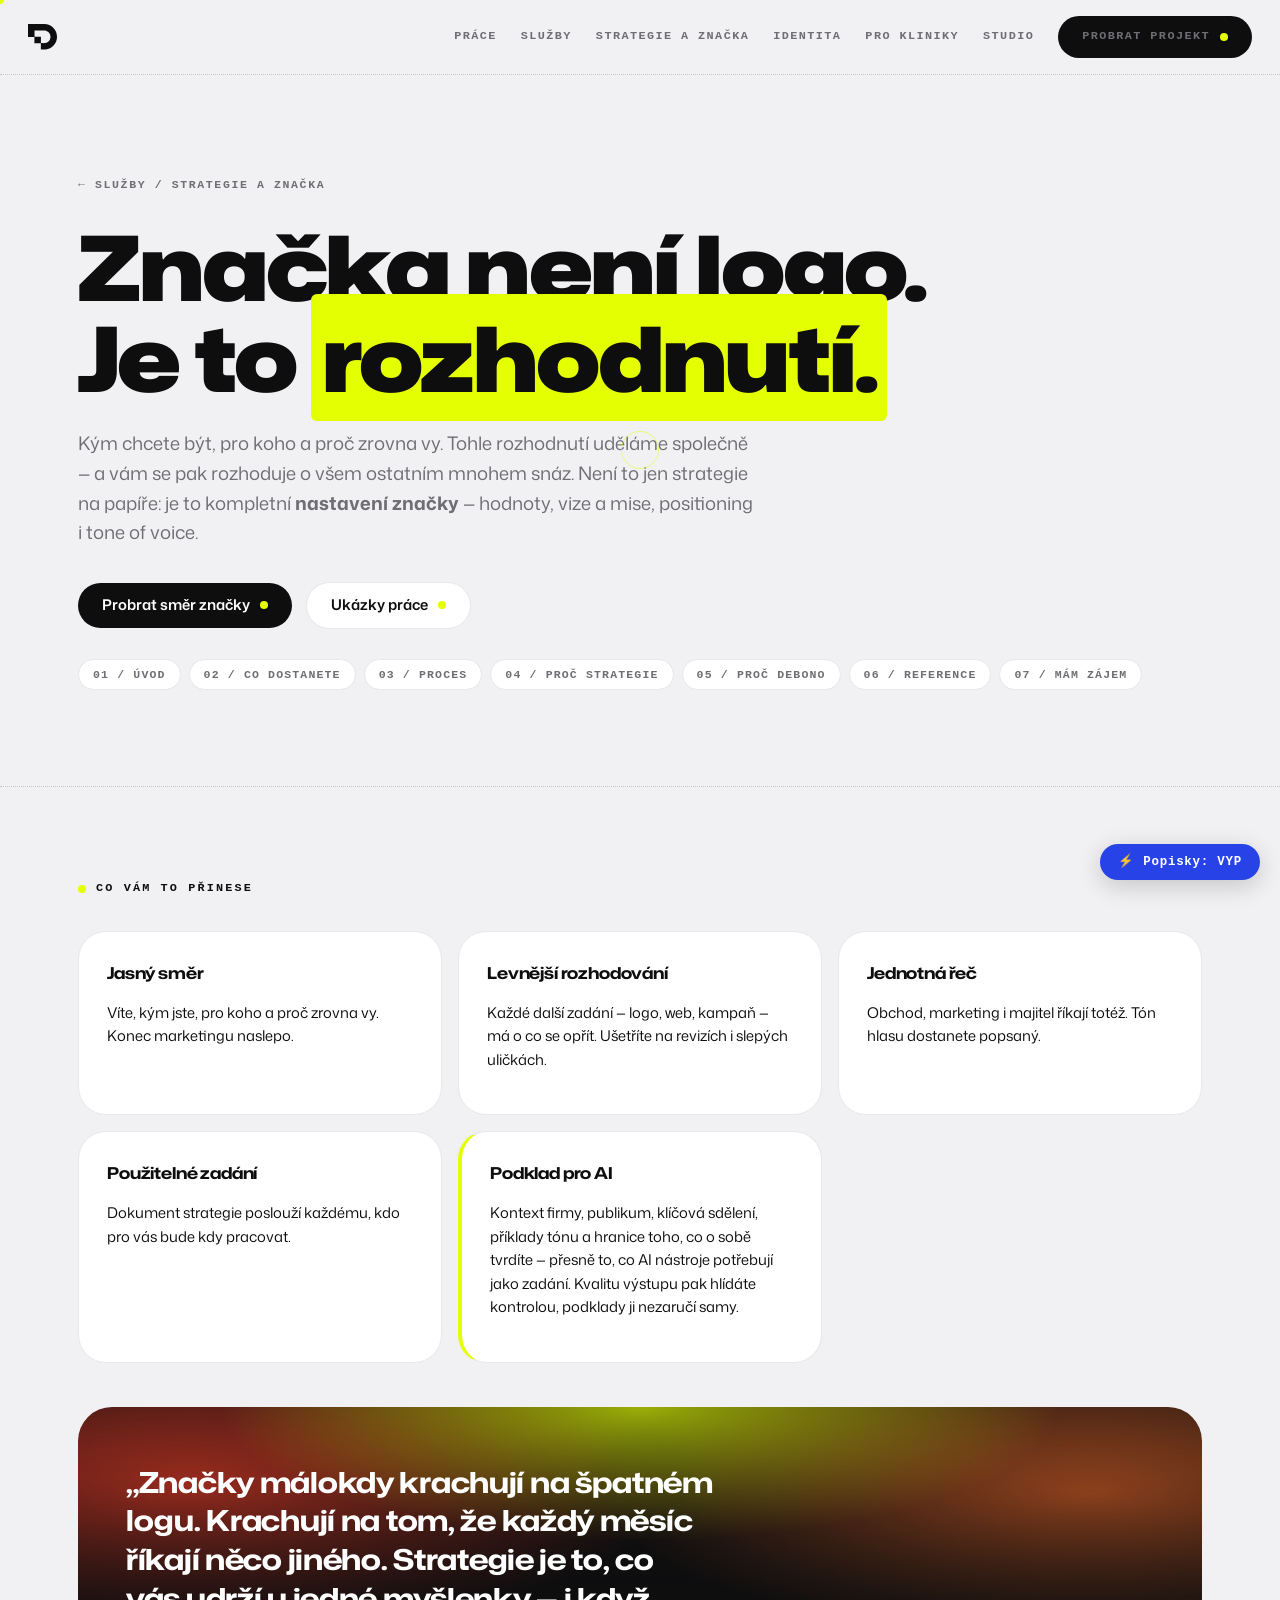
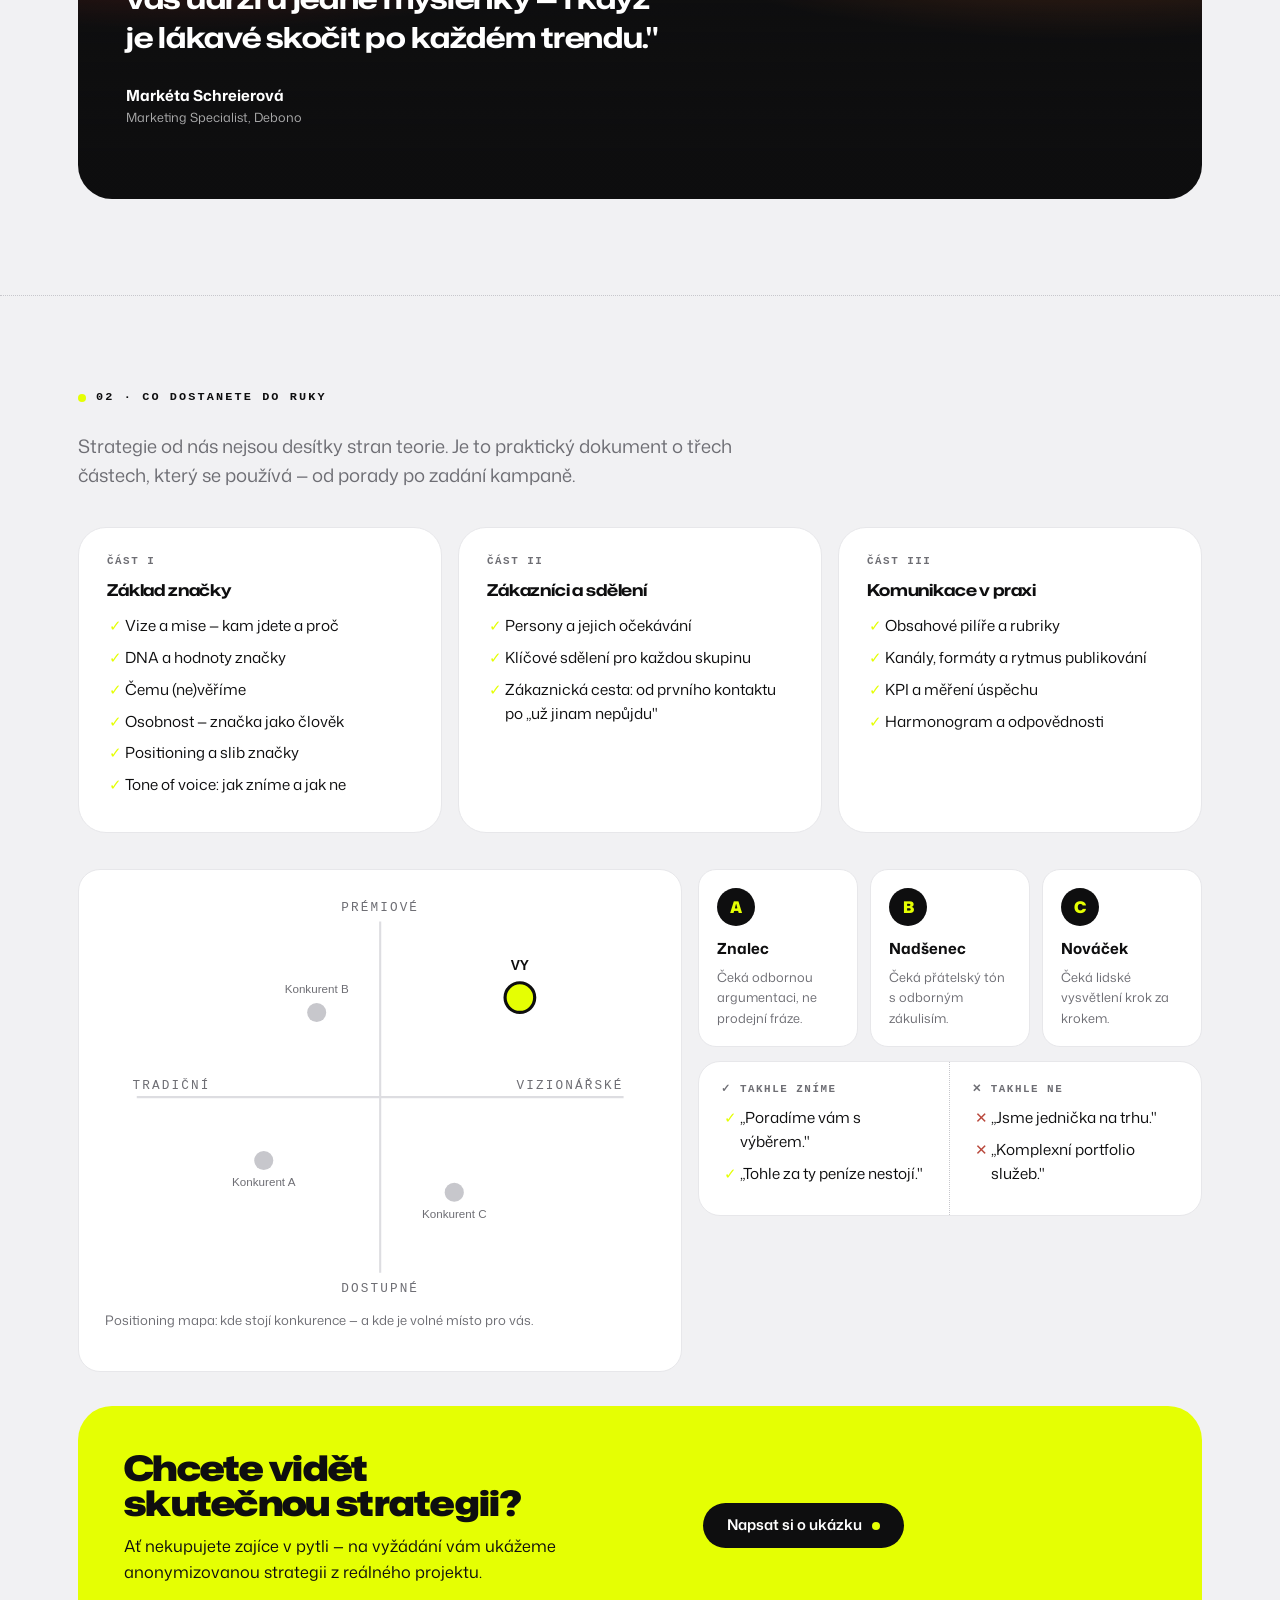
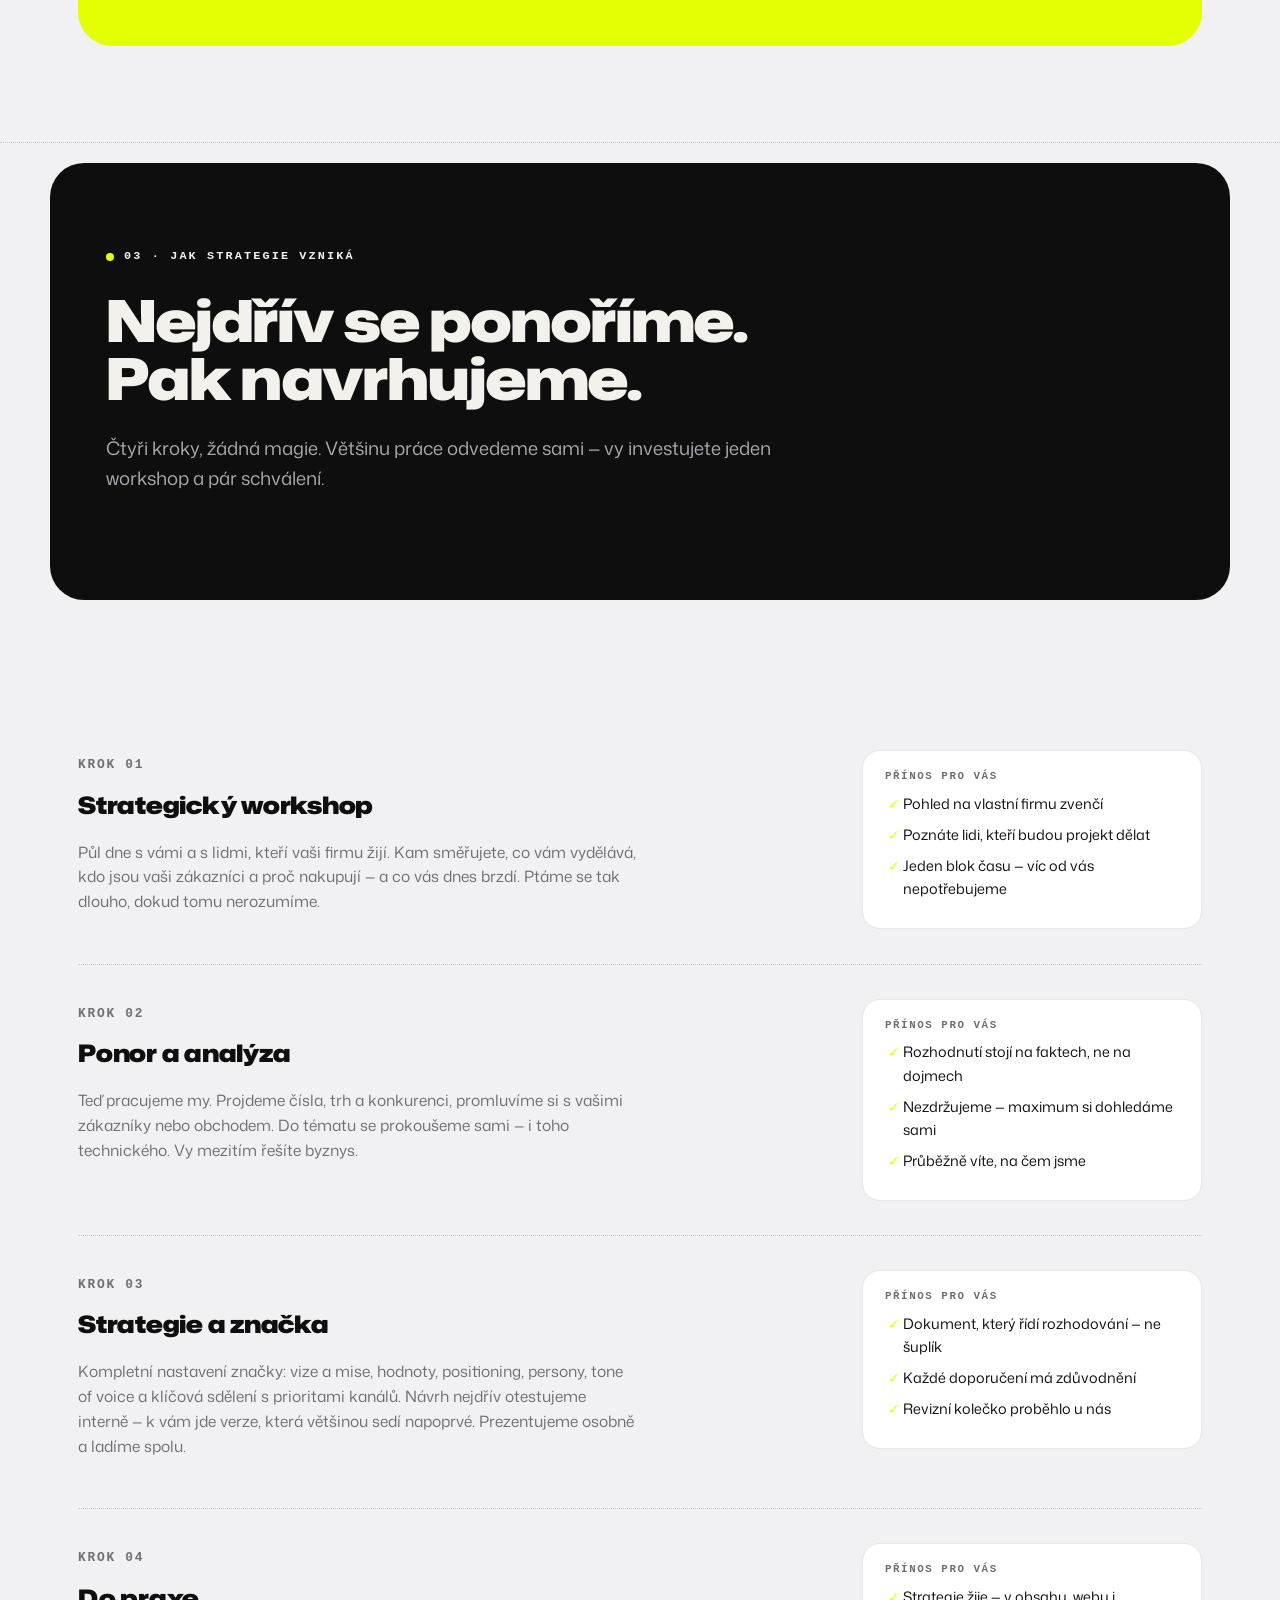
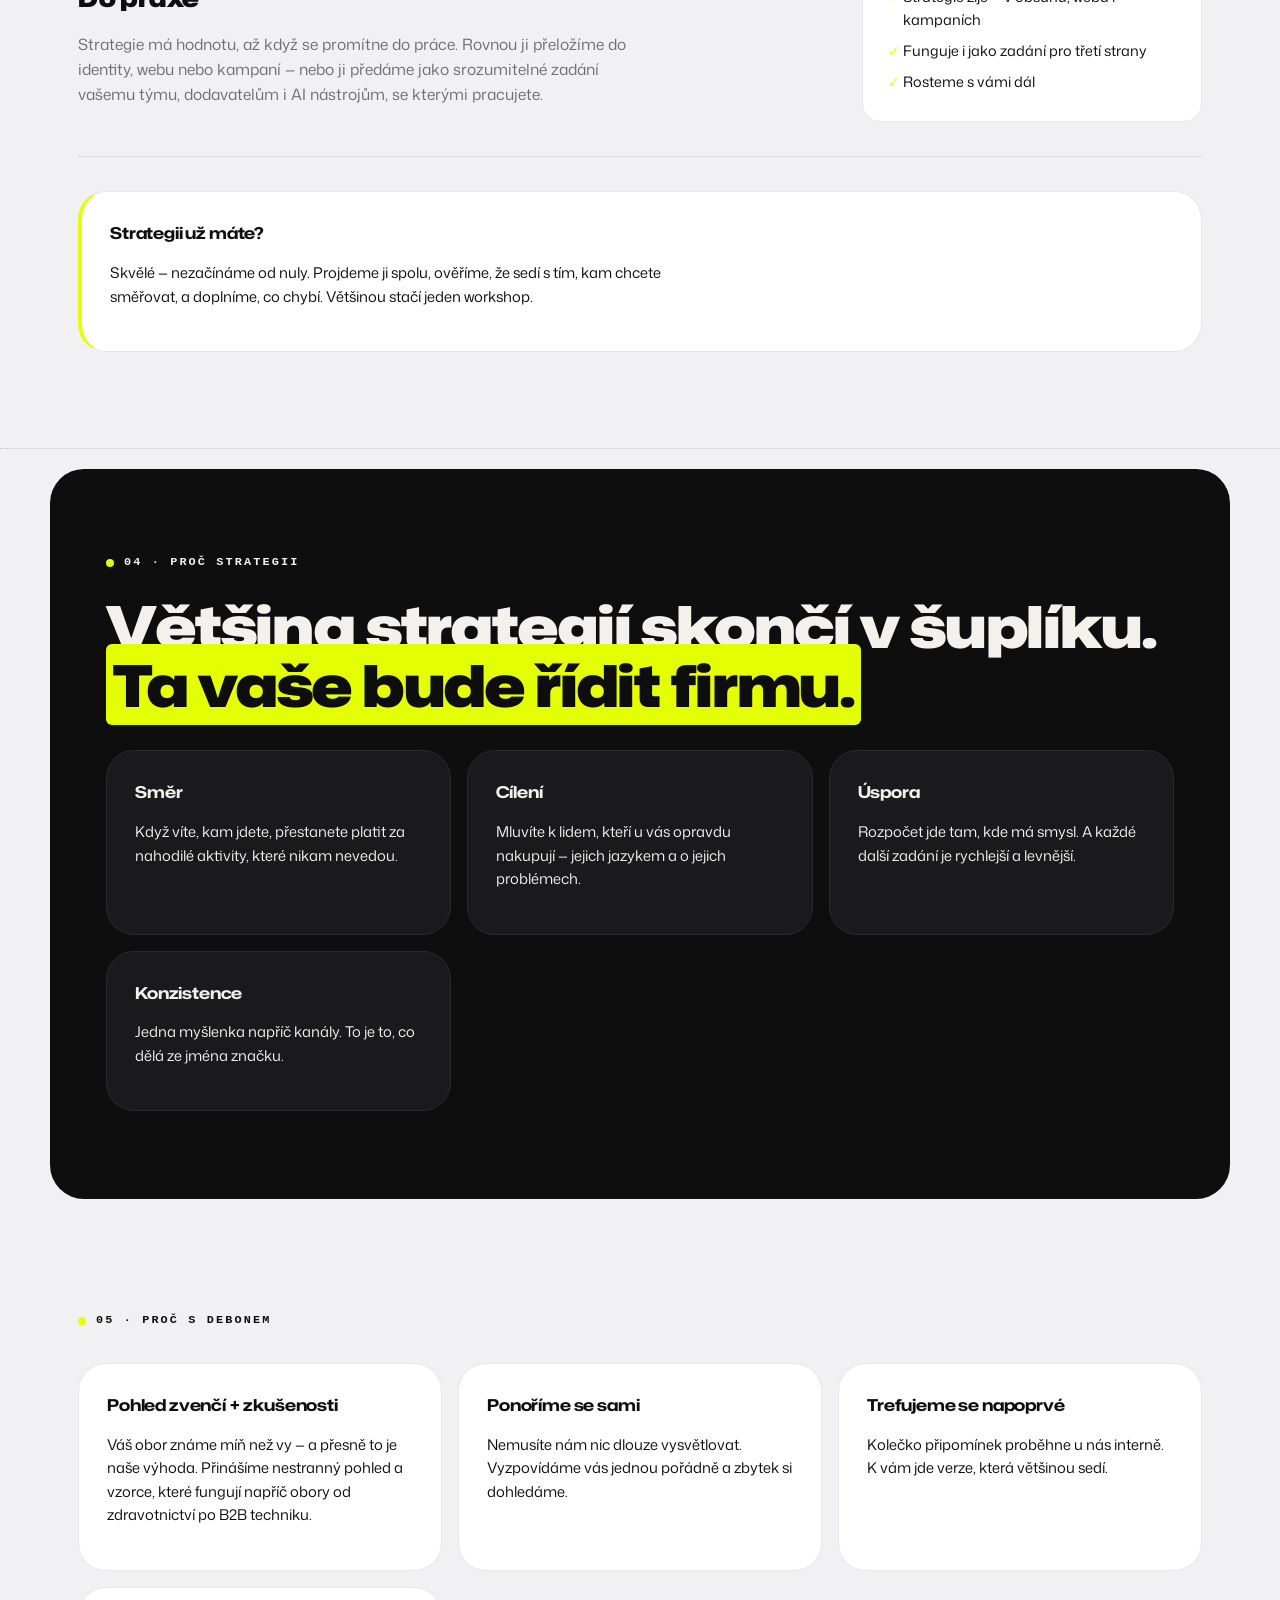
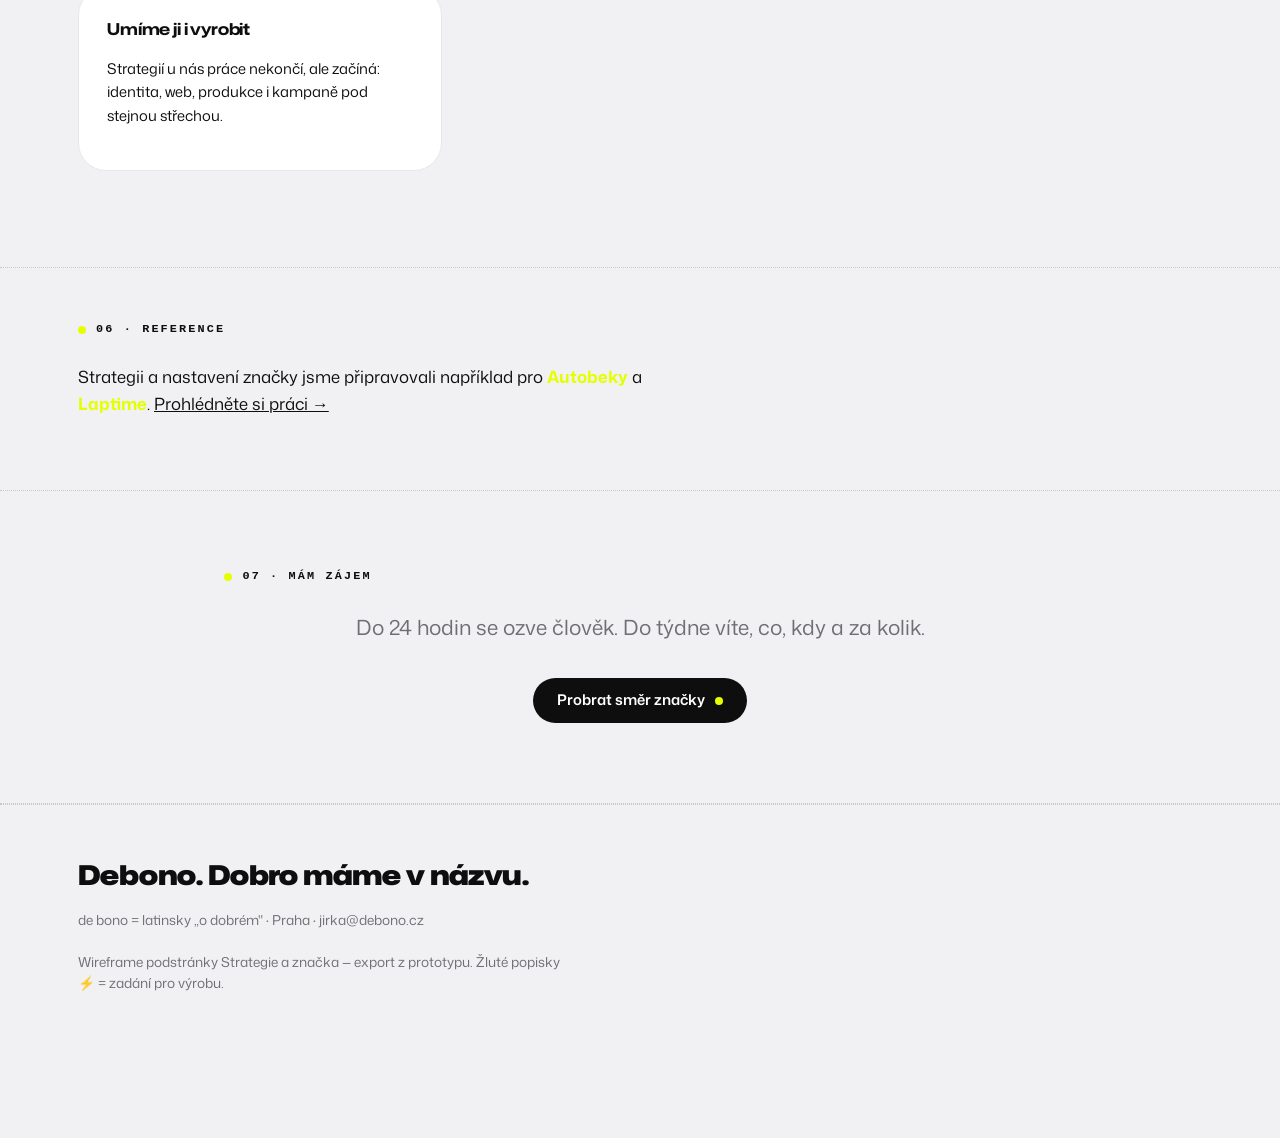
<file: novy-web-2026/strategie.html>
<!doctype html>
<html lang="cs">
<head>
<meta charset="utf-8">
<meta name="viewport" content="width=device-width, initial-scale=1">
<title>Debono — Strategie a značka (wireframe podstránky)</title>
<style>
  /* Mona Sans Variable (wdth 75-125, wght 200-900) — latin + latin-ext, plná čeština */
  @font-face{ font-family:"Mona Sans"; font-style:normal; font-weight:200 900; font-stretch:75% 125%; font-display:swap;
    src:url([data-uri]) format("woff2-variations");
    unicode-range:U+0100-02BA,U+02BD-02C5,U+02C7-02CC,U+02CE-02D7,U+02DD-02FF,U+0304,U+0308,U+0329,U+1D00-1DBF,U+1E00-1E9F,U+1EF2-1EFF,U+2020,U+20A0-20AB,U+20AD-20C0,U+2113,U+2C60-2C7F,U+A720-A7FF; }
  @font-face{ font-family:"Mona Sans"; font-style:normal; font-weight:200 900; font-stretch:75% 125%; font-display:swap;
    src:url([data-uri]) format("woff2-variations");
    unicode-range:U+0000-00FF,U+0131,U+0152-0153,U+02BB-02BC,U+02C6,U+02DA,U+02DC,U+2000-206F,U+20AC,U+2122,U+2191,U+2192,U+2193,U+2212,U+2215,U+2713,U+FEFF,U+FFFD; }


  /* ── Mona Sans (subset latin+latin-ext, self-hosted) ── */



  /* ── Debono 2026 · finální UI podle šablony Alture ──
     Světlý čistý základ · černé heavy titulky (sentence case) · oranžová tečka jako
     opakující se mikroprvek · tečkované linky · velké zaoblené karty (světlé × tmavé)
     · drobné "nedigitální" prvky: fixa, samolepky, čmárané šipky, kolo MÍRA. */
  :root{
    --bg:#F1F1F3; --ink:#0E0E0F; --muted:#6E6E74; --line:#DDDDE1; --dot:#C7C7CC;
    --accent:#E5FF03; --accent-deep:#D2EB00; --accent-ink:#0E0E0F;
    --card:#FFFFFF; --card-line:#E7E7EA;
    --dark:#0E0E0F; --dark-2:#1A1A1C; --dark-line:#2A2A2E;
    --beige:#E9E4DA;
    --anno:#2743E8; --anno-ink:#FFFFFF;
    --r:28px;
  }
  *{ box-sizing:border-box; }
  html{ scroll-behavior:smooth; }
  @media (prefers-reduced-motion: reduce){ html{ scroll-behavior:auto; } }
  body{ margin:0; background:var(--bg); color:var(--ink);
    font:400 16px/1.6 "Mona Sans", "Helvetica Neue", Arial, sans-serif;
    -webkit-font-smoothing:antialiased; overflow-x:hidden; }
  .wrap{ max-width:1180px; margin:0 auto; padding:0 28px; }
  .display{ font-family:"Mona Sans", "Helvetica Neue", Arial, sans-serif; font-stretch:125%; font-weight:900;
    letter-spacing:-.02em; line-height:1.02; text-wrap:balance; margin:0; }
  a{ color:inherit; }
  a:focus-visible, button:focus-visible, label:focus-visible{ outline:2px solid var(--accent); outline-offset:3px; }
  p{ max-width:62ch; }

  /* stránkování bez JS */
  .page{ display:none; }
  .page:target{ display:block; }
  body:not(:has(.page:target)) .page.default{ display:block; }

  /* ── horní lišta ── */
  .bar{ position:fixed; inset:0 0 auto 0; z-index:50; display:flex; align-items:center;
    justify-content:space-between; padding:16px 28px; background:color-mix(in srgb, var(--bg) 88%, transparent);
    backdrop-filter:blur(12px); border-bottom:1px dotted var(--dot); }
  .logo{ font-family:"Mona Sans",sans-serif; font-stretch:125%; font-weight:900; font-size:1.25rem; letter-spacing:.02em; text-decoration:none; }
  .logo em{ font-style:normal; color:var(--accent); }
  .nav{ display:flex; gap:24px; align-items:center; }
  .nav a{ font:600 .74rem/1 ui-monospace, SFMono-Regular, Menlo, monospace; letter-spacing:.12em;
    text-transform:uppercase; text-decoration:none; color:var(--muted); }
  .nav a:hover{ color:var(--ink); }
  .btn{ display:inline-flex; align-items:center; gap:10px; background:var(--ink); color:#fff; text-decoration:none;
    font:600 .92rem/1 "Mona Sans", Arial, sans-serif; border-radius:999px; padding:15px 24px; border:none;
    cursor:pointer; transition:transform .18s ease, background .18s ease; }
  .btn::after{ content:""; width:8px; height:8px; border-radius:50%; background:var(--accent); flex:none; }
  .btn:hover{ background:#000; transform:translateY(-2px); }
  .btn.ghost{ background:var(--card); border:1px solid var(--card-line); color:var(--ink); }
  .btn.ghost:hover{ border-color:var(--ink); background:var(--card); }
  .burger{ display:none; width:46px; height:46px; border-radius:14px; border:1px solid var(--card-line);
    background:var(--card); cursor:pointer; z-index:75; position:relative; flex-direction:column;
    align-items:center; justify-content:center; gap:6px; }
  .burger span{ display:block; width:20px; height:2px; background:var(--ink); border-radius:2px; transition:transform .25s ease; }
  #menuT:checked ~ header .burger span:first-child{ transform:translateY(4px) rotate(45deg); }
  #menuT:checked ~ header .burger span:last-child{ transform:translateY(-4px) rotate(-45deg); }
  @media (max-width:860px){
    .bar{ backdrop-filter:none; background:var(--bg); }
    .burger{ display:flex; }
    .nav{ position:fixed; inset:0; background:var(--bg); display:none; flex-direction:column;
      justify-content:center; align-items:flex-start; gap:6px; padding:100px 34px 40px; z-index:60; }
    .nav a{ display:block; font-family:"Mona Sans",sans-serif; font-stretch:125%; font-weight:900;
      font-size:2rem; letter-spacing:-.02em; text-transform:none; color:var(--ink); padding:8px 0; }
    .nav a.keep{ margin-top:26px; font-size:1rem; font-weight:600; font-stretch:100%; color:#fff; padding:15px 24px; }
    #menuT:checked ~ header .nav{ display:flex; }
  }

  /* ── popisky (default skryté — finální UI) ── */
  .anno{ display:inline-flex; gap:8px; align-items:flex-start; background:var(--anno); color:var(--anno-ink);
    font:600 .72rem/1.45 ui-monospace, Menlo, monospace; border-radius:8px; padding:8px 12px;
    max-width:520px; margin:14px 0 0; text-transform:none; letter-spacing:0; }
  .anno::before{ content:"⚡"; }
  #annoT{ position:absolute; left:-9999px; }
  #annoT:checked ~ main .anno{ display:none; }
  .anno-toggle{ position:fixed; right:20px; bottom:20px; z-index:60; background:var(--anno);
    color:#fff; border-radius:999px; padding:12px 18px; cursor:pointer;
    font:700 .78rem/1 ui-monospace, Menlo, monospace; letter-spacing:.06em; box-shadow:0 6px 24px rgba(0,0,0,.18); user-select:none; }
  .anno-toggle .off{ display:none; }
  #annoT:checked ~ .anno-toggle .on{ display:none; }
  #annoT:checked ~ .anno-toggle .off{ display:inline; }

  /* ── sekce ── */
  section{ padding:96px 0; border-bottom:1px dotted var(--dot); position:relative; }
  section.tight{ padding:56px 0; }
  .eyebrow{ display:flex; align-items:center; gap:10px; font:600 .74rem/1 ui-monospace, Menlo, monospace;
    letter-spacing:.18em; text-transform:uppercase; color:var(--ink); margin:0 0 28px; }
  .eyebrow::before{ content:""; width:8px; height:8px; border-radius:50%; background:var(--accent); flex:none; }
  .muted{ color:var(--muted); }

  .h-hero{ font-size:clamp(2.7rem, 7.4vw, 5.6rem); }
  .h-big{ font-size:clamp(2rem, 5vw, 3.6rem); }
  .h-mid{ font-size:clamp(1.4rem, 3vw, 2.1rem); }
  .alt{ background:var(--accent); color:var(--accent-ink); padding:0 .12em; box-decoration-break:clone; -webkit-box-decoration-break:clone; border-radius:6px; }
  .lede{ font-size:1.16rem; color:var(--muted); margin-top:26px; }
  .cta-row{ display:flex; gap:14px; flex-wrap:wrap; margin-top:34px; align-items:center; }

  /* ── tmavé sekce: obsah v zaoblené tmavé kartě na světlé ploše ── */
  section.paper{ border-bottom:none; padding:20px 0; }
  .paper > .wrap{ background:var(--dark); color:#F2F1EC; border-radius:calc(var(--r) + 6px);
    padding:88px 56px; max-width:1180px; }
  @media (max-width:700px){ .paper > .wrap{ padding:64px 26px; } }
  .paper .eyebrow{ color:#F2F1EC; }
  .paper .lede{ color:#A9A9B2; }
  .paper .btn{ background:var(--accent); color:var(--accent-ink); }
  .paper .btn::after{ background:var(--accent-ink); }
  .paper .muted{ color:#8F8F9A; }

  /* reveal */
  body.js .rv{ opacity:0; transform:translateY(26px); transition:opacity .7s ease, transform .7s ease; }
  body.js .rv.in{ opacity:1; transform:none; }
  body.js .rv.d1{ transition-delay:.08s; } body.js .rv.d2{ transition-delay:.16s; } body.js .rv.d3{ transition-delay:.24s; }
  @media (prefers-reduced-motion: reduce){ body.js .rv{ opacity:1; transform:none; transition:none; } }

  /* marquee */
  .marq{ overflow:hidden; white-space:nowrap; border-block:1px dotted var(--dot); padding:24px 0; }
  .marq-inner{ display:inline-block; animation:marq 30s linear infinite; }
  .marq span{ display:inline-block; font-family:"Mona Sans",sans-serif; font-stretch:125%; font-weight:700; font-size:1.05rem;
    color:#8A8A90; background:var(--card); border:1px solid var(--card-line); border-radius:18px;
    padding:22px 34px; margin:0 9px; box-shadow:0 10px 24px rgba(14,14,15,.05); }
  @keyframes marq{ to{ transform:translateX(-50%);} }
  @media (prefers-reduced-motion: reduce){ .marq-inner{ animation:none; } }

  /* hero vizuál — zaoblená karta s gradientem (placeholder za showreel/vlastní foto) */
  .hero-visual{ margin-top:52px; border-radius:calc(var(--r) + 6px); position:relative; overflow:hidden;
    min-height:420px; padding:44px; display:flex; flex-direction:column; justify-content:space-between;
    color:#fff; background:
      linear-gradient(180deg, rgba(14,14,15,0) 30%, rgba(14,14,15,.92) 82%),
      radial-gradient(60% 55% at 50% 0%, rgba(229,255,3,.75), transparent 60%),
      radial-gradient(70% 60% at 12% 18%, rgba(255,64,40,.8), transparent 62%),
      radial-gradient(70% 60% at 88% 18%, rgba(255,90,40,.75), transparent 62%),
      radial-gradient(90% 70% at 50% 40%, rgba(120,220,120,.35), transparent 70%),
      #0E0E0F; }
  .hero-tag{ font:600 .74rem/1 ui-monospace, Menlo, monospace; letter-spacing:.22em; color:#C9C8D4; }
  .hero-visual h2{ font-size:clamp(1.6rem, 3.6vw, 2.6rem); max-width:14ch; }
  .hero-chip{ display:inline-flex; align-items:center; gap:12px; align-self:flex-start; text-decoration:none;
    background:rgba(20,20,24,.55); backdrop-filter:blur(8px); border:1px solid rgba(255,255,255,.14);
    border-radius:18px; padding:10px 18px 10px 10px; color:#fff; }
  .hero-chip .ava{ width:48px; height:48px; border-radius:12px; background:var(--accent); color:var(--accent-ink); display:grid; place-items:center;
    font-weight:900; font-size:1.1rem; }
  .hero-chip small{ color:#A9A9B2; }
  .hero-chip:hover{ border-color:rgba(255,255,255,.4); }

  /* dlaždice služeb */
  .tiles{ display:grid; grid-template-columns:repeat(auto-fit,minmax(250px,1fr)); gap:14px; margin-top:44px; }
  .tile{ display:block; text-decoration:none; border:1px solid var(--card-line); border-radius:var(--r);
    padding:28px 26px 24px; background:var(--card); transition:transform .22s ease, box-shadow .22s ease; position:relative; overflow:hidden; }
  .tile::after{ content:"→"; position:absolute; right:24px; bottom:18px; font-size:1.3rem;
    color:var(--accent); transform:translateX(-8px); opacity:0; transition:all .22s ease; }
  .tile:hover{ transform:translateY(-6px); box-shadow:0 18px 40px rgba(17,17,19,.08); }
  .tile:hover::after{ transform:none; opacity:1; }
  .tile .no{ font:600 .72rem/1 ui-monospace, Menlo, monospace; color:var(--accent); }
  .tile h3{ font-family:"Mona Sans",sans-serif; font-stretch:125%; font-weight:900; letter-spacing:-.01em; font-size:1.15rem; margin:16px 0 8px; }
  .tile p{ font-size:.92rem; color:var(--muted); margin:0 0 26px; }

  /* karty prací */
  .works{ display:grid; grid-template-columns:repeat(auto-fit,minmax(300px,1fr)); gap:16px; margin-top:44px; }
  .work{ text-decoration:none; border-radius:var(--r); overflow:hidden; display:block; background:var(--card);
    border:1px solid var(--card-line); transition:transform .22s ease, box-shadow .22s ease; }
  .work:hover{ transform:translateY(-6px); box-shadow:0 18px 40px rgba(17,17,19,.1); }
  .thumb{ aspect-ratio:16/11; display:flex; align-items:flex-end; padding:16px; position:relative; overflow:hidden;
    background:linear-gradient(150deg, #2A2A34 0%, #101014 70%); }
  .thumb::before{ content:""; position:absolute; inset:0;
    background:radial-gradient(70% 50% at 30% 10%, rgba(229,255,3,.28), transparent 60%);
    transition:transform .4s ease; }
  .work:hover .thumb::before{ transform:scale(1.3); }
  .thumb b{ position:relative; display:inline-flex; align-items:center; gap:8px; background:#fff; color:var(--ink);
    border-radius:999px; padding:9px 16px; font-size:.9rem; font-weight:700; }
  .thumb b::before{ content:""; width:7px; height:7px; border-radius:50%; background:var(--accent); }
  .work .meta{ display:flex; justify-content:space-between; gap:10px; padding:16px 20px; font-size:.85rem; color:var(--muted); }
  .work .res{ color:var(--accent); font-weight:700; opacity:0; transform:translateY(4px); transition:all .25s ease; }
  .work:hover .res{ opacity:1; transform:none; }

  /* timeline / panely */
  .timeline{ display:flex; flex-wrap:wrap; margin-top:40px; border:1px solid var(--card-line); border-radius:var(--r); overflow:hidden; background:var(--card); }
  .tstep{ flex:1 1 200px; padding:24px; border-right:1px dotted var(--dot); }
  .tstep:last-child{ border-right:none; }
  .tstep .no{ font:600 .72rem/1 ui-monospace, Menlo, monospace; color:var(--accent); }
  .tstep p{ margin:.5em 0 0; font-size:.95rem; }

  .cols{ display:grid; grid-template-columns:repeat(auto-fit,minmax(280px,1fr)); gap:16px; margin-top:36px; }
  .panel{ border:1px solid var(--card-line); border-radius:var(--r); padding:28px; background:var(--card); }
  .paper .panel{ background:var(--dark-2); border-color:var(--dark-line); }
  .panel h4{ margin:0 0 10px; font-family:"Mona Sans",sans-serif; font-stretch:125%; font-weight:700; letter-spacing:-.01em; font-size:1.02rem; }
  ul.list{ margin:0; padding-left:1.15em; } ul.list li{ margin:.5em 0; font-size:.95rem; }
  .ok li::marker{ content:"✓ "; color:var(--accent); }
  .no-list li::marker{ content:"✕ "; color:#B9483C; }

  .pills{ display:flex; flex-wrap:wrap; gap:10px; margin-top:26px; }
  .pillbtn{ font:600 .78rem/1 ui-monospace, Menlo, monospace; letter-spacing:.06em; text-transform:uppercase;
    border:1px solid var(--card-line); background:var(--card); color:var(--muted); border-radius:999px; padding:11px 17px; cursor:pointer; }
  .pillbtn.on, .pillbtn:hover{ border-color:var(--ink); color:var(--ink); }

  .form{ display:grid; gap:14px; margin-top:30px; max-width:520px; }
  .form input, .form textarea{ background:var(--card); border:1px solid var(--card-line); color:var(--ink);
    border-radius:16px; padding:16px 18px; font:inherit; }
  .form input:focus, .form textarea:focus{ outline:2px solid var(--accent); border-color:transparent; }
  .contact-card{ border:1px solid var(--card-line); border-radius:var(--r); padding:28px; background:var(--card); margin-top:30px; }

  footer{ padding:56px 28px 130px; color:var(--muted); font-size:.85rem; border-top:1px dotted var(--dot); }
  footer .display{ font-size:clamp(1.2rem,3vw,1.7rem); margin-bottom:20px; color:var(--ink); }
  footer nav{ display:flex; flex-wrap:wrap; gap:18px; margin-top:14px; }
  footer a{ color:var(--muted); text-decoration:none; } footer a:hover{ color:var(--ink); }

  .dot,.ring{ position:fixed; z-index:100; pointer-events:none; border-radius:50%; left:0; top:0; display:none; }
  body.js .dot{ display:block; width:8px; height:8px; background:var(--accent); transform:translate(-50%,-50%); }
  body.js .ring{ display:block; width:38px; height:38px; border:1.5px solid var(--accent); opacity:.5; transform:translate(-50%,-50%); }
  @media (hover:none){ .dot,.ring{ display:none !important; } }


  /* FAQ akordeon (bez JS) */
  .faq{ margin-top:36px; border-top:1px dotted var(--dot); }
  .faq details{ border-bottom:1px dotted var(--dot); }
  .faq summary{ cursor:pointer; list-style:none; display:flex; justify-content:space-between; align-items:center;
    gap:16px; padding:22px 4px; font-weight:700; font-size:1.05rem; letter-spacing:-.01em; }
  .faq summary::-webkit-details-marker{ display:none; }
  .faq summary::after{ content:"+"; font-weight:400; font-size:1.5rem; color:var(--accent); transition:transform .25s ease; flex:none; }
  .faq details[open] summary::after{ transform:rotate(45deg); }
  .faq details p{ margin:0 0 22px; padding:0 4px; color:var(--muted); font-size:.97rem; }


  /* LP Strategie — wireframe prvky */
  .secnav{ display:flex; flex-wrap:wrap; gap:8px; margin-top:30px; }
  .secnav span{ font:600 .72rem/1 ui-monospace,Menlo,monospace; letter-spacing:.1em; text-transform:uppercase;
    color:var(--muted); border:1px solid var(--card-line); background:var(--card); border-radius:999px; padding:9px 14px; }
  .quote-card{ border-radius:calc(var(--r) + 6px); padding:56px 48px; color:#fff; margin-top:44px; position:relative; overflow:hidden;
    background:
      linear-gradient(180deg, rgba(14,14,15,.05) 0%, rgba(14,14,15,.9) 88%),
      radial-gradient(60% 55% at 50% 0%, rgba(229,255,3,.7), transparent 62%),
      radial-gradient(70% 60% at 10% 20%, rgba(255,64,40,.75), transparent 62%),
      radial-gradient(70% 60% at 90% 22%, rgba(255,110,40,.7), transparent 62%),
      #0E0E0F; }
  .quote-card blockquote{ margin:0; font-family:"Mona Sans",sans-serif; font-stretch:125%; font-weight:700;
    font-size:clamp(1.3rem,2.6vw,1.8rem); line-height:1.35; letter-spacing:-.01em; max-width:34ch; text-wrap:balance; }
  .quote-card .who{ margin-top:26px; font-size:.95rem; }
  .quote-card .who small{ display:block; color:rgba(255,255,255,.65); }
  .stepx{ display:grid; grid-template-columns:1fr 340px; gap:24px; padding:34px 0; border-bottom:1px dotted var(--dot); }
  .stepx:last-of-type{ border-bottom:none; }
  .stepx .no-big{ font:700 .8rem/1 ui-monospace,Menlo,monospace; color:var(--muted); letter-spacing:.14em; }
  .stepx h3{ font-family:"Mona Sans",sans-serif; font-stretch:125%; font-weight:900; letter-spacing:-.01em; font-size:1.5rem; margin:10px 0 10px; }
  .stepx p{ font-size:.97rem; color:var(--muted); max-width:56ch; }
  .stepx .gain{ background:var(--card); border:1px solid var(--card-line); border-radius:18px; padding:20px 22px; align-self:start; }
  .stepx .gain b{ font:600 .68rem/1 ui-monospace,Menlo,monospace; letter-spacing:.14em; text-transform:uppercase; color:var(--muted); display:block; margin-bottom:10px; }
  .stepx .gain li{ font-size:.9rem; margin-bottom:8px; }
  @media (max-width:820px){ .stepx{ grid-template-columns:1fr; } }
  /* homepage bez vstupní animace (působila jako loader) */
  body.js #home .rv{ opacity:1; transform:none; transition:none; }


  /* Ukázka výstupu strategie */
  .toc3{ counter-reset:part; }
  .toc3 .panel b.part{ font:600 .68rem/1 ui-monospace,Menlo,monospace; letter-spacing:.14em; text-transform:uppercase; color:var(--muted); display:block; margin-bottom:10px; }
  .poscross{ background:var(--card); border:1px solid var(--card-line); border-radius:22px; padding:26px; }
  .poscross svg{ width:100%; height:auto; display:block; }
  .poscross .cap{ font-size:.82rem; color:var(--muted); margin-top:12px; }
  .mini-tone{ display:grid; grid-template-columns:1fr 1fr; gap:0; border:1px solid var(--card-line); border-radius:22px; overflow:hidden; background:var(--card); }
  .mini-tone > div{ padding:22px; }
  .mini-tone > div:first-child{ border-right:1px dotted var(--dot); }
  .mini-tone h5{ margin:0 0 10px; font:600 .68rem/1 ui-monospace,Menlo,monospace; letter-spacing:.14em; text-transform:uppercase; color:var(--muted); }
  .mini-tone li{ font-size:.85rem; margin-bottom:6px; }
  .pers{ display:flex; gap:12px; flex-wrap:wrap; }
  .pers .pcard{ flex:1 1 150px; background:var(--card); border:1px solid var(--card-line); border-radius:18px; padding:18px; }
  .pers .pcard .ava{ width:38px; height:38px; border-radius:50%; background:var(--ink); color:var(--accent); display:grid; place-items:center; font-weight:900; margin-bottom:10px; }
  .pers .pcard h5{ margin:0 0 6px; font-size:.95rem; font-weight:700; }
  .pers .pcard p{ font-size:.8rem; color:var(--muted); margin:0; }

  .stat{ font-size:1.05rem; margin-top:22px; }
  .stat b{ color:var(--accent); }
  .crumb{ display:inline-flex; align-items:center; gap:10px; font:600 .72rem/1 ui-monospace,Menlo,monospace;
    letter-spacing:.14em; text-transform:uppercase; color:var(--muted); text-decoration:none; margin-bottom:30px; }
  .crumb:hover{ color:var(--accent); }
  .heslo-mid{ padding:80px 0; }

  /* ── metoda MÍRA ── */
  .wheel-wrap{ display:grid; place-items:center; margin:44px auto 10px; position:relative; max-width:440px; }
  .wheel{ width:100%; height:auto; display:block; animation:spin 36s linear infinite; }
  .wheel text{ font:700 23px "Mona Sans Expanded",Arial,sans-serif; text-transform:uppercase; letter-spacing:.16em; fill:#F2F1EC; }
  .wheel-wrap:hover .wheel{ animation-play-state:paused; }
  @media (prefers-reduced-motion: reduce){ .wheel{ animation:none; } }
  @keyframes spin{ to{ transform:rotate(360deg);} }
  .wheel-center{ position:absolute; inset:0; display:grid; place-items:center; text-align:center; pointer-events:none; }
  .wheel-center > div{ max-width:240px; }
  .wheel-center .display{ font-size:1.8rem; }
  .wheel-center p{ font-size:.85rem; margin:.6em auto 0; color:#A9A9B2; }

  .chips{ display:flex; flex-direction:column; align-items:center; gap:0; margin:70px 0 18px; }
  .chip{ font:600 .95rem/1 "Helvetica Neue",sans-serif; border:1.5px solid currentColor; border-radius:999px;
    padding:10px 20px; background:var(--card); color:var(--ink); transform:rotate(-2deg); }
  .paper .chip{ background:var(--dark-2); color:#F2F1EC; }
  .chip.small{ font-size:.75rem; transform:rotate(1.5deg) translateY(-6px); opacity:.75; }
  .story-step{ text-align:center; }
  .story-step .display{ font-size:clamp(2.2rem,5.4vw,3.8rem); }
  .story-step .lede{ margin-inline:auto; max-width:46ch; }

  .mark-y{ background:var(--accent); color:var(--accent-ink); border-radius:6px; padding:0 .25em; box-decoration-break:clone; }
  .mark-b{ background:var(--ink); color:#fff; border-radius:6px; padding:0 .25em; box-decoration-break:clone; }
  .tilt-l{ transform:rotate(-2deg); } .tilt-r{ transform:rotate(1.6deg); }

  .vs{ display:grid; grid-template-columns:repeat(auto-fit,minmax(300px,1fr)); gap:22px; margin-top:40px; }
  .vs .panel{ padding:32px; }
  .vs .panel.old{ background:var(--dark-2); color:#A9A9B2; border-color:var(--dark-line); transform:rotate(-1.2deg); }
  .vs .panel.new{ background:var(--accent); color:var(--accent-ink); border-color:var(--accent); transform:rotate(1deg); }
  .vs .panel.new h4, .vs .panel.new p, .vs .panel.new li{ color:var(--accent-ink); }
  .vs ul{ margin:0; padding-left:1.2em; } .vs li{ margin:.6em 0; font-size:.95rem; }
  .vs .panel.new li::before{ background:var(--accent-ink); }
  .sketch-arrow{ display:block; margin:26px auto -8px; width:56px; color:inherit; }
  .sketch-arrow path{ stroke:currentColor; stroke-width:3; fill:none; stroke-linecap:round; }

  /* chat (beige karta jako v šabloně) */
  .chat{ border:none; border-radius:var(--r); padding:30px; background:var(--beige); display:grid; gap:10px; max-width:560px; }
  .chat-label{ font:600 .7rem/1 ui-monospace,Menlo,monospace; letter-spacing:.2em; text-transform:uppercase;
    color:#8D8778; text-align:center; margin:0 0 8px; }
  .msg{ padding:13px 18px; border-radius:22px; font-size:.95rem; max-width:82%; width:fit-content; }
  .msg.them{ background:#fff; color:#15151B; border-bottom-left-radius:6px; justify-self:start; }
  .msg.us{ background:var(--ink); color:#fff; border-bottom-right-radius:6px; justify-self:end; }
  .chat .who{ font:600 .68rem/1 ui-monospace,Menlo,monospace; letter-spacing:.1em; text-transform:uppercase; color:#8D8778; margin:4px 0 0; }

  /* tabulka dodávky (identita) */
  .tbl{ margin-top:36px; border-top:1px solid var(--dark-line); }
  .tbl .tr{ display:grid; grid-template-columns:1.1fr 1fr; gap:18px; padding:16px 0; border-bottom:1px solid var(--dark-line); font-size:.97rem; }
  .tbl .tr.th{ font:600 .72rem/1 ui-monospace,Menlo,monospace; letter-spacing:.14em; text-transform:uppercase; color:#A9A9B2; }
  .tbl .tr > div:last-child{ color:#A9A9B2; }
  @media (max-width:640px){ .tbl .tr{ grid-template-columns:1fr; gap:4px; } }
  /* demo přepínač (identita) — CSS radio, bez JS */
  .demo{ margin-top:36px; border:1px solid var(--card-line); border-radius:var(--r); background:var(--card); padding:26px; }
  .demo-tabs{ display:flex; gap:8px; flex-wrap:wrap; margin-bottom:22px; }
  .demo-tabs input{ position:absolute; opacity:0; width:0; height:0; }
  .demo-tabs label{ cursor:pointer; padding:10px 18px; border-radius:999px; border:1px solid var(--card-line); font-size:.9rem; font-weight:600; }
  .demo-tabs input:focus-visible + label{ outline:2px solid var(--ink); outline-offset:2px; }
  #demo-a:checked ~ label[for=demo-a], #demo-b:checked ~ label[for=demo-b]{ background:var(--ink); color:#fff; border-color:var(--ink); }
  .demo-grid{ display:grid; grid-template-columns:1.1fr 1fr; gap:26px; }
  .demo-out{ background:var(--beige); border-radius:var(--r); padding:24px; }
  .demo-out p{ margin:0 0 12px; font-size:.97rem; color:#15151B; }
  .demo-out .who{ font:600 .68rem/1 ui-monospace,Menlo,monospace; letter-spacing:.1em; text-transform:uppercase; color:#8D8778; margin-bottom:14px; }
  .demo-b{ display:none; } .demo:has(#demo-b:checked) .demo-a{ display:none; } .demo:has(#demo-b:checked) .demo-b{ display:block; }
  .demo-notes h4{ margin:0 0 10px; }
  .demo-notes li b{ color:var(--ink); }
  .demo-note{ margin-top:18px; font-size:.8rem; color:var(--muted); }
  @media (max-width:760px){ .demo-grid{ grid-template-columns:1fr; } }
</style>
</head>
<body>

<input type="checkbox" id="annoT" checked>
<input type="checkbox" id="menuT" style="position:absolute; left:-9999px">

<header class="bar">
  <a class="logo" href="prototyp.html#home" aria-label="Debono" style="display:flex; align-items:center"><svg height="26" viewBox="0 0 40 35" fill="none" xmlns="http://www.w3.org/2000/svg"><path d="M17.3261 34.3893V25.9278H8.62692V17.359H0V0C0.314927 0 0.619528 0 0.922408 0C7.91963 0.00851431 14.9186 0 21.9158 0.0272458C31.7078 0.0647088 39.648 8.45641 39.0664 18.1287C38.5553 26.6191 32.3583 33.2739 23.7744 34.3501C21.6921 34.6107 19.5495 34.3893 17.3261 34.3893ZM17.4173 17.2296V25.6945C19.3981 25.6945 21.3204 25.9312 23.1617 25.6485C27.7875 24.9367 30.6976 20.8924 30.2467 16.1346C29.8578 12.0222 26.0116 8.72376 21.5802 8.71525C17.5671 8.70844 13.5556 8.71355 9.54245 8.71525C9.29291 8.71525 9.0451 8.74079 8.79041 8.75612V17.2313H17.4156L17.4173 17.2296Z" fill="#0E0E0F"/></svg></a>
  <nav class="nav">
    <a href="prototyp.html#prace">Práce</a>
    <a href="prototyp.html#sluzby">Služby</a>
    <a href="prototyp.html#strategie">Strategie a značka</a>
    <a href="prototyp.html#identita">Identita</a>
    <a href="prototyp.html#kliniky">Pro kliniky</a>
    <a href="prototyp.html#studio">Studio</a>
    <a class="btn keep" href="prototyp.html#kontakt">Probrat projekt</a>
  </nav>
  <label class="burger" for="menuT" aria-label="Menu"><span></span><span></span></label>
</header>

<main><article id="strategie">
<section style="padding-top:170px">
  <div class="wrap">
    <a class="crumb" href="prototyp.html#sluzby">← Služby / Strategie a značka</a>
    <h1 class="display h-hero rv">Značka není logo.<br>Je to <span class="alt">rozhodnutí.</span></h1>
    <span class="anno">01 ÚVOD · Hero beze změny (schválené heslo). Sekční navigace pod hero — ve Webflow jako sticky kotvy s čísly (01–06), tady jen vizuálně.</span>
    <p class="lede rv d1">Kým chcete být, pro koho a proč zrovna vy. Tohle rozhodnutí uděláme společně — a vám se pak rozhoduje o všem ostatním mnohem snáz. Není to jen strategie na papíře: je to kompletní <strong>nastavení značky</strong> — hodnoty, vize a mise, positioning i tone of voice.</p>
    <div class="cta-row rv d2"><a class="btn" href="prototyp.html#kontakt">Probrat směr značky</a><a class="btn ghost" href="prototyp.html#prace">Ukázky práce</a></div>
    <div class="secnav rv d3">
      <span>01 / Úvod</span><span>02 / Co dostanete</span><span>03 / Proces</span><span>04 / Proč strategie</span><span>05 / Proč Debono</span><span>06 / Reference</span><span>07 / Mám zájem</span>
    </div>
  </div>
</section>

<section>
  <div class="wrap">
    <p class="eyebrow rv">Co vám to přinese</p>
    <div class="cols">
      <div class="panel rv"><h4>Jasný směr</h4><p style="font-size:.92rem">Víte, kým jste, pro koho a proč zrovna vy. Konec marketingu naslepo.</p></div>
      <div class="panel rv d1"><h4>Levnější rozhodování</h4><p style="font-size:.92rem">Každé další zadání — logo, web, kampaň — má o co se opřít. Ušetříte na revizích i slepých uličkách.</p></div>
      <div class="panel rv d2"><h4>Jednotná řeč</h4><p style="font-size:.92rem">Obchod, marketing i majitel říkají totéž. Tón hlasu dostanete popsaný.</p></div>
      <div class="panel rv d3"><h4>Použitelné zadání</h4><p style="font-size:.92rem">Dokument strategie poslouží každému, kdo pro vás bude kdy pracovat.</p></div>
      <div class="panel rv d3" style="border-left:4px solid var(--accent)"><h4>Podklad pro AI</h4><p style="font-size:.92rem">Kontext firmy, publikum, klíčová sdělení, příklady tónu a hranice toho, co o sobě tvrdíte — přesně to, co AI nástroje potřebují jako zadání. Kvalitu výstupu pak hlídáte kontrolou, podklady ji nezaručí samy.</p></div>
    </div>
    <div class="quote-card rv">
      <blockquote>„Značky málokdy krachují na špatném logu. Krachují na tom, že každý měsíc říkají něco jiného. Strategie je to, co vás udrží u jedné myšlenky — i když je lákavé skočit po každém trendu."</blockquote>
      <p class="who"><b>Markéta Schreierová</b><small>Marketing Specialist, Debono</small></p>
    </div>
    <span class="anno">MOUDRO · Gradientová karta s citací Markéty — reálná fotka (nafotit!), ne avatar. Ve Webflow z quote bloku šablony. Citace se může obměňovat (CMS kolekce „moudra"), na každé servisní LP jedno.</span>
  </div>
</section>

<section>
  <div class="wrap">
    <p class="eyebrow rv">02 · Co dostanete do ruky</p>
    <p class="lede rv">Strategie od nás nejsou desítky stran teorie. Je to praktický dokument o třech částech, který se používá — od porady po zadání kampaně.</p>
    <span class="anno">OSNOVA · Reálná struktura našich dodávek (anonymizováno z projektů typu autoservis / prodejce aut). Ve Webflow: 3 karty + možnost rozkliknout ukázkové slidy (lightbox s vybranými stranami PDF).</span>
    <div class="cols toc3">
      <div class="panel rv"><b class="part">Část I</b><h4>Základ značky</h4><ul class="list ok">
        <li>Vize a mise — kam jdete a proč</li><li>DNA a hodnoty značky</li><li>Čemu (ne)věříme</li><li>Osobnost — značka jako člověk</li><li>Positioning a slib značky</li><li>Tone of voice: jak zníme a jak ne</li></ul></div>
      <div class="panel rv d1"><b class="part">Část II</b><h4>Zákazníci a sdělení</h4><ul class="list ok">
        <li>Persony a jejich očekávání</li><li>Klíčové sdělení pro každou skupinu</li><li>Zákaznická cesta: od prvního kontaktu po „už jinam nepůjdu"</li></ul></div>
      <div class="panel rv d2"><b class="part">Část III</b><h4>Komunikace v praxi</h4><ul class="list ok">
        <li>Obsahové pilíře a rubriky</li><li>Kanály, formáty a rytmus publikování</li><li>KPI a měření úspěchu</li><li>Harmonogram a odpovědnosti</li></ul></div>
    </div>

    <div class="cols" style="grid-template-columns:1.2fr 1fr; align-items:start">
      <div class="poscross rv">
        <svg viewBox="0 0 520 380" aria-label="Positioning mapa">
          <line x1="260" y1="24" x2="260" y2="356" stroke="#DDDDE1" stroke-width="2"/>
          <line x1="30" y1="190" x2="490" y2="190" stroke="#DDDDE1" stroke-width="2"/>
          <text x="260" y="14" text-anchor="middle" font-size="12" font-family="Courier New" fill="#6E6E74" letter-spacing="2">PRÉMIOVÉ</text>
          <text x="260" y="374" text-anchor="middle" font-size="12" font-family="Courier New" fill="#6E6E74" letter-spacing="2">DOSTUPNÉ</text>
          <text x="26" y="182" font-size="12" font-family="Courier New" fill="#6E6E74" letter-spacing="2">TRADIČNÍ</text>
          <text x="490" y="182" text-anchor="end" font-size="12" font-family="Courier New" fill="#6E6E74" letter-spacing="2">VIZIONÁŘSKÉ</text>
          <circle cx="150" cy="250" r="9" fill="#C7C7CC"/><text x="150" y="274" text-anchor="middle" font-size="11" font-family="Arial" fill="#6E6E74">Konkurent A</text>
          <circle cx="200" cy="110" r="9" fill="#C7C7CC"/><text x="200" y="92" text-anchor="middle" font-size="11" font-family="Arial" fill="#6E6E74">Konkurent B</text>
          <circle cx="330" cy="280" r="9" fill="#C7C7CC"/><text x="330" y="304" text-anchor="middle" font-size="11" font-family="Arial" fill="#6E6E74">Konkurent C</text>
          <circle cx="392" cy="96" r="14" fill="#E5FF03" stroke="#0E0E0F" stroke-width="3"/>
          <text x="392" y="70" text-anchor="middle" font-size="13" font-family="Arial" font-weight="bold" fill="#0E0E0F">VY</text>
        </svg>
        <p class="cap">Positioning mapa: kde stojí konkurence — a kde je volné místo pro vás.</p>
      </div>
      <div style="display:grid; gap:14px">
        <div class="pers rv">
          <div class="pcard"><span class="ava">A</span><h5>Znalec</h5><p>Čeká odbornou argumentaci, ne prodejní fráze.</p></div>
          <div class="pcard"><span class="ava">B</span><h5>Nadšenec</h5><p>Čeká přátelský tón s odborným zákulisím.</p></div>
          <div class="pcard"><span class="ava">C</span><h5>Nováček</h5><p>Čeká lidské vysvětlení krok za krokem.</p></div>
        </div>
        <div class="mini-tone rv">
          <div><h5>✓ Takhle zníme</h5><ul class="list ok"><li>„Poradíme vám s výběrem."</li><li>„Tohle za ty peníze nestojí."</li></ul></div>
          <div><h5>✕ Takhle ne</h5><ul class="list no-list"><li>„Jsme jednička na trhu."</li><li>„Komplexní portfolio služeb."</li></ul></div>
        </div>
      </div>
    </div>
    <span class="anno">GRAFICKÉ NÁSTROJE · Positioning kříž (líbil se z reálných dodávek): osy jsou ukázkové, ve Webflow animovat — konkurenti nalétají šedě, „VY" dopadne limetkově naposled. Persony a tón hlasu jako mini-náhledy dalších nástrojů z dokumentu. Vše anonymizované ukázky, ne šablona.</span>
    <div class="rv" style="margin-top:34px; background:var(--accent); border-radius:calc(var(--r) + 6px); padding:44px 46px; color:var(--accent-ink)">
      <div style="display:grid; grid-template-columns:1.2fr 1fr; gap:36px; align-items:center">
        <div>
          <h3 class="display" style="font-size:clamp(1.5rem,3.4vw,2.2rem)">Chcete vidět skutečnou strategii?</h3>
          <p style="margin-top:12px; font-size:1.02rem">Ať nekupujete zajíce v pytli — na vyžádání vám ukážeme anonymizovanou strategii z reálného projektu.</p>
        </div>
        <div><a class="btn" href="mailto:jirka@debono.cz?subject=Uk%C3%A1zka%20strategie">Napsat si o ukázku</a></div>
      </div>
    </div>
    <span class="anno">UKÁZKA · Automatické zasílání PDF zapnout až po přípravě anonymizované ukázky a funkčním doručení (CONTENT_TODO.md). Interní manuál Debona se nezveřejňuje.</span>
  </div>
</section>
<section class="paper">
  <div class="wrap">
    <p class="eyebrow rv">03 · Jak strategie vzniká</p>
    <h2 class="display h-big rv">Nejdřív se ponoříme.<br>Pak navrhujeme.</h2>
    <p class="lede rv d1">Čtyři kroky, žádná magie. Většinu práce odvedeme sami — vy investujete jeden workshop a pár schválení.</p>
  </div>
</section>

<section>
  <div class="wrap">
    <span class="anno">PROCES · Kroky jako řádky s panelem „Přínos pro vás" (vzor Justmighty, vlastní obsah). Ve Webflow: sticky číslo vlevo, kartičky přes sebe při scrollu.</span>
    <div class="stepx rv">
      <div><span class="no-big">KROK 01</span><h3>Strategický workshop</h3>
      <p>Půl dne s vámi a s lidmi, kteří vaši firmu žijí. Kam směřujete, co vám vydělává, kdo jsou vaši zákazníci a proč nakupují — a co vás dnes brzdí. Ptáme se tak dlouho, dokud tomu nerozumíme.</p></div>
      <div class="gain"><b>Přínos pro vás</b><ul class="list ok"><li>Pohled na vlastní firmu zvenčí</li><li>Poznáte lidi, kteří budou projekt dělat</li><li>Jeden blok času — víc od vás nepotřebujeme</li></ul></div>
    </div>
    <div class="stepx rv">
      <div><span class="no-big">KROK 02</span><h3>Ponor a analýza</h3>
      <p>Teď pracujeme my. Projdeme čísla, trh a konkurenci, promluvíme si s vašimi zákazníky nebo obchodem. Do tématu se prokoušeme sami — i toho technického. Vy mezitím řešíte byznys.</p></div>
      <div class="gain"><b>Přínos pro vás</b><ul class="list ok"><li>Rozhodnutí stojí na faktech, ne na dojmech</li><li>Nezdržujeme — maximum si dohledáme sami</li><li>Průběžně víte, na čem jsme</li></ul></div>
    </div>
    <div class="stepx rv">
      <div><span class="no-big">KROK 03</span><h3>Strategie a značka</h3>
      <p>Kompletní nastavení značky: vize a mise, hodnoty, positioning, persony, tone of voice a klíčová sdělení s prioritami kanálů. Návrh nejdřív otestujeme interně — k vám jde verze, která většinou sedí napoprvé. Prezentujeme osobně a ladíme spolu.</p></div>
      <div class="gain"><b>Přínos pro vás</b><ul class="list ok"><li>Dokument, který řídí rozhodování — ne šuplík</li><li>Každé doporučení má zdůvodnění</li><li>Revizní kolečko proběhlo u nás</li></ul></div>
    </div>
    <div class="stepx rv">
      <div><span class="no-big">KROK 04</span><h3>Do praxe</h3>
      <p>Strategie má hodnotu, až když se promítne do práce. Rovnou ji přeložíme do identity, webu nebo kampaní — nebo ji předáme jako srozumitelné zadání vašemu týmu, dodavatelům i AI nástrojům, se kterými pracujete.</p></div>
      <div class="gain"><b>Přínos pro vás</b><ul class="list ok"><li>Strategie žije — v obsahu, webu i kampaních</li><li>Funguje i jako zadání pro třetí strany</li><li>Rosteme s vámi dál</li></ul></div>
    </div>
    <div class="cols" style="margin-top:34px">
      <div class="panel rv" style="border-left:4px solid var(--accent)"><h4>Strategii už máte?</h4><p style="font-size:.92rem">Skvělé — nezačínáme od nuly. Projdeme ji spolu, ověříme, že sedí s tím, kam chcete směřovat, a doplníme, co chybí. Většinou stačí jeden workshop.</p></div>
    </div>
  </div>
</section>


<section class="paper">
  <div class="wrap">
    <p class="eyebrow rv">04 · Proč strategii</p>
    <h2 class="display h-big rv">Většina strategií skončí v šuplíku.<br><span class="alt">Ta vaše bude řídit firmu.</span></h2>
    <span class="anno">PROČ STRATEGIE · Druhé (poslední) velké heslo stránky — drzost míří na průměr (šuplíkové strategie), ne na klienta. Tón po vzoru ANT studia, vlastní formulace.</span>
    <div class="cols">
      <div class="panel rv"><h4>Směr</h4><p style="font-size:.92rem">Když víte, kam jdete, přestanete platit za nahodilé aktivity, které nikam nevedou.</p></div>
      <div class="panel rv d1"><h4>Cílení</h4><p style="font-size:.92rem">Mluvíte k lidem, kteří u vás opravdu nakupují — jejich jazykem a o jejich problémech.</p></div>
      <div class="panel rv d2"><h4>Úspora</h4><p style="font-size:.92rem">Rozpočet jde tam, kde má smysl. A každé další zadání je rychlejší a levnější.</p></div>
      <div class="panel rv d3"><h4>Konzistence</h4><p style="font-size:.92rem">Jedna myšlenka napříč kanály. To je to, co dělá ze jména značku.</p></div>
    </div>
  </div>
</section>

<section>
  <div class="wrap">
    <p class="eyebrow rv">05 · Proč s Debonem</p>
    <div class="cols">
      <div class="panel rv"><h4>Pohled zvenčí + zkušenosti</h4><p style="font-size:.92rem">Váš obor známe míň než vy — a přesně to je naše výhoda. Přinášíme nestranný pohled a vzorce, které fungují napříč obory od zdravotnictví po B2B techniku.</p></div>
      <div class="panel rv d1"><h4>Ponoříme se sami</h4><p style="font-size:.92rem">Nemusíte nám nic dlouze vysvětlovat. Vyzpovídáme vás jednou pořádně a zbytek si dohledáme.</p></div>
      <div class="panel rv d2"><h4>Trefujeme se napoprvé</h4><p style="font-size:.92rem">Kolečko připomínek proběhne u nás interně. K vám jde verze, která většinou sedí.</p></div>
      <div class="panel rv d3"><h4>Umíme ji i vyrobit</h4><p style="font-size:.92rem">Strategií u nás práce nekončí, ale začíná: identita, web, produkce i kampaně pod stejnou střechou.</p></div>
    </div>
  </div>
</section>

<section class="tight">
  <div class="wrap">
    <p class="eyebrow rv">06 · Reference</p>
    <p class="stat rv">Strategii a nastavení značky jsme připravovali například pro <b>Autobeky</b> a <b>Laptime</b>. <a href="prototyp.html#prace" style="color:var(--ink)">Prohlédněte si práci →</a></p>
    <span class="anno">REFERENCE · Jen doložené strategické projekty (Autobeky, Laptime — PDF existují). Vizuální realizace nevydávat za strategii.</span>
  </div>
</section>

<section class="heslo-mid">
  <div class="wrap" style="text-align:center">
    <p class="eyebrow rv" style="justify-content:center">07 · Mám zájem</p>
    <p class="lede rv" style="margin-inline:auto; font-size:1.3rem">Do 24 hodin se ozve člověk. Do týdne víte, co, kdy a za kolik.</p>
    <div class="cta-row rv d2" style="justify-content:center"><a class="btn" href="prototyp.html#kontakt">Probrat směr značky</a></div>
  </div>
</section>
</article></main>

<label class="anno-toggle" for="annoT" tabindex="0">
  <span class="on">⚡ Popisky: ZAP</span><span class="off">⚡ Popisky: VYP</span>
</label>
<footer>
  <div class="wrap">
    <p class="display">Debono. Dobro máme v názvu.</p>
    <p>de bono = latinsky „o dobrém" · Praha · jirka@debono.cz</p>
    <p class="muted" style="margin-top:20px">Wireframe podstránky Strategie a značka — export z prototypu. Žluté popisky ⚡ = zadání pro výrobu.</p>
  </div>
</footer>
<div class="dot" id="dot"></div><div class="ring" id="ring"></div>
<script>
document.body.classList.add('js');
let io = new IntersectionObserver(es=>{ es.forEach(e=>{ if(e.isIntersecting){ e.target.classList.add('in'); io.unobserve(e.target);} }); },{threshold:.18});
document.querySelectorAll('.rv').forEach(el=>io.observe(el));
const menuT = document.getElementById('menuT');
document.querySelectorAll('.nav a').forEach(a=>a.addEventListener('click', ()=>{ if(menuT) menuT.checked = false; }));
const dot = document.getElementById('dot'), ring = document.getElementById('ring');
let mx=innerWidth/2, my=innerHeight/2, rx=mx, ry=my;
const reduced = matchMedia('(prefers-reduced-motion: reduce)').matches;
addEventListener('mousemove', e=>{ mx=e.clientX; my=e.clientY; dot.style.left=mx+'px'; dot.style.top=my+'px'; });
(function loop(){ if(!reduced){ rx+=(mx-rx)*.14; ry+=(my-ry)*.14; } else { rx=mx; ry=my; }
  ring.style.left=rx+'px'; ring.style.top=ry+'px'; requestAnimationFrame(loop); })();
</script>
</body>
</html>
</file>
<file: styles/v3.css>
/* ============================================================
   Byty Drobovice — v3
   Inspirace: Nová Waltrovka (velké barevné plochy, velké titulky,
   jednoduchost, decentní animace, horizontální galerie)
   Brand: Forest + Pistachio Lime + nové pastelové akcenty
   ============================================================ */

@font-face {
  font-family: "Mona Sans Expanded";
  src: url("../assets/fonts/MonaSansExpanded-Light.ttf") format("truetype");
  font-weight: 300; font-style: normal; font-display: swap;
}
@font-face {
  font-family: "Mona Sans Expanded";
  src: url("../assets/fonts/MonaSansExpanded-Regular.ttf") format("truetype");
  font-weight: 400; font-style: normal; font-display: swap;
}
@font-face {
  font-family: "Mona Sans Expanded";
  src: url("../assets/fonts/MonaSansExpanded-Italic.ttf") format("truetype");
  font-weight: 400; font-style: italic; font-display: swap;
}
@font-face {
  font-family: "Mona Sans Expanded";
  src: url("../assets/fonts/MonaSansExpanded-Medium.ttf") format("truetype");
  font-weight: 500; font-style: normal; font-display: swap;
}
@font-face {
  font-family: "Mona Sans Expanded";
  src: url("../assets/fonts/MonaSansExpanded-SemiBold.ttf") format("truetype");
  font-weight: 600; font-style: normal; font-display: swap;
}

:root {
  /* Brand — beze změny */
  --forest:        #1A4639;
  --forest-deep:   #0F2A22;
  --forest-700:    #235749;
  --lime:          #CDE98E;
  --lime-soft:     #DFF0B3;
  --lime-deep:     #B5D866;
  --cream:         #F5F2EA;
  --cream-2:       #EDE8DC;
  --paper:         #FFFFFF;
  --ink:           #0F2A22;
  --ink-soft:      #3A4A43;
  --ink-muted:     #6B7872;
  --line:          #DCD6C9;
  --line-soft:     #ECE6D8;

  /* Nové pastely — sladěné v oklch (~L 0.91, C 0.05) */
  --pastel-rose:   #F0D7C5;   /* terakota / dřevo z fasády */
  --pastel-rose-deep: #E5BFA6;
  --pastel-sky:    #CFE0E6;   /* nebe nad domem */
  --pastel-sky-deep: #B1CAD3;
  --pastel-butter: #F0E4B5;   /* mléčně žlutá */
  --pastel-butter-deep: #E5D38C;
  --pastel-sage:   #D8E2CC;   /* světle olivová */
  --pastel-sage-deep: #BCCBAB;

  --status-available: #5BB370;
  --status-reserved:  #E0A93B;
  --status-sold:      #A85040;

  --font-sans:    "Mona Sans Expanded", "Mona Sans", ui-sans-serif, system-ui, -apple-system, sans-serif;
  --font-mono:    "JetBrains Mono", ui-monospace, SFMono-Regular, Menlo, monospace;

  --radius-sm: 12px;
  --radius:    24px;
  --radius-lg: 36px;
  --pill:      999px;

  --shadow-sm: 0 1px 3px rgba(15, 42, 34, 0.06), 0 2px 6px rgba(15, 42, 34, 0.04);
  --shadow-md: 0 6px 24px rgba(15, 42, 34, 0.08), 0 16px 48px rgba(15, 42, 34, 0.06);
  --shadow-lg: 0 18px 50px rgba(15, 42, 34, 0.14), 0 50px 110px rgba(15, 42, 34, 0.10);

  --maxw:   1440px;
  --gutter: clamp(20px, 4vw, 56px);
}

/* Base ----------------------------------------------------- */
*, *::before, *::after { box-sizing: border-box; }
html, body { margin: 0; padding: 0; }
html { scroll-behavior: smooth; }
body {
  font-family: var(--font-sans);
  background: var(--cream);
  color: var(--ink);
  line-height: 1.55;
  font-size: 17px;
  font-weight: 400;
  -webkit-font-smoothing: antialiased;
  text-rendering: optimizeLegibility;
}

img { max-width: 100%; display: block; }
button { font: inherit; cursor: pointer; border: none; background: none; color: inherit; }
a { color: inherit; text-decoration: none; }

::selection { background: var(--lime); color: var(--forest); }

/* Typografie ----------------------------------------------- */
.display {
  font-family: var(--font-sans);
  font-weight: 400;
  letter-spacing: -0.028em;
  line-height: 0.98;
  color: var(--forest);
  text-wrap: balance;
  margin: 0;
}
.display em { font-style: italic; font-weight: 600; }
h1.display { font-size: clamp(3rem, 9vw, 8.5rem); }
h2.display { font-size: clamp(2.4rem, 6.5vw, 5.5rem); }
h3.display { font-size: clamp(1.6rem, 3vw, 2.6rem); line-height: 1.05; }
h4.display { font-size: clamp(1.2rem, 1.8vw, 1.5rem); line-height: 1.15; letter-spacing: -0.02em; }

.eyebrow {
  font-family: var(--font-sans);
  font-weight: 500;
  font-size: 0.78rem;
  letter-spacing: 0.18em;
  text-transform: uppercase;
  color: var(--forest);
  display: inline-flex;
  align-items: center;
  gap: 12px;
  margin: 0;
}
.eyebrow::before {
  content: "";
  width: 32px; height: 1px;
  background: currentColor;
  opacity: 0.65;
}
.eyebrow.center::before { display: none; }

.lead {
  font-size: clamp(1.15rem, 1.6vw, 1.4rem);
  line-height: 1.45;
  color: var(--forest);
  text-wrap: pretty;
  max-width: 36ch;
  margin: 0;
}
.body-text {
  font-size: 1.02rem;
  line-height: 1.6;
  color: var(--ink-soft);
  max-width: 56ch;
  margin: 0;
}

/* Tlačítka — velká pilulka -------------------------------- */
.btn {
  display: inline-flex;
  align-items: center;
  gap: 14px;
  padding: 20px 32px;
  border-radius: var(--pill);
  font-weight: 500;
  font-size: 1rem;
  letter-spacing: -0.005em;
  line-height: 1;
  transition: transform 0.3s cubic-bezier(0.2, 0.8, 0.2, 1),
              background 0.25s, color 0.25s, box-shadow 0.25s;
  white-space: nowrap;
}
.btn .arrow {
  display: inline-flex;
  width: 20px; height: 20px;
  align-items: center; justify-content: center;
  transition: transform 0.3s cubic-bezier(0.2, 0.8, 0.2, 1);
}
.btn:hover .arrow { transform: translateX(6px); }

.btn-primary { background: var(--lime); color: var(--forest); }
.btn-primary:hover { background: var(--lime-deep); transform: translateY(-2px); box-shadow: var(--shadow-md); }

.btn-dark { background: var(--forest); color: var(--cream); }
.btn-dark:hover { background: var(--forest-deep); transform: translateY(-2px); box-shadow: var(--shadow-md); }

.btn-ghost {
  background: transparent;
  color: var(--forest);
  border: 1.5px solid color-mix(in oklab, var(--forest) 22%, transparent);
}
.btn-ghost:hover {
  border-color: var(--forest);
  background: color-mix(in oklab, var(--forest) 6%, transparent);
  transform: translateY(-1px);
}

.btn-xl {
  padding: 26px 40px;
  font-size: 1.12rem;
  gap: 18px;
}
.btn-xl .arrow { width: 24px; height: 24px; }

/* Sekce + bg varianty -------------------------------------- */
.section {
  padding: clamp(80px, 11vw, 180px) var(--gutter);
  position: relative;
}
.section-inner {
  max-width: var(--maxw);
  margin: 0 auto;
}
.section.compact { padding-top: clamp(60px, 7vw, 100px); padding-bottom: clamp(60px, 7vw, 100px); }

.bg-cream  { background: var(--cream); color: var(--ink); }
.bg-paper  { background: var(--paper); color: var(--ink); }
.bg-forest { background: var(--forest); color: var(--cream); }
.bg-forest .display { color: var(--cream); }
.bg-forest .eyebrow { color: var(--lime); }
.bg-forest .lead    { color: color-mix(in oklab, var(--cream) 92%, transparent); }
.bg-forest .body-text { color: color-mix(in oklab, var(--cream) 78%, transparent); }

.bg-lime   { background: var(--lime); color: var(--forest); }
.bg-rose   { background: var(--pastel-rose); color: var(--forest); }
.bg-sky    { background: var(--pastel-sky); color: var(--forest); }
.bg-butter { background: var(--pastel-butter); color: var(--forest); }
.bg-sage   { background: var(--pastel-sage); color: var(--forest); }

/* Section head — typografická hlavička */
.s-head {
  display: grid;
  grid-template-columns: 1fr;
  gap: 28px;
  align-items: end;
  margin-bottom: clamp(48px, 6vw, 88px);
}
@media (min-width: 900px) {
  .s-head { grid-template-columns: 1.4fr 1fr; gap: 60px; }
}
.s-head .lead { max-width: 42ch; }

/* Navigace ------------------------------------------------- */
.nav {
  position: fixed;
  top: 18px; left: 18px; right: 18px;
  z-index: 100;
  display: flex;
  align-items: center;
  justify-content: space-between;
  gap: 24px;
  padding: 14px 18px 14px 26px;
  background: color-mix(in oklab, var(--cream) 82%, transparent);
  backdrop-filter: blur(20px);
  -webkit-backdrop-filter: blur(20px);
  border-radius: var(--pill);
  border: 1px solid color-mix(in oklab, var(--forest) 12%, transparent);
  transition: background 0.3s, box-shadow 0.3s, border-color 0.3s;
}
.nav.scrolled {
  background: color-mix(in oklab, var(--cream) 95%, transparent);
  box-shadow: var(--shadow-sm);
}
.nav__logo {
  display: flex;
  align-items: center;
  gap: 12px;
  color: var(--forest);
}
.nav__logo-img {
  display: block;
  height: 38px;
  width: auto;
}
@media (min-width: 760px) { .nav__logo-img { height: 46px; } }
.nav__links {
  display: none;
  gap: 4px;
}
@media (min-width: 1100px) { .nav__links { display: flex; } }
.nav__links a {
  padding: 10px 16px;
  font-size: 0.92rem;
  font-weight: 400;
  color: var(--ink-soft);
  border-radius: var(--pill);
  transition: background 0.2s, color 0.2s;
  white-space: nowrap;
}
.nav__links a:hover, .nav__links a.is-active {
  background: color-mix(in oklab, var(--forest) 10%, transparent);
  color: var(--forest);
}
.nav__cta {
  display: flex;
  align-items: center;
  gap: 12px;
}
.nav__phone {
  display: none;
  font-weight: 500;
  font-size: 0.92rem;
  color: var(--forest);
  white-space: nowrap;
}
@media (min-width: 900px) { .nav__phone { display: inline; } }
.nav .btn {
  padding: 14px 22px;
  font-size: 0.9rem;
}
.nav__burger {
  display: flex;
  flex-direction: column;
  gap: 5px;
  padding: 10px;
  border-radius: 50%;
  width: 44px; height: 44px;
  justify-content: center;
  align-items: center;
}
@media (min-width: 1100px) { .nav__burger { display: none; } }
.nav__burger span {
  display: block;
  width: 22px; height: 1.5px;
  background: var(--forest);
}

/* Mobile drawer */
.drawer {
  position: fixed; inset: 0;
  background: var(--cream);
  z-index: 200;
  padding: 80px var(--gutter) 40px;
  display: none;
  flex-direction: column;
  overflow-y: auto;
}
.drawer.open { display: flex; }
.drawer__close {
  position: absolute; top: 24px; right: 24px;
  width: 48px; height: 48px;
  border-radius: 50%;
  background: var(--forest);
  color: var(--cream);
  font-size: 1.6rem;
  line-height: 1;
}
.drawer a {
  display: block;
  padding: 18px 0;
  font-family: var(--font-sans);
  font-size: clamp(1.6rem, 5vw, 2.4rem);
  font-weight: 400;
  letter-spacing: -0.02em;
  color: var(--forest);
  border-bottom: 1px solid var(--line);
}

/* HERO ----------------------------------------------------- */
.hero {
  padding: clamp(120px, 16vh, 180px) var(--gutter) clamp(64px, 8vw, 120px);
  position: relative;
  overflow: hidden;
}
.hero h1.display {
  margin: 0;
}
.hero-meta {
  display: flex;
  justify-content: space-between;
  gap: 24px;
  flex-wrap: wrap;
  font-size: 0.86rem;
  color: var(--ink-muted);
  margin-bottom: clamp(32px, 4vw, 56px);
}
.bg-forest .hero-meta { color: color-mix(in oklab, var(--cream) 72%, transparent); }
.hero-meta .crumb {
  display: inline-flex; align-items: center; gap: 10px;
}
.hero-meta .crumb::before {
  content: "↳";
  opacity: 0.6;
}
.hero__bottom {
  margin-top: clamp(40px, 5vw, 72px);
  display: grid;
  grid-template-columns: 1fr;
  gap: 32px;
  align-items: end;
}
@media (min-width: 900px) {
  .hero__bottom { grid-template-columns: 1.3fr 1fr; gap: 56px; }
}
.hero__sub {
  font-size: clamp(1.05rem, 1.4vw, 1.25rem);
  line-height: 1.5;
  color: var(--ink-soft);
  max-width: 50ch;
  margin: 0;
  text-wrap: pretty;
}
.bg-forest .hero__sub { color: color-mix(in oklab, var(--cream) 86%, transparent); }
.hero__ctas {
  display: flex;
  gap: 14px;
  flex-wrap: wrap;
  justify-content: flex-end;
}
@media (max-width: 899px) { .hero__ctas { justify-content: flex-start; } }

/* Hero — homepage fullbleed */
.hero--cover {
  min-height: 92vh;
  display: flex;
  flex-direction: column;
  justify-content: flex-end;
  color: var(--cream);
  isolation: isolate;
}
.hero--cover .hero__photos {
  position: absolute; inset: 0; z-index: -1;
  overflow: hidden;
}
.hero--cover .hero__photo {
  position: absolute; inset: 0;
  background-size: cover;
  background-position: center 60%;
  background-color: var(--forest-deep);
  opacity: 0;
  transition: opacity 1.4s cubic-bezier(.4,0,.2,1);
  transform: scale(1.02);
}
.hero--cover .hero__photo.is-active {
  opacity: 1;
  animation: hero-kenburns 9s ease-out forwards;
}
.hero--cover .hero__photo--slot {
  background: var(--forest-deep);
}
.hero--cover .hero__photo--slot image-slot {
  width: 100%;
  height: 100%;
  display: block;
}
.hero--cover .hero__photos-overlay {
  position: absolute; inset: 0;
  pointer-events: none;
  background:
    /* left-side dark gradient anchoring the text */
    linear-gradient(90deg,
      color-mix(in oklab, var(--forest-deep) 78%, transparent) 0%,
      color-mix(in oklab, var(--forest-deep) 55%, transparent) 25%,
      color-mix(in oklab, var(--forest-deep) 20%, transparent) 50%,
      transparent 70%
    ),
    /* top/bottom vignette */
    linear-gradient(180deg, rgba(15,42,34,0.45) 0%, rgba(15,42,34,0.1) 28%, rgba(15,42,34,0) 55%, rgba(15,42,34,0.55) 100%);
}
@keyframes hero-kenburns {
  0%   { transform: scale(1.02) translate(0%, 0%); }
  100% { transform: scale(1.16) translate(-1.5%, -1.2%); }
}

/* Carousel controls — full-width row pinned to hero's bottom edge */
.hero--carousel {
  padding-bottom: clamp(96px, 9vw, 128px);
}
.hero-carousel__controls {
  position: absolute;
  left: 0;
  right: 0;
  bottom: 0;
  display: flex;
  align-items: center;
  gap: clamp(16px, 2.5vw, 32px);
  padding: clamp(14px, 2vw, 22px) var(--gutter);
  z-index: 5;
  color: var(--cream);
  background: linear-gradient(180deg, transparent 0%, rgba(15,42,34,0.45) 60%, rgba(15,42,34,0.75) 100%);
}
.hero-carousel__navs {
  display: flex;
  align-items: center;
  gap: 10px;
  flex-shrink: 0;
}
.hero-carousel__nav {
  appearance: none;
  background: rgba(255, 255, 255, 0.08);
  border: 1px solid rgba(255, 255, 255, 0.32);
  width: 44px;
  height: 44px;
  border-radius: 50%;
  color: var(--cream);
  display: inline-flex;
  align-items: center;
  justify-content: center;
  cursor: pointer;
  backdrop-filter: blur(10px);
  -webkit-backdrop-filter: blur(10px);
  transition: background 0.2s, transform 0.2s, border-color 0.2s;
}
.hero-carousel__nav:hover {
  background: rgba(255, 255, 255, 0.20);
  border-color: rgba(255, 255, 255, 0.55);
  transform: scale(1.06);
}
.hero-carousel__nav:focus-visible {
  outline: 2px solid var(--cream);
  outline-offset: 3px;
}
.hero-carousel__bars {
  display: flex;
  align-items: center;
  gap: 8px;
  flex: 1 1 auto;
  min-width: 0;
}
.hero-carousel__bar {
  appearance: none;
  border: 0;
  background: rgba(255, 255, 255, 0.22);
  flex: 1 1 0;
  min-width: 0;
  height: 3px;
  border-radius: 2px;
  padding: 0;
  cursor: pointer;
  position: relative;
  overflow: hidden;
  transition: background 0.2s, height 0.2s;
}
.hero-carousel__bar:hover { background: rgba(255, 255, 255, 0.36); }
.hero-carousel__bar.is-active { height: 5px; background: rgba(255, 255, 255, 0.28); }
.hero-carousel__bar.is-done { background: var(--cream); }
.hero-carousel__fill {
  position: absolute;
  inset: 0;
  background: var(--cream);
  transform-origin: left center;
  transform: scaleX(0);
}
.hero-carousel__bar.is-active .hero-carousel__fill {
  animation: hero-progress var(--hero-duration, 6s) linear forwards;
}
@keyframes hero-progress {
  from { transform: scaleX(0); }
  to   { transform: scaleX(1); }
}

@media (prefers-reduced-motion: reduce) {
  .hero--cover .hero__photo.is-active { animation: none; transform: scale(1); }
  .hero-carousel__bar.is-active .hero-carousel__fill { animation: none; transform: scaleX(0.5); }
}

@media (max-width: 600px) {
  .hero-carousel__controls { gap: 12px; padding: 14px var(--gutter); }
  .hero-carousel__nav { width: 38px; height: 38px; }
  .hero-carousel__bars { gap: 5px; }
}
.hero--cover h1.display { color: var(--cream); }
.hero--cover h1.display em { color: var(--lime); font-style: italic; }
.hero--cover .hero-meta { color: color-mix(in oklab, var(--cream) 78%, transparent); }
.hero-meta--stack {
  flex-direction: column;
  align-items: flex-start;
  justify-content: flex-start;
  gap: 14px;
}
.hero-badge {
  display: inline-flex;
  align-items: center;
  gap: 8px;
  padding: 6px 14px;
  background: var(--pastel-rose);
  color: var(--forest);
  border-radius: 999px;
  font-size: 0.78rem;
  font-weight: 500;
  letter-spacing: 0.12em;
  text-transform: uppercase;
  line-height: 1;
  box-shadow: 0 2px 12px -4px rgba(0,0,0,0.25);
}
.hero-badge::before {
  content: "";
  width: 7px;
  height: 7px;
  border-radius: 50%;
  background: var(--forest);
}
.hero--cover .hero__sub { color: color-mix(in oklab, var(--cream) 92%, transparent); max-width: 46ch; }
.hero--cover .btn-ghost { color: var(--cream); border-color: color-mix(in oklab, var(--cream) 32%, transparent); }
.hero--cover .btn-ghost:hover { border-color: var(--cream); background: color-mix(in oklab, var(--cream) 10%, transparent); }

/* Mřížka odkazů (do podstránek) ---------------------------- */
.nav-grid {
  display: grid;
  grid-template-columns: 1fr;
  gap: 16px;
}
@media (min-width: 700px) { .nav-grid { grid-template-columns: 1fr 1fr; } }
@media (min-width: 1000px) { .nav-grid { grid-template-columns: 1fr 1fr 1fr; } }

.nav-tile {
  position: relative;
  display: flex;
  flex-direction: column;
  justify-content: space-between;
  gap: 64px;
  padding: 36px 32px 32px;
  padding-right: 100px;
  min-height: 320px;
  border-radius: var(--radius);
  color: var(--forest);
  overflow: hidden;
  transition:
    transform 0.5s cubic-bezier(0.2, 0.8, 0.2, 1),
    box-shadow 0.5s cubic-bezier(0.2, 0.8, 0.2, 1);
}
.nav-tile:hover {
  transform: translateY(-10px);
  box-shadow: 0 36px 60px -28px color-mix(in oklab, var(--forest) 45%, transparent);
}
.nav-tile.is-forest:hover {
  box-shadow: 0 36px 60px -28px color-mix(in oklab, #000 60%, transparent);
}
.nav-tile .n {
  font-size: 0.78rem;
  letter-spacing: 0.16em;
  text-transform: uppercase;
  font-weight: 500;
  opacity: 0.7;
}
.nav-tile .t {
  font-family: var(--font-sans);
  font-weight: 400;
  font-size: clamp(1.8rem, 3.2vw, 2.6rem);
  letter-spacing: -0.025em;
  line-height: 0.98;
  text-wrap: balance;
  margin: 0;
}
.nav-tile .t em { font-style: italic; }
.nav-tile .arrow-circle {
  position: absolute;
  bottom: 24px; right: 24px;
  width: 56px; height: 56px;
  border-radius: 50%;
  background: var(--forest);
  color: var(--cream);
  display: flex; align-items: center; justify-content: center;
  transition: transform 0.4s cubic-bezier(0.2, 0.8, 0.2, 1), background 0.25s;
}
.nav-tile .arrow-circle__svg {
  width: 62%;
  height: auto;
  display: block;
  fill: currentColor;
  transform: scaleX(-1); /* source arrow points left; flip to point right */
}
.nav-tile:hover .arrow-circle {
  transform: rotate(-45deg) scale(1.18);
  background: var(--forest);
  color: var(--cream);
}
.nav-tile.is-forest:hover .arrow-circle {
  background: var(--cream);
  color: var(--forest);
}
.nav-tile.is-rose   { background: var(--pastel-rose); }
.nav-tile.is-sky    { background: var(--pastel-sky); }
.nav-tile.is-butter { background: var(--pastel-butter); }
.nav-tile.is-sage   { background: var(--pastel-sage); }
.nav-tile.is-lime   { background: var(--lime); }
.nav-tile.is-forest { background: var(--forest); color: var(--cream); }
.nav-tile.is-forest .arrow-circle { background: var(--lime); color: var(--forest); }
.nav-tile.is-forest .n { color: var(--lime); opacity: 0.9; }

/* Karta čísla — velký fact ---------------------------------- */
.bignum-row {
  display: grid;
  grid-template-columns: 1fr;
  gap: 8px;
  border-radius: var(--radius);
  overflow: hidden;
}
@media (min-width: 700px) { .bignum-row { grid-template-columns: repeat(2, 1fr); } }
@media (min-width: 980px) { .bignum-row { grid-template-columns: repeat(4, 1fr); } }
.bignum {
  padding: 32px 28px;
  display: flex;
  flex-direction: column;
  gap: 12px;
  background: var(--paper);
}
.bg-forest .bignum { background: color-mix(in oklab, var(--cream) 8%, transparent); }
.bignum .n {
  font-family: var(--font-sans);
  font-weight: 400;
  font-size: clamp(2.6rem, 4.5vw, 4rem);
  line-height: 0.95;
  letter-spacing: -0.03em;
  color: var(--forest);
}
.bg-forest .bignum .n { color: var(--lime); }
.bignum .n .u { font-size: 0.5em; opacity: 0.55; letter-spacing: 0; margin-left: 6px; }
.bignum .l {
  font-size: 0.78rem;
  letter-spacing: 0.1em;
  text-transform: uppercase;
  font-weight: 500;
  color: var(--ink-muted);
}
.bg-forest .bignum .l { color: color-mix(in oklab, var(--cream) 60%, transparent); }

/* Velký seznam s odrážkami (Nová Waltrovka styl) ----------- */
.big-list {
  list-style: none;
  padding: 0; margin: 0;
  display: flex;
  flex-direction: column;
}
.big-list li {
  display: grid;
  grid-template-columns: 64px 1fr;
  gap: 20px;
  padding: 28px 0;
  border-top: 1px solid color-mix(in oklab, var(--forest) 18%, transparent);
  font-family: var(--font-sans);
  font-weight: 400;
  font-size: clamp(1.15rem, 1.7vw, 1.45rem);
  line-height: 1.3;
  letter-spacing: -0.015em;
  color: var(--forest);
  text-wrap: pretty;
  align-items: baseline;
}
.big-list li:last-child { border-bottom: 1px solid color-mix(in oklab, var(--forest) 18%, transparent); }
.big-list .n {
  font-family: var(--font-sans);
  font-weight: 400;
  font-size: 0.85rem;
  letter-spacing: 0.12em;
  text-transform: uppercase;
  color: var(--forest);
  opacity: 0.55;
  padding-top: 4px;
}

/* Big list on dark forest sections — invert to cream for legibility */
.bg-forest .big-list li {
  color: var(--cream);
  border-top-color: color-mix(in oklab, var(--cream) 22%, transparent);
}
.bg-forest .big-list li:last-child {
  border-bottom-color: color-mix(in oklab, var(--cream) 22%, transparent);
}
.bg-forest .big-list .n { color: var(--cream); opacity: 0.65; }

/* Interactive phase timeline ------------------------------- */
.phase-timeline {
  --pt-dot-size: 36px;
  --pt-dot-radius: 18px;
  --pt-gap: 18px;
  position: relative;
  margin-top: 48px;
}
.phase-timeline__phases {
  list-style: none;
  padding: 0;
  margin: 0;
  display: grid;
  grid-template-columns: 1fr;
  gap: 0;
  position: relative;
}
@media (min-width: 820px) {
  .phase-timeline__phases {
    grid-template-columns: repeat(5, 1fr);
    gap: var(--pt-gap);
  }
  /* Horizontal track segment from each phase's dot to the next dot */
  .phase::after {
    content: "";
    position: absolute;
    top: calc(var(--pt-dot-radius) - 1px);
    left: var(--pt-dot-size);
    /* extend past phase's right edge by (gap + half-dot) to reach next dot's center */
    right: calc(-1 * (var(--pt-gap) + var(--pt-dot-radius)));
    height: 2px;
    background: color-mix(in oklab, var(--forest) 18%, transparent);
    z-index: 0;
  }
  .phase:last-child::after { display: none; }
  .phase--done::after { background: var(--forest); }
  /* Half-filled segment after the current phase to suggest in-progress */
  .phase--current::after {
    background: linear-gradient(
      to right,
      var(--forest) 0%,
      var(--forest) 40%,
      color-mix(in oklab, var(--forest) 18%, transparent) 40%
    );
  }
}
.phase {
  margin: 0;
  position: relative;
}
.phase__btn {
  appearance: none;
  background: transparent;
  border: 0;
  text-align: left;
  font: inherit;
  color: inherit;
  cursor: pointer;
  padding: 0;
  width: 100%;
  display: flex;
  flex-direction: column;
  align-items: flex-start;
  gap: 6px;
  position: relative;
  z-index: 2;
  transition: transform 0.25s ease;
}
.phase__btn:hover { transform: translateY(-2px); }
.phase__btn:focus-visible {
  outline: 2px solid var(--forest);
  outline-offset: 6px;
  border-radius: 6px;
}
.phase__dot {
  width: var(--pt-dot-size);
  height: var(--pt-dot-size);
  border-radius: 50%;
  background: var(--cream);
  border: 2px solid color-mix(in oklab, var(--forest) 28%, transparent);
  display: inline-flex;
  align-items: center;
  justify-content: center;
  margin-bottom: 18px;
  flex-shrink: 0;
  color: var(--cream);
  position: relative;
  transition: background 0.25s, border-color 0.25s, transform 0.25s;
}
.phase--done .phase__dot {
  background: var(--forest);
  border-color: var(--forest);
}
.phase--current .phase__dot {
  background: var(--lime);
  border-color: var(--forest);
  color: var(--forest);
}
.phase--current .phase__dot::before,
.phase--current .phase__dot::after {
  content: "";
  position: absolute;
  inset: -3px;
  border-radius: 50%;
  border: 2px solid var(--forest);
  opacity: 0;
  animation: phase-pulse 1.8s cubic-bezier(.4,0,.2,1) infinite;
  pointer-events: none;
}
.phase--current .phase__dot::after {
  animation-delay: 0.9s;
}
@keyframes phase-pulse {
  0%   { transform: scale(0.85); opacity: 0.7; }
  80%  { transform: scale(2.2);  opacity: 0; }
  100% { transform: scale(2.2);  opacity: 0; }
}
.phase__time {
  font-family: var(--font-sans);
  font-size: 0.78rem;
  font-weight: 500;
  letter-spacing: 0.14em;
  text-transform: uppercase;
  color: color-mix(in oklab, var(--forest) 60%, transparent);
}
.phase--current .phase__time,
.phase--done .phase__time { color: var(--forest); }
.phase__title {
  font-family: var(--font-sans);
  font-weight: 400;
  font-size: clamp(1.05rem, 1.4vw, 1.25rem);
  line-height: 1.2;
  letter-spacing: -0.015em;
  color: var(--forest);
  margin: 4px 0 0;
}
.phase__desc {
  font-size: 0.92rem;
  line-height: 1.5;
  color: var(--ink-soft);
  margin: 4px 0 0;
  max-width: 28ch;
}
.phase__status {
  margin-top: 14px;
  display: inline-flex;
  align-items: center;
  gap: 8px;
  font-size: 0.74rem;
  letter-spacing: 0.12em;
  text-transform: uppercase;
  font-weight: 500;
  padding: 5px 12px;
  border-radius: 999px;
  background: color-mix(in oklab, var(--forest) 8%, transparent);
  color: color-mix(in oklab, var(--forest) 75%, transparent);
  align-self: flex-start;
}
.phase--done .phase__status {
  background: color-mix(in oklab, var(--forest) 12%, transparent);
  color: var(--forest);
}
.phase--current .phase__status {
  background: var(--forest);
  color: var(--lime);
}
.phase--current .phase__status::before {
  content: "";
  width: 7px; height: 7px;
  border-radius: 50%;
  background: var(--lime);
  animation: phase-blink 1.2s ease-in-out infinite;
}
@keyframes phase-blink {
  0%, 100% { opacity: 1; transform: scale(1); }
  50%      { opacity: 0.35; transform: scale(0.7); }
}
.phase.is-focused .phase__btn { transform: translateY(-4px); }
.phase.is-focused .phase__dot {
  border-color: var(--forest);
  box-shadow: 0 0 0 4px color-mix(in oklab, var(--forest) 12%, transparent);
}

/* Mobile vertical track */
@media (max-width: 819px) {
  .phase {
    padding-left: 56px;
    padding-bottom: 24px;
    position: relative;
  }
  .phase::before {
    content: "";
    position: absolute;
    left: 17px;
    top: var(--pt-dot-size);
    bottom: 0;
    width: 2px;
    background: color-mix(in oklab, var(--forest) 18%, transparent);
  }
  .phase--done::before { background: var(--forest); }
  .phase:last-child::before { display: none; }
  .phase__dot {
    position: absolute;
    left: 0;
    top: 0;
    margin-bottom: 0;
  }
}

@media (prefers-reduced-motion: reduce) {
  .phase--current .phase__dot::before,
  .phase--current .phase__dot::after,
  .phase--current .phase__status::before {
    animation: none;
  }
}

/* Personální karta (FLET-style) ---------------------------- */
.people-row {
  display: grid;
  grid-template-columns: 1fr;
  gap: 20px;
  margin-top: 40px;
}
@media (min-width: 700px) { .people-row { grid-template-columns: 1fr 1fr; } }
.person-card {
  background: var(--paper);
  border-radius: var(--radius);
  padding: 28px;
  display: grid;
  grid-template-columns: 96px 1fr;
  gap: 22px;
  align-items: center;
}
.person-card__photo {
  width: 96px; height: 96px;
  border-radius: 50%;
  background: var(--cream-2);
  background-size: cover;
  background-position: center;
  flex: 0 0 auto;
  position: relative;
}
.person-card__photo.placeholder::after {
  content: "PHOTO";
  position: absolute; inset: 0;
  display: flex; align-items: center; justify-content: center;
  font-family: var(--font-mono);
  font-size: 0.6rem;
  letter-spacing: 0.15em;
  color: var(--ink-muted);
}
.person-card h4 {
  font-family: var(--font-sans);
  font-weight: 500;
  font-size: 1.12rem;
  letter-spacing: -0.01em;
  margin: 0 0 8px;
  color: var(--forest);
}
.person-card .role {
  font-size: 0.78rem;
  letter-spacing: 0.08em;
  text-transform: uppercase;
  color: var(--ink-muted);
  font-weight: 500;
  margin-bottom: 8px;
  display: block;
}
.person-card .contact {
  display: flex;
  flex-direction: column;
  gap: 4px;
  font-size: 0.92rem;
  color: var(--ink-soft);
}
.person-card .contact a:hover { color: var(--forest); text-decoration: underline; }

/* Block (velký pruh) --------------------------------------- */
.block-cta {
  display: grid;
  grid-template-columns: 1fr;
  gap: 32px;
  align-items: end;
}
@media (min-width: 900px) {
  .block-cta { grid-template-columns: 1.4fr 1fr; gap: 48px; }
}
.block-cta h2.display { margin: 0; }

/* Horizontální galerie (key feature) ----------------------- */
.hgallery {
  margin-top: clamp(40px, 5vw, 64px);
}
.hgallery__scroll {
  display: flex;
  gap: 16px;
  overflow-x: auto;
  scroll-snap-type: x mandatory;
  scrollbar-width: thin;
  scrollbar-color: var(--forest) transparent;
  padding-bottom: 24px;
  margin: 0 calc(var(--gutter) * -1);
  padding-left: var(--gutter);
  padding-right: var(--gutter);
}
.hgallery__scroll::-webkit-scrollbar { height: 6px; }
.hgallery__scroll::-webkit-scrollbar-thumb { background: var(--forest); border-radius: 999px; }
.hgallery__item {
  flex: 0 0 auto;
  scroll-snap-align: start;
  position: relative;
  width: clamp(280px, 70vw, 720px);
  aspect-ratio: 4/3;
  background: var(--cream-2);
  border-radius: var(--radius);
  overflow: hidden;
  background-size: cover;
  background-position: center;
  display: flex;
  align-items: flex-end;
}
.hgallery__item.is-wide { width: clamp(360px, 92vw, 1040px); aspect-ratio: 16/9; }
.hgallery__item.is-tall { aspect-ratio: 3/4; width: clamp(260px, 55vw, 520px); }
.hgallery__item .meta {
  width: 100%;
  padding: 24px 28px;
  background: linear-gradient(transparent, color-mix(in oklab, var(--forest-deep) 70%, transparent));
  display: flex;
  justify-content: space-between;
  align-items: end;
  gap: 12px;
  color: var(--cream);
}
.hgallery__item .meta .title {
  font-family: var(--font-sans);
  font-size: 1.08rem;
  font-weight: 500;
  letter-spacing: -0.01em;
}
.hgallery__item .meta .num {
  font-size: 0.78rem;
  font-weight: 500;
  letter-spacing: 0.1em;
  opacity: 0.8;
}
.hgallery__nav {
  display: flex;
  align-items: center;
  justify-content: space-between;
  gap: 24px;
  margin-top: 24px;
}
.hgallery__nav .count {
  font-family: var(--font-sans);
  font-weight: 400;
  font-size: clamp(1.4rem, 2vw, 1.8rem);
  letter-spacing: -0.01em;
  color: var(--forest);
}
.hgallery__nav .count .total { color: var(--ink-muted); }
.hgallery__nav .arrows { display: flex; gap: 10px; }
.hgallery__nav .arrow-btn {
  width: 56px; height: 56px;
  border-radius: 50%;
  background: var(--forest);
  color: var(--cream);
  display: flex; align-items: center; justify-content: center;
  transition: background 0.25s, transform 0.25s;
}
.hgallery__nav .arrow-btn:hover:not(:disabled) { background: var(--forest-deep); transform: scale(1.05); }
.hgallery__nav .arrow-btn:disabled { opacity: 0.35; cursor: not-allowed; }

/* Placeholder dlaždice — pruhovaná */
.ph {
  background:
    repeating-linear-gradient(135deg,
      color-mix(in oklab, currentColor 4%, transparent),
      color-mix(in oklab, currentColor 4%, transparent) 18px,
      color-mix(in oklab, currentColor 8%, transparent) 18px,
      color-mix(in oklab, currentColor 8%, transparent) 36px);
  position: relative;
}
.ph::after {
  content: attr(data-ph);
  position: absolute; inset: 0;
  display: flex; align-items: center; justify-content: center;
  font-family: var(--font-mono);
  font-size: 0.74rem;
  letter-spacing: 0.18em;
  text-transform: uppercase;
  color: color-mix(in oklab, currentColor 55%, transparent);
}

/* Specs grid (klíč–hodnota) -------------------------------- */
.specs {
  display: grid;
  grid-template-columns: 1fr;
  gap: 0;
}
@media (min-width: 700px) { .specs { grid-template-columns: 1fr 1fr; column-gap: 40px; } }
.spec {
  display: flex;
  justify-content: space-between;
  align-items: baseline;
  gap: 18px;
  padding: 18px 0;
  border-bottom: 1px solid color-mix(in oklab, var(--forest) 18%, transparent);
}
.spec .k {
  font-size: 0.94rem;
  color: var(--ink-soft);
  font-weight: 400;
}
.spec .v {
  font-family: var(--font-sans);
  font-weight: 500;
  font-size: 1.04rem;
  letter-spacing: -0.01em;
  color: var(--forest);
  text-align: right;
}
.bg-forest .spec { border-color: color-mix(in oklab, var(--cream) 18%, transparent); }
.bg-forest .spec .k { color: color-mix(in oklab, var(--cream) 70%, transparent); }
.bg-forest .spec .v { color: var(--cream); }

/* Iconed specs variant */
.specs--iconed .spec {
  display: grid;
  grid-template-columns: 28px 1fr auto;
  align-items: center;
  gap: 16px;
}
.spec__icon {
  display: inline-flex;
  align-items: center;
  justify-content: center;
  width: 24px;
  height: 24px;
  color: var(--forest);
  opacity: 0.85;
}
.bg-forest .spec__icon { color: var(--lime); opacity: 1; }
.spec__icon svg { width: 100%; height: 100%; display: block; }

/* Floorplan + units karty na podstránce Byty --------------- */
.units-stage {
  display: grid;
  grid-template-columns: 1fr;
  gap: 16px;
}
.unit-card {
  display: grid;
  grid-template-columns: 80px 1fr auto;
  gap: 22px;
  align-items: center;
  padding: 28px 32px;
  background: var(--paper);
  border-radius: var(--radius);
  text-align: left;
  width: 100%;
  transition: transform 0.3s cubic-bezier(0.2, 0.8, 0.2, 1), box-shadow 0.3s;
  cursor: pointer;
}
.unit-card:hover {
  transform: translateY(-3px);
  box-shadow: var(--shadow-md);
}
.unit-card .label {
  font-family: var(--font-sans);
  font-weight: 400;
  font-size: clamp(2rem, 3.5vw, 3rem);
  letter-spacing: -0.03em;
  color: var(--forest);
  line-height: 0.9;
}
.unit-card .info { display: flex; flex-direction: column; gap: 6px; }
.unit-card .info .t {
  font-family: var(--font-sans);
  font-weight: 500;
  font-size: 1.15rem;
  letter-spacing: -0.01em;
  color: var(--forest);
}
.unit-card .info .m {
  font-size: 0.92rem;
  color: var(--ink-muted);
}
.unit-card .right {
  display: flex; flex-direction: column;
  gap: 6px;
  align-items: flex-end;
}
.unit-card .price {
  font-family: var(--font-sans);
  font-weight: 500;
  font-size: 1.05rem;
  letter-spacing: -0.01em;
  color: var(--forest);
}
.unit-card .badge {
  font-size: 0.72rem;
  font-weight: 500;
  letter-spacing: 0.1em;
  text-transform: uppercase;
  padding: 5px 12px;
  border-radius: var(--pill);
}
.unit-card .badge.av { background: color-mix(in oklab, var(--status-available) 18%, var(--paper)); color: var(--status-available); }
.unit-card .badge.re { background: color-mix(in oklab, var(--status-reserved) 18%, var(--paper)); color: var(--status-reserved); }
.unit-card .badge.so { background: color-mix(in oklab, var(--status-sold) 18%, var(--paper)); color: var(--status-sold); }
.unit-card[data-status="sold"] { opacity: 0.55; }

/* Floor switcher (velká tlačítka) -------------------------- */
.floor-switch {
  display: flex;
  flex-wrap: wrap;
  gap: 12px;
  margin-bottom: 36px;
}
.floor-switch button {
  padding: 18px 28px;
  border-radius: var(--pill);
  background: var(--paper);
  color: var(--forest);
  font-size: 0.96rem;
  font-weight: 500;
  letter-spacing: -0.005em;
  transition: background 0.2s, transform 0.25s;
  display: inline-flex;
  align-items: center;
  gap: 12px;
}
.floor-switch button:hover { transform: translateY(-1px); }
.floor-switch button.is-active {
  background: var(--forest);
  color: var(--cream);
}
.floor-switch button .c {
  display: inline-flex; align-items: center; justify-content: center;
  min-width: 24px; height: 24px;
  padding: 0 8px;
  border-radius: var(--pill);
  background: color-mix(in oklab, var(--forest) 10%, transparent);
  font-size: 0.78rem;
  font-weight: 500;
  color: var(--forest);
}
.floor-switch button.is-active .c {
  background: color-mix(in oklab, var(--cream) 18%, transparent);
  color: var(--cream);
}

/* Energy bars --------------------------------------------- */
.energy-key {
  display: grid;
  grid-template-columns: 1fr;
  gap: 1px;
  background: color-mix(in oklab, var(--forest) 18%, transparent);
  border-radius: var(--radius);
  overflow: hidden;
}
@media (min-width: 800px) { .energy-key { grid-template-columns: 1fr 1fr; } }
@media (min-width: 1100px) { .energy-key { grid-template-columns: repeat(4, 1fr); } }
.energy-key__item {
  padding: 30px 28px;
  background: var(--pastel-sage);
  display: flex; flex-direction: column; gap: 10px;
}
.energy-key__item .n {
  font-family: var(--font-sans);
  font-weight: 400;
  font-size: clamp(2.2rem, 3.5vw, 3rem);
  letter-spacing: -0.03em;
  color: var(--forest);
  line-height: 0.95;
}
.energy-key__item .n .u {
  font-size: 0.42em;
  letter-spacing: 0.05em;
  margin-left: 6px;
  opacity: 0.55;
}
.energy-key__item .l {
  font-size: 0.78rem;
  letter-spacing: 0.1em;
  text-transform: uppercase;
  color: var(--ink-muted);
  font-weight: 500;
}
.energy-key__item .c {
  font-size: 0.9rem;
  color: var(--ink-soft);
  margin-top: 4px;
}

/* Calculator (Financování) -------------------------------- */
.calc {
  background: var(--forest);
  color: var(--cream);
  border-radius: var(--radius);
  padding: clamp(28px, 4vw, 48px);
}
.calc h3 {
  font-family: var(--font-sans);
  font-weight: 400;
  font-size: clamp(1.6rem, 2.5vw, 2rem);
  letter-spacing: -0.02em;
  margin: 0 0 8px;
  color: var(--cream);
}
.calc .sub { font-size: 0.92rem; color: color-mix(in oklab, var(--cream) 70%, transparent); margin: 0 0 28px; }
.calc-field { margin-bottom: 22px; }
.calc-field .lbl {
  display: flex; justify-content: space-between;
  font-size: 0.86rem; font-weight: 500;
  color: color-mix(in oklab, var(--cream) 82%, transparent);
  margin-bottom: 10px;
}
.calc-field .lbl .v {
  font-family: var(--font-sans);
  font-size: 1.2rem;
  letter-spacing: -0.015em;
  color: var(--lime);
}
.calc-field input[type="range"] {
  width: 100%; -webkit-appearance: none; appearance: none; background: transparent;
}
.calc-field input[type="range"]::-webkit-slider-runnable-track { height: 2px; background: color-mix(in oklab, var(--cream) 22%, transparent); }
.calc-field input[type="range"]::-moz-range-track { height: 2px; background: color-mix(in oklab, var(--cream) 22%, transparent); }
.calc-field input[type="range"]::-webkit-slider-thumb {
  -webkit-appearance: none;
  width: 22px; height: 22px;
  margin-top: -10px;
  border-radius: 50%; background: var(--lime); border: none; cursor: pointer;
}
.calc-field input[type="range"]::-moz-range-thumb {
  width: 22px; height: 22px;
  border-radius: 50%; background: var(--lime); border: none; cursor: pointer;
}
.calc-result {
  margin-top: 28px;
  padding-top: 24px;
  border-top: 1px solid color-mix(in oklab, var(--cream) 20%, transparent);
  display: grid;
  grid-template-columns: 1fr 1fr;
  gap: 24px;
}
.calc-result .r .lbl { font-size: 0.78rem; letter-spacing: 0.1em; text-transform: uppercase; color: color-mix(in oklab, var(--cream) 65%, transparent); font-weight: 500; }
.calc-result .r .v {
  font-family: var(--font-sans);
  font-weight: 400;
  font-size: clamp(1.6rem, 2.4vw, 2.2rem);
  letter-spacing: -0.025em;
  color: var(--cream);
  margin-top: 6px;
}
.calc-result .r.prim .v { color: var(--lime); font-size: clamp(2rem, 3.4vw, 2.8rem); }

/* Map ------------------------------------------------------ */
.loc-map {
  position: relative;
  aspect-ratio: 16/10;
  border-radius: var(--radius);
  overflow: hidden;
  background: var(--pastel-sage);
}
.loc-map svg { width: 100%; height: 100%; display: block; }
.loc-pins { position: absolute; inset: 0; }
.loc-pin {
  position: absolute;
  transform: translate(-50%, -50%);
  display: flex; align-items: center; gap: 10px;
}
.loc-pin .dot {
  width: 12px; height: 12px;
  border-radius: 50%;
  background: var(--forest);
  box-shadow: 0 0 0 4px color-mix(in oklab, var(--forest) 25%, transparent);
}
.loc-pin.primary .dot {
  background: var(--lime-deep);
  width: 18px; height: 18px;
  box-shadow: 0 0 0 8px color-mix(in oklab, var(--lime) 60%, transparent);
}
.loc-pin .lbl {
  font-size: 0.78rem;
  font-weight: 500;
  background: var(--paper);
  color: var(--forest);
  padding: 5px 12px;
  border-radius: var(--pill);
  white-space: nowrap;
  box-shadow: var(--shadow-sm);
}

/* Footer --------------------------------------------------- */
.foot {
  background: var(--forest-deep);
  color: var(--cream);
  padding: clamp(96px, 12vw, 160px) var(--gutter) 36px;
  position: relative;
  overflow: hidden;
  isolation: isolate;
}
.foot__marquee {
  position: absolute;
  inset: 0;
  z-index: 0;
  display: flex;
  flex-direction: column;
  justify-content: space-between;
  pointer-events: none;
  padding: 80px 0;
}
.foot__marquee-row {
  font-family: var(--font-sans);
  font-style: italic;
  font-weight: 400;
  font-size: clamp(3rem, 9vw, 8rem);
  letter-spacing: -0.03em;
  line-height: 1;
  color: color-mix(in oklab, var(--cream) 7%, transparent);
  white-space: nowrap;
  overflow: hidden;
}
.foot__marquee-row .track {
  display: inline-flex;
  gap: 80px;
  animation: foot-marquee 90s linear infinite;
}
.foot__marquee-row .track > span { display: inline-flex; align-items: center; gap: 80px; }
.foot__marquee-row .track > span::after { content: "☆"; font-style: normal; opacity: 0.7; }
.foot__marquee-row.reverse .track { animation-direction: reverse; animation-duration: 110s; }
@keyframes foot-marquee {
  from { transform: translateX(0); }
  to   { transform: translateX(-50%); }
}
@media (prefers-reduced-motion: reduce) {
  .foot__marquee-row .track { animation: none; }
}

.foot__center {
  position: relative;
  z-index: 1;
  max-width: var(--maxw);
  margin: 0 auto;
  display: flex;
  flex-direction: column;
  align-items: center;
  text-align: center;
  gap: 32px;
  padding-bottom: clamp(48px, 6vw, 80px);
}
.foot__mark {
  width: clamp(120px, 14vw, 200px);
  aspect-ratio: 1 / 1;
  color: var(--lime);
  opacity: 0.95;
}
.foot__mark svg { width: 100%; height: 100%; }
.foot__wordmark {
  font-family: var(--font-sans);
  font-weight: 400;
  font-size: clamp(2.4rem, 7vw, 5.5rem);
  letter-spacing: -0.03em;
  line-height: 0.95;
  color: var(--cream);
  text-wrap: balance;
  margin: 0;
}
.foot__wordmark em { font-style: italic; color: var(--lime); }
.foot__tagline {
  font-family: var(--font-sans);
  font-style: italic;
  font-weight: 400;
  font-size: clamp(1.05rem, 1.4vw, 1.25rem);
  color: color-mix(in oklab, var(--cream) 78%, transparent);
  max-width: 36ch;
  margin: 0;
  text-wrap: pretty;
}
.foot__center .btn-row {
  display: flex;
  gap: 14px;
  flex-wrap: wrap;
  justify-content: center;
  margin-top: 12px;
}

.foot__cols {
  position: relative;
  z-index: 1;
  max-width: var(--maxw);
  margin: 0 auto;
  padding-top: clamp(48px, 6vw, 80px);
  border-top: 1px solid color-mix(in oklab, var(--cream) 14%, transparent);
  display: grid;
  grid-template-columns: 1fr;
  gap: 40px;
}
@media (min-width: 720px) {
  .foot__cols { grid-template-columns: repeat(3, 1fr); }
}
.foot__col h5 {
  font-size: 0.76rem;
  letter-spacing: 0.14em;
  text-transform: uppercase;
  font-weight: 500;
  color: var(--lime);
  margin: 0 0 18px;
}
.foot__col ul { list-style: none; padding: 0; margin: 0; display: flex; flex-direction: column; gap: 10px; }
.foot__col a {
  color: color-mix(in oklab, var(--cream) 84%, transparent);
  font-size: 0.95rem;
  transition: color 0.2s;
}
.foot__col a:hover { color: var(--lime); }
.foot__col address {
  font-style: normal;
  color: color-mix(in oklab, var(--cream) 80%, transparent);
  font-size: 0.95rem;
  line-height: 1.65;
}
.foot__bottom {
  position: relative;
  z-index: 1;
  max-width: var(--maxw);
  margin: 56px auto 0;
  display: flex;
  justify-content: space-between;
  align-items: center;
  flex-wrap: wrap;
  gap: 16px;
  font-size: 0.82rem;
  color: color-mix(in oklab, var(--cream) 52%, transparent);
  padding-top: 24px;
  border-top: 1px solid color-mix(in oklab, var(--cream) 10%, transparent);
}

/* Image slot styling (uniform with brand) ------------------ */
image-slot {
  background: color-mix(in oklab, var(--forest) 6%, var(--cream-2));
  border: 1px dashed color-mix(in oklab, var(--forest) 25%, transparent);
  color: var(--ink-muted);
}
.bg-forest image-slot,
.bg-rose image-slot,
.bg-sky image-slot,
.bg-sage image-slot,
.bg-butter image-slot,
.bg-lime image-slot {
  background: color-mix(in oklab, #fff 28%, transparent);
  border-color: color-mix(in oklab, var(--forest) 18%, transparent);
}

/* Unit detail modal --------------------------------------- */
.unit-card { cursor: pointer; }

/* Contact popup -------------------------------------------- */
.contact-modal {
  position: fixed; inset: 0;
  z-index: 350;
  background: color-mix(in oklab, var(--forest-deep) 78%, transparent);
  backdrop-filter: blur(8px);
  -webkit-backdrop-filter: blur(8px);
  display: none;
  align-items: center;
  justify-content: center;
  padding: 16px;
  animation: fade-in 0.25s ease;
}
.contact-modal.open { display: flex; }
.contact-modal__card {
  background: var(--cream);
  border-radius: var(--radius);
  width: 100%;
  max-width: 980px;
  max-height: 92vh;
  overflow: auto;
  position: relative;
  display: grid;
  grid-template-columns: 1fr;
  animation: slide-up 0.4s cubic-bezier(0.2, 0.8, 0.2, 1);
}
@media (min-width: 880px) {
  .contact-modal__card { grid-template-columns: 0.85fr 1.15fr; }
}
.contact-modal__close {
  position: absolute; top: 20px; right: 20px;
  width: 48px; height: 48px;
  border-radius: 50%;
  background: var(--forest);
  color: var(--cream);
  font-size: 1.5rem;
  line-height: 1;
  z-index: 2;
  display: flex; align-items: center; justify-content: center;
  transition: background 0.2s, transform 0.25s;
}
.contact-modal__close:hover { background: var(--forest-deep); transform: scale(1.05); }
.contact-modal__person {
  padding: clamp(32px, 5vw, 56px) clamp(28px, 4vw, 44px);
  background: var(--pastel-sage);
  display: flex;
  flex-direction: column;
  gap: 24px;
  border-radius: var(--radius) var(--radius) 0 0;
}
@media (min-width: 880px) {
  .contact-modal__person { border-radius: var(--radius) 0 0 var(--radius); }
}
.contact-modal__avatar {
  width: clamp(140px, 22vw, 200px);
  height: clamp(140px, 22vw, 200px);
  border-radius: 50%;
  background-image: url("../assets/dominik-barta.jpg");
  background-size: cover;
  background-position: center;
  border: 4px solid var(--cream);
  box-shadow: var(--shadow-md);
  flex: 0 0 auto;
}
.contact-modal__person .role {
  font-size: 0.78rem;
  letter-spacing: 0.14em;
  text-transform: uppercase;
  font-weight: 500;
  color: var(--ink-muted);
}
.contact-modal__person h3 {
  font-family: var(--font-sans);
  font-weight: 400;
  font-size: clamp(1.8rem, 3vw, 2.4rem);
  letter-spacing: -0.025em;
  line-height: 1.05;
  margin: 0 0 4px;
  color: var(--forest);
}
.contact-modal__person h3 em { font-style: italic; }
.contact-modal__person .quote {
  font-style: italic;
  font-size: 1.02rem;
  line-height: 1.5;
  color: var(--forest);
  margin: 0;
  max-width: 32ch;
  text-wrap: pretty;
}
.contact-modal__person .links {
  display: flex;
  flex-direction: column;
  gap: 12px;
  margin-top: 8px;
  padding-top: 20px;
  border-top: 1px solid color-mix(in oklab, var(--forest) 18%, transparent);
}
.contact-modal__person .links a {
  display: inline-flex;
  align-items: center;
  gap: 10px;
  font-family: var(--font-sans);
  font-weight: 500;
  font-size: 1.05rem;
  letter-spacing: -0.005em;
  color: var(--forest);
  padding: 4px 0;
  transition: color 0.2s;
}
.contact-modal__person .links a:hover { color: var(--forest-deep); text-decoration: underline; text-underline-offset: 4px; }
.contact-modal__person .links a .ic {
  width: 28px; height: 28px;
  border-radius: 50%;
  background: var(--forest);
  color: var(--lime);
  display: inline-flex; align-items: center; justify-content: center;
  font-size: 0.85rem;
}

.contact-modal__form {
  padding: clamp(32px, 5vw, 56px) clamp(28px, 4vw, 44px);
  display: flex;
  flex-direction: column;
  gap: 16px;
}
.contact-modal__form .eyebrow { margin-bottom: 4px; }
.contact-modal__form h4 {
  font-family: var(--font-sans);
  font-weight: 400;
  font-size: clamp(1.6rem, 2.5vw, 2.2rem);
  letter-spacing: -0.025em;
  line-height: 1.05;
  margin: 0 0 12px;
  color: var(--forest);
}
.contact-modal__form h4 em { font-style: italic; }
.contact-modal__form label {
  display: flex;
  flex-direction: column;
  gap: 6px;
  font-size: 0.78rem;
  letter-spacing: 0.1em;
  text-transform: uppercase;
  color: var(--ink-muted);
  font-weight: 500;
}
.contact-modal__form input,
.contact-modal__form textarea {
  font-family: var(--font-sans);
  font-size: 1rem;
  font-weight: 400;
  padding: 14px 18px;
  background: var(--paper);
  border: 1px solid var(--line);
  border-radius: var(--pill);
  color: var(--ink);
  transition: border-color 0.2s, background 0.2s;
}
.contact-modal__form textarea {
  border-radius: var(--radius-sm);
  resize: vertical;
  min-height: 100px;
}
.contact-modal__form input:focus,
.contact-modal__form textarea:focus {
  outline: none;
  border-color: var(--forest);
  background: var(--cream);
}
.contact-modal__form .row {
  display: grid;
  gap: 16px;
  grid-template-columns: 1fr;
}
@media (min-width: 600px) {
  .contact-modal__form .row { grid-template-columns: 1fr 1fr; }
}
.contact-modal__form .actions {
  display: flex;
  gap: 12px;
  flex-wrap: wrap;
  align-items: center;
  margin-top: 12px;
}
.contact-modal__form .gdpr {
  font-size: 0.78rem;
  color: var(--ink-muted);
  margin: 0;
  line-height: 1.5;
  max-width: 40ch;
}
.contact-modal__form .thanks {
  display: none;
  padding: 16px 20px;
  background: var(--lime);
  color: var(--forest);
  border-radius: var(--radius-sm);
  font-weight: 500;
}
.contact-modal__form.is-sent .thanks { display: block; }
.contact-modal__form.is-sent input,
.contact-modal__form.is-sent textarea,
.contact-modal__form.is-sent button { opacity: 0.55; pointer-events: none; }

/* Unit detail modal --------------------------------------- */
.unit-modal {
  position: fixed; inset: 0;
  z-index: 300;
  background: color-mix(in oklab, var(--forest-deep) 78%, transparent);
  backdrop-filter: blur(8px);
  -webkit-backdrop-filter: blur(8px);
  display: none;
  align-items: center;
  justify-content: center;
  padding: 16px;
  animation: fade-in 0.25s ease;
}
.unit-modal.open { display: flex; }
@keyframes fade-in { from { opacity: 0; } to { opacity: 1; } }
.unit-modal__card {
  background: var(--cream);
  border-radius: var(--radius);
  width: 100%;
  max-width: 1080px;
  max-height: 92vh;
  overflow: auto;
  position: relative;
  animation: slide-up 0.4s cubic-bezier(0.2, 0.8, 0.2, 1);
}
@keyframes slide-up { from { transform: translateY(24px); opacity: 0; } to { transform: translateY(0); opacity: 1; } }
.unit-modal__close {
  position: absolute; top: 20px; right: 20px;
  width: 48px; height: 48px;
  border-radius: 50%;
  background: var(--forest);
  color: var(--cream);
  font-size: 1.5rem;
  line-height: 1;
  z-index: 2;
  display: flex; align-items: center; justify-content: center;
  transition: background 0.2s, transform 0.25s;
}
.unit-modal__close:hover { background: var(--forest-deep); transform: scale(1.05); }
.unit-modal__hd {
  padding: 44px 44px 28px;
  background: var(--pastel-sage);
  border-radius: var(--radius) var(--radius) 0 0;
  display: grid;
  grid-template-columns: 1fr;
  gap: 20px;
  align-items: end;
}
@media (min-width: 760px) { .unit-modal__hd { grid-template-columns: auto 1fr auto; } }
.unit-modal__hd .label {
  font-family: var(--font-sans);
  font-weight: 400;
  font-size: clamp(3rem, 6vw, 5rem);
  line-height: 0.9;
  letter-spacing: -0.04em;
  color: var(--forest);
}
.unit-modal__hd h3 {
  font-family: var(--font-sans);
  font-weight: 400;
  font-size: clamp(1.6rem, 2.5vw, 2.2rem);
  letter-spacing: -0.02em;
  line-height: 1.05;
  color: var(--forest);
  margin: 0 0 8px;
}
.unit-modal__hd .meta {
  font-size: 0.95rem;
  color: var(--ink-soft);
  margin: 0;
}
.unit-modal__hd .status {
  font-size: 0.78rem;
  font-weight: 500;
  letter-spacing: 0.12em;
  text-transform: uppercase;
  padding: 8px 16px;
  border-radius: var(--pill);
  white-space: nowrap;
  align-self: start;
}
.unit-modal__hd .status.av { background: var(--status-available); color: var(--cream); }
.unit-modal__hd .status.re { background: var(--status-reserved); color: var(--forest-deep); }
.unit-modal__hd .status.so { background: var(--status-sold); color: var(--cream); }

.unit-modal__body {
  padding: 36px 44px;
  display: grid;
  grid-template-columns: 1fr;
  gap: 36px;
}
@media (min-width: 880px) { .unit-modal__body { grid-template-columns: 1.1fr 1fr; gap: 48px; } }
.unit-modal__plan {
  background: var(--paper);
  border-radius: var(--radius);
  padding: 24px;
  min-height: 320px;
  display: flex;
  align-items: center;
  justify-content: center;
}
.unit-modal__desc {
  font-size: 1.02rem;
  line-height: 1.55;
  color: var(--ink-soft);
  margin: 0 0 24px;
  font-style: italic;
  max-width: 56ch;
}
.unit-modal__rooms h4,
.unit-modal__props h4 {
  font-size: 0.76rem;
  letter-spacing: 0.14em;
  text-transform: uppercase;
  font-weight: 500;
  color: var(--ink-muted);
  margin: 0 0 16px;
}
.unit-modal__rooms { margin-bottom: 28px; }
.unit-modal__rooms ul, .unit-modal__props ul {
  list-style: none; padding: 0; margin: 0;
  display: flex; flex-direction: column;
}
.unit-modal__rooms li, .unit-modal__props li {
  display: flex;
  justify-content: space-between;
  align-items: baseline;
  gap: 16px;
  padding: 12px 0;
  border-bottom: 1px solid var(--line-soft);
  font-size: 0.95rem;
}
.unit-modal__rooms li .k, .unit-modal__props li .k { color: var(--ink-soft); }
.unit-modal__rooms li .v, .unit-modal__props li .v {
  font-family: var(--font-sans);
  font-weight: 500;
  color: var(--forest);
}
.unit-modal__price {
  margin-top: 12px;
  padding: 22px 24px;
  background: var(--lime);
  border-radius: var(--radius-sm);
  display: flex;
  justify-content: space-between;
  align-items: baseline;
  gap: 16px;
  flex-wrap: wrap;
}
.unit-modal__price .k {
  font-size: 0.78rem;
  letter-spacing: 0.1em;
  text-transform: uppercase;
  color: var(--forest);
  opacity: 0.7;
  font-weight: 500;
}
.unit-modal__price .v {
  font-family: var(--font-sans);
  font-weight: 400;
  font-size: clamp(1.6rem, 2.4vw, 2rem);
  letter-spacing: -0.02em;
  color: var(--forest);
}
.unit-modal__cta {
  padding: 0 44px 44px;
  display: flex;
  gap: 12px;
  flex-wrap: wrap;
}

/* Tree watermark — dekorativní symbol z loga, animuje se zespodu nahoru */
.tree-watermark {
  position: absolute;
  pointer-events: none;
  user-select: none;
  z-index: 0;
  color: var(--forest);
  opacity: 0.07;
  width: clamp(360px, 60vw, 720px);
  aspect-ratio: 1 / 1;
  display: block;
}
.tree-watermark--lime { color: var(--lime); opacity: 0.16; }
.tree-watermark--cream { color: var(--cream); opacity: 0.10; }
.tree-watermark--strong { opacity: 0.12; }
.tree-watermark svg {
  width: 100%; height: 100%;
  display: block;
}
/* Animace „růstuì — postupně se vykreslí zespodu pomocí clip-path inset.
   Tři skupiny větví mají odsazený nástup, aby výsledek vypadal organicky. */
.tree-watermark svg .tw-trunk,
.tree-watermark svg .tw-b-low,
.tree-watermark svg .tw-b-mid,
.tree-watermark svg .tw-b-high {
  clip-path: inset(100% 0 0 0);
  -webkit-clip-path: inset(100% 0 0 0);
  transition: clip-path 2.6s cubic-bezier(0.65, 0, 0.32, 1),
              -webkit-clip-path 2.6s cubic-bezier(0.65, 0, 0.32, 1);
}
.tree-watermark.is-in svg .tw-trunk {
  clip-path: inset(0 0 0 0);
  -webkit-clip-path: inset(0 0 0 0);
  transition-delay: 0s;
}
.tree-watermark.is-in svg .tw-b-low {
  clip-path: inset(0 0 0 0);
  -webkit-clip-path: inset(0 0 0 0);
  transition-delay: 0.15s;
}
.tree-watermark.is-in svg .tw-b-mid {
  clip-path: inset(0 0 0 0);
  -webkit-clip-path: inset(0 0 0 0);
  transition-delay: 0.5s;
  transition-duration: 2.4s;
}
.tree-watermark.is-in svg .tw-b-high {
  clip-path: inset(0 0 0 0);
  -webkit-clip-path: inset(0 0 0 0);
  transition-delay: 1s;
  transition-duration: 2.6s;
}
@media (prefers-reduced-motion: reduce) {
  .tree-watermark svg .tw-trunk,
  .tree-watermark svg .tw-b-low,
  .tree-watermark svg .tw-b-mid,
  .tree-watermark svg .tw-b-high {
    clip-path: inset(0 0 0 0);
    -webkit-clip-path: inset(0 0 0 0);
    transition: none;
  }
}

/* Sekce s tree watermarkem musí být relative + overflow-hidden */
.has-tree { position: relative; overflow: hidden; }
.has-tree > .section-inner { position: relative; z-index: 1; }
.has-tree > .hero-meta,
.has-tree > .hero__bottom,
.has-tree > h1.display,
.has-tree > [data-reveal] { position: relative; z-index: 1; }

[data-reveal] {
  opacity: 0;
  transform: translateY(28px);
  transition: opacity 0.9s cubic-bezier(0.2, 0.7, 0.2, 1), transform 0.9s cubic-bezier(0.2, 0.7, 0.2, 1);
  will-change: opacity, transform;
}
[data-reveal].is-in {
  opacity: 1;
  transform: translateY(0);
}
[data-reveal][data-delay="1"].is-in { transition-delay: 0.08s; }
[data-reveal][data-delay="2"].is-in { transition-delay: 0.16s; }
[data-reveal][data-delay="3"].is-in { transition-delay: 0.24s; }
[data-reveal][data-delay="4"].is-in { transition-delay: 0.32s; }
[data-reveal][data-delay="5"].is-in { transition-delay: 0.4s; }
@media (prefers-reduced-motion: reduce) {
  [data-reveal] { opacity: 1; transform: none; transition: none; }
}

/* Utility -------------------------------------------------- */
.row { display: flex; flex-wrap: wrap; gap: 12px; align-items: center; }
.row.gap-lg { gap: 24px; }
.mt-l { margin-top: clamp(32px, 4vw, 56px); }
.mt-xl { margin-top: clamp(48px, 6vw, 88px); }
.center { text-align: center; }
.muted { color: var(--ink-muted); }
.serif-it { font-style: italic; }
.hl-lime { background: var(--lime); padding: 0 6px; border-radius: 4px; }

/* Velký FAQ ----------------------------------------------- */
.faq {
  margin-top: clamp(40px, 5vw, 64px);
}
.faq__item {
  border-top: 1px solid color-mix(in oklab, var(--forest) 18%, transparent);
}
.faq__item:last-child { border-bottom: 1px solid color-mix(in oklab, var(--forest) 18%, transparent); }
.faq__q {
  width: 100%;
  display: grid;
  grid-template-columns: 1fr 48px;
  gap: 16px;
  text-align: left;
  padding: 28px 0;
  font-family: var(--font-sans);
  font-weight: 400;
  font-size: clamp(1.1rem, 1.6vw, 1.4rem);
  line-height: 1.3;
  letter-spacing: -0.015em;
  color: var(--forest);
  align-items: center;
}
.faq__q .plus {
  width: 44px; height: 44px;
  border-radius: 50%;
  background: color-mix(in oklab, var(--forest) 10%, transparent);
  display: inline-flex; align-items: center; justify-content: center;
  font-size: 1.4rem;
  transition: background 0.2s, transform 0.3s;
}
.faq__item.open .faq__q .plus { background: var(--forest); color: var(--cream); transform: rotate(45deg); }
.faq__a {
  max-height: 0;
  overflow: hidden;
  transition: max-height 0.4s ease;
  font-size: 1rem;
  line-height: 1.6;
  color: var(--ink-soft);
}
.faq__a p { margin: 0 0 18px; max-width: 64ch; }
.faq__item.open .faq__a { max-height: 800px; padding-bottom: 8px; }

/* Image hero — typografická, s renderem napravo ----------- */
.dual-hero {
  display: grid;
  grid-template-columns: 1fr;
  gap: 32px;
  align-items: center;
  margin-top: clamp(32px, 4vw, 56px);
}
@media (min-width: 900px) { .dual-hero { grid-template-columns: 1.2fr 1fr; gap: 56px; } }
.dual-hero__img {
  aspect-ratio: 4/3;
  border-radius: var(--radius);
  background-size: cover;
  background-position: center;
  background-color: var(--pastel-sage);
}

/* Marquee (decentní pohyb na scroll) ---------------------- */
.marquee {
  overflow: hidden;
  border-top: 1px solid color-mix(in oklab, var(--forest) 18%, transparent);
  border-bottom: 1px solid color-mix(in oklab, var(--forest) 18%, transparent);
  padding: 20px 0;
  font-family: var(--font-sans);
  font-weight: 400;
  font-size: clamp(1.4rem, 3vw, 2.4rem);
  letter-spacing: -0.02em;
  color: var(--forest);
}
.bg-forest .marquee { border-color: color-mix(in oklab, var(--cream) 18%, transparent); color: var(--cream); }
.marquee__track {
  display: flex; gap: 56px;
  white-space: nowrap;
  animation: marquee 40s linear infinite;
}
.marquee__track span { display: inline-flex; align-items: center; gap: 56px; }
.marquee__track span::after { content: "✦"; opacity: 0.4; }
@keyframes marquee {
  from { transform: translateX(0); }
  to   { transform: translateX(-50%); }
}

/* ============================================================
   Feature grid (3×3) — Standards page
   ============================================================ */
.feat-grid {
  display: grid;
  grid-template-columns: 1fr;
  gap: 0;
  margin-top: clamp(40px, 5vw, 64px);
  border-top: 1px solid color-mix(in oklab, var(--forest) 20%, transparent);
  border-left: 1px solid color-mix(in oklab, var(--forest) 20%, transparent);
}
@media (min-width: 640px) {
  .feat-grid { grid-template-columns: 1fr 1fr; }
}
@media (min-width: 980px) {
  .feat-grid { grid-template-columns: 1fr 1fr 1fr; }
}
.feat {
  display: flex;
  flex-direction: column;
  gap: 14px;
  padding: clamp(28px, 3vw, 40px) clamp(24px, 2.5vw, 36px);
  border-right: 1px solid color-mix(in oklab, var(--forest) 20%, transparent);
  border-bottom: 1px solid color-mix(in oklab, var(--forest) 20%, transparent);
  background: transparent;
  position: relative;
  transition: background 0.3s ease;
}
.feat:hover { background: color-mix(in oklab, var(--forest) 4%, transparent); }
.feat__icon {
  display: inline-flex;
  align-items: center;
  justify-content: center;
  width: 56px;
  height: 56px;
  color: var(--forest);
  margin-bottom: 12px;
}
.feat__icon svg {
  width: 100%;
  height: 100%;
  display: block;
}
.feat__title {
  font-family: var(--font-sans);
  font-weight: 500;
  font-size: clamp(1.2rem, 1.6vw, 1.5rem);
  line-height: 1.15;
  letter-spacing: -0.02em;
  color: var(--forest);
  margin: 0;
}
.feat__desc {
  font-size: 0.98rem;
  line-height: 1.55;
  color: var(--ink-soft);
  margin: 0;
  max-width: 38ch;
  text-wrap: pretty;
}

/* ============================================================
   Developer block (homepage) — STAVBA RTA + founder card
   ============================================================ */
.dev-hero {
  display: grid;
  grid-template-columns: 1fr;
  gap: clamp(32px, 4vw, 56px);
  margin-top: clamp(40px, 5vw, 64px);
  align-items: stretch;
}
@media (min-width: 900px) {
  .dev-hero { grid-template-columns: 1.05fr 1fr; gap: clamp(56px, 6vw, 88px); }
}
.dev-hero__photo {
  width: 100%;
  min-height: clamp(360px, 50vh, 580px);
  border-radius: 24px;
  overflow: hidden;
}
.dev-hero__photo image-slot { width: 100%; height: 100%; display: block; }
.dev-hero__copy { display: flex; flex-direction: column; gap: 28px; }
.dev-hero__intro {
  color: color-mix(in oklab, var(--cream) 86%, transparent);
  font-size: 1.06rem;
  line-height: 1.55;
  max-width: 46ch;
}

.dev-points {
  list-style: none;
  padding: 0;
  margin: 0;
  display: flex;
  flex-direction: column;
  border-top: 1px solid color-mix(in oklab, var(--cream) 16%, transparent);
}
.dev-points li {
  display: grid;
  grid-template-columns: 64px 1fr;
  gap: 24px;
  padding: 22px 0;
  border-bottom: 1px solid color-mix(in oklab, var(--cream) 16%, transparent);
  align-items: baseline;
}
.dev-points .n {
  font-family: var(--font-sans);
  font-weight: 400;
  font-size: 1.1rem;
  color: var(--lime);
  letter-spacing: 0.04em;
}
.dev-points li > span:last-child {
  color: color-mix(in oklab, var(--cream) 90%, transparent);
  font-size: 1.02rem;
  line-height: 1.45;
}

.founder-card {
  margin-top: clamp(56px, 7vw, 96px);
  display: grid;
  grid-template-columns: 1fr;
  gap: clamp(32px, 4vw, 56px);
  padding: clamp(28px, 4vw, 48px);
  border-radius: 28px;
  background: color-mix(in oklab, var(--cream) 6%, transparent);
  border: 1px solid color-mix(in oklab, var(--cream) 14%, transparent);
}
@media (min-width: 900px) {
  .founder-card {
    grid-template-columns: minmax(260px, 360px) 1fr;
    gap: clamp(48px, 5vw, 80px);
    align-items: start;
  }
}
.founder-card__avatar {
  width: 100%;
  aspect-ratio: 4/5;
  border-radius: 20px;
  overflow: hidden;
}
.founder-card__avatar image-slot { width: 100%; height: 100%; display: block; }

.founder-card__quote {
  font-family: var(--font-sans);
  font-weight: 400;
  font-style: italic;
  font-size: clamp(1.2rem, 2vw, 1.55rem);
  line-height: 1.4;
  color: color-mix(in oklab, var(--cream) 95%, transparent);
  letter-spacing: -0.01em;
  max-width: 52ch;
  margin: 0 0 32px;
  text-wrap: pretty;
}

.founder-card__contact {
  display: grid;
  grid-template-columns: 1fr;
  gap: 18px 40px;
  margin: 0;
  padding-top: 28px;
  border-top: 1px solid color-mix(in oklab, var(--cream) 18%, transparent);
}
@media (min-width: 560px) {
  .founder-card__contact { grid-template-columns: 1fr 1fr; }
}
.founder-card__contact > div { display: flex; flex-direction: column; gap: 4px; }
.founder-card__contact dt {
  font-size: 0.78rem;
  letter-spacing: 0.12em;
  text-transform: uppercase;
  color: color-mix(in oklab, var(--cream) 60%, transparent);
}
.founder-card__contact dd {
  margin: 0;
  font-family: var(--font-sans);
  font-weight: 500;
  font-size: 1.1rem;
  color: var(--cream);
  letter-spacing: -0.01em;
}
.founder-card__contact dd a {
  color: inherit;
  text-decoration: none;
  border-bottom: 1px solid color-mix(in oklab, var(--cream) 30%, transparent);
  transition: border-color 0.2s, color 0.2s;
}
.founder-card__contact dd a:hover {
  color: var(--lime);
  border-bottom-color: var(--lime);
}

/* ============================================================
   Intro split (sekce 01 — text vlevo, fotka vpravo, čísla pod) 
   ============================================================ */
.intro-split {
  display: grid;
  grid-template-columns: 1fr;
  gap: clamp(32px, 5vw, 64px);
  align-items: start;
}
@media (min-width: 900px) {
  .intro-split { grid-template-columns: 1.05fr 1fr; gap: clamp(48px, 6vw, 96px); }
}
.intro-split__copy {
  display: flex;
  flex-direction: column;
  gap: clamp(24px, 3vw, 40px);
}
@media (min-width: 900px) {
  .intro-split__copy {
    position: sticky;
    top: clamp(40px, 8vh, 96px);
    align-self: start;
  }
}
.intro-split__copy .lead { max-width: 46ch; }
.intro-split__photo {
  width: 100%;
  aspect-ratio: 4/5;
  border-radius: 28px;
  overflow: hidden;
}
@media (min-width: 900px) {
  .intro-split__photo {
    aspect-ratio: auto;
    height: clamp(640px, 90vh, 920px);
  }
}

/* Mini-grid čísel — bez pozadí, decentní */
.minigrid {
  display: grid;
  grid-template-columns: repeat(2, 1fr);
  gap: 0;
  border-top: 1px solid color-mix(in oklab, var(--forest) 18%, transparent);
  margin-top: clamp(40px, 5vw, 64px);
}
@media (min-width: 700px) {
  .minigrid { grid-template-columns: repeat(4, 1fr); }
}
.minigrid__cell {
  display: flex;
  flex-direction: column;
  gap: 6px;
  padding: 24px 4px 0 14px;
  border-right: 1px solid color-mix(in oklab, var(--forest) 12%, transparent);
}
.minigrid__cell:last-child { border-right: 0; }
@media (max-width: 699px) {
  .minigrid__cell:nth-child(2n) { border-right: 0; }
  .minigrid__cell:nth-child(n+3) {
    border-top: 1px solid color-mix(in oklab, var(--forest) 12%, transparent);
    margin-top: 16px;
    padding-top: 24px;
  }
}
.minigrid__cell .n {
  font-family: var(--font-sans);
  font-weight: 400;
  font-size: clamp(2.2rem, 4.5vw, 3.4rem);
  line-height: 1;
  letter-spacing: -0.03em;
  color: var(--forest);
}
.minigrid__cell .l {
  font-size: 0.78rem;
  letter-spacing: 0.1em;
  text-transform: uppercase;
  color: var(--ink-muted);
}

/* ============================================================
   Photo rail — horizontální carousel s alternujícími offsety
   ============================================================ */
.photo-rail {
  position: relative;
  margin: clamp(40px, 6vw, 80px) calc(-1 * var(--gutter));
  padding: clamp(40px, 6vw, 80px) 0;
  overflow: hidden;
  -webkit-mask-image: linear-gradient(90deg, transparent 0, #000 6%, #000 94%, transparent 100%);
          mask-image: linear-gradient(90deg, transparent 0, #000 6%, #000 94%, transparent 100%);
}
.photo-rail__track {
  display: flex;
  gap: clamp(20px, 2.5vw, 36px);
  align-items: center;
  width: max-content;
  animation: photo-rail 60s linear infinite;
  will-change: transform;
}
.photo-rail:hover .photo-rail__track,
.photo-rail:focus-within .photo-rail__track { animation-play-state: paused; }
.photo-rail__item {
  flex: 0 0 auto;
  width: clamp(280px, 32vw, 460px);
  aspect-ratio: 4/5;
  border-radius: 28px;
  overflow: hidden;
  transform: translateY(0);
  box-shadow: 0 30px 60px -30px rgba(26, 70, 57, 0.25);
}
.photo-rail__item--wide {
  width: clamp(380px, 44vw, 620px);
  aspect-ratio: 16/10;
}
.photo-rail__item--up   { transform: translateY(-32px); }
.photo-rail__item--down { transform: translateY( 32px); }
@media (min-width: 900px) {
  .photo-rail__item--up   { transform: translateY(-56px); }
  .photo-rail__item--down { transform: translateY( 56px); }
}
.photo-rail image-slot {
  width: 100%;
  height: 100%;
  display: block;
}
@keyframes photo-rail {
  from { transform: translateX(0); }
  to   { transform: translateX(-50%); }
}
@media (prefers-reduced-motion: reduce) {
  .photo-rail__track { animation: none; }
}

/* ============================================================
   Locality cluster on homepage — texty + přírodní fotky
   ============================================================ */
.loc-teaser {
  display: grid;
  grid-template-columns: 1fr;
  gap: clamp(32px, 4vw, 56px);
  align-items: stretch;
}
@media (min-width: 980px) {
  .loc-teaser { grid-template-columns: 1.05fr 1fr; gap: clamp(56px, 6vw, 96px); }
}
.loc-teaser__copy { display: flex; flex-direction: column; gap: clamp(20px, 2.5vw, 32px); }
.loc-teaser__copy .lead { max-width: 44ch; }

.loc-photos {
  width: 100%;
  height: 100%;
  min-height: clamp(420px, 60vh, 720px);
  border-radius: 24px;
  overflow: hidden;
}
.loc-photos image-slot { width: 100%; height: 100%; display: block; }
@media (max-width: 720px) {
  .loc-photos { min-height: 0; aspect-ratio: 4/5; }
}

.loc-mini {
  display: grid;
  grid-template-columns: repeat(2, 1fr);
  gap: 0;
  border-top: 1px solid color-mix(in oklab, var(--forest) 18%, transparent);
  margin-top: 24px;
}
@media (min-width: 700px) { .loc-mini { grid-template-columns: repeat(3, 1fr); } }
.loc-mini__cell {
  display: flex;
  flex-direction: column;
  gap: 6px;
  padding: 20px 4px 0 14px;
  border-right: 1px solid color-mix(in oklab, var(--forest) 12%, transparent);
}
.loc-mini__cell:last-child { border-right: 0; }
@media (max-width: 699px) {
  .loc-mini__cell:nth-child(2n) { border-right: 0; }
}
.loc-mini__cell .n {
  font-family: var(--font-sans);
  font-weight: 400;
  font-size: clamp(1.6rem, 2.8vw, 2.2rem);
  line-height: 1;
  letter-spacing: -0.02em;
  color: var(--forest);
}
.loc-mini__cell .n .u { font-size: 0.5em; opacity: 0.55; margin-left: 4px; }
.loc-mini__cell .l {
  font-size: 0.74rem;
  letter-spacing: 0.08em;
  text-transform: uppercase;
  color: var(--ink-muted);
}
.bg-sky .loc-mini { border-top-color: color-mix(in oklab, var(--forest) 22%, transparent); }
.bg-sky .loc-mini__cell { border-right-color: color-mix(in oklab, var(--forest) 14%, transparent); }


/* ============================================================
   MOBILE RESPONSIVE FINE-TUNING
   ============================================================ */

@media (max-width: 720px) {
  /* --- Tighter section padding for tighter vertical rhythm --- */
  .section { padding-top: clamp(60px, 12vw, 96px); padding-bottom: clamp(60px, 12vw, 96px); }
  .hero { padding-top: clamp(96px, 22vh, 140px); padding-bottom: clamp(48px, 10vw, 96px); }
  .hero--cover { min-height: 88vh; }

  /* --- Buttons sized for tap, not heroic --- */
  .btn { padding: 16px 22px; font-size: 0.95rem; }
  .btn-xl { padding: 20px 26px; font-size: 1rem; gap: 12px; }
  .btn-xl .arrow { width: 20px; height: 20px; }
  .hero__ctas { flex-direction: column; align-items: stretch; gap: 10px; }
  .hero__ctas .btn { width: 100%; justify-content: center; }
  .row { gap: 10px; }
  .row .btn-xl { flex: 1; min-width: 0; justify-content: center; }

  /* --- Display sizes that don't break the layout --- */
  h1.display { font-size: clamp(2.6rem, 11vw, 4.2rem); line-height: 1.02; }
  h2.display { font-size: clamp(2rem, 9vw, 3rem); line-height: 1.04; }
  h3.display { font-size: clamp(1.4rem, 5.5vw, 2rem); }

  /* --- Nav: tighter logo + CTA spacing --- */
  .nav { padding: 14px var(--gutter); }
  .nav__logo-img { height: 34px; }
  .nav__cta { gap: 8px; }
  .nav .btn { padding: 10px 14px; font-size: 0.82rem; }
  .nav .btn .arrow { display: none; }

  /* --- Rozcestnik tiles: smaller padding, tighter arrow column --- */
  .nav-tile {
    padding: 24px 22px 22px;
    padding-right: 80px;
    min-height: 220px;
    gap: 32px;
  }
  .nav-tile .arrow-circle {
    width: 44px; height: 44px;
    bottom: 18px; right: 18px;
  }
  .nav-tile .t { font-size: clamp(1.3rem, 5.5vw, 1.8rem); }

  /* --- Photo rail: smaller items, less translate offset --- */
  .photo-rail { padding-top: 20px; padding-bottom: 20px; }
  .photo-rail__track { gap: 14px; }
  .photo-rail__item {
    width: 220px;
    border-radius: 18px;
  }
  .photo-rail__item--wide { width: 260px; aspect-ratio: 4/5; }
  .photo-rail__item--up   { transform: translateY(-16px); }
  .photo-rail__item--down { transform: translateY( 16px); }

  /* --- Intro split: keep photo a sensible height (not sticky) --- */
  .intro-split { gap: 28px; }
  .intro-split__photo { aspect-ratio: 4/5; }

  /* --- Minigrid + loc-mini: even spacing + readable numbers --- */
  .minigrid { margin-top: 32px; }
  .minigrid__cell { padding: 18px 4px 0 12px; }
  .minigrid__cell .n { font-size: clamp(1.8rem, 8vw, 2.4rem); }
  .minigrid__cell .l { font-size: 0.72rem; }

  .loc-mini { grid-template-columns: 1fr; }
  .loc-mini__cell {
    border-right: 0;
    border-bottom: 1px solid color-mix(in oklab, var(--forest) 12%, transparent);
    padding: 14px 4px 14px 12px;
  }
  .loc-mini__cell:last-child { border-bottom: 0; }
  .loc-mini__cell .n { font-size: clamp(1.5rem, 7vw, 1.9rem); }

  /* --- Locality teaser: tighten gap --- */
  .loc-teaser { gap: 28px; }
  .loc-photos { min-height: 0; aspect-ratio: 4/5; }

  /* --- Developer block: smaller photo + tighter list --- */
  .dev-hero { gap: 28px; }
  .dev-hero__photo { min-height: 0; aspect-ratio: 4/5; }
  .dev-hero__intro { font-size: 1rem; }
  .dev-points li {
    grid-template-columns: 40px 1fr;
    gap: 14px;
    padding: 16px 0;
  }
  .dev-points .n { font-size: 0.95rem; }
  .dev-points li > span:last-child { font-size: 0.96rem; }

  /* --- Founder card: smaller padding, capped avatar height --- */
  .founder-card {
    padding: 24px 20px;
    border-radius: 22px;
    gap: 22px;
  }
  .founder-card__avatar {
    aspect-ratio: 1/1;
    max-width: 220px;
    margin: 0 auto;
  }
  .founder-card__quote { font-size: 1.1rem; margin-bottom: 22px; }
  .founder-card__contact { padding-top: 22px; gap: 14px; }
  .founder-card__contact dd { font-size: 1rem; }
  .founder-card .row .btn-xl { padding: 18px 22px; }

  /* --- Marquee: smaller text --- */
  .marquee { padding: 12px 0; }
  .marquee__track { gap: 36px; font-size: clamp(1.1rem, 4vw, 1.5rem); animation-duration: 30s; }
  .marquee__track span { gap: 36px; }

  /* --- Feature grid: hide the inherited right/left borders to feel cleaner --- */
  .feat-grid { border-left: 0; }
  .feat {
    border-right: 0;
    padding: 22px 4px;
  }
  .feat__icon { width: 44px; height: 44px; margin-bottom: 8px; }
  .feat__title { font-size: 1.15rem; }
  .feat__desc { font-size: 0.94rem; }

  /* --- Specs: vertically stacked rows --- */
  .specs--iconed .spec {
    grid-template-columns: 24px 1fr;
    grid-template-rows: auto auto;
    column-gap: 14px;
    row-gap: 2px;
    padding: 16px 0;
  }
  .specs--iconed .spec .k { grid-column: 2; grid-row: 1; }
  .specs--iconed .spec .v { grid-column: 2; grid-row: 2; text-align: left; }
  .spec__icon { grid-row: 1 / span 2; align-self: center; }

  /* --- Bignum row: tighter spacing --- */
  .bignum-row .bignum { padding: 22px 18px; }
  .bignum .n { font-size: clamp(2rem, 9vw, 3rem); }

  /* --- Section heads: less gap, lead a bit smaller --- */
  .s-head { gap: 18px; }
  .s-head .lead { font-size: 1.02rem; }

  /* --- Footer: tighter --- */
  .foot { padding-top: 56px; padding-bottom: 28px; }
  .foot__wordmark { font-size: clamp(2.2rem, 12vw, 3.6rem); }
}

@media (max-width: 480px) {
  :root { --gutter: 18px; }
  .nav__logo-img { height: 30px; }
  .nav .btn { padding: 9px 12px; font-size: 0.78rem; }
  h1.display { font-size: clamp(2.2rem, 11vw, 3.2rem); }
  .photo-rail__item { width: 200px; }
  .photo-rail__item--wide { width: 230px; }
  .nav-tile { padding-right: 72px; min-height: 200px; }
  .nav-tile .arrow-circle { width: 40px; height: 40px; }
  .founder-card__avatar { max-width: 180px; }
}

/* ============================================================
   Page loader — covers the FOUT/FOIT flash on first paint and on
   internal navigation. Shows the brand tree mark fading in/out.
   ============================================================ */
.page-loader {
  position: fixed;
  inset: 0;
  z-index: 9999;
  background: var(--cream);
  display: flex;
  align-items: center;
  justify-content: center;
  opacity: 0;
  pointer-events: none;
  transition: opacity 0.25s cubic-bezier(.4,0,.2,1);
}
.page-loader.is-loading {
  opacity: 1;
  pointer-events: auto;
}
.page-loader.is-hidden {
  display: none;
}
.page-loader__mark {
  width: clamp(56px, 6vw, 80px);
  height: clamp(56px, 6vw, 80px);
  color: var(--forest);
  animation: page-loader-pulse 1s ease-in-out infinite;
}
.page-loader__mark img,
.page-loader__mark svg {
  width: 100%;
  height: 100%;
  display: block;
}
@keyframes page-loader-pulse {
  0%, 100% { opacity: 0.5; transform: scale(0.94); }
  50%      { opacity: 1;   transform: scale(1); }
}
@media (prefers-reduced-motion: reduce) {
  .page-loader__mark { animation: none; }
  .page-loader { transition: none; }
}
</file>
